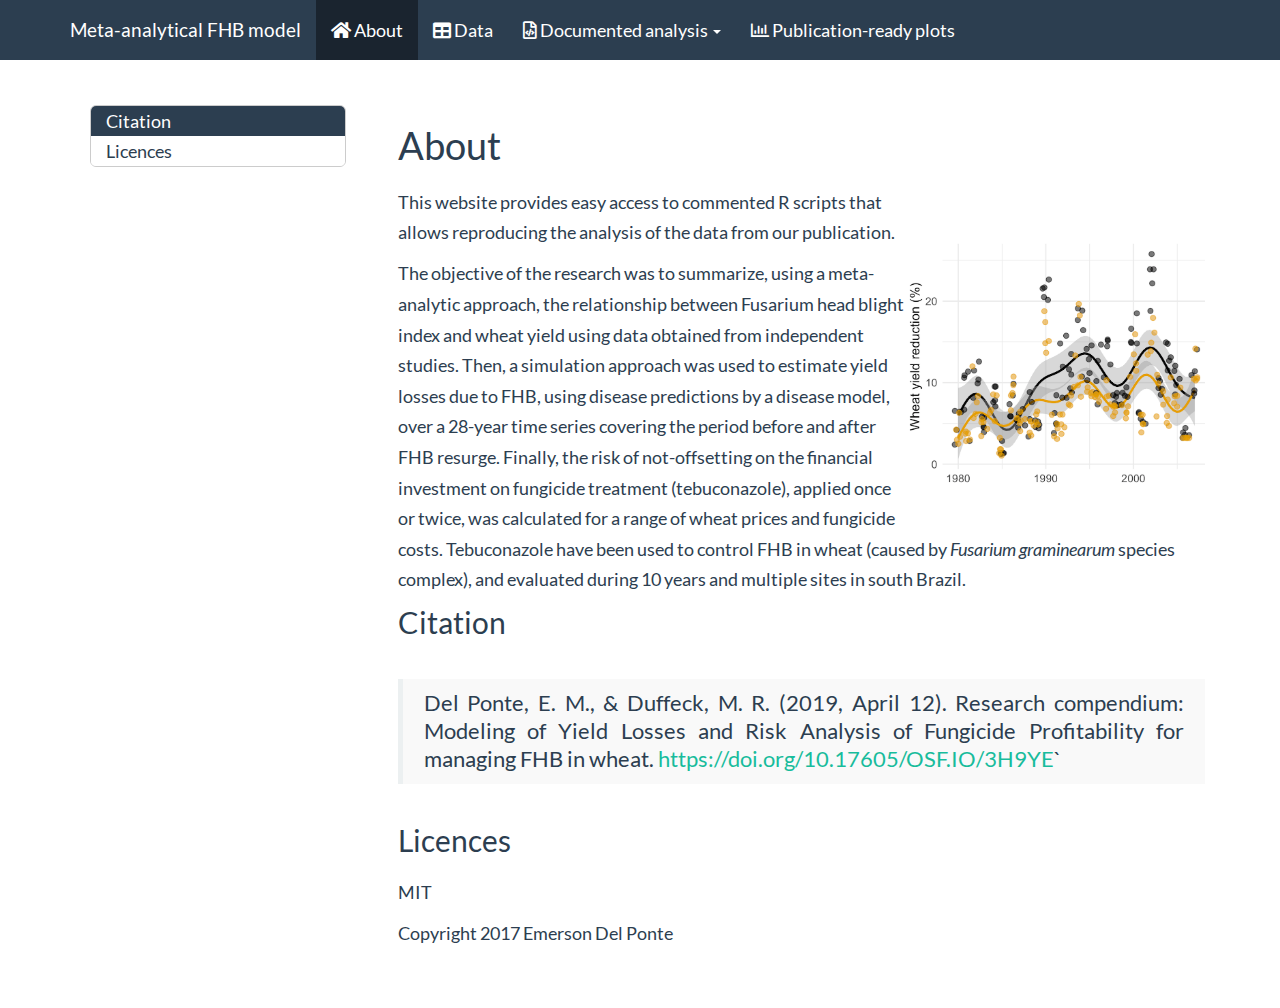
<file: docs/index.html>
<!DOCTYPE html>

<html xmlns="http://www.w3.org/1999/xhtml">

<head>

<meta charset="utf-8" />
<meta http-equiv="Content-Type" content="text/html; charset=utf-8" />
<meta name="generator" content="pandoc" />




<title>About</title>

<script src="site_libs/jquery-1.11.3/jquery.min.js"></script>
<meta name="viewport" content="width=device-width, initial-scale=1" />
<link href="site_libs/bootstrap-3.3.5/css/flatly.min.css" rel="stylesheet" />
<script src="site_libs/bootstrap-3.3.5/js/bootstrap.min.js"></script>
<script src="site_libs/bootstrap-3.3.5/shim/html5shiv.min.js"></script>
<script src="site_libs/bootstrap-3.3.5/shim/respond.min.js"></script>
<script src="site_libs/jqueryui-1.11.4/jquery-ui.min.js"></script>
<link href="site_libs/tocify-1.9.1/jquery.tocify.css" rel="stylesheet" />
<script src="site_libs/tocify-1.9.1/jquery.tocify.js"></script>
<script src="site_libs/navigation-1.1/tabsets.js"></script>
<link href="site_libs/highlightjs-9.12.0/default.css" rel="stylesheet" />
<script src="site_libs/highlightjs-9.12.0/highlight.js"></script>
<link href="site_libs/pagedtable-1.1/css/pagedtable.css" rel="stylesheet" />
<script src="site_libs/pagedtable-1.1/js/pagedtable.js"></script>
<link href="site_libs/font-awesome-5.1.0/css/all.css" rel="stylesheet" />
<link href="site_libs/font-awesome-5.1.0/css/v4-shims.css" rel="stylesheet" />

<style type="text/css">code{white-space: pre;}</style>
<style type="text/css">
  pre:not([class]) {
    background-color: white;
  }
</style>
<script type="text/javascript">
if (window.hljs) {
  hljs.configure({languages: []});
  hljs.initHighlightingOnLoad();
  if (document.readyState && document.readyState === "complete") {
    window.setTimeout(function() { hljs.initHighlighting(); }, 0);
  }
}
</script>



<style type="text/css">
h1 {
  font-size: 34px;
}
h1.title {
  font-size: 38px;
}
h2 {
  font-size: 30px;
}
h3 {
  font-size: 24px;
}
h4 {
  font-size: 18px;
}
h5 {
  font-size: 16px;
}
h6 {
  font-size: 12px;
}
.table th:not([align]) {
  text-align: left;
}
</style>

<link rel="stylesheet" href="style.css" type="text/css" />



<style type = "text/css">
.main-container {
  max-width: 940px;
  margin-left: auto;
  margin-right: auto;
}
code {
  color: inherit;
  background-color: rgba(0, 0, 0, 0.04);
}
img {
  max-width:100%;
  height: auto;
}
.tabbed-pane {
  padding-top: 12px;
}
.html-widget {
  margin-bottom: 20px;
}
button.code-folding-btn:focus {
  outline: none;
}
summary {
  display: list-item;
}
</style>


<style type="text/css">
/* padding for bootstrap navbar */
body {
  padding-top: 60px;
  padding-bottom: 40px;
}
/* offset scroll position for anchor links (for fixed navbar)  */
.section h1 {
  padding-top: 65px;
  margin-top: -65px;
}
.section h2 {
  padding-top: 65px;
  margin-top: -65px;
}
.section h3 {
  padding-top: 65px;
  margin-top: -65px;
}
.section h4 {
  padding-top: 65px;
  margin-top: -65px;
}
.section h5 {
  padding-top: 65px;
  margin-top: -65px;
}
.section h6 {
  padding-top: 65px;
  margin-top: -65px;
}
.dropdown-submenu {
  position: relative;
}
.dropdown-submenu>.dropdown-menu {
  top: 0;
  left: 100%;
  margin-top: -6px;
  margin-left: -1px;
  border-radius: 0 6px 6px 6px;
}
.dropdown-submenu:hover>.dropdown-menu {
  display: block;
}
.dropdown-submenu>a:after {
  display: block;
  content: " ";
  float: right;
  width: 0;
  height: 0;
  border-color: transparent;
  border-style: solid;
  border-width: 5px 0 5px 5px;
  border-left-color: #cccccc;
  margin-top: 5px;
  margin-right: -10px;
}
.dropdown-submenu:hover>a:after {
  border-left-color: #ffffff;
}
.dropdown-submenu.pull-left {
  float: none;
}
.dropdown-submenu.pull-left>.dropdown-menu {
  left: -100%;
  margin-left: 10px;
  border-radius: 6px 0 6px 6px;
}
</style>

<script>
// manage active state of menu based on current page
$(document).ready(function () {
  // active menu anchor
  href = window.location.pathname
  href = href.substr(href.lastIndexOf('/') + 1)
  if (href === "")
    href = "index.html";
  var menuAnchor = $('a[href="' + href + '"]');

  // mark it active
  menuAnchor.parent().addClass('active');

  // if it's got a parent navbar menu mark it active as well
  menuAnchor.closest('li.dropdown').addClass('active');
});
</script>

<!-- tabsets -->

<style type="text/css">
.tabset-dropdown > .nav-tabs {
  display: inline-table;
  max-height: 500px;
  min-height: 44px;
  overflow-y: auto;
  background: white;
  border: 1px solid #ddd;
  border-radius: 4px;
}

.tabset-dropdown > .nav-tabs > li.active:before {
  content: "";
  font-family: 'Glyphicons Halflings';
  display: inline-block;
  padding: 10px;
  border-right: 1px solid #ddd;
}

.tabset-dropdown > .nav-tabs.nav-tabs-open > li.active:before {
  content: "&#xe258;";
  border: none;
}

.tabset-dropdown > .nav-tabs.nav-tabs-open:before {
  content: "";
  font-family: 'Glyphicons Halflings';
  display: inline-block;
  padding: 10px;
  border-right: 1px solid #ddd;
}

.tabset-dropdown > .nav-tabs > li.active {
  display: block;
}

.tabset-dropdown > .nav-tabs > li > a,
.tabset-dropdown > .nav-tabs > li > a:focus,
.tabset-dropdown > .nav-tabs > li > a:hover {
  border: none;
  display: inline-block;
  border-radius: 4px;
}

.tabset-dropdown > .nav-tabs.nav-tabs-open > li {
  display: block;
  float: none;
}

.tabset-dropdown > .nav-tabs > li {
  display: none;
}
</style>

<script>
$(document).ready(function () {
  window.buildTabsets("TOC");
});

$(document).ready(function () {
  $('.tabset-dropdown > .nav-tabs > li').click(function () {
    $(this).parent().toggleClass('nav-tabs-open')
  });
});
</script>

<!-- code folding -->



<script>
$(document).ready(function ()  {

    // move toc-ignore selectors from section div to header
    $('div.section.toc-ignore')
        .removeClass('toc-ignore')
        .children('h1,h2,h3,h4,h5').addClass('toc-ignore');

    // establish options
    var options = {
      selectors: "h1,h2,h3",
      theme: "bootstrap3",
      context: '.toc-content',
      hashGenerator: function (text) {
        return text.replace(/[.\\/?&!#<>]/g, '').replace(/\s/g, '_').toLowerCase();
      },
      ignoreSelector: ".toc-ignore",
      scrollTo: 0
    };
    options.showAndHide = false;
    options.smoothScroll = false;

    // tocify
    var toc = $("#TOC").tocify(options).data("toc-tocify");
});
</script>

<style type="text/css">

#TOC {
  margin: 25px 0px 20px 0px;
}
@media (max-width: 768px) {
#TOC {
  position: relative;
  width: 100%;
}
}


.toc-content {
  padding-left: 30px;
  padding-right: 40px;
}

div.main-container {
  max-width: 1200px;
}

div.tocify {
  width: 20%;
  max-width: 260px;
  max-height: 85%;
}

@media (min-width: 768px) and (max-width: 991px) {
  div.tocify {
    width: 25%;
  }
}

@media (max-width: 767px) {
  div.tocify {
    width: 100%;
    max-width: none;
  }
}

.tocify ul, .tocify li {
  line-height: 20px;
}

.tocify-subheader .tocify-item {
  font-size: 0.90em;
  padding-left: 25px;
  text-indent: 0;
}

.tocify .list-group-item {
  border-radius: 0px;
}

.tocify-subheader {
  display: inline;
}
.tocify-subheader .tocify-item {
  font-size: 0.95em;
}

</style>



</head>

<body>


<div class="container-fluid main-container">


<!-- setup 3col/9col grid for toc_float and main content  -->
<div class="row-fluid">
<div class="col-xs-12 col-sm-4 col-md-3">
<div id="TOC" class="tocify">
</div>
</div>

<div class="toc-content col-xs-12 col-sm-8 col-md-9">




<div class="navbar navbar-default  navbar-fixed-top" role="navigation">
  <div class="container">
    <div class="navbar-header">
      <button type="button" class="navbar-toggle collapsed" data-toggle="collapse" data-target="#navbar">
        <span class="icon-bar"></span>
        <span class="icon-bar"></span>
        <span class="icon-bar"></span>
      </button>
      <a class="navbar-brand" href="index.html">Meta-analytical FHB model</a>
    </div>
    <div id="navbar" class="navbar-collapse collapse">
      <ul class="nav navbar-nav">
        <li>
  <a href="index.html">
    <span class="fa fa fa fa-home"></span>
     
    About
  </a>
</li>
<li>
  <a href="data.html">
    <span class="fa fa fa fa-table"></span>
     
    Data
  </a>
</li>
<li class="dropdown">
  <a href="#" class="dropdown-toggle" data-toggle="dropdown" role="button" aria-expanded="false">
    <span class="fa fa fa fa-file-code-o"></span>
     
    Documented analysis
     
    <span class="caret"></span>
  </a>
  <ul class="dropdown-menu" role="menu">
    <li>
      <a href="code_meta_analysis.html">Meta-analysis approach</a>
    </li>
    <li>
      <a href="code_yield_loss.html">Yield loss modeling</a>
    </li>
    <li>
      <a href="code_fungicide_simulation.html">Fungicide costs</a>
    </li>
  </ul>
</li>
<li>
  <a href="plots.html">
    <span class="fa fa-bar-chart"></span>
     
    Publication-ready plots
  </a>
</li>
      </ul>
      <ul class="nav navbar-nav navbar-right">
        
      </ul>
    </div><!--/.nav-collapse -->
  </div><!--/.container -->
</div><!--/.navbar -->

<div class="fluid-row" id="header">



<h1 class="title toc-ignore">About</h1>

</div>


<p><img src = "figs/coverfig.png" width=300 align = right> This website provides easy access to commented R scripts that allows reproducing the analysis of the data from our publication.</p>
<p>The objective of the research was to summarize, using a meta-analytic approach, the relationship between Fusarium head blight index and wheat yield using data obtained from independent studies. Then, a simulation approach was used to estimate yield losses due to FHB, using disease predictions by a disease model, over a 28-year time series covering the period before and after FHB resurge. Finally, the risk of not-offsetting on the financial investment on fungicide treatment (tebuconazole), applied once or twice, was calculated for a range of wheat prices and fungicide costs. Tebuconazole have been used to control FHB in wheat (caused by <em>Fusarium graminearum</em> species complex), and evaluated during 10 years and multiple sites in south Brazil.</p>
<div id="citation" class="section level2">
<h2>Citation</h2>
<blockquote>
<p>Del Ponte, E. M., &amp; Duffeck, M. R. (2019, April 12). Research compendium: Modeling of Yield Losses and Risk Analysis of Fungicide Profitability for managing FHB in wheat. <a href="https://doi.org/10.17605/OSF.IO/3H9YE" class="uri">https://doi.org/10.17605/OSF.IO/3H9YE</a>`</p>
</blockquote>
</div>
<div id="licences" class="section level2">
<h2>Licences</h2>
<p>MIT</p>
</div>



Copyright 2017 Emerson Del Ponte


</div>
</div>

</div>

<script>

// add bootstrap table styles to pandoc tables
function bootstrapStylePandocTables() {
  $('tr.header').parent('thead').parent('table').addClass('table table-condensed');
}
$(document).ready(function () {
  bootstrapStylePandocTables();
});


</script>

<!-- dynamically load mathjax for compatibility with self-contained -->
<script>
  (function () {
    var script = document.createElement("script");
    script.type = "text/javascript";
    script.src  = "https://mathjax.rstudio.com/latest/MathJax.js?config=TeX-AMS-MML_HTMLorMML";
    document.getElementsByTagName("head")[0].appendChild(script);
  })();
</script>

</body>
</html>
</file>
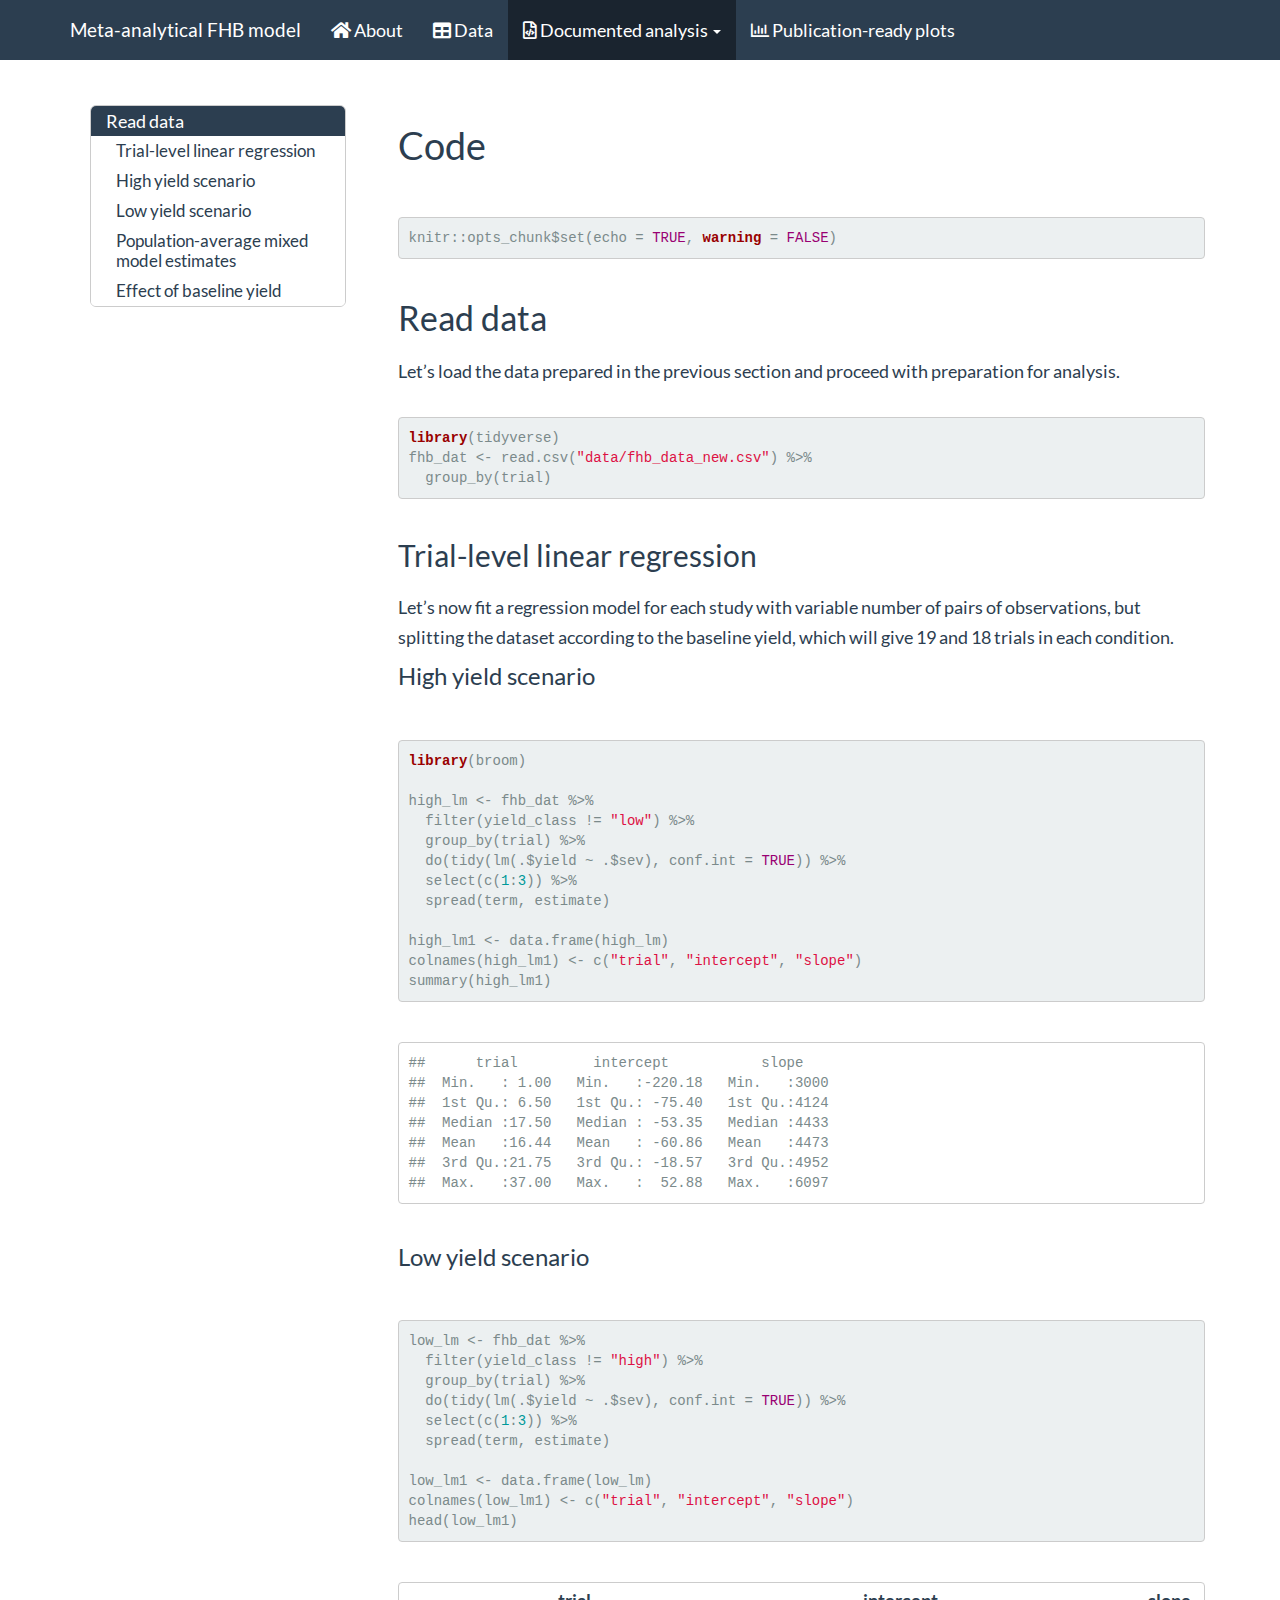
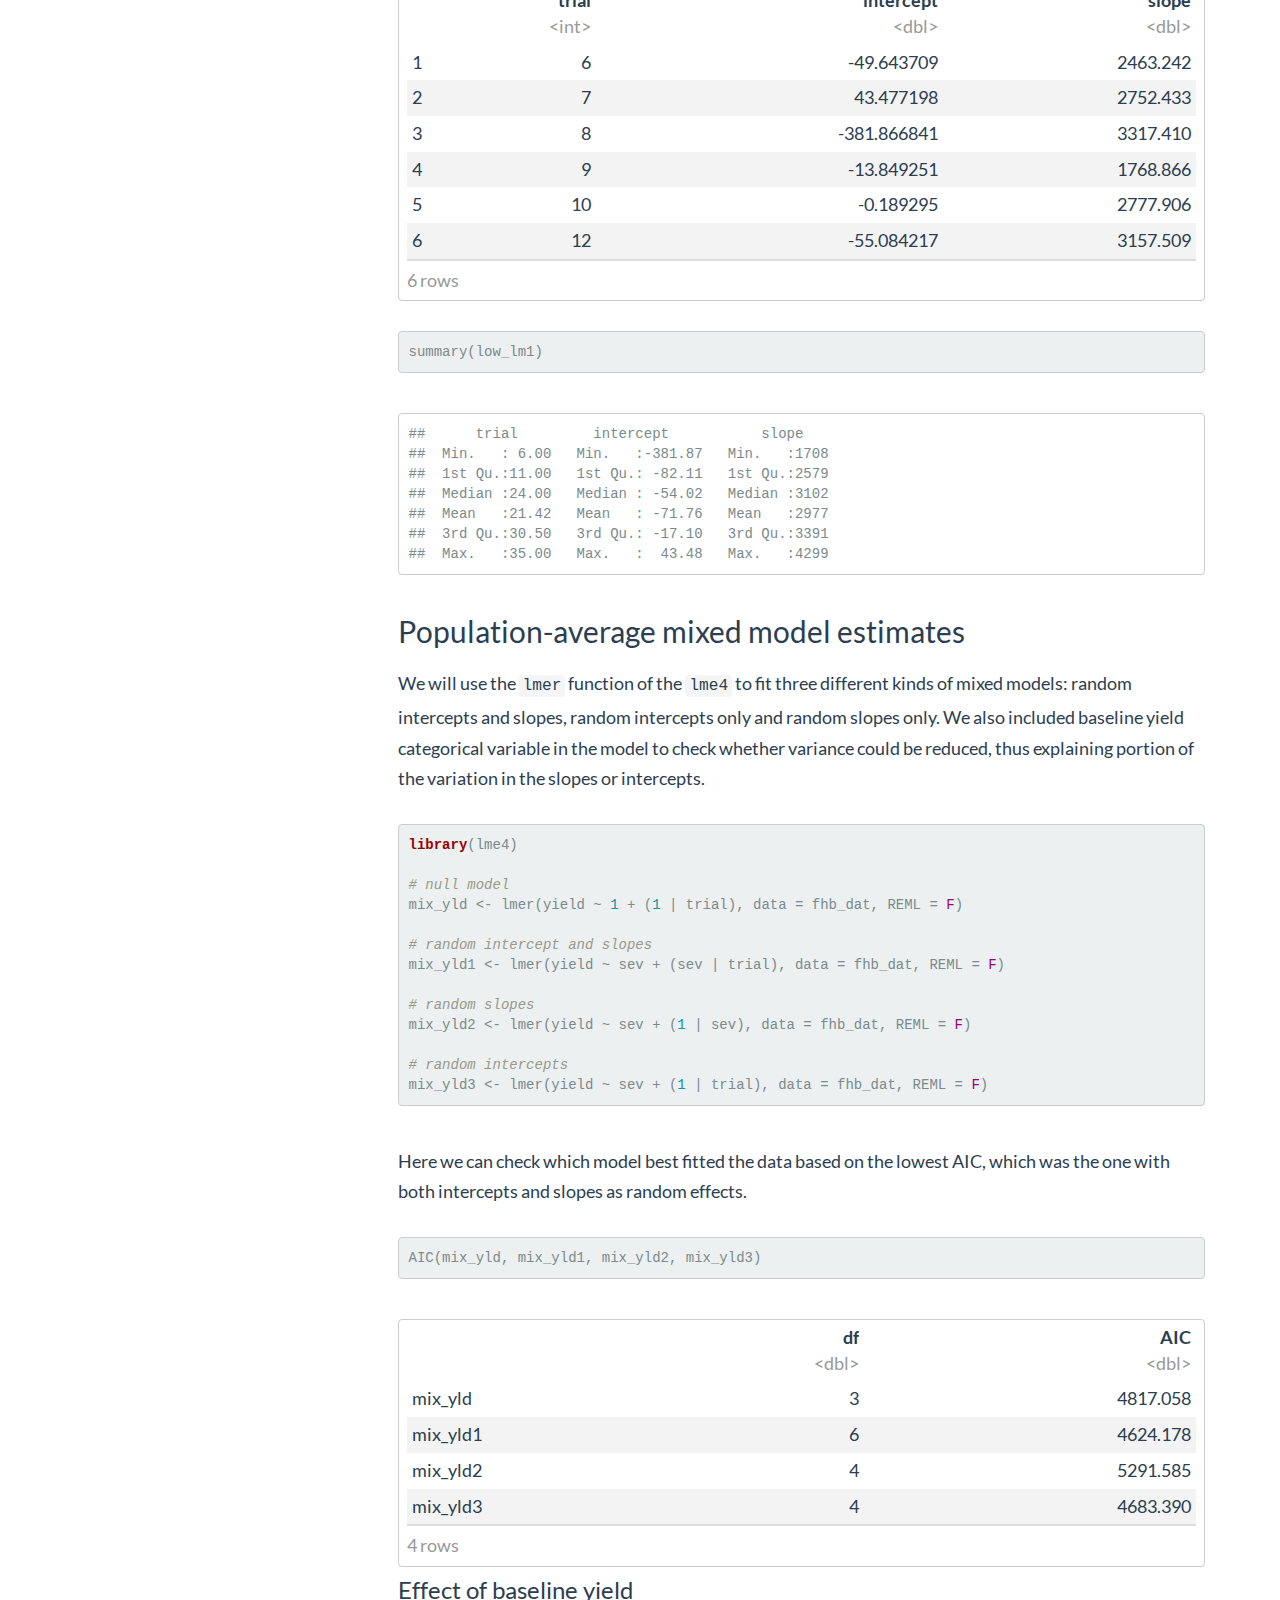
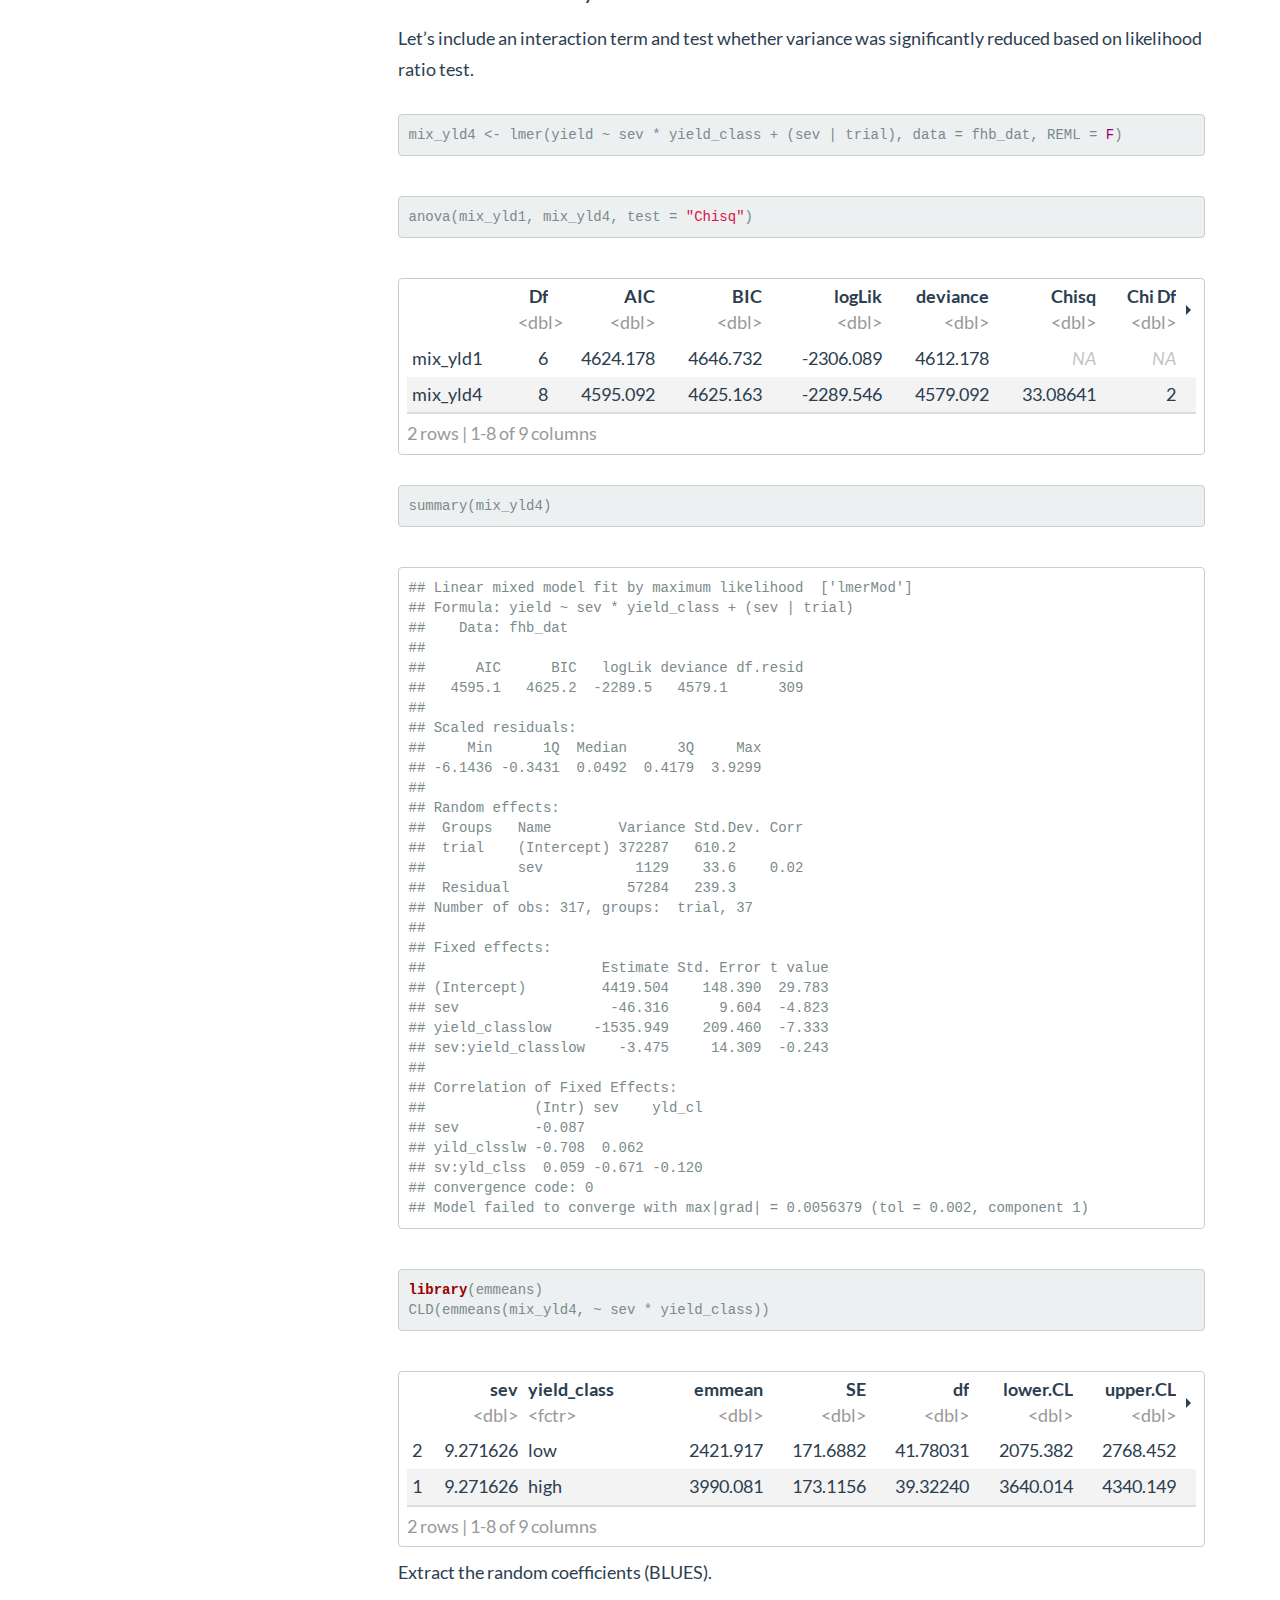
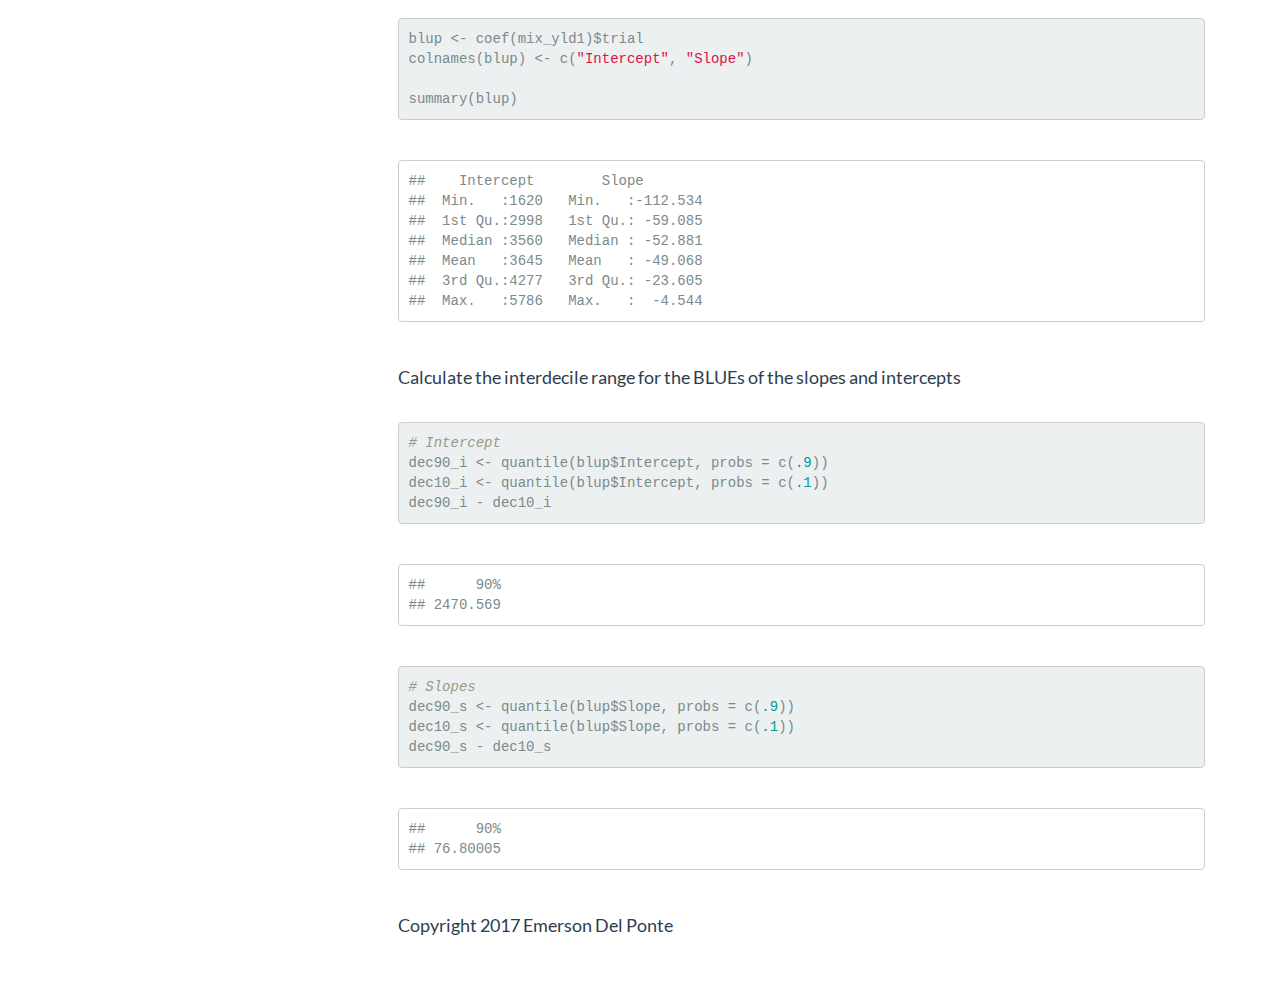
<file: docs/code_meta_analysis.html>
<!DOCTYPE html>

<html xmlns="http://www.w3.org/1999/xhtml">

<head>

<meta charset="utf-8" />
<meta http-equiv="Content-Type" content="text/html; charset=utf-8" />
<meta name="generator" content="pandoc" />




<title>Code</title>

<script src="site_libs/jquery-1.11.3/jquery.min.js"></script>
<meta name="viewport" content="width=device-width, initial-scale=1" />
<link href="site_libs/bootstrap-3.3.5/css/flatly.min.css" rel="stylesheet" />
<script src="site_libs/bootstrap-3.3.5/js/bootstrap.min.js"></script>
<script src="site_libs/bootstrap-3.3.5/shim/html5shiv.min.js"></script>
<script src="site_libs/bootstrap-3.3.5/shim/respond.min.js"></script>
<script src="site_libs/jqueryui-1.11.4/jquery-ui.min.js"></script>
<link href="site_libs/tocify-1.9.1/jquery.tocify.css" rel="stylesheet" />
<script src="site_libs/tocify-1.9.1/jquery.tocify.js"></script>
<script src="site_libs/navigation-1.1/tabsets.js"></script>
<link href="site_libs/highlightjs-9.12.0/default.css" rel="stylesheet" />
<script src="site_libs/highlightjs-9.12.0/highlight.js"></script>
<link href="site_libs/pagedtable-1.1/css/pagedtable.css" rel="stylesheet" />
<script src="site_libs/pagedtable-1.1/js/pagedtable.js"></script>
<link href="site_libs/font-awesome-5.1.0/css/all.css" rel="stylesheet" />
<link href="site_libs/font-awesome-5.1.0/css/v4-shims.css" rel="stylesheet" />

<style type="text/css">code{white-space: pre;}</style>
<style type="text/css">
  pre:not([class]) {
    background-color: white;
  }
</style>
<script type="text/javascript">
if (window.hljs) {
  hljs.configure({languages: []});
  hljs.initHighlightingOnLoad();
  if (document.readyState && document.readyState === "complete") {
    window.setTimeout(function() { hljs.initHighlighting(); }, 0);
  }
}
</script>



<style type="text/css">
h1 {
  font-size: 34px;
}
h1.title {
  font-size: 38px;
}
h2 {
  font-size: 30px;
}
h3 {
  font-size: 24px;
}
h4 {
  font-size: 18px;
}
h5 {
  font-size: 16px;
}
h6 {
  font-size: 12px;
}
.table th:not([align]) {
  text-align: left;
}
</style>

<link rel="stylesheet" href="style.css" type="text/css" />



<style type = "text/css">
.main-container {
  max-width: 940px;
  margin-left: auto;
  margin-right: auto;
}
code {
  color: inherit;
  background-color: rgba(0, 0, 0, 0.04);
}
img {
  max-width:100%;
  height: auto;
}
.tabbed-pane {
  padding-top: 12px;
}
.html-widget {
  margin-bottom: 20px;
}
button.code-folding-btn:focus {
  outline: none;
}
summary {
  display: list-item;
}
</style>


<style type="text/css">
/* padding for bootstrap navbar */
body {
  padding-top: 60px;
  padding-bottom: 40px;
}
/* offset scroll position for anchor links (for fixed navbar)  */
.section h1 {
  padding-top: 65px;
  margin-top: -65px;
}
.section h2 {
  padding-top: 65px;
  margin-top: -65px;
}
.section h3 {
  padding-top: 65px;
  margin-top: -65px;
}
.section h4 {
  padding-top: 65px;
  margin-top: -65px;
}
.section h5 {
  padding-top: 65px;
  margin-top: -65px;
}
.section h6 {
  padding-top: 65px;
  margin-top: -65px;
}
.dropdown-submenu {
  position: relative;
}
.dropdown-submenu>.dropdown-menu {
  top: 0;
  left: 100%;
  margin-top: -6px;
  margin-left: -1px;
  border-radius: 0 6px 6px 6px;
}
.dropdown-submenu:hover>.dropdown-menu {
  display: block;
}
.dropdown-submenu>a:after {
  display: block;
  content: " ";
  float: right;
  width: 0;
  height: 0;
  border-color: transparent;
  border-style: solid;
  border-width: 5px 0 5px 5px;
  border-left-color: #cccccc;
  margin-top: 5px;
  margin-right: -10px;
}
.dropdown-submenu:hover>a:after {
  border-left-color: #ffffff;
}
.dropdown-submenu.pull-left {
  float: none;
}
.dropdown-submenu.pull-left>.dropdown-menu {
  left: -100%;
  margin-left: 10px;
  border-radius: 6px 0 6px 6px;
}
</style>

<script>
// manage active state of menu based on current page
$(document).ready(function () {
  // active menu anchor
  href = window.location.pathname
  href = href.substr(href.lastIndexOf('/') + 1)
  if (href === "")
    href = "index.html";
  var menuAnchor = $('a[href="' + href + '"]');

  // mark it active
  menuAnchor.parent().addClass('active');

  // if it's got a parent navbar menu mark it active as well
  menuAnchor.closest('li.dropdown').addClass('active');
});
</script>

<!-- tabsets -->

<style type="text/css">
.tabset-dropdown > .nav-tabs {
  display: inline-table;
  max-height: 500px;
  min-height: 44px;
  overflow-y: auto;
  background: white;
  border: 1px solid #ddd;
  border-radius: 4px;
}

.tabset-dropdown > .nav-tabs > li.active:before {
  content: "";
  font-family: 'Glyphicons Halflings';
  display: inline-block;
  padding: 10px;
  border-right: 1px solid #ddd;
}

.tabset-dropdown > .nav-tabs.nav-tabs-open > li.active:before {
  content: "&#xe258;";
  border: none;
}

.tabset-dropdown > .nav-tabs.nav-tabs-open:before {
  content: "";
  font-family: 'Glyphicons Halflings';
  display: inline-block;
  padding: 10px;
  border-right: 1px solid #ddd;
}

.tabset-dropdown > .nav-tabs > li.active {
  display: block;
}

.tabset-dropdown > .nav-tabs > li > a,
.tabset-dropdown > .nav-tabs > li > a:focus,
.tabset-dropdown > .nav-tabs > li > a:hover {
  border: none;
  display: inline-block;
  border-radius: 4px;
}

.tabset-dropdown > .nav-tabs.nav-tabs-open > li {
  display: block;
  float: none;
}

.tabset-dropdown > .nav-tabs > li {
  display: none;
}
</style>

<script>
$(document).ready(function () {
  window.buildTabsets("TOC");
});

$(document).ready(function () {
  $('.tabset-dropdown > .nav-tabs > li').click(function () {
    $(this).parent().toggleClass('nav-tabs-open')
  });
});
</script>

<!-- code folding -->



<script>
$(document).ready(function ()  {

    // move toc-ignore selectors from section div to header
    $('div.section.toc-ignore')
        .removeClass('toc-ignore')
        .children('h1,h2,h3,h4,h5').addClass('toc-ignore');

    // establish options
    var options = {
      selectors: "h1,h2,h3",
      theme: "bootstrap3",
      context: '.toc-content',
      hashGenerator: function (text) {
        return text.replace(/[.\\/?&!#<>]/g, '').replace(/\s/g, '_').toLowerCase();
      },
      ignoreSelector: ".toc-ignore",
      scrollTo: 0
    };
    options.showAndHide = false;
    options.smoothScroll = false;

    // tocify
    var toc = $("#TOC").tocify(options).data("toc-tocify");
});
</script>

<style type="text/css">

#TOC {
  margin: 25px 0px 20px 0px;
}
@media (max-width: 768px) {
#TOC {
  position: relative;
  width: 100%;
}
}


.toc-content {
  padding-left: 30px;
  padding-right: 40px;
}

div.main-container {
  max-width: 1200px;
}

div.tocify {
  width: 20%;
  max-width: 260px;
  max-height: 85%;
}

@media (min-width: 768px) and (max-width: 991px) {
  div.tocify {
    width: 25%;
  }
}

@media (max-width: 767px) {
  div.tocify {
    width: 100%;
    max-width: none;
  }
}

.tocify ul, .tocify li {
  line-height: 20px;
}

.tocify-subheader .tocify-item {
  font-size: 0.90em;
  padding-left: 25px;
  text-indent: 0;
}

.tocify .list-group-item {
  border-radius: 0px;
}

.tocify-subheader {
  display: inline;
}
.tocify-subheader .tocify-item {
  font-size: 0.95em;
}

</style>



</head>

<body>


<div class="container-fluid main-container">


<!-- setup 3col/9col grid for toc_float and main content  -->
<div class="row-fluid">
<div class="col-xs-12 col-sm-4 col-md-3">
<div id="TOC" class="tocify">
</div>
</div>

<div class="toc-content col-xs-12 col-sm-8 col-md-9">




<div class="navbar navbar-default  navbar-fixed-top" role="navigation">
  <div class="container">
    <div class="navbar-header">
      <button type="button" class="navbar-toggle collapsed" data-toggle="collapse" data-target="#navbar">
        <span class="icon-bar"></span>
        <span class="icon-bar"></span>
        <span class="icon-bar"></span>
      </button>
      <a class="navbar-brand" href="index.html">Meta-analytical FHB model</a>
    </div>
    <div id="navbar" class="navbar-collapse collapse">
      <ul class="nav navbar-nav">
        <li>
  <a href="index.html">
    <span class="fa fa fa fa-home"></span>
     
    About
  </a>
</li>
<li>
  <a href="data.html">
    <span class="fa fa fa fa-table"></span>
     
    Data
  </a>
</li>
<li class="dropdown">
  <a href="#" class="dropdown-toggle" data-toggle="dropdown" role="button" aria-expanded="false">
    <span class="fa fa fa fa-file-code-o"></span>
     
    Documented analysis
     
    <span class="caret"></span>
  </a>
  <ul class="dropdown-menu" role="menu">
    <li>
      <a href="code_meta_analysis.html">Meta-analysis approach</a>
    </li>
    <li>
      <a href="code_yield_loss.html">Yield loss modeling</a>
    </li>
    <li>
      <a href="code_fungicide_simulation.html">Fungicide costs</a>
    </li>
  </ul>
</li>
<li>
  <a href="plots.html">
    <span class="fa fa-bar-chart"></span>
     
    Publication-ready plots
  </a>
</li>
      </ul>
      <ul class="nav navbar-nav navbar-right">
        
      </ul>
    </div><!--/.nav-collapse -->
  </div><!--/.container -->
</div><!--/.navbar -->

<div class="fluid-row" id="header">



<h1 class="title toc-ignore">Code</h1>

</div>


<pre class="r"><code>knitr::opts_chunk$set(echo = TRUE, warning = FALSE)</code></pre>
<div id="read-data" class="section level1">
<h1>Read data</h1>
<p>Let’s load the data prepared in the previous section and proceed with preparation for analysis.</p>
<pre class="r"><code>library(tidyverse)
fhb_dat &lt;- read.csv(&quot;data/fhb_data_new.csv&quot;) %&gt;%
  group_by(trial)</code></pre>
<div id="trial-level-linear-regression" class="section level2">
<h2>Trial-level linear regression</h2>
<p>Let’s now fit a regression model for each study with variable number of pairs of observations, but splitting the dataset according to the baseline yield, which will give 19 and 18 trials in each condition.</p>
<div id="high-yield-scenario" class="section level3">
<h3>High yield scenario</h3>
<pre class="r"><code>library(broom)

high_lm &lt;- fhb_dat %&gt;%
  filter(yield_class != &quot;low&quot;) %&gt;%
  group_by(trial) %&gt;%
  do(tidy(lm(.$yield ~ .$sev), conf.int = TRUE)) %&gt;%
  select(c(1:3)) %&gt;%
  spread(term, estimate)

high_lm1 &lt;- data.frame(high_lm)
colnames(high_lm1) &lt;- c(&quot;trial&quot;, &quot;intercept&quot;, &quot;slope&quot;)
summary(high_lm1)</code></pre>
<pre><code>##      trial         intercept           slope     
##  Min.   : 1.00   Min.   :-220.18   Min.   :3000  
##  1st Qu.: 6.50   1st Qu.: -75.40   1st Qu.:4124  
##  Median :17.50   Median : -53.35   Median :4433  
##  Mean   :16.44   Mean   : -60.86   Mean   :4473  
##  3rd Qu.:21.75   3rd Qu.: -18.57   3rd Qu.:4952  
##  Max.   :37.00   Max.   :  52.88   Max.   :6097</code></pre>
</div>
<div id="low-yield-scenario" class="section level3">
<h3>Low yield scenario</h3>
<pre class="r"><code>low_lm &lt;- fhb_dat %&gt;%
  filter(yield_class != &quot;high&quot;) %&gt;%
  group_by(trial) %&gt;%
  do(tidy(lm(.$yield ~ .$sev), conf.int = TRUE)) %&gt;%
  select(c(1:3)) %&gt;%
  spread(term, estimate)

low_lm1 &lt;- data.frame(low_lm)
colnames(low_lm1) &lt;- c(&quot;trial&quot;, &quot;intercept&quot;, &quot;slope&quot;)
head(low_lm1)</code></pre>
<div data-pagedtable="false">
<script data-pagedtable-source type="application/json">
{"columns":[{"label":[""],"name":["_rn_"],"type":[""],"align":["left"]},{"label":["trial"],"name":[1],"type":["int"],"align":["right"]},{"label":["intercept"],"name":[2],"type":["dbl"],"align":["right"]},{"label":["slope"],"name":[3],"type":["dbl"],"align":["right"]}],"data":[{"1":"6","2":"-49.643709","3":"2463.242","_rn_":"1"},{"1":"7","2":"43.477198","3":"2752.433","_rn_":"2"},{"1":"8","2":"-381.866841","3":"3317.410","_rn_":"3"},{"1":"9","2":"-13.849251","3":"1768.866","_rn_":"4"},{"1":"10","2":"-0.189295","3":"2777.906","_rn_":"5"},{"1":"12","2":"-55.084217","3":"3157.509","_rn_":"6"}],"options":{"columns":{"min":{},"max":[10]},"rows":{"min":[10],"max":[10]},"pages":{}}}
  </script>
</div>
<pre class="r"><code>summary(low_lm1)</code></pre>
<pre><code>##      trial         intercept           slope     
##  Min.   : 6.00   Min.   :-381.87   Min.   :1708  
##  1st Qu.:11.00   1st Qu.: -82.11   1st Qu.:2579  
##  Median :24.00   Median : -54.02   Median :3102  
##  Mean   :21.42   Mean   : -71.76   Mean   :2977  
##  3rd Qu.:30.50   3rd Qu.: -17.10   3rd Qu.:3391  
##  Max.   :35.00   Max.   :  43.48   Max.   :4299</code></pre>
</div>
</div>
<div id="population-average-mixed-model-estimates" class="section level2">
<h2>Population-average mixed model estimates</h2>
<p>We will use the <code>lmer</code> function of the <code>lme4</code> to fit three different kinds of mixed models: random intercepts and slopes, random intercepts only and random slopes only. We also included baseline yield categorical variable in the model to check whether variance could be reduced, thus explaining portion of the variation in the slopes or intercepts.</p>
<pre class="r"><code>library(lme4)

# null model
mix_yld &lt;- lmer(yield ~ 1 + (1 | trial), data = fhb_dat, REML = F)

# random intercept and slopes
mix_yld1 &lt;- lmer(yield ~ sev + (sev | trial), data = fhb_dat, REML = F)

# random slopes
mix_yld2 &lt;- lmer(yield ~ sev + (1 | sev), data = fhb_dat, REML = F)

# random intercepts
mix_yld3 &lt;- lmer(yield ~ sev + (1 | trial), data = fhb_dat, REML = F)</code></pre>
<p>Here we can check which model best fitted the data based on the lowest AIC, which was the one with both intercepts and slopes as random effects.</p>
<pre class="r"><code>AIC(mix_yld, mix_yld1, mix_yld2, mix_yld3)</code></pre>
<div data-pagedtable="false">
<script data-pagedtable-source type="application/json">
{"columns":[{"label":[""],"name":["_rn_"],"type":[""],"align":["left"]},{"label":["df"],"name":[1],"type":["dbl"],"align":["right"]},{"label":["AIC"],"name":[2],"type":["dbl"],"align":["right"]}],"data":[{"1":"3","2":"4817.058","_rn_":"mix_yld"},{"1":"6","2":"4624.178","_rn_":"mix_yld1"},{"1":"4","2":"5291.585","_rn_":"mix_yld2"},{"1":"4","2":"4683.390","_rn_":"mix_yld3"}],"options":{"columns":{"min":{},"max":[10]},"rows":{"min":[10],"max":[10]},"pages":{}}}
  </script>
</div>
<div id="effect-of-baseline-yield" class="section level3">
<h3>Effect of baseline yield</h3>
<p>Let’s include an interaction term and test whether variance was significantly reduced based on likelihood ratio test.</p>
<pre class="r"><code>mix_yld4 &lt;- lmer(yield ~ sev * yield_class + (sev | trial), data = fhb_dat, REML = F)</code></pre>
<pre class="r"><code>anova(mix_yld1, mix_yld4, test = &quot;Chisq&quot;)</code></pre>
<div data-pagedtable="false">
<script data-pagedtable-source type="application/json">
{"columns":[{"label":[""],"name":["_rn_"],"type":[""],"align":["left"]},{"label":["Df"],"name":[1],"type":["dbl"],"align":["right"]},{"label":["AIC"],"name":[2],"type":["dbl"],"align":["right"]},{"label":["BIC"],"name":[3],"type":["dbl"],"align":["right"]},{"label":["logLik"],"name":[4],"type":["dbl"],"align":["right"]},{"label":["deviance"],"name":[5],"type":["dbl"],"align":["right"]},{"label":["Chisq"],"name":[6],"type":["dbl"],"align":["right"]},{"label":["Chi Df"],"name":[7],"type":["dbl"],"align":["right"]},{"label":["Pr(>Chisq)"],"name":[8],"type":["dbl"],"align":["right"]}],"data":[{"1":"6","2":"4624.178","3":"4646.732","4":"-2306.089","5":"4612.178","6":"NA","7":"NA","8":"NA","_rn_":"mix_yld1"},{"1":"8","2":"4595.092","3":"4625.163","4":"-2289.546","5":"4579.092","6":"33.08641","7":"2","8":"6.536987e-08","_rn_":"mix_yld4"}],"options":{"columns":{"min":{},"max":[10]},"rows":{"min":[10],"max":[10]},"pages":{}}}
  </script>
</div>
<pre class="r"><code>summary(mix_yld4)</code></pre>
<pre><code>## Linear mixed model fit by maximum likelihood  [&#39;lmerMod&#39;]
## Formula: yield ~ sev * yield_class + (sev | trial)
##    Data: fhb_dat
## 
##      AIC      BIC   logLik deviance df.resid 
##   4595.1   4625.2  -2289.5   4579.1      309 
## 
## Scaled residuals: 
##     Min      1Q  Median      3Q     Max 
## -6.1436 -0.3431  0.0492  0.4179  3.9299 
## 
## Random effects:
##  Groups   Name        Variance Std.Dev. Corr
##  trial    (Intercept) 372287   610.2        
##           sev           1129    33.6    0.02
##  Residual              57284   239.3        
## Number of obs: 317, groups:  trial, 37
## 
## Fixed effects:
##                     Estimate Std. Error t value
## (Intercept)         4419.504    148.390  29.783
## sev                  -46.316      9.604  -4.823
## yield_classlow     -1535.949    209.460  -7.333
## sev:yield_classlow    -3.475     14.309  -0.243
## 
## Correlation of Fixed Effects:
##             (Intr) sev    yld_cl
## sev         -0.087              
## yild_clsslw -0.708  0.062       
## sv:yld_clss  0.059 -0.671 -0.120
## convergence code: 0
## Model failed to converge with max|grad| = 0.0056379 (tol = 0.002, component 1)</code></pre>
<pre class="r"><code>library(emmeans)
CLD(emmeans(mix_yld4, ~ sev * yield_class))</code></pre>
<div data-pagedtable="false">
<script data-pagedtable-source type="application/json">
{"columns":[{"label":[""],"name":["_rn_"],"type":[""],"align":["left"]},{"label":["sev"],"name":[1],"type":["dbl"],"align":["right"]},{"label":["yield_class"],"name":[2],"type":["fctr"],"align":["left"]},{"label":["emmean"],"name":[3],"type":["dbl"],"align":["right"]},{"label":["SE"],"name":[4],"type":["dbl"],"align":["right"]},{"label":["df"],"name":[5],"type":["dbl"],"align":["right"]},{"label":["lower.CL"],"name":[6],"type":["dbl"],"align":["right"]},{"label":["upper.CL"],"name":[7],"type":["dbl"],"align":["right"]},{"label":[".group"],"name":[8],"type":["chr"],"align":["left"]}],"data":[{"1":"9.271626","2":"low","3":"2421.917","4":"171.6882","5":"41.78031","6":"2075.382","7":"2768.452","8":"1","_rn_":"2"},{"1":"9.271626","2":"high","3":"3990.081","4":"173.1156","5":"39.32240","6":"3640.014","7":"4340.149","8":"2","_rn_":"1"}],"options":{"columns":{"min":{},"max":[10]},"rows":{"min":[10],"max":[10]},"pages":{}}}
  </script>
</div>
<p>Extract the random coefficients (BLUES).</p>
<pre class="r"><code>blup &lt;- coef(mix_yld1)$trial
colnames(blup) &lt;- c(&quot;Intercept&quot;, &quot;Slope&quot;)

summary(blup)</code></pre>
<pre><code>##    Intercept        Slope         
##  Min.   :1620   Min.   :-112.534  
##  1st Qu.:2998   1st Qu.: -59.085  
##  Median :3560   Median : -52.881  
##  Mean   :3645   Mean   : -49.068  
##  3rd Qu.:4277   3rd Qu.: -23.605  
##  Max.   :5786   Max.   :  -4.544</code></pre>
<p>Calculate the interdecile range for the BLUEs of the slopes and intercepts</p>
<pre class="r"><code># Intercept
dec90_i &lt;- quantile(blup$Intercept, probs = c(.9))
dec10_i &lt;- quantile(blup$Intercept, probs = c(.1))
dec90_i - dec10_i</code></pre>
<pre><code>##      90% 
## 2470.569</code></pre>
<pre class="r"><code># Slopes
dec90_s &lt;- quantile(blup$Slope, probs = c(.9))
dec10_s &lt;- quantile(blup$Slope, probs = c(.1))
dec90_s - dec10_s</code></pre>
<pre><code>##      90% 
## 76.80005</code></pre>
</div>
</div>
</div>



Copyright 2017 Emerson Del Ponte


</div>
</div>

</div>

<script>

// add bootstrap table styles to pandoc tables
function bootstrapStylePandocTables() {
  $('tr.header').parent('thead').parent('table').addClass('table table-condensed');
}
$(document).ready(function () {
  bootstrapStylePandocTables();
});


</script>

<!-- dynamically load mathjax for compatibility with self-contained -->
<script>
  (function () {
    var script = document.createElement("script");
    script.type = "text/javascript";
    script.src  = "https://mathjax.rstudio.com/latest/MathJax.js?config=TeX-AMS-MML_HTMLorMML";
    document.getElementsByTagName("head")[0].appendChild(script);
  })();
</script>

</body>
</html>
</file>
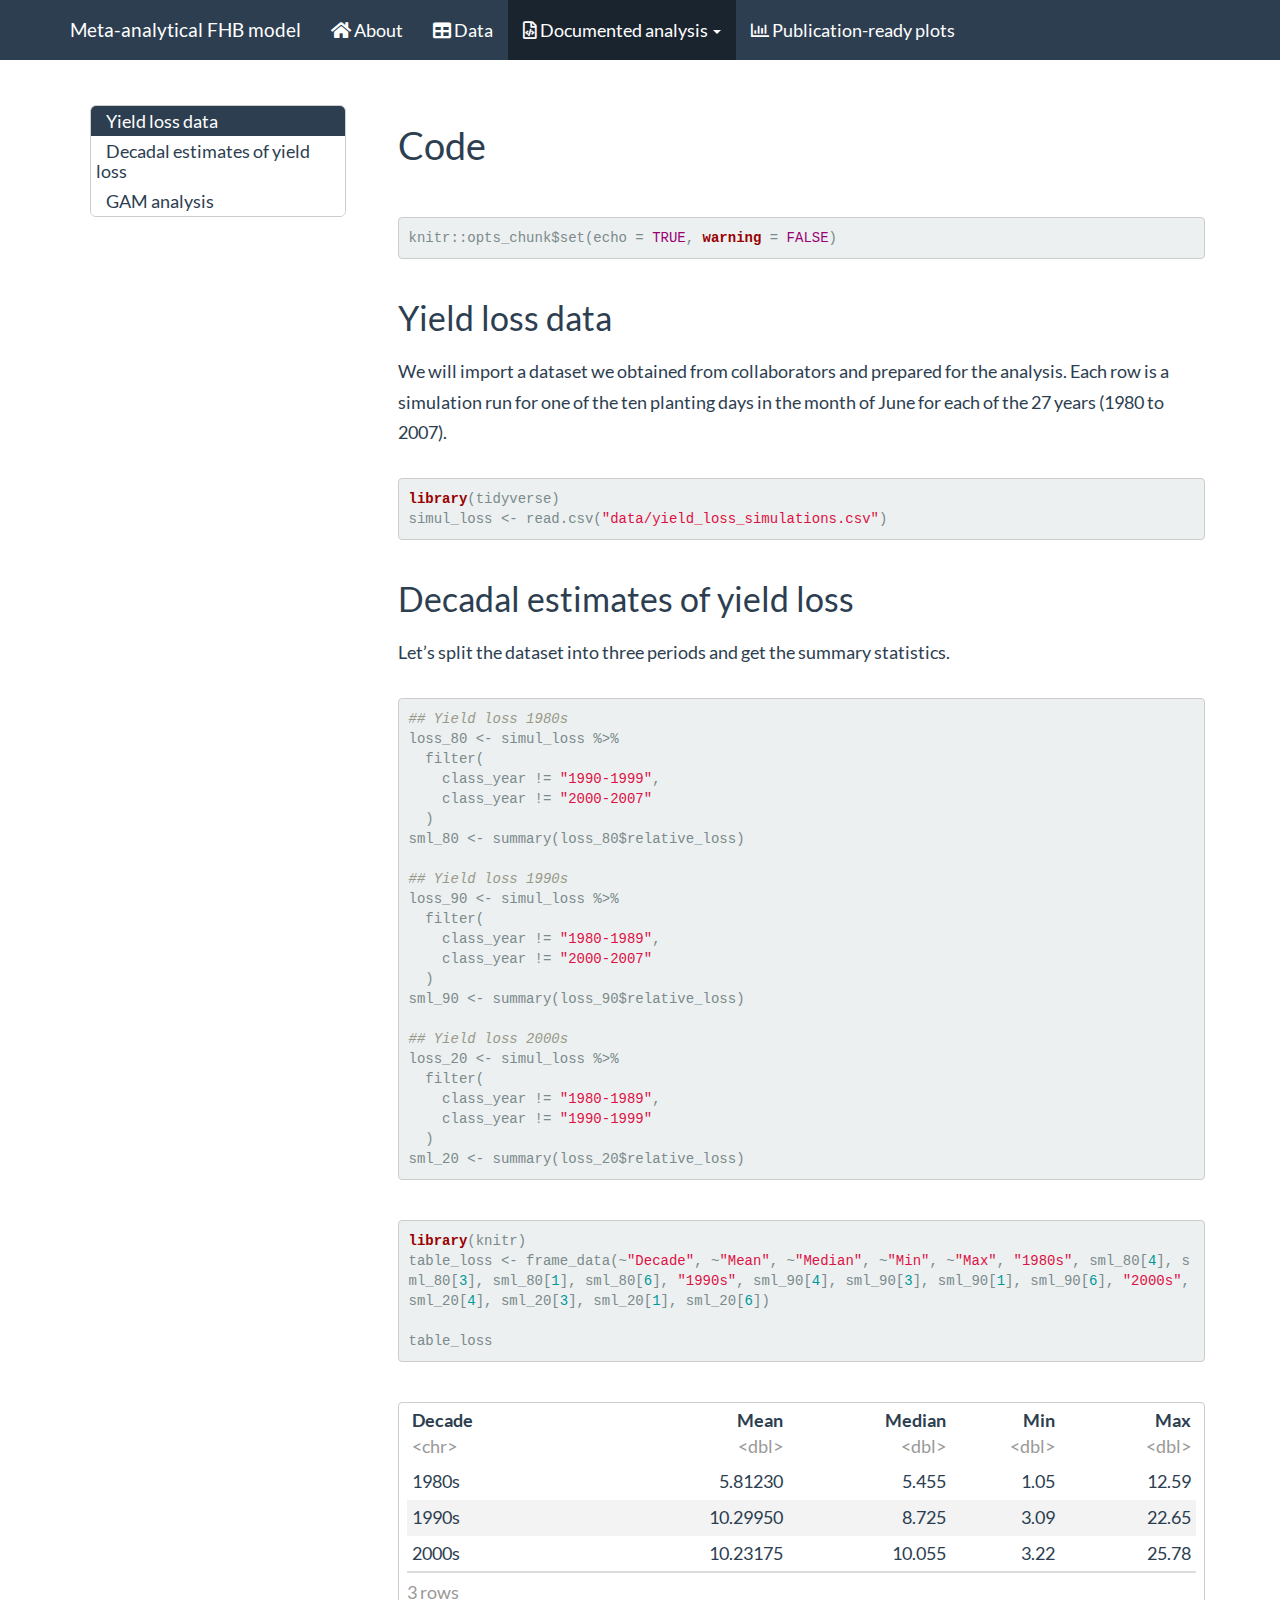
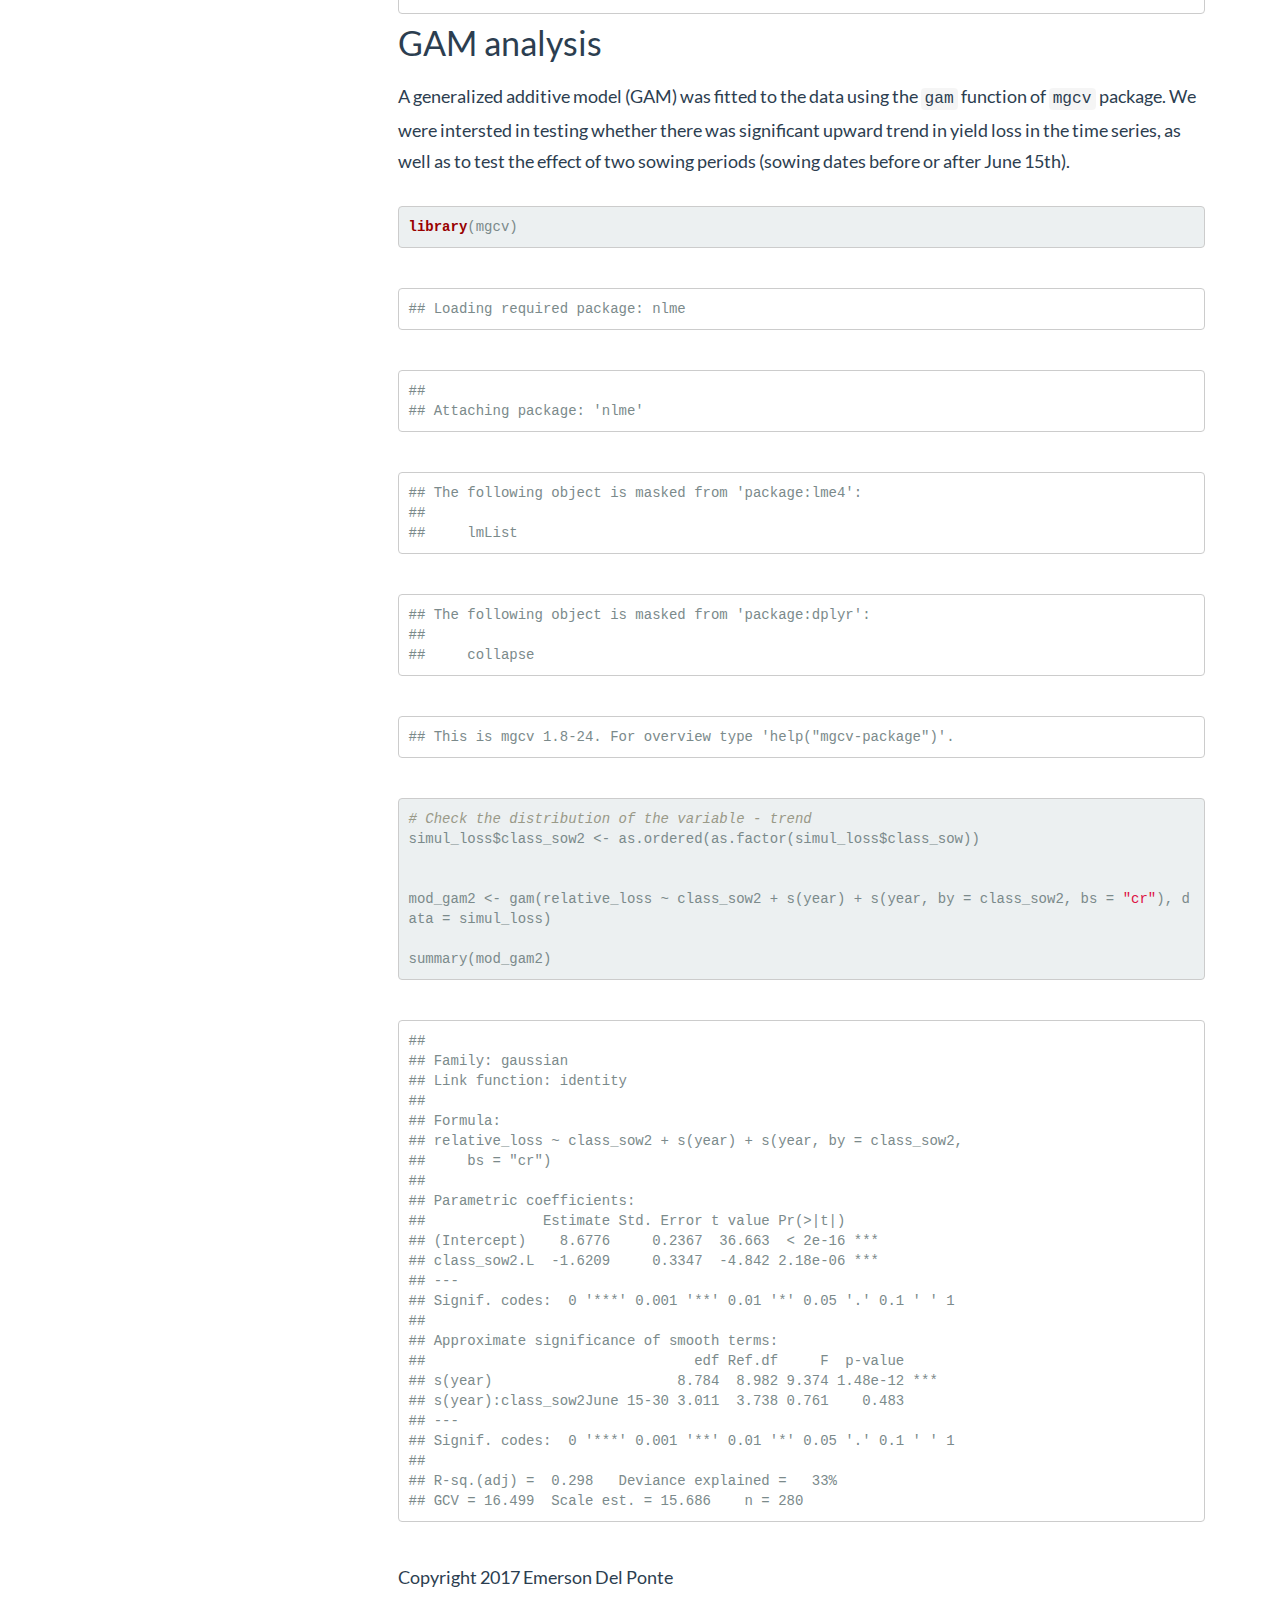
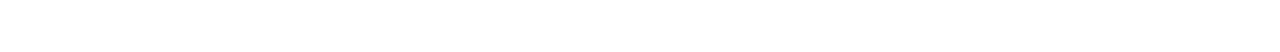
<file: docs/code_yield_loss.html>
<!DOCTYPE html>

<html xmlns="http://www.w3.org/1999/xhtml">

<head>

<meta charset="utf-8" />
<meta http-equiv="Content-Type" content="text/html; charset=utf-8" />
<meta name="generator" content="pandoc" />




<title>Code</title>

<script src="site_libs/jquery-1.11.3/jquery.min.js"></script>
<meta name="viewport" content="width=device-width, initial-scale=1" />
<link href="site_libs/bootstrap-3.3.5/css/flatly.min.css" rel="stylesheet" />
<script src="site_libs/bootstrap-3.3.5/js/bootstrap.min.js"></script>
<script src="site_libs/bootstrap-3.3.5/shim/html5shiv.min.js"></script>
<script src="site_libs/bootstrap-3.3.5/shim/respond.min.js"></script>
<script src="site_libs/jqueryui-1.11.4/jquery-ui.min.js"></script>
<link href="site_libs/tocify-1.9.1/jquery.tocify.css" rel="stylesheet" />
<script src="site_libs/tocify-1.9.1/jquery.tocify.js"></script>
<script src="site_libs/navigation-1.1/tabsets.js"></script>
<link href="site_libs/highlightjs-9.12.0/default.css" rel="stylesheet" />
<script src="site_libs/highlightjs-9.12.0/highlight.js"></script>
<link href="site_libs/pagedtable-1.1/css/pagedtable.css" rel="stylesheet" />
<script src="site_libs/pagedtable-1.1/js/pagedtable.js"></script>
<link href="site_libs/font-awesome-5.1.0/css/all.css" rel="stylesheet" />
<link href="site_libs/font-awesome-5.1.0/css/v4-shims.css" rel="stylesheet" />

<style type="text/css">code{white-space: pre;}</style>
<style type="text/css">
  pre:not([class]) {
    background-color: white;
  }
</style>
<script type="text/javascript">
if (window.hljs) {
  hljs.configure({languages: []});
  hljs.initHighlightingOnLoad();
  if (document.readyState && document.readyState === "complete") {
    window.setTimeout(function() { hljs.initHighlighting(); }, 0);
  }
}
</script>



<style type="text/css">
h1 {
  font-size: 34px;
}
h1.title {
  font-size: 38px;
}
h2 {
  font-size: 30px;
}
h3 {
  font-size: 24px;
}
h4 {
  font-size: 18px;
}
h5 {
  font-size: 16px;
}
h6 {
  font-size: 12px;
}
.table th:not([align]) {
  text-align: left;
}
</style>

<link rel="stylesheet" href="style.css" type="text/css" />



<style type = "text/css">
.main-container {
  max-width: 940px;
  margin-left: auto;
  margin-right: auto;
}
code {
  color: inherit;
  background-color: rgba(0, 0, 0, 0.04);
}
img {
  max-width:100%;
  height: auto;
}
.tabbed-pane {
  padding-top: 12px;
}
.html-widget {
  margin-bottom: 20px;
}
button.code-folding-btn:focus {
  outline: none;
}
summary {
  display: list-item;
}
</style>


<style type="text/css">
/* padding for bootstrap navbar */
body {
  padding-top: 60px;
  padding-bottom: 40px;
}
/* offset scroll position for anchor links (for fixed navbar)  */
.section h1 {
  padding-top: 65px;
  margin-top: -65px;
}
.section h2 {
  padding-top: 65px;
  margin-top: -65px;
}
.section h3 {
  padding-top: 65px;
  margin-top: -65px;
}
.section h4 {
  padding-top: 65px;
  margin-top: -65px;
}
.section h5 {
  padding-top: 65px;
  margin-top: -65px;
}
.section h6 {
  padding-top: 65px;
  margin-top: -65px;
}
.dropdown-submenu {
  position: relative;
}
.dropdown-submenu>.dropdown-menu {
  top: 0;
  left: 100%;
  margin-top: -6px;
  margin-left: -1px;
  border-radius: 0 6px 6px 6px;
}
.dropdown-submenu:hover>.dropdown-menu {
  display: block;
}
.dropdown-submenu>a:after {
  display: block;
  content: " ";
  float: right;
  width: 0;
  height: 0;
  border-color: transparent;
  border-style: solid;
  border-width: 5px 0 5px 5px;
  border-left-color: #cccccc;
  margin-top: 5px;
  margin-right: -10px;
}
.dropdown-submenu:hover>a:after {
  border-left-color: #ffffff;
}
.dropdown-submenu.pull-left {
  float: none;
}
.dropdown-submenu.pull-left>.dropdown-menu {
  left: -100%;
  margin-left: 10px;
  border-radius: 6px 0 6px 6px;
}
</style>

<script>
// manage active state of menu based on current page
$(document).ready(function () {
  // active menu anchor
  href = window.location.pathname
  href = href.substr(href.lastIndexOf('/') + 1)
  if (href === "")
    href = "index.html";
  var menuAnchor = $('a[href="' + href + '"]');

  // mark it active
  menuAnchor.parent().addClass('active');

  // if it's got a parent navbar menu mark it active as well
  menuAnchor.closest('li.dropdown').addClass('active');
});
</script>

<!-- tabsets -->

<style type="text/css">
.tabset-dropdown > .nav-tabs {
  display: inline-table;
  max-height: 500px;
  min-height: 44px;
  overflow-y: auto;
  background: white;
  border: 1px solid #ddd;
  border-radius: 4px;
}

.tabset-dropdown > .nav-tabs > li.active:before {
  content: "";
  font-family: 'Glyphicons Halflings';
  display: inline-block;
  padding: 10px;
  border-right: 1px solid #ddd;
}

.tabset-dropdown > .nav-tabs.nav-tabs-open > li.active:before {
  content: "&#xe258;";
  border: none;
}

.tabset-dropdown > .nav-tabs.nav-tabs-open:before {
  content: "";
  font-family: 'Glyphicons Halflings';
  display: inline-block;
  padding: 10px;
  border-right: 1px solid #ddd;
}

.tabset-dropdown > .nav-tabs > li.active {
  display: block;
}

.tabset-dropdown > .nav-tabs > li > a,
.tabset-dropdown > .nav-tabs > li > a:focus,
.tabset-dropdown > .nav-tabs > li > a:hover {
  border: none;
  display: inline-block;
  border-radius: 4px;
}

.tabset-dropdown > .nav-tabs.nav-tabs-open > li {
  display: block;
  float: none;
}

.tabset-dropdown > .nav-tabs > li {
  display: none;
}
</style>

<script>
$(document).ready(function () {
  window.buildTabsets("TOC");
});

$(document).ready(function () {
  $('.tabset-dropdown > .nav-tabs > li').click(function () {
    $(this).parent().toggleClass('nav-tabs-open')
  });
});
</script>

<!-- code folding -->



<script>
$(document).ready(function ()  {

    // move toc-ignore selectors from section div to header
    $('div.section.toc-ignore')
        .removeClass('toc-ignore')
        .children('h1,h2,h3,h4,h5').addClass('toc-ignore');

    // establish options
    var options = {
      selectors: "h1,h2,h3",
      theme: "bootstrap3",
      context: '.toc-content',
      hashGenerator: function (text) {
        return text.replace(/[.\\/?&!#<>]/g, '').replace(/\s/g, '_').toLowerCase();
      },
      ignoreSelector: ".toc-ignore",
      scrollTo: 0
    };
    options.showAndHide = false;
    options.smoothScroll = false;

    // tocify
    var toc = $("#TOC").tocify(options).data("toc-tocify");
});
</script>

<style type="text/css">

#TOC {
  margin: 25px 0px 20px 0px;
}
@media (max-width: 768px) {
#TOC {
  position: relative;
  width: 100%;
}
}


.toc-content {
  padding-left: 30px;
  padding-right: 40px;
}

div.main-container {
  max-width: 1200px;
}

div.tocify {
  width: 20%;
  max-width: 260px;
  max-height: 85%;
}

@media (min-width: 768px) and (max-width: 991px) {
  div.tocify {
    width: 25%;
  }
}

@media (max-width: 767px) {
  div.tocify {
    width: 100%;
    max-width: none;
  }
}

.tocify ul, .tocify li {
  line-height: 20px;
}

.tocify-subheader .tocify-item {
  font-size: 0.90em;
  padding-left: 25px;
  text-indent: 0;
}

.tocify .list-group-item {
  border-radius: 0px;
}

.tocify-subheader {
  display: inline;
}
.tocify-subheader .tocify-item {
  font-size: 0.95em;
}

</style>



</head>

<body>


<div class="container-fluid main-container">


<!-- setup 3col/9col grid for toc_float and main content  -->
<div class="row-fluid">
<div class="col-xs-12 col-sm-4 col-md-3">
<div id="TOC" class="tocify">
</div>
</div>

<div class="toc-content col-xs-12 col-sm-8 col-md-9">




<div class="navbar navbar-default  navbar-fixed-top" role="navigation">
  <div class="container">
    <div class="navbar-header">
      <button type="button" class="navbar-toggle collapsed" data-toggle="collapse" data-target="#navbar">
        <span class="icon-bar"></span>
        <span class="icon-bar"></span>
        <span class="icon-bar"></span>
      </button>
      <a class="navbar-brand" href="index.html">Meta-analytical FHB model</a>
    </div>
    <div id="navbar" class="navbar-collapse collapse">
      <ul class="nav navbar-nav">
        <li>
  <a href="index.html">
    <span class="fa fa fa fa-home"></span>
     
    About
  </a>
</li>
<li>
  <a href="data.html">
    <span class="fa fa fa fa-table"></span>
     
    Data
  </a>
</li>
<li class="dropdown">
  <a href="#" class="dropdown-toggle" data-toggle="dropdown" role="button" aria-expanded="false">
    <span class="fa fa fa fa-file-code-o"></span>
     
    Documented analysis
     
    <span class="caret"></span>
  </a>
  <ul class="dropdown-menu" role="menu">
    <li>
      <a href="code_meta_analysis.html">Meta-analysis approach</a>
    </li>
    <li>
      <a href="code_yield_loss.html">Yield loss modeling</a>
    </li>
    <li>
      <a href="code_fungicide_simulation.html">Fungicide costs</a>
    </li>
  </ul>
</li>
<li>
  <a href="plots.html">
    <span class="fa fa-bar-chart"></span>
     
    Publication-ready plots
  </a>
</li>
      </ul>
      <ul class="nav navbar-nav navbar-right">
        
      </ul>
    </div><!--/.nav-collapse -->
  </div><!--/.container -->
</div><!--/.navbar -->

<div class="fluid-row" id="header">



<h1 class="title toc-ignore">Code</h1>

</div>


<pre class="r"><code>knitr::opts_chunk$set(echo = TRUE, warning = FALSE)</code></pre>
<div id="yield-loss-data" class="section level1">
<h1>Yield loss data</h1>
<p>We will import a dataset we obtained from collaborators and prepared for the analysis. Each row is a simulation run for one of the ten planting days in the month of June for each of the 27 years (1980 to 2007).</p>
<pre class="r"><code>library(tidyverse)
simul_loss &lt;- read.csv(&quot;data/yield_loss_simulations.csv&quot;)</code></pre>
</div>
<div id="decadal-estimates-of-yield-loss" class="section level1">
<h1>Decadal estimates of yield loss</h1>
<p>Let’s split the dataset into three periods and get the summary statistics.</p>
<pre class="r"><code>## Yield loss 1980s
loss_80 &lt;- simul_loss %&gt;%
  filter(
    class_year != &quot;1990-1999&quot;,
    class_year != &quot;2000-2007&quot;
  )
sml_80 &lt;- summary(loss_80$relative_loss)

## Yield loss 1990s
loss_90 &lt;- simul_loss %&gt;%
  filter(
    class_year != &quot;1980-1989&quot;,
    class_year != &quot;2000-2007&quot;
  )
sml_90 &lt;- summary(loss_90$relative_loss)

## Yield loss 2000s
loss_20 &lt;- simul_loss %&gt;%
  filter(
    class_year != &quot;1980-1989&quot;,
    class_year != &quot;1990-1999&quot;
  )
sml_20 &lt;- summary(loss_20$relative_loss)</code></pre>
<pre class="r"><code>library(knitr)
table_loss &lt;- frame_data(~&quot;Decade&quot;, ~&quot;Mean&quot;, ~&quot;Median&quot;, ~&quot;Min&quot;, ~&quot;Max&quot;, &quot;1980s&quot;, sml_80[4], sml_80[3], sml_80[1], sml_80[6], &quot;1990s&quot;, sml_90[4], sml_90[3], sml_90[1], sml_90[6], &quot;2000s&quot;, sml_20[4], sml_20[3], sml_20[1], sml_20[6])

table_loss</code></pre>
<div data-pagedtable="false">
<script data-pagedtable-source type="application/json">
{"columns":[{"label":["Decade"],"name":[1],"type":["chr"],"align":["left"]},{"label":["Mean"],"name":[2],"type":["dbl"],"align":["right"]},{"label":["Median"],"name":[3],"type":["dbl"],"align":["right"]},{"label":["Min"],"name":[4],"type":["dbl"],"align":["right"]},{"label":["Max"],"name":[5],"type":["dbl"],"align":["right"]}],"data":[{"1":"1980s","2":"5.81230","3":"5.455","4":"1.05","5":"12.59"},{"1":"1990s","2":"10.29950","3":"8.725","4":"3.09","5":"22.65"},{"1":"2000s","2":"10.23175","3":"10.055","4":"3.22","5":"25.78"}],"options":{"columns":{"min":{},"max":[10]},"rows":{"min":[10],"max":[10]},"pages":{}}}
  </script>
</div>
</div>
<div id="gam-analysis" class="section level1">
<h1>GAM analysis</h1>
<p>A generalized additive model (GAM) was fitted to the data using the <code>gam</code> function of <code>mgcv</code> package. We were intersted in testing whether there was significant upward trend in yield loss in the time series, as well as to test the effect of two sowing periods (sowing dates before or after June 15th).</p>
<pre class="r"><code>library(mgcv)</code></pre>
<pre><code>## Loading required package: nlme</code></pre>
<pre><code>## 
## Attaching package: &#39;nlme&#39;</code></pre>
<pre><code>## The following object is masked from &#39;package:lme4&#39;:
## 
##     lmList</code></pre>
<pre><code>## The following object is masked from &#39;package:dplyr&#39;:
## 
##     collapse</code></pre>
<pre><code>## This is mgcv 1.8-24. For overview type &#39;help(&quot;mgcv-package&quot;)&#39;.</code></pre>
<pre class="r"><code># Check the distribution of the variable - trend
simul_loss$class_sow2 &lt;- as.ordered(as.factor(simul_loss$class_sow))


mod_gam2 &lt;- gam(relative_loss ~ class_sow2 + s(year) + s(year, by = class_sow2, bs = &quot;cr&quot;), data = simul_loss)

summary(mod_gam2)</code></pre>
<pre><code>## 
## Family: gaussian 
## Link function: identity 
## 
## Formula:
## relative_loss ~ class_sow2 + s(year) + s(year, by = class_sow2, 
##     bs = &quot;cr&quot;)
## 
## Parametric coefficients:
##              Estimate Std. Error t value Pr(&gt;|t|)    
## (Intercept)    8.6776     0.2367  36.663  &lt; 2e-16 ***
## class_sow2.L  -1.6209     0.3347  -4.842 2.18e-06 ***
## ---
## Signif. codes:  0 &#39;***&#39; 0.001 &#39;**&#39; 0.01 &#39;*&#39; 0.05 &#39;.&#39; 0.1 &#39; &#39; 1
## 
## Approximate significance of smooth terms:
##                                edf Ref.df     F  p-value    
## s(year)                      8.784  8.982 9.374 1.48e-12 ***
## s(year):class_sow2June 15-30 3.011  3.738 0.761    0.483    
## ---
## Signif. codes:  0 &#39;***&#39; 0.001 &#39;**&#39; 0.01 &#39;*&#39; 0.05 &#39;.&#39; 0.1 &#39; &#39; 1
## 
## R-sq.(adj) =  0.298   Deviance explained =   33%
## GCV = 16.499  Scale est. = 15.686    n = 280</code></pre>
</div>



Copyright 2017 Emerson Del Ponte


</div>
</div>

</div>

<script>

// add bootstrap table styles to pandoc tables
function bootstrapStylePandocTables() {
  $('tr.header').parent('thead').parent('table').addClass('table table-condensed');
}
$(document).ready(function () {
  bootstrapStylePandocTables();
});


</script>

<!-- dynamically load mathjax for compatibility with self-contained -->
<script>
  (function () {
    var script = document.createElement("script");
    script.type = "text/javascript";
    script.src  = "https://mathjax.rstudio.com/latest/MathJax.js?config=TeX-AMS-MML_HTMLorMML";
    document.getElementsByTagName("head")[0].appendChild(script);
  })();
</script>

</body>
</html>
</file>
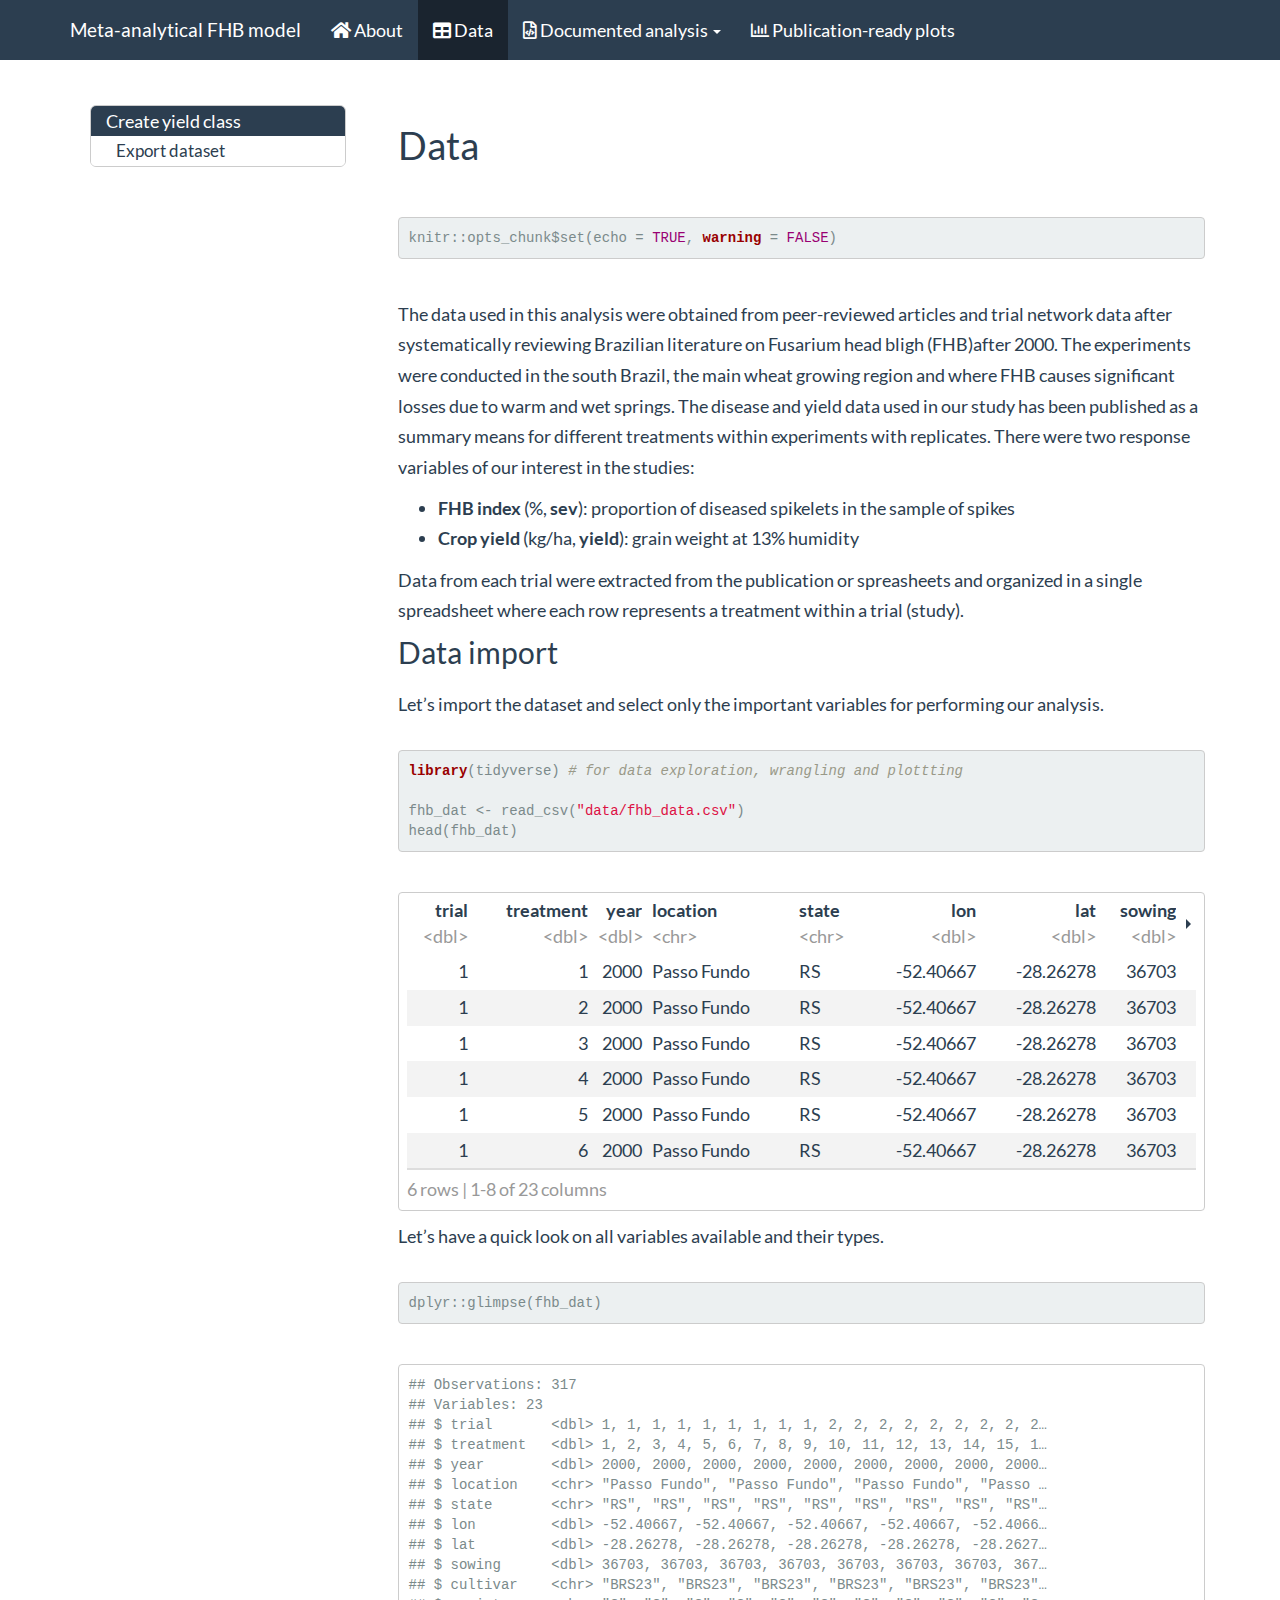
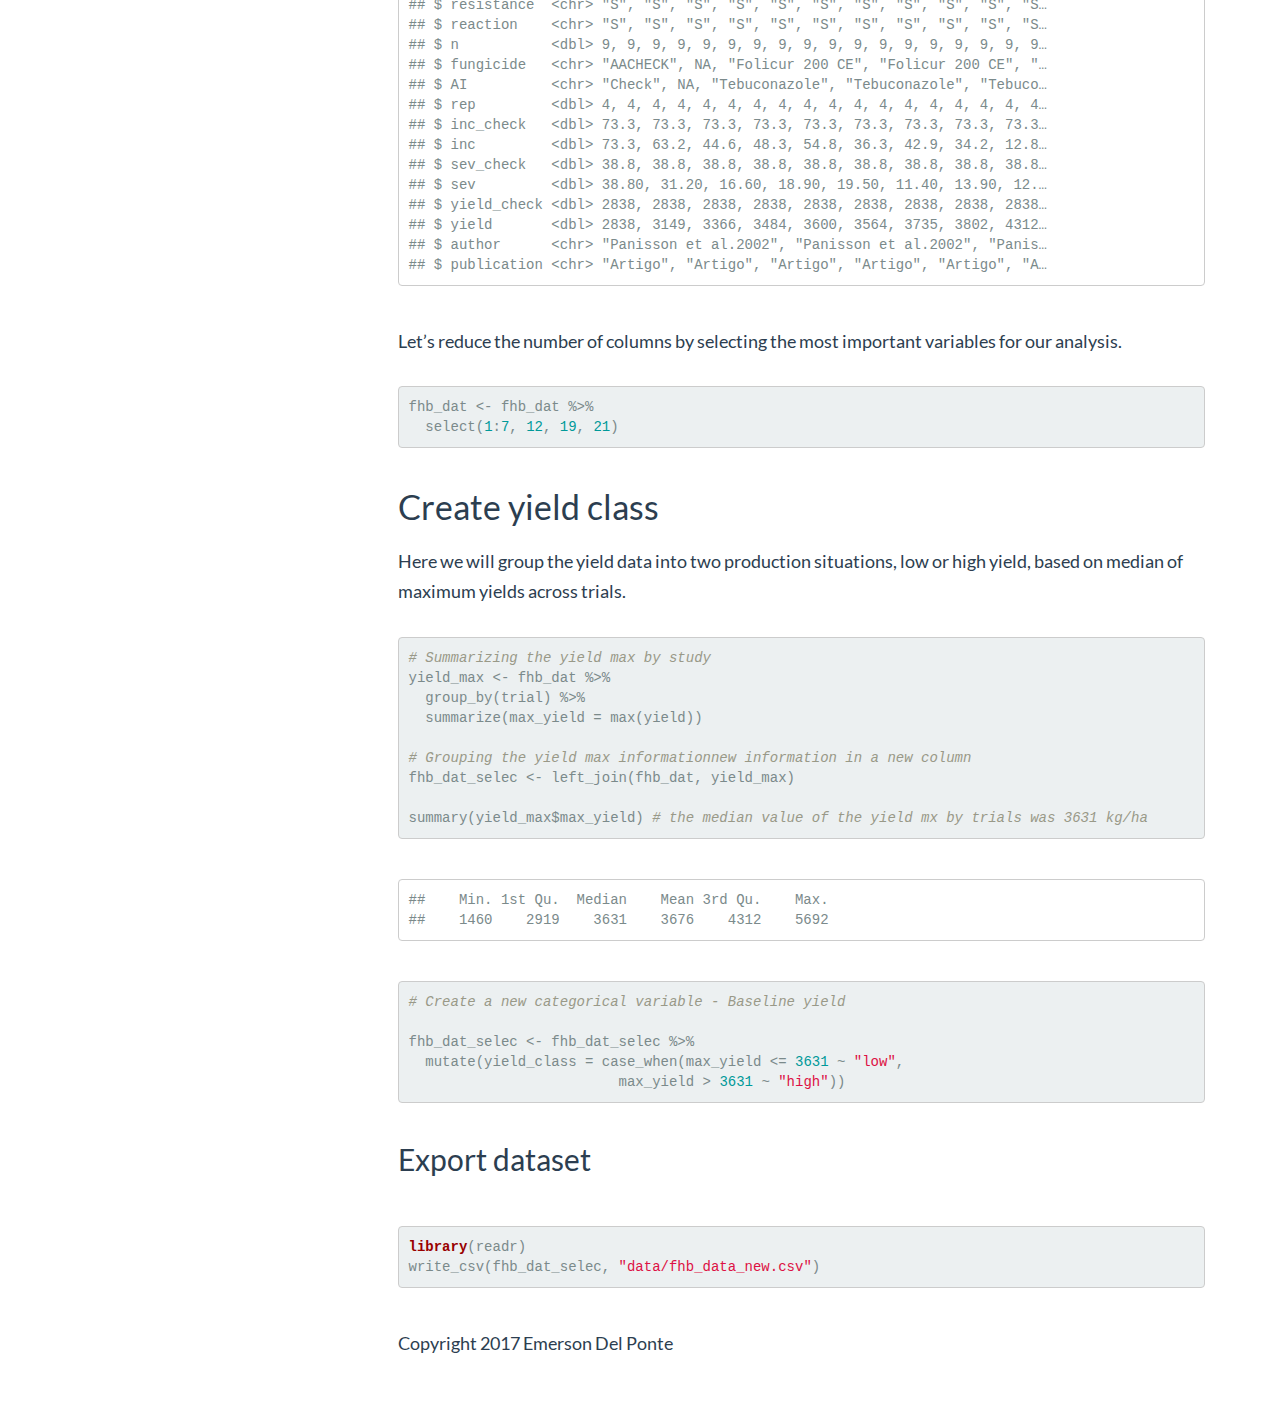
<file: docs/data.html>
<!DOCTYPE html>

<html xmlns="http://www.w3.org/1999/xhtml">

<head>

<meta charset="utf-8" />
<meta http-equiv="Content-Type" content="text/html; charset=utf-8" />
<meta name="generator" content="pandoc" />




<title>Data</title>

<script src="site_libs/jquery-1.11.3/jquery.min.js"></script>
<meta name="viewport" content="width=device-width, initial-scale=1" />
<link href="site_libs/bootstrap-3.3.5/css/flatly.min.css" rel="stylesheet" />
<script src="site_libs/bootstrap-3.3.5/js/bootstrap.min.js"></script>
<script src="site_libs/bootstrap-3.3.5/shim/html5shiv.min.js"></script>
<script src="site_libs/bootstrap-3.3.5/shim/respond.min.js"></script>
<script src="site_libs/jqueryui-1.11.4/jquery-ui.min.js"></script>
<link href="site_libs/tocify-1.9.1/jquery.tocify.css" rel="stylesheet" />
<script src="site_libs/tocify-1.9.1/jquery.tocify.js"></script>
<script src="site_libs/navigation-1.1/tabsets.js"></script>
<link href="site_libs/highlightjs-9.12.0/default.css" rel="stylesheet" />
<script src="site_libs/highlightjs-9.12.0/highlight.js"></script>
<link href="site_libs/pagedtable-1.1/css/pagedtable.css" rel="stylesheet" />
<script src="site_libs/pagedtable-1.1/js/pagedtable.js"></script>
<link href="site_libs/font-awesome-5.1.0/css/all.css" rel="stylesheet" />
<link href="site_libs/font-awesome-5.1.0/css/v4-shims.css" rel="stylesheet" />

<style type="text/css">code{white-space: pre;}</style>
<style type="text/css">
  pre:not([class]) {
    background-color: white;
  }
</style>
<script type="text/javascript">
if (window.hljs) {
  hljs.configure({languages: []});
  hljs.initHighlightingOnLoad();
  if (document.readyState && document.readyState === "complete") {
    window.setTimeout(function() { hljs.initHighlighting(); }, 0);
  }
}
</script>



<style type="text/css">
h1 {
  font-size: 34px;
}
h1.title {
  font-size: 38px;
}
h2 {
  font-size: 30px;
}
h3 {
  font-size: 24px;
}
h4 {
  font-size: 18px;
}
h5 {
  font-size: 16px;
}
h6 {
  font-size: 12px;
}
.table th:not([align]) {
  text-align: left;
}
</style>

<link rel="stylesheet" href="style.css" type="text/css" />



<style type = "text/css">
.main-container {
  max-width: 940px;
  margin-left: auto;
  margin-right: auto;
}
code {
  color: inherit;
  background-color: rgba(0, 0, 0, 0.04);
}
img {
  max-width:100%;
  height: auto;
}
.tabbed-pane {
  padding-top: 12px;
}
.html-widget {
  margin-bottom: 20px;
}
button.code-folding-btn:focus {
  outline: none;
}
summary {
  display: list-item;
}
</style>


<style type="text/css">
/* padding for bootstrap navbar */
body {
  padding-top: 60px;
  padding-bottom: 40px;
}
/* offset scroll position for anchor links (for fixed navbar)  */
.section h1 {
  padding-top: 65px;
  margin-top: -65px;
}
.section h2 {
  padding-top: 65px;
  margin-top: -65px;
}
.section h3 {
  padding-top: 65px;
  margin-top: -65px;
}
.section h4 {
  padding-top: 65px;
  margin-top: -65px;
}
.section h5 {
  padding-top: 65px;
  margin-top: -65px;
}
.section h6 {
  padding-top: 65px;
  margin-top: -65px;
}
.dropdown-submenu {
  position: relative;
}
.dropdown-submenu>.dropdown-menu {
  top: 0;
  left: 100%;
  margin-top: -6px;
  margin-left: -1px;
  border-radius: 0 6px 6px 6px;
}
.dropdown-submenu:hover>.dropdown-menu {
  display: block;
}
.dropdown-submenu>a:after {
  display: block;
  content: " ";
  float: right;
  width: 0;
  height: 0;
  border-color: transparent;
  border-style: solid;
  border-width: 5px 0 5px 5px;
  border-left-color: #cccccc;
  margin-top: 5px;
  margin-right: -10px;
}
.dropdown-submenu:hover>a:after {
  border-left-color: #ffffff;
}
.dropdown-submenu.pull-left {
  float: none;
}
.dropdown-submenu.pull-left>.dropdown-menu {
  left: -100%;
  margin-left: 10px;
  border-radius: 6px 0 6px 6px;
}
</style>

<script>
// manage active state of menu based on current page
$(document).ready(function () {
  // active menu anchor
  href = window.location.pathname
  href = href.substr(href.lastIndexOf('/') + 1)
  if (href === "")
    href = "index.html";
  var menuAnchor = $('a[href="' + href + '"]');

  // mark it active
  menuAnchor.parent().addClass('active');

  // if it's got a parent navbar menu mark it active as well
  menuAnchor.closest('li.dropdown').addClass('active');
});
</script>

<!-- tabsets -->

<style type="text/css">
.tabset-dropdown > .nav-tabs {
  display: inline-table;
  max-height: 500px;
  min-height: 44px;
  overflow-y: auto;
  background: white;
  border: 1px solid #ddd;
  border-radius: 4px;
}

.tabset-dropdown > .nav-tabs > li.active:before {
  content: "";
  font-family: 'Glyphicons Halflings';
  display: inline-block;
  padding: 10px;
  border-right: 1px solid #ddd;
}

.tabset-dropdown > .nav-tabs.nav-tabs-open > li.active:before {
  content: "&#xe258;";
  border: none;
}

.tabset-dropdown > .nav-tabs.nav-tabs-open:before {
  content: "";
  font-family: 'Glyphicons Halflings';
  display: inline-block;
  padding: 10px;
  border-right: 1px solid #ddd;
}

.tabset-dropdown > .nav-tabs > li.active {
  display: block;
}

.tabset-dropdown > .nav-tabs > li > a,
.tabset-dropdown > .nav-tabs > li > a:focus,
.tabset-dropdown > .nav-tabs > li > a:hover {
  border: none;
  display: inline-block;
  border-radius: 4px;
}

.tabset-dropdown > .nav-tabs.nav-tabs-open > li {
  display: block;
  float: none;
}

.tabset-dropdown > .nav-tabs > li {
  display: none;
}
</style>

<script>
$(document).ready(function () {
  window.buildTabsets("TOC");
});

$(document).ready(function () {
  $('.tabset-dropdown > .nav-tabs > li').click(function () {
    $(this).parent().toggleClass('nav-tabs-open')
  });
});
</script>

<!-- code folding -->



<script>
$(document).ready(function ()  {

    // move toc-ignore selectors from section div to header
    $('div.section.toc-ignore')
        .removeClass('toc-ignore')
        .children('h1,h2,h3,h4,h5').addClass('toc-ignore');

    // establish options
    var options = {
      selectors: "h1,h2,h3",
      theme: "bootstrap3",
      context: '.toc-content',
      hashGenerator: function (text) {
        return text.replace(/[.\\/?&!#<>]/g, '').replace(/\s/g, '_').toLowerCase();
      },
      ignoreSelector: ".toc-ignore",
      scrollTo: 0
    };
    options.showAndHide = false;
    options.smoothScroll = false;

    // tocify
    var toc = $("#TOC").tocify(options).data("toc-tocify");
});
</script>

<style type="text/css">

#TOC {
  margin: 25px 0px 20px 0px;
}
@media (max-width: 768px) {
#TOC {
  position: relative;
  width: 100%;
}
}


.toc-content {
  padding-left: 30px;
  padding-right: 40px;
}

div.main-container {
  max-width: 1200px;
}

div.tocify {
  width: 20%;
  max-width: 260px;
  max-height: 85%;
}

@media (min-width: 768px) and (max-width: 991px) {
  div.tocify {
    width: 25%;
  }
}

@media (max-width: 767px) {
  div.tocify {
    width: 100%;
    max-width: none;
  }
}

.tocify ul, .tocify li {
  line-height: 20px;
}

.tocify-subheader .tocify-item {
  font-size: 0.90em;
  padding-left: 25px;
  text-indent: 0;
}

.tocify .list-group-item {
  border-radius: 0px;
}

.tocify-subheader {
  display: inline;
}
.tocify-subheader .tocify-item {
  font-size: 0.95em;
}

</style>



</head>

<body>


<div class="container-fluid main-container">


<!-- setup 3col/9col grid for toc_float and main content  -->
<div class="row-fluid">
<div class="col-xs-12 col-sm-4 col-md-3">
<div id="TOC" class="tocify">
</div>
</div>

<div class="toc-content col-xs-12 col-sm-8 col-md-9">




<div class="navbar navbar-default  navbar-fixed-top" role="navigation">
  <div class="container">
    <div class="navbar-header">
      <button type="button" class="navbar-toggle collapsed" data-toggle="collapse" data-target="#navbar">
        <span class="icon-bar"></span>
        <span class="icon-bar"></span>
        <span class="icon-bar"></span>
      </button>
      <a class="navbar-brand" href="index.html">Meta-analytical FHB model</a>
    </div>
    <div id="navbar" class="navbar-collapse collapse">
      <ul class="nav navbar-nav">
        <li>
  <a href="index.html">
    <span class="fa fa fa fa-home"></span>
     
    About
  </a>
</li>
<li>
  <a href="data.html">
    <span class="fa fa fa fa-table"></span>
     
    Data
  </a>
</li>
<li class="dropdown">
  <a href="#" class="dropdown-toggle" data-toggle="dropdown" role="button" aria-expanded="false">
    <span class="fa fa fa fa-file-code-o"></span>
     
    Documented analysis
     
    <span class="caret"></span>
  </a>
  <ul class="dropdown-menu" role="menu">
    <li>
      <a href="code_meta_analysis.html">Meta-analysis approach</a>
    </li>
    <li>
      <a href="code_yield_loss.html">Yield loss modeling</a>
    </li>
    <li>
      <a href="code_fungicide_simulation.html">Fungicide costs</a>
    </li>
  </ul>
</li>
<li>
  <a href="plots.html">
    <span class="fa fa-bar-chart"></span>
     
    Publication-ready plots
  </a>
</li>
      </ul>
      <ul class="nav navbar-nav navbar-right">
        
      </ul>
    </div><!--/.nav-collapse -->
  </div><!--/.container -->
</div><!--/.navbar -->

<div class="fluid-row" id="header">



<h1 class="title toc-ignore">Data</h1>

</div>


<pre class="r"><code>knitr::opts_chunk$set(echo = TRUE, warning = FALSE)</code></pre>
<p>The data used in this analysis were obtained from peer-reviewed articles and trial network data after systematically reviewing Brazilian literature on Fusarium head bligh (FHB)after 2000. The experiments were conducted in the south Brazil, the main wheat growing region and where FHB causes significant losses due to warm and wet springs. The disease and yield data used in our study has been published as a summary means for different treatments within experiments with replicates. There were two response variables of our interest in the studies:</p>
<ul>
<li><strong>FHB index</strong> (%, <strong>sev</strong>): proportion of diseased spikelets in the sample of spikes</li>
<li><strong>Crop yield</strong> (kg/ha, <strong>yield</strong>): grain weight at 13% humidity</li>
</ul>
<p>Data from each trial were extracted from the publication or spreasheets and organized in a single spreadsheet where each row represents a treatment within a trial (study).</p>
<div id="data-import" class="section level2">
<h2>Data import</h2>
<p>Let’s import the dataset and select only the important variables for performing our analysis.</p>
<pre class="r"><code>library(tidyverse) # for data exploration, wrangling and plottting

fhb_dat &lt;- read_csv(&quot;data/fhb_data.csv&quot;)
head(fhb_dat)</code></pre>
<div data-pagedtable="false">
<script data-pagedtable-source type="application/json">
{"columns":[{"label":["trial"],"name":[1],"type":["dbl"],"align":["right"]},{"label":["treatment"],"name":[2],"type":["dbl"],"align":["right"]},{"label":["year"],"name":[3],"type":["dbl"],"align":["right"]},{"label":["location"],"name":[4],"type":["chr"],"align":["left"]},{"label":["state"],"name":[5],"type":["chr"],"align":["left"]},{"label":["lon"],"name":[6],"type":["dbl"],"align":["right"]},{"label":["lat"],"name":[7],"type":["dbl"],"align":["right"]},{"label":["sowing"],"name":[8],"type":["dbl"],"align":["right"]},{"label":["cultivar"],"name":[9],"type":["chr"],"align":["left"]},{"label":["resistance"],"name":[10],"type":["chr"],"align":["left"]},{"label":["reaction"],"name":[11],"type":["chr"],"align":["left"]},{"label":["n"],"name":[12],"type":["dbl"],"align":["right"]},{"label":["fungicide"],"name":[13],"type":["chr"],"align":["left"]},{"label":["AI"],"name":[14],"type":["chr"],"align":["left"]},{"label":["rep"],"name":[15],"type":["dbl"],"align":["right"]},{"label":["inc_check"],"name":[16],"type":["dbl"],"align":["right"]},{"label":["inc"],"name":[17],"type":["dbl"],"align":["right"]},{"label":["sev_check"],"name":[18],"type":["dbl"],"align":["right"]},{"label":["sev"],"name":[19],"type":["dbl"],"align":["right"]},{"label":["yield_check"],"name":[20],"type":["dbl"],"align":["right"]},{"label":["yield"],"name":[21],"type":["dbl"],"align":["right"]},{"label":["author"],"name":[22],"type":["chr"],"align":["left"]},{"label":["publication"],"name":[23],"type":["chr"],"align":["left"]}],"data":[{"1":"1","2":"1","3":"2000","4":"Passo Fundo","5":"RS","6":"-52.40667","7":"-28.26278","8":"36703","9":"BRS23","10":"S","11":"S","12":"9","13":"AACHECK","14":"Check","15":"4","16":"73.3","17":"73.3","18":"38.8","19":"38.8","20":"2838","21":"2838","22":"Panisson et al.2002","23":"Artigo"},{"1":"1","2":"2","3":"2000","4":"Passo Fundo","5":"RS","6":"-52.40667","7":"-28.26278","8":"36703","9":"BRS23","10":"S","11":"S","12":"9","13":"NA","14":"NA","15":"4","16":"73.3","17":"63.2","18":"38.8","19":"31.2","20":"2838","21":"3149","22":"Panisson et al.2002","23":"Artigo"},{"1":"1","2":"3","3":"2000","4":"Passo Fundo","5":"RS","6":"-52.40667","7":"-28.26278","8":"36703","9":"BRS23","10":"S","11":"S","12":"9","13":"Folicur 200 CE","14":"Tebuconazole","15":"4","16":"73.3","17":"44.6","18":"38.8","19":"16.6","20":"2838","21":"3366","22":"Panisson et al.2002","23":"Artigo"},{"1":"1","2":"4","3":"2000","4":"Passo Fundo","5":"RS","6":"-52.40667","7":"-28.26278","8":"36703","9":"BRS23","10":"S","11":"S","12":"9","13":"Folicur 200 CE","14":"Tebuconazole","15":"4","16":"73.3","17":"48.3","18":"38.8","19":"18.9","20":"2838","21":"3484","22":"Panisson et al.2002","23":"Artigo"},{"1":"1","2":"5","3":"2000","4":"Passo Fundo","5":"RS","6":"-52.40667","7":"-28.26278","8":"36703","9":"BRS23","10":"S","11":"S","12":"9","13":"Folicur 200 CE","14":"Tebuconazole","15":"4","16":"73.3","17":"54.8","18":"38.8","19":"19.5","20":"2838","21":"3600","22":"Panisson et al.2002","23":"Artigo"},{"1":"1","2":"6","3":"2000","4":"Passo Fundo","5":"RS","6":"-52.40667","7":"-28.26278","8":"36703","9":"BRS23","10":"S","11":"S","12":"9","13":"Folicur 200 CE","14":"Tebuconazole","15":"4","16":"73.3","17":"36.3","18":"38.8","19":"11.4","20":"2838","21":"3564","22":"Panisson et al.2002","23":"Artigo"}],"options":{"columns":{"min":{},"max":[10]},"rows":{"min":[10],"max":[10]},"pages":{}}}
  </script>
</div>
<p>Let’s have a quick look on all variables available and their types.</p>
<pre class="r"><code>dplyr::glimpse(fhb_dat)</code></pre>
<pre><code>## Observations: 317
## Variables: 23
## $ trial       &lt;dbl&gt; 1, 1, 1, 1, 1, 1, 1, 1, 1, 2, 2, 2, 2, 2, 2, 2, 2, 2…
## $ treatment   &lt;dbl&gt; 1, 2, 3, 4, 5, 6, 7, 8, 9, 10, 11, 12, 13, 14, 15, 1…
## $ year        &lt;dbl&gt; 2000, 2000, 2000, 2000, 2000, 2000, 2000, 2000, 2000…
## $ location    &lt;chr&gt; &quot;Passo Fundo&quot;, &quot;Passo Fundo&quot;, &quot;Passo Fundo&quot;, &quot;Passo …
## $ state       &lt;chr&gt; &quot;RS&quot;, &quot;RS&quot;, &quot;RS&quot;, &quot;RS&quot;, &quot;RS&quot;, &quot;RS&quot;, &quot;RS&quot;, &quot;RS&quot;, &quot;RS&quot;…
## $ lon         &lt;dbl&gt; -52.40667, -52.40667, -52.40667, -52.40667, -52.4066…
## $ lat         &lt;dbl&gt; -28.26278, -28.26278, -28.26278, -28.26278, -28.2627…
## $ sowing      &lt;dbl&gt; 36703, 36703, 36703, 36703, 36703, 36703, 36703, 367…
## $ cultivar    &lt;chr&gt; &quot;BRS23&quot;, &quot;BRS23&quot;, &quot;BRS23&quot;, &quot;BRS23&quot;, &quot;BRS23&quot;, &quot;BRS23&quot;…
## $ resistance  &lt;chr&gt; &quot;S&quot;, &quot;S&quot;, &quot;S&quot;, &quot;S&quot;, &quot;S&quot;, &quot;S&quot;, &quot;S&quot;, &quot;S&quot;, &quot;S&quot;, &quot;S&quot;, &quot;S…
## $ reaction    &lt;chr&gt; &quot;S&quot;, &quot;S&quot;, &quot;S&quot;, &quot;S&quot;, &quot;S&quot;, &quot;S&quot;, &quot;S&quot;, &quot;S&quot;, &quot;S&quot;, &quot;S&quot;, &quot;S…
## $ n           &lt;dbl&gt; 9, 9, 9, 9, 9, 9, 9, 9, 9, 9, 9, 9, 9, 9, 9, 9, 9, 9…
## $ fungicide   &lt;chr&gt; &quot;AACHECK&quot;, NA, &quot;Folicur 200 CE&quot;, &quot;Folicur 200 CE&quot;, &quot;…
## $ AI          &lt;chr&gt; &quot;Check&quot;, NA, &quot;Tebuconazole&quot;, &quot;Tebuconazole&quot;, &quot;Tebuco…
## $ rep         &lt;dbl&gt; 4, 4, 4, 4, 4, 4, 4, 4, 4, 4, 4, 4, 4, 4, 4, 4, 4, 4…
## $ inc_check   &lt;dbl&gt; 73.3, 73.3, 73.3, 73.3, 73.3, 73.3, 73.3, 73.3, 73.3…
## $ inc         &lt;dbl&gt; 73.3, 63.2, 44.6, 48.3, 54.8, 36.3, 42.9, 34.2, 12.8…
## $ sev_check   &lt;dbl&gt; 38.8, 38.8, 38.8, 38.8, 38.8, 38.8, 38.8, 38.8, 38.8…
## $ sev         &lt;dbl&gt; 38.80, 31.20, 16.60, 18.90, 19.50, 11.40, 13.90, 12.…
## $ yield_check &lt;dbl&gt; 2838, 2838, 2838, 2838, 2838, 2838, 2838, 2838, 2838…
## $ yield       &lt;dbl&gt; 2838, 3149, 3366, 3484, 3600, 3564, 3735, 3802, 4312…
## $ author      &lt;chr&gt; &quot;Panisson et al.2002&quot;, &quot;Panisson et al.2002&quot;, &quot;Panis…
## $ publication &lt;chr&gt; &quot;Artigo&quot;, &quot;Artigo&quot;, &quot;Artigo&quot;, &quot;Artigo&quot;, &quot;Artigo&quot;, &quot;A…</code></pre>
<p>Let’s reduce the number of columns by selecting the most important variables for our analysis.</p>
<pre class="r"><code>fhb_dat &lt;- fhb_dat %&gt;%
  select(1:7, 12, 19, 21)</code></pre>
</div>
<div id="create-yield-class" class="section level1">
<h1>Create yield class</h1>
<p>Here we will group the yield data into two production situations, low or high yield, based on median of maximum yields across trials.</p>
<pre class="r"><code># Summarizing the yield max by study
yield_max &lt;- fhb_dat %&gt;%
  group_by(trial) %&gt;% 
  summarize(max_yield = max(yield))

# Grouping the yield max informationnew information in a new column
fhb_dat_selec &lt;- left_join(fhb_dat, yield_max)

summary(yield_max$max_yield) # the median value of the yield mx by trials was 3631 kg/ha</code></pre>
<pre><code>##    Min. 1st Qu.  Median    Mean 3rd Qu.    Max. 
##    1460    2919    3631    3676    4312    5692</code></pre>
<pre class="r"><code># Create a new categorical variable - Baseline yield

fhb_dat_selec &lt;- fhb_dat_selec %&gt;%
  mutate(yield_class = case_when(max_yield &lt;= 3631 ~ &quot;low&quot;,
                         max_yield &gt; 3631 ~ &quot;high&quot;))</code></pre>
<div id="export-dataset" class="section level2">
<h2>Export dataset</h2>
<pre class="r"><code>library(readr)
write_csv(fhb_dat_selec, &quot;data/fhb_data_new.csv&quot;)</code></pre>
</div>
</div>



Copyright 2017 Emerson Del Ponte


</div>
</div>

</div>

<script>

// add bootstrap table styles to pandoc tables
function bootstrapStylePandocTables() {
  $('tr.header').parent('thead').parent('table').addClass('table table-condensed');
}
$(document).ready(function () {
  bootstrapStylePandocTables();
});


</script>

<!-- dynamically load mathjax for compatibility with self-contained -->
<script>
  (function () {
    var script = document.createElement("script");
    script.type = "text/javascript";
    script.src  = "https://mathjax.rstudio.com/latest/MathJax.js?config=TeX-AMS-MML_HTMLorMML";
    document.getElementsByTagName("head")[0].appendChild(script);
  })();
</script>

</body>
</html>
</file>
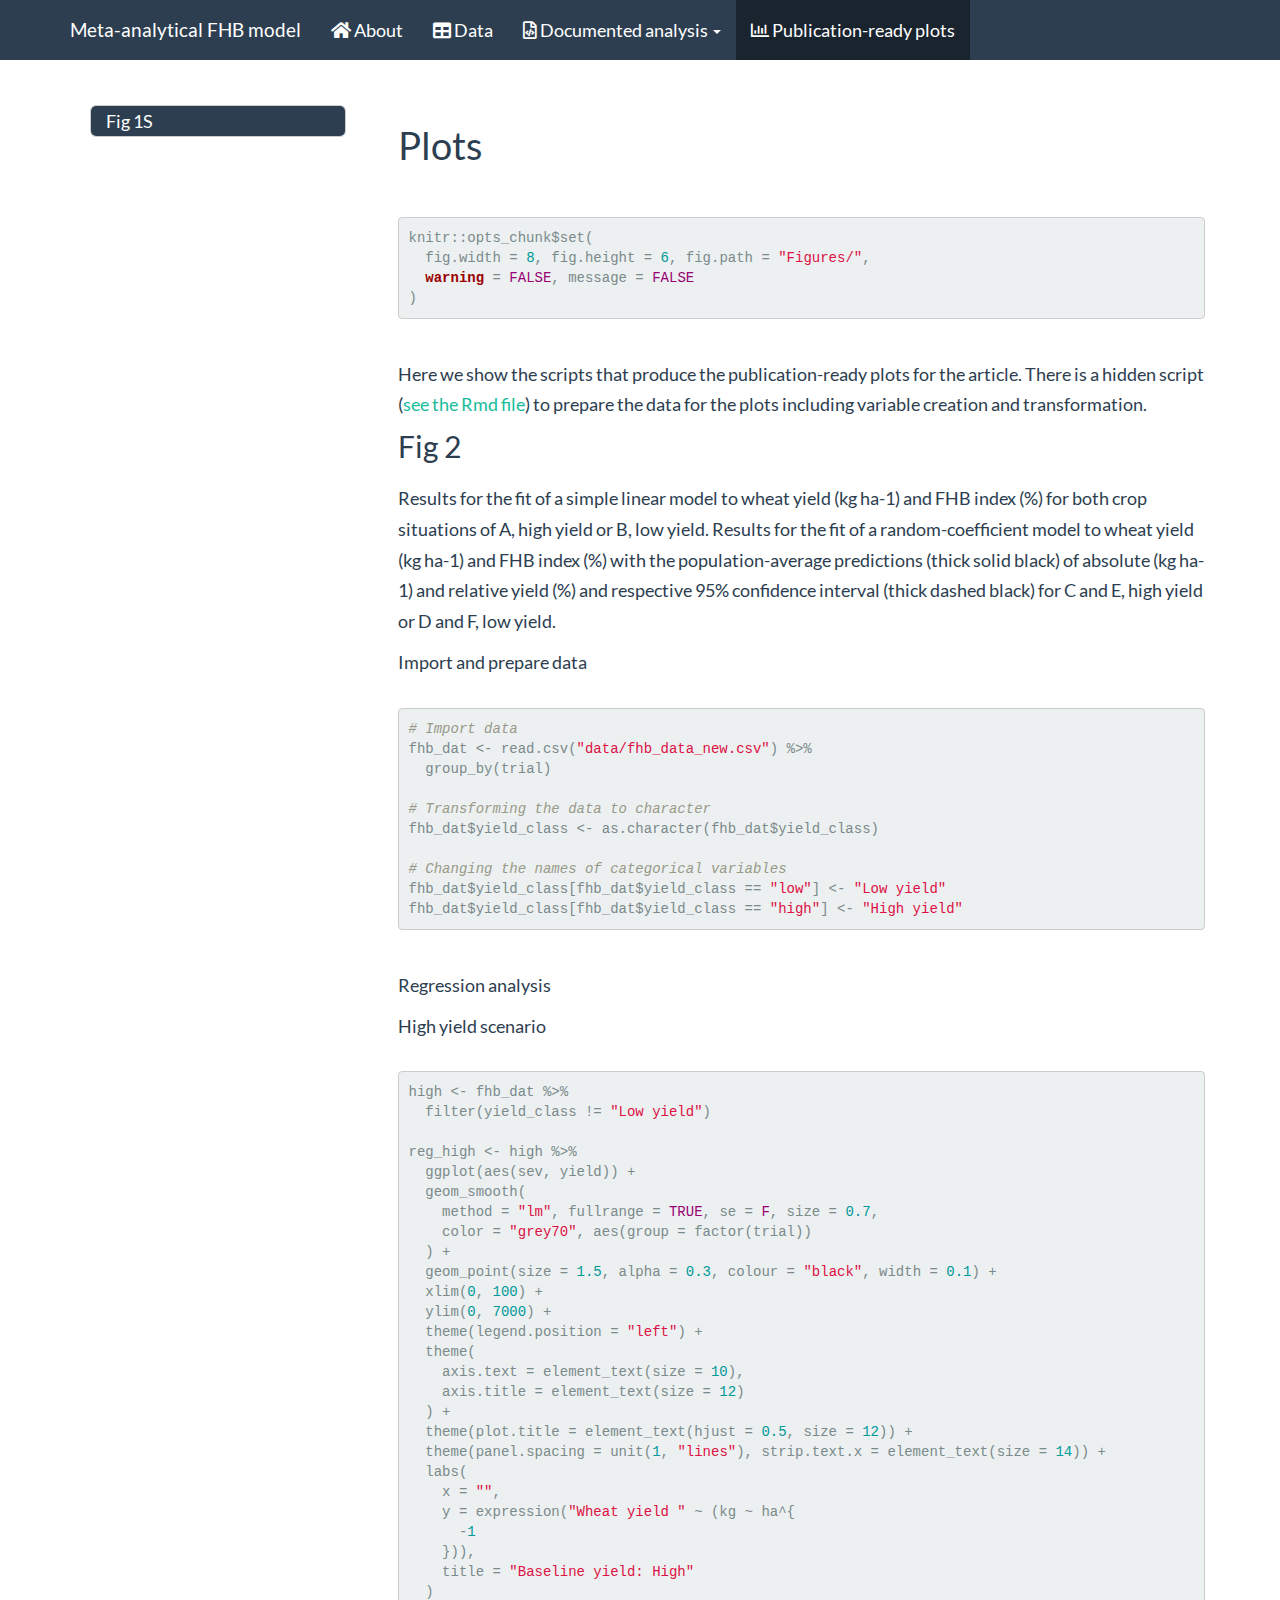
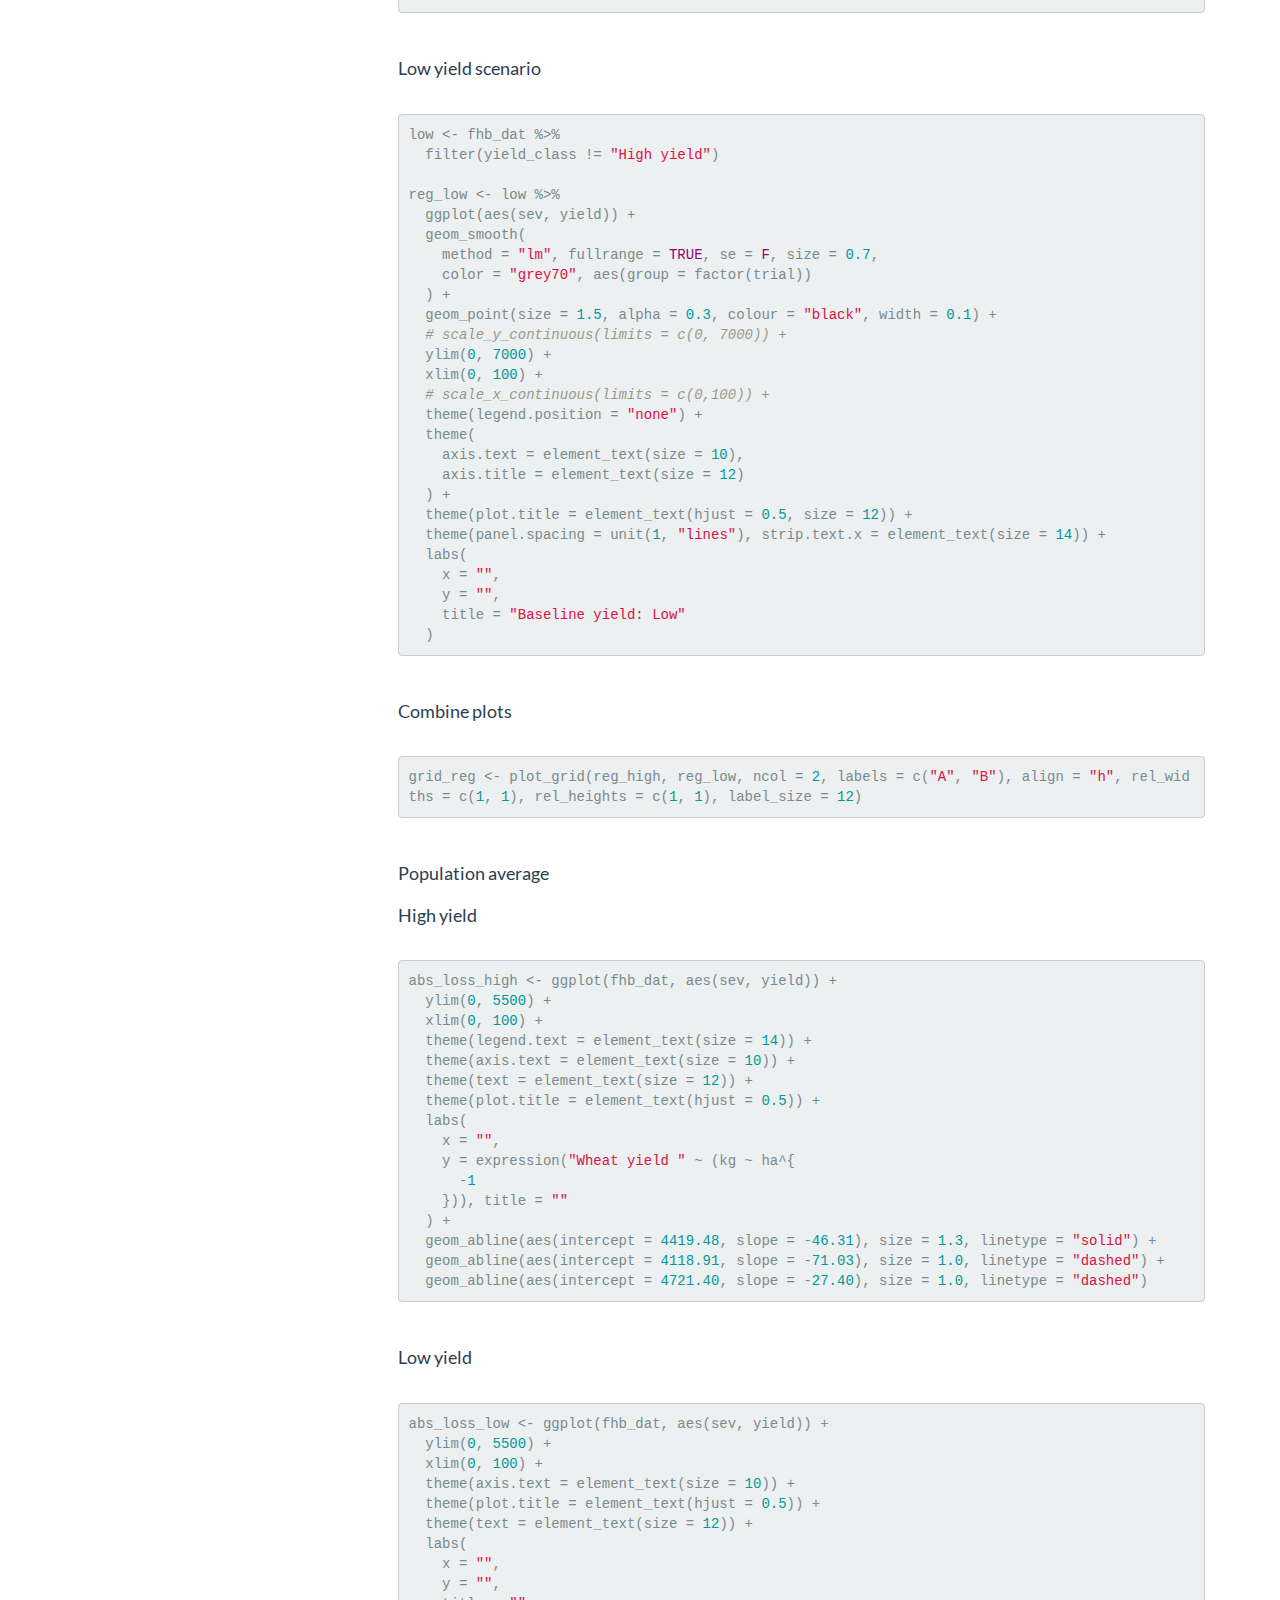
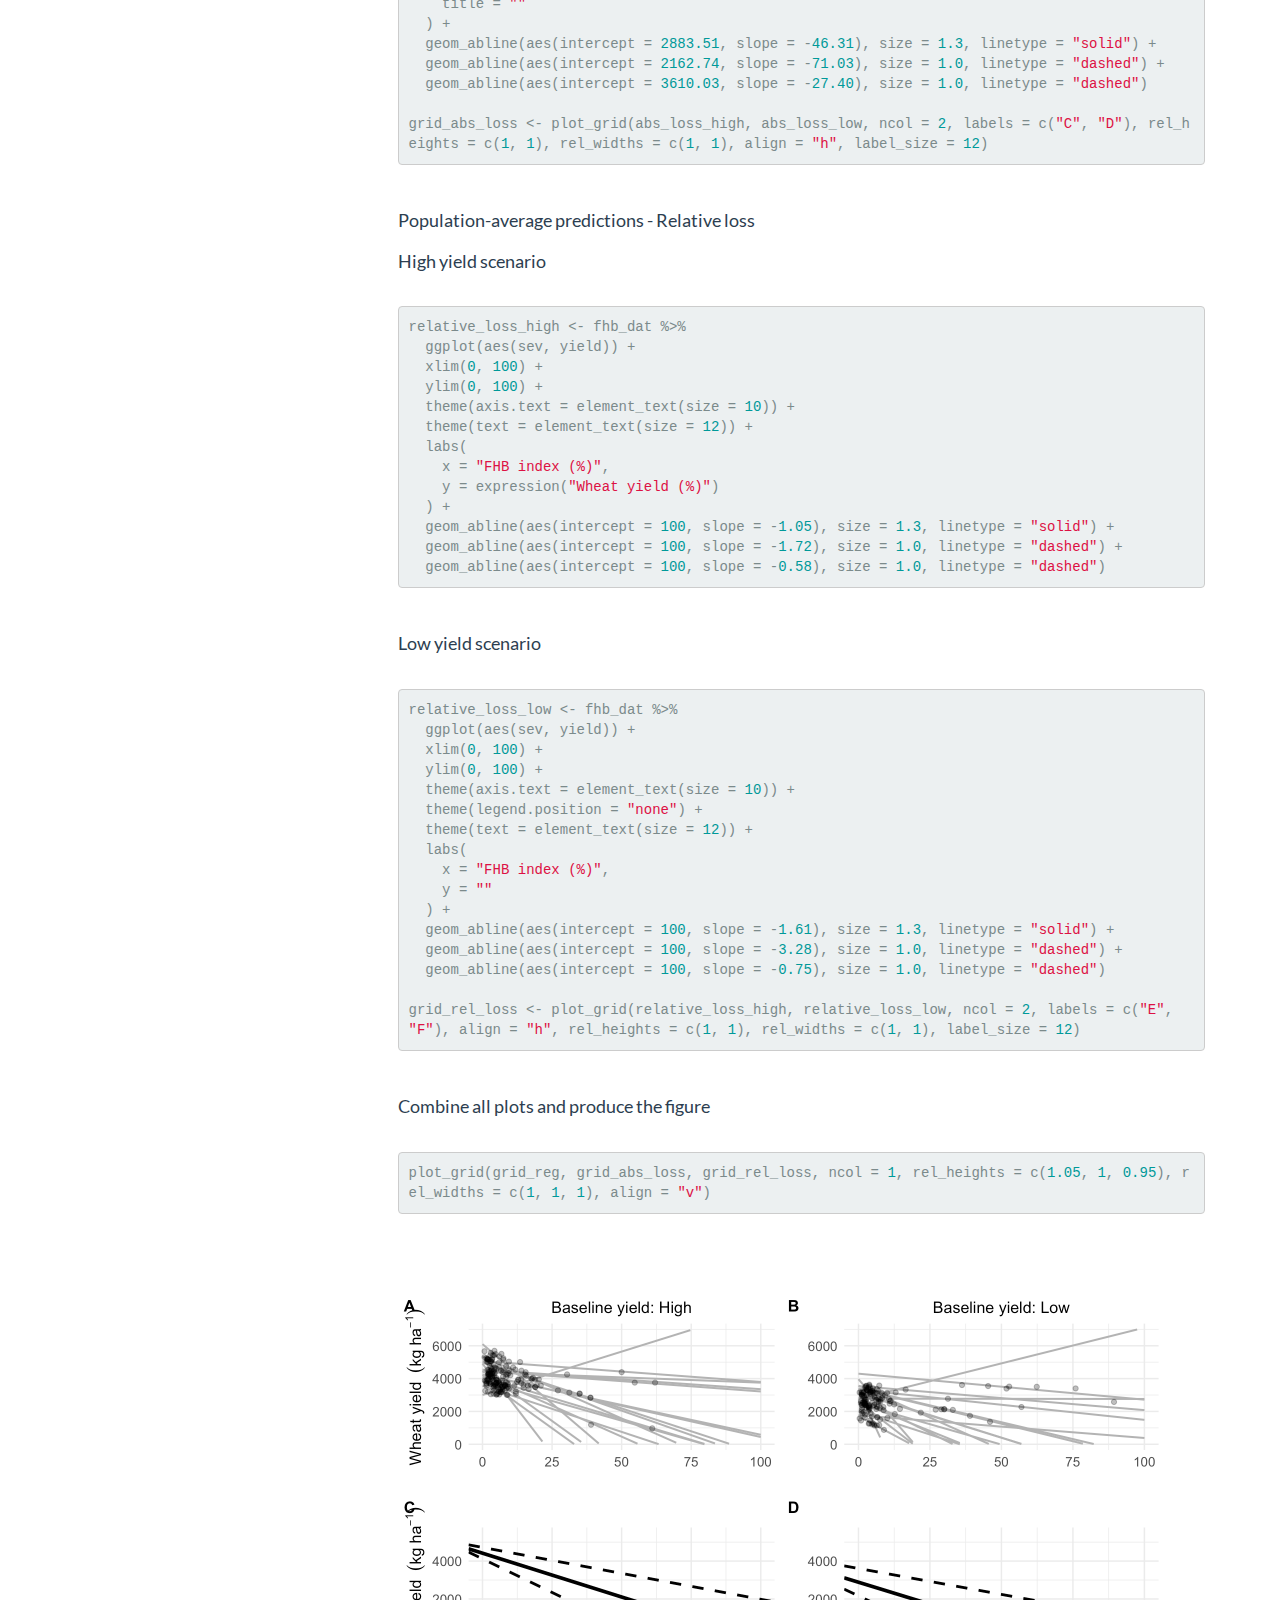
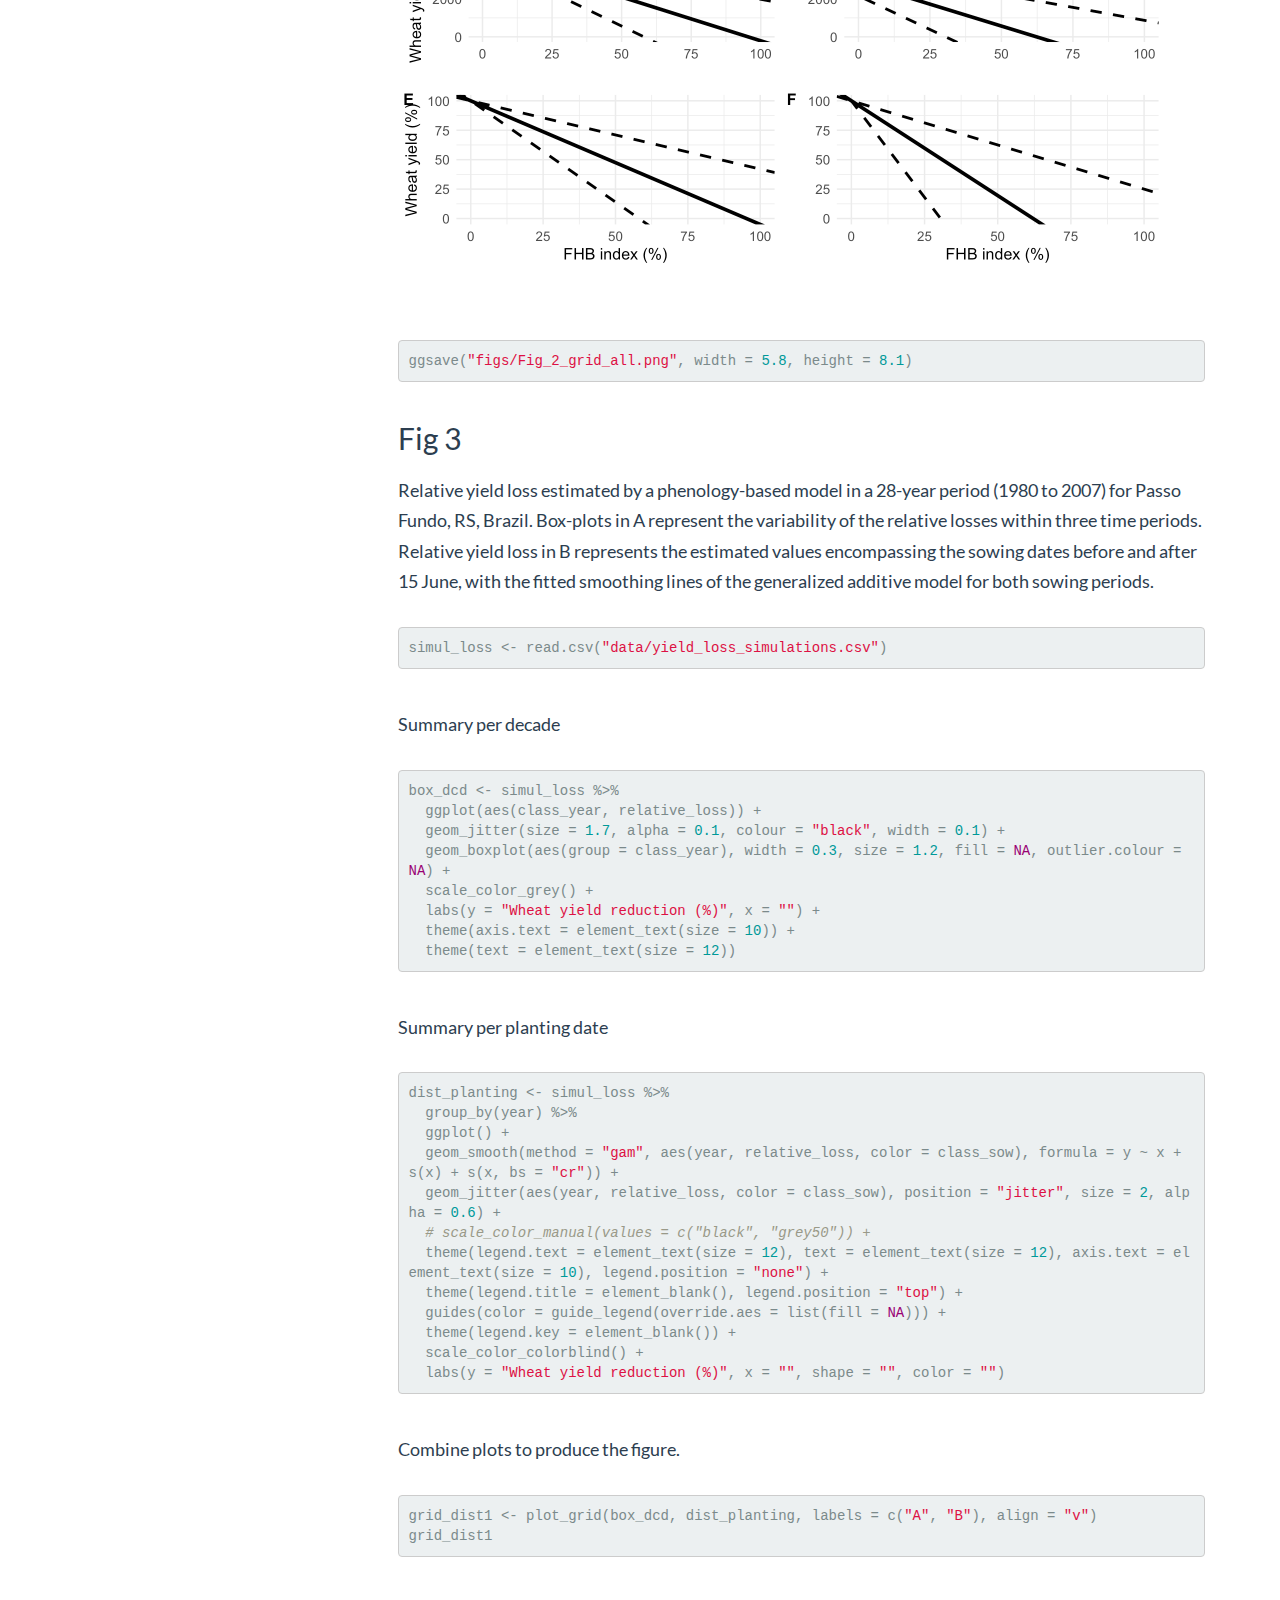
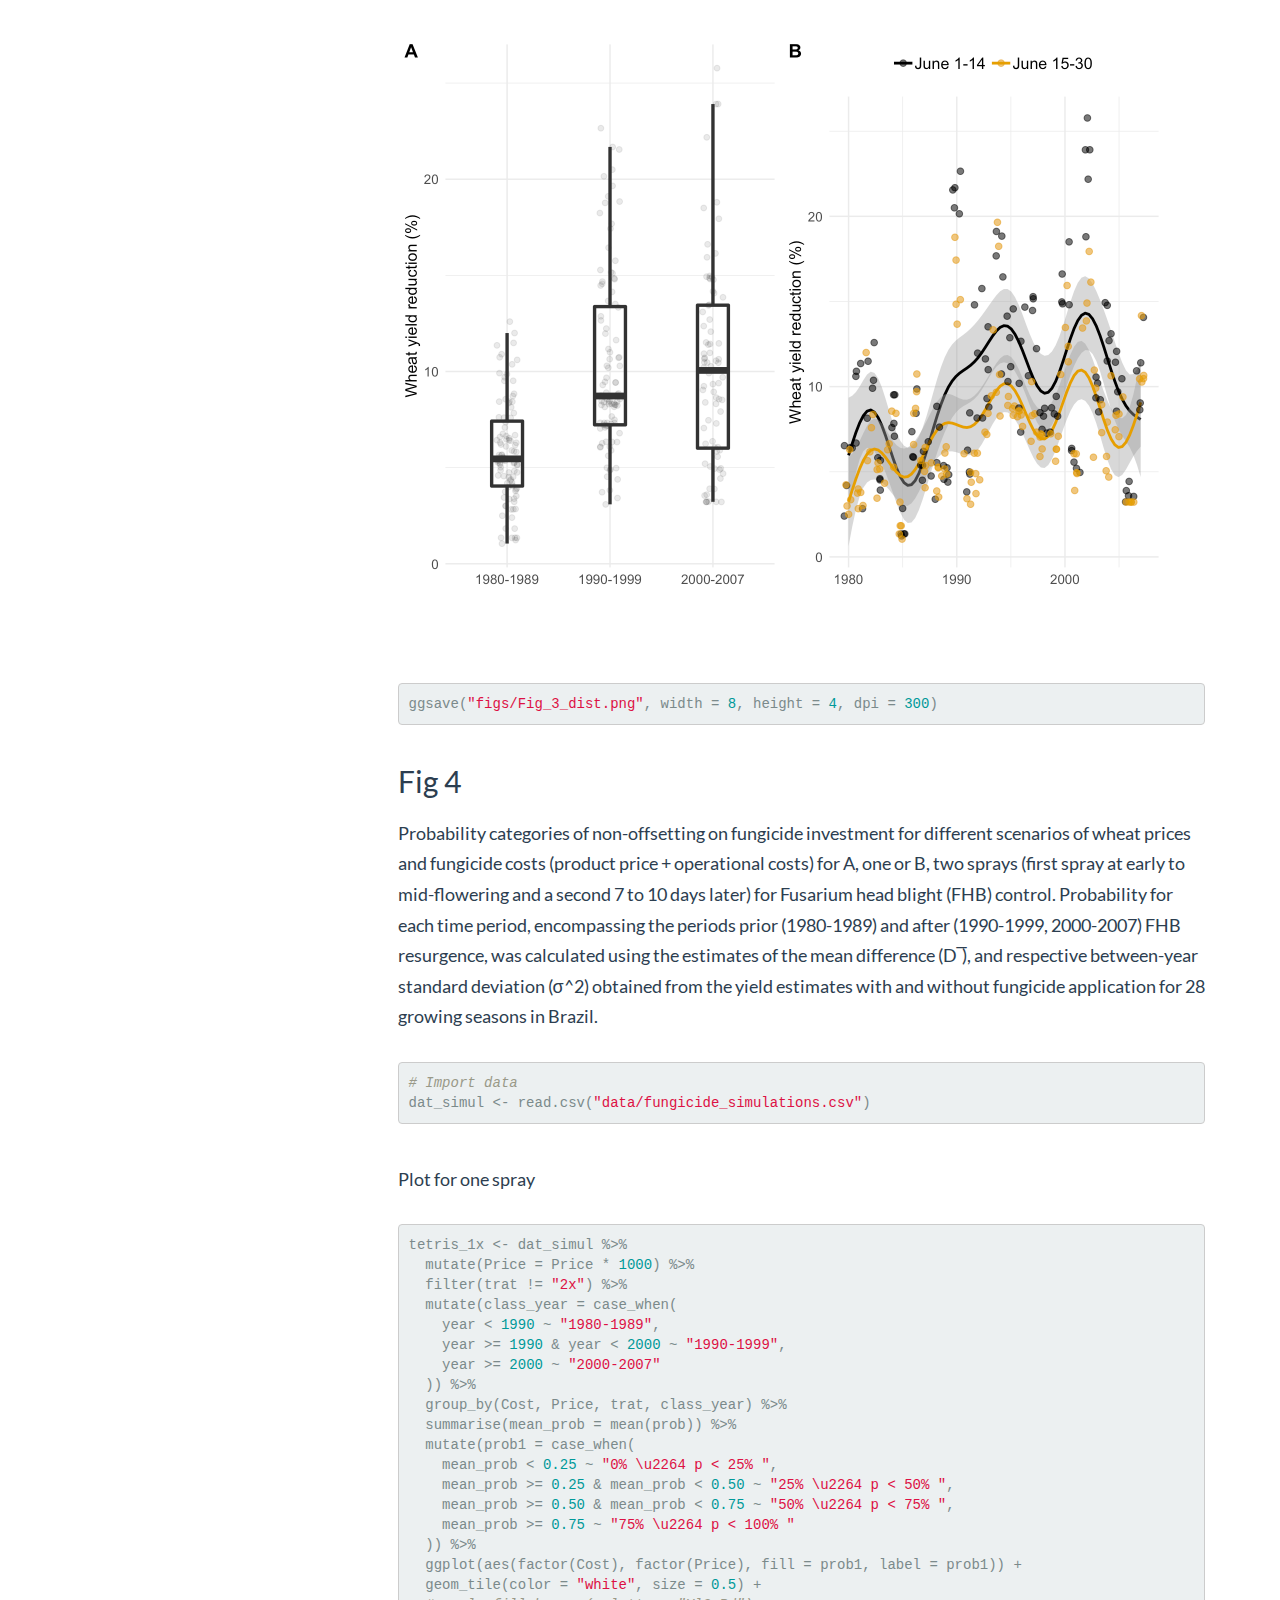
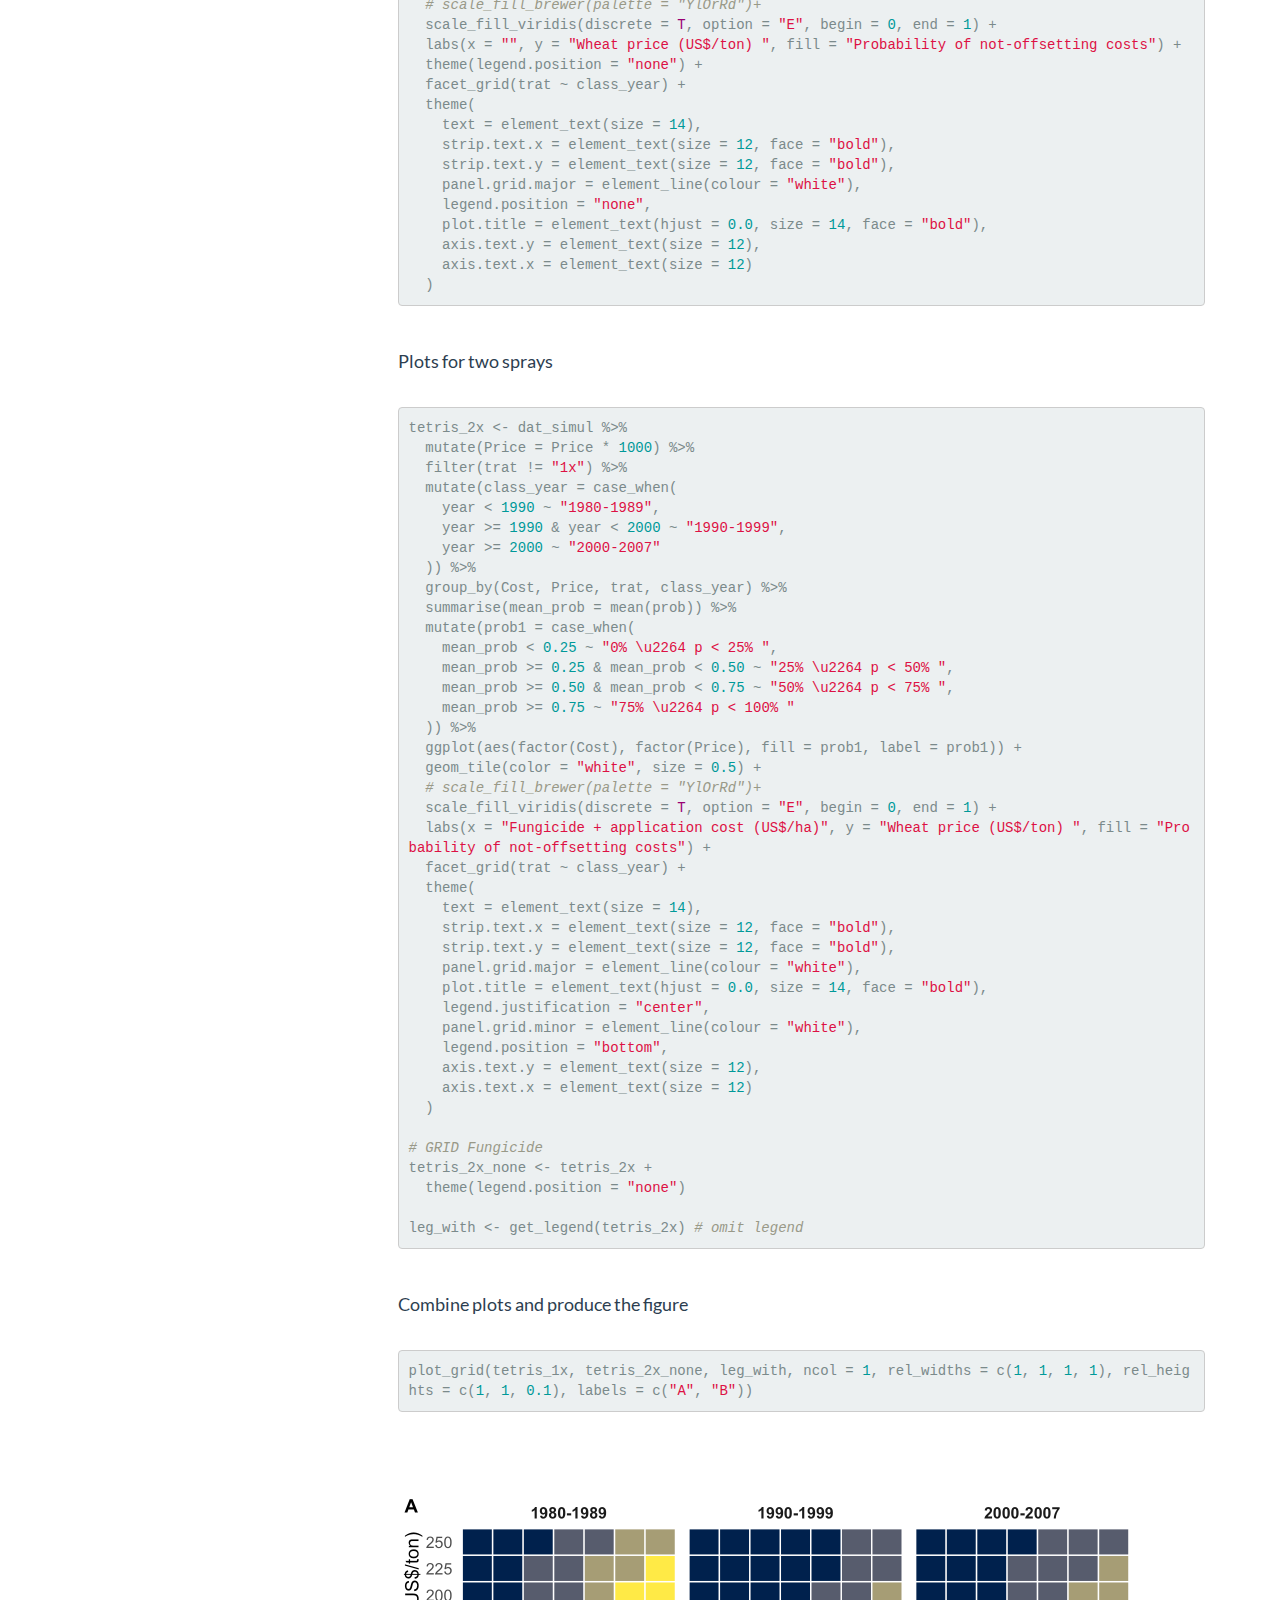
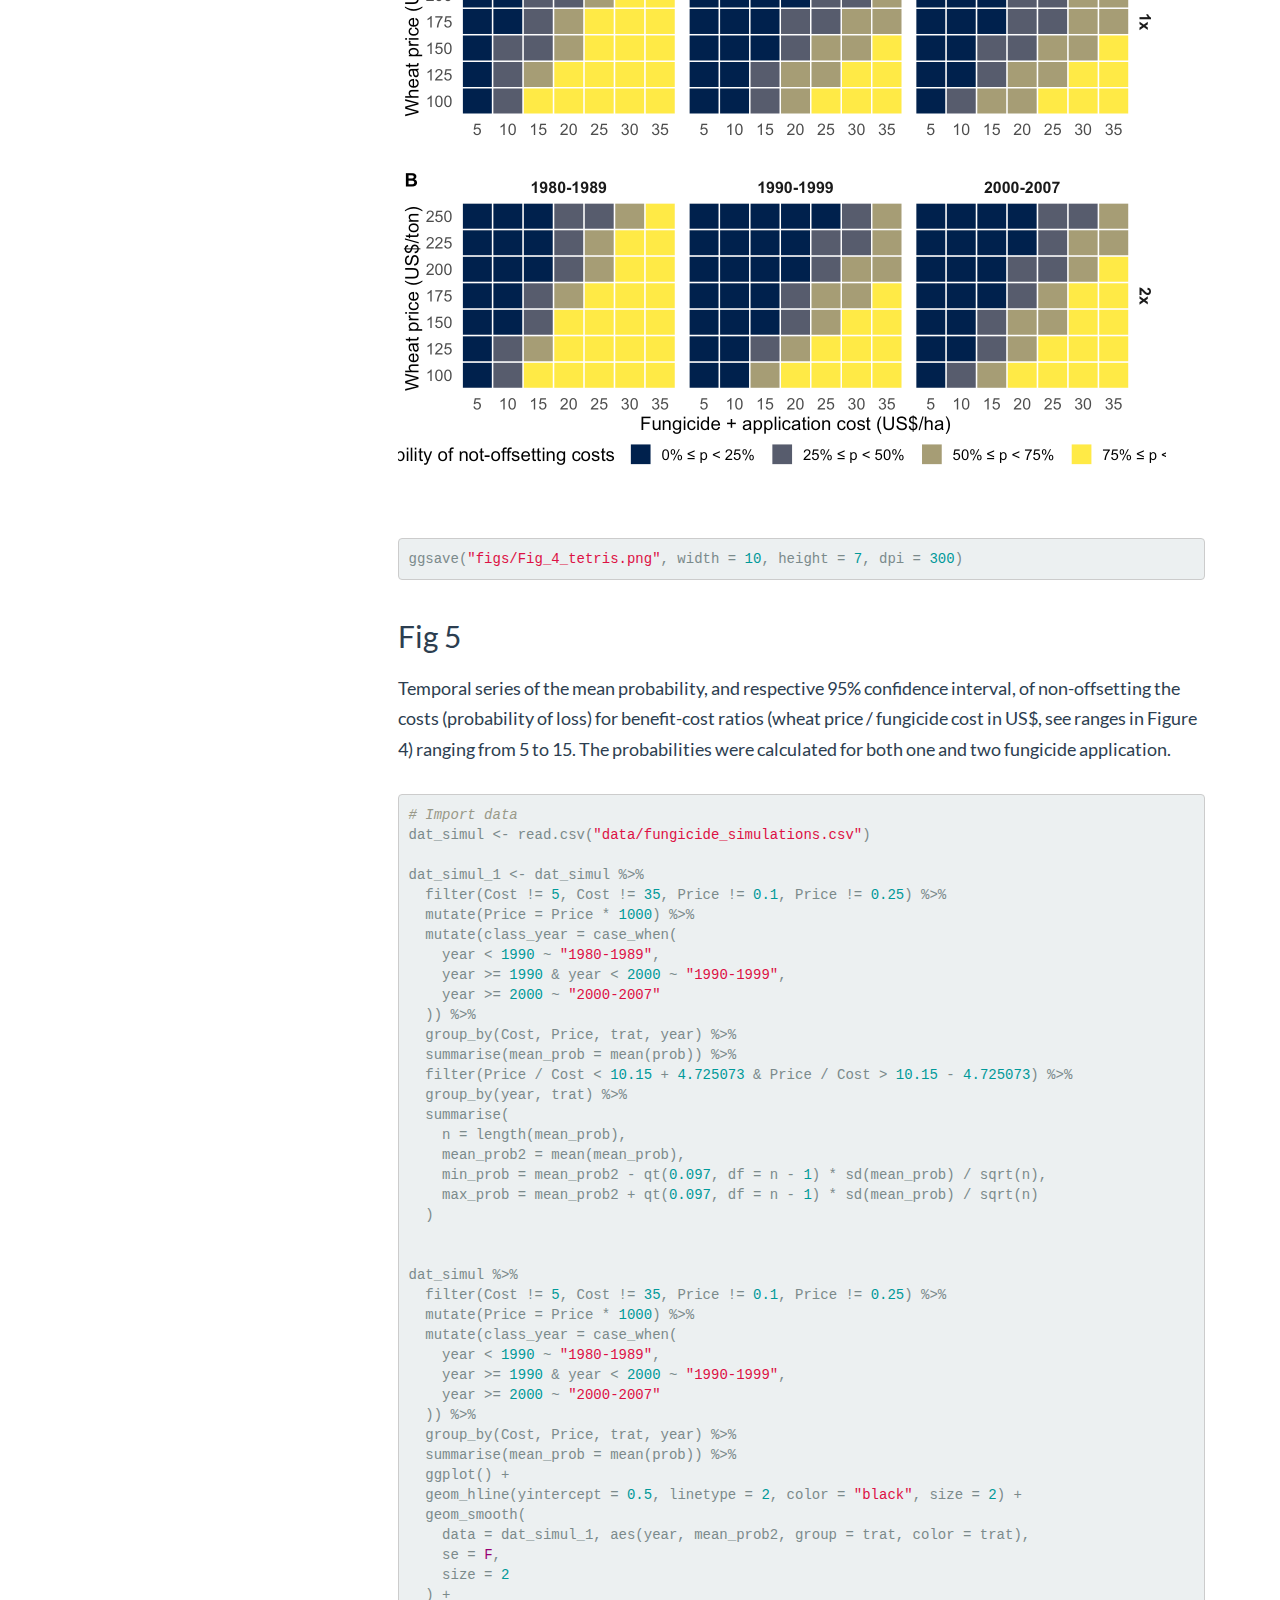
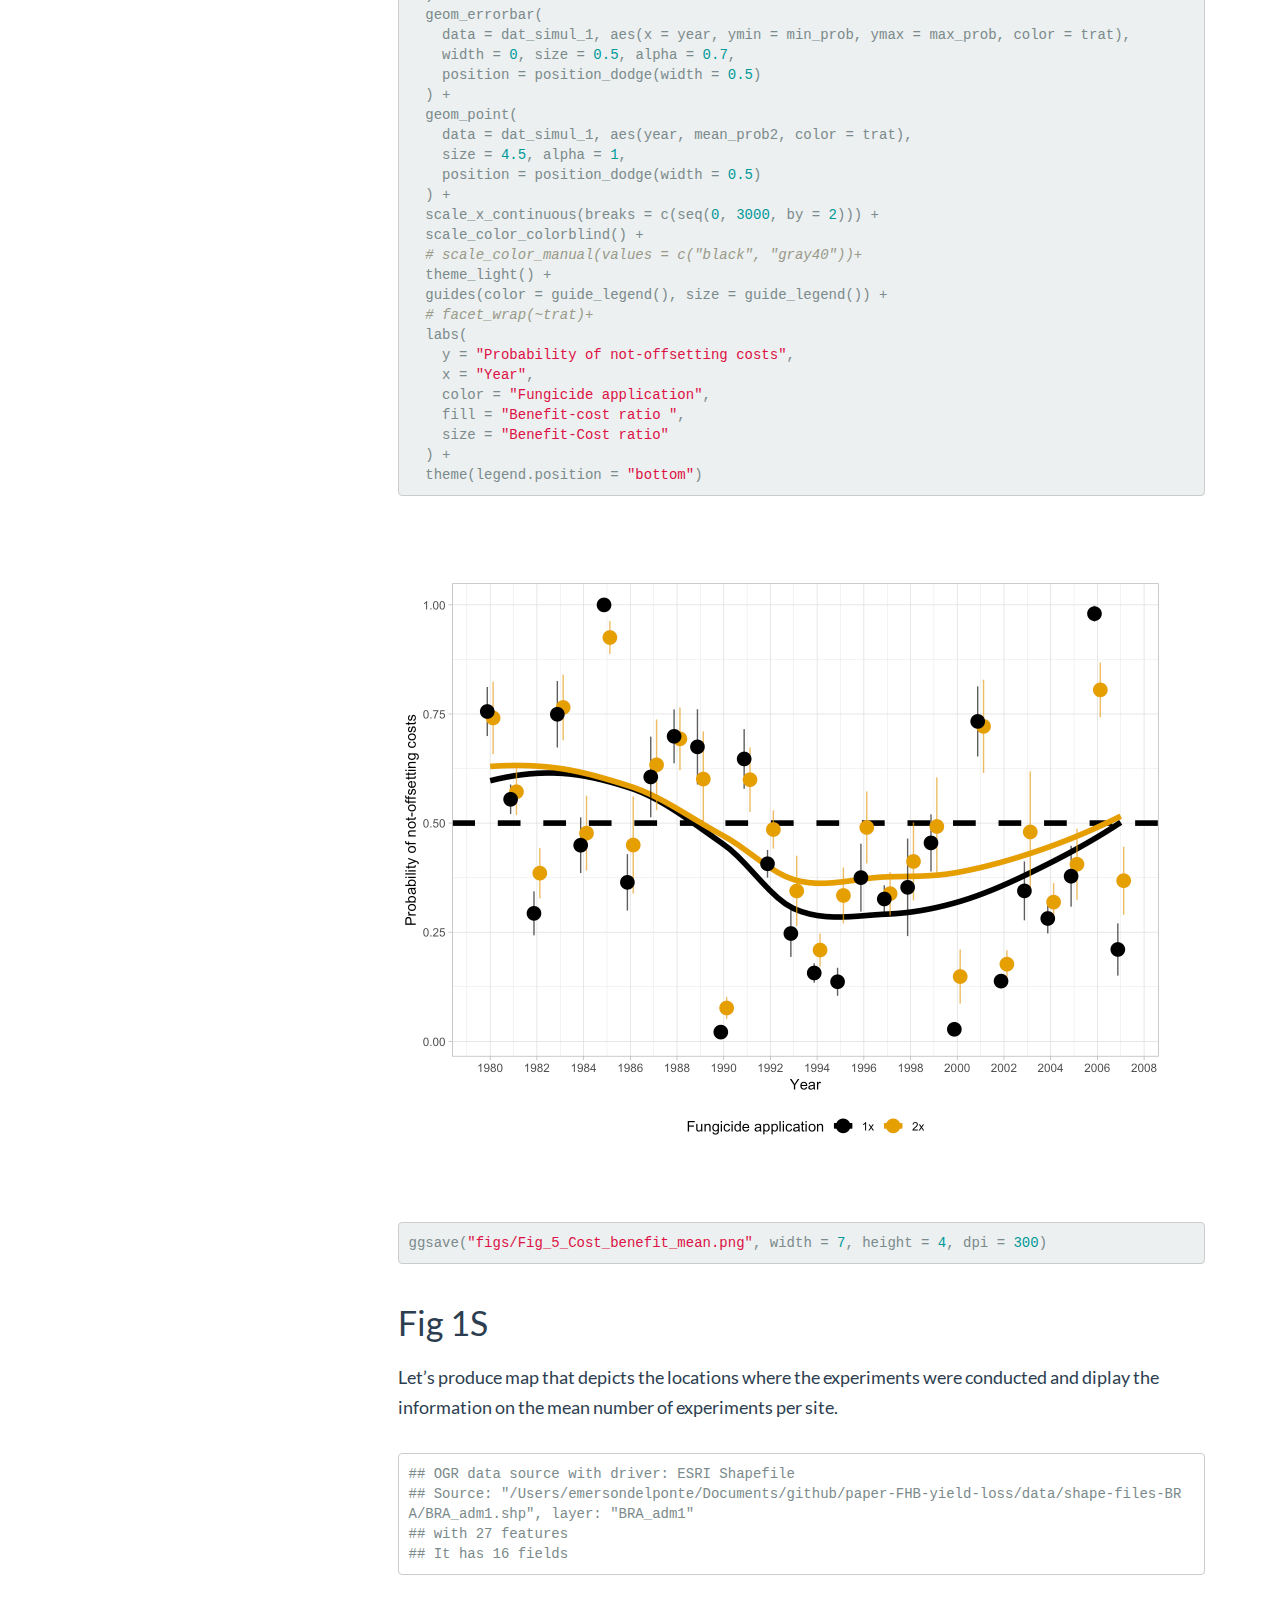
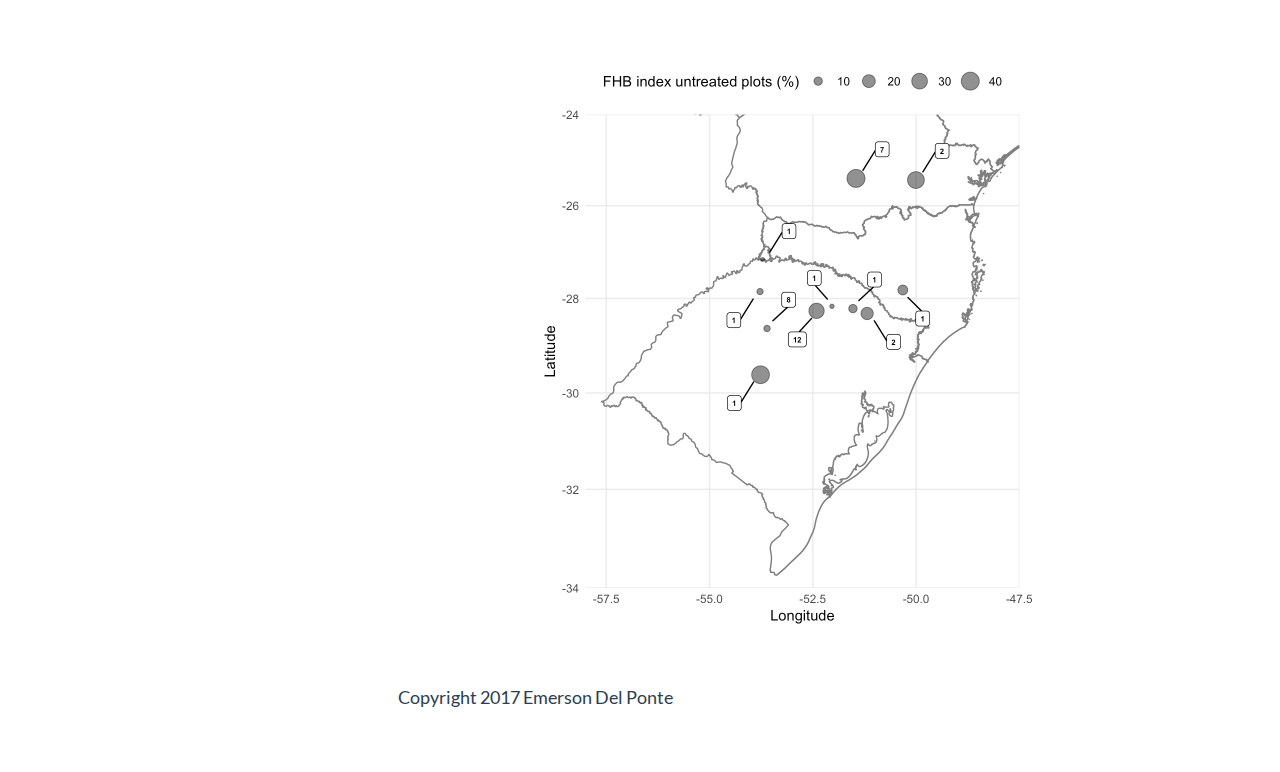
<file: docs/plots.html>
<!DOCTYPE html>

<html xmlns="http://www.w3.org/1999/xhtml">

<head>

<meta charset="utf-8" />
<meta http-equiv="Content-Type" content="text/html; charset=utf-8" />
<meta name="generator" content="pandoc" />




<title>Plots</title>

<script src="site_libs/jquery-1.11.3/jquery.min.js"></script>
<meta name="viewport" content="width=device-width, initial-scale=1" />
<link href="site_libs/bootstrap-3.3.5/css/flatly.min.css" rel="stylesheet" />
<script src="site_libs/bootstrap-3.3.5/js/bootstrap.min.js"></script>
<script src="site_libs/bootstrap-3.3.5/shim/html5shiv.min.js"></script>
<script src="site_libs/bootstrap-3.3.5/shim/respond.min.js"></script>
<script src="site_libs/jqueryui-1.11.4/jquery-ui.min.js"></script>
<link href="site_libs/tocify-1.9.1/jquery.tocify.css" rel="stylesheet" />
<script src="site_libs/tocify-1.9.1/jquery.tocify.js"></script>
<script src="site_libs/navigation-1.1/tabsets.js"></script>
<link href="site_libs/highlightjs-9.12.0/default.css" rel="stylesheet" />
<script src="site_libs/highlightjs-9.12.0/highlight.js"></script>
<link href="site_libs/pagedtable-1.1/css/pagedtable.css" rel="stylesheet" />
<script src="site_libs/pagedtable-1.1/js/pagedtable.js"></script>
<link href="site_libs/font-awesome-5.1.0/css/all.css" rel="stylesheet" />
<link href="site_libs/font-awesome-5.1.0/css/v4-shims.css" rel="stylesheet" />

<style type="text/css">code{white-space: pre;}</style>
<style type="text/css">
  pre:not([class]) {
    background-color: white;
  }
</style>
<script type="text/javascript">
if (window.hljs) {
  hljs.configure({languages: []});
  hljs.initHighlightingOnLoad();
  if (document.readyState && document.readyState === "complete") {
    window.setTimeout(function() { hljs.initHighlighting(); }, 0);
  }
}
</script>



<style type="text/css">
h1 {
  font-size: 34px;
}
h1.title {
  font-size: 38px;
}
h2 {
  font-size: 30px;
}
h3 {
  font-size: 24px;
}
h4 {
  font-size: 18px;
}
h5 {
  font-size: 16px;
}
h6 {
  font-size: 12px;
}
.table th:not([align]) {
  text-align: left;
}
</style>

<link rel="stylesheet" href="style.css" type="text/css" />



<style type = "text/css">
.main-container {
  max-width: 940px;
  margin-left: auto;
  margin-right: auto;
}
code {
  color: inherit;
  background-color: rgba(0, 0, 0, 0.04);
}
img {
  max-width:100%;
  height: auto;
}
.tabbed-pane {
  padding-top: 12px;
}
.html-widget {
  margin-bottom: 20px;
}
button.code-folding-btn:focus {
  outline: none;
}
summary {
  display: list-item;
}
</style>


<style type="text/css">
/* padding for bootstrap navbar */
body {
  padding-top: 60px;
  padding-bottom: 40px;
}
/* offset scroll position for anchor links (for fixed navbar)  */
.section h1 {
  padding-top: 65px;
  margin-top: -65px;
}
.section h2 {
  padding-top: 65px;
  margin-top: -65px;
}
.section h3 {
  padding-top: 65px;
  margin-top: -65px;
}
.section h4 {
  padding-top: 65px;
  margin-top: -65px;
}
.section h5 {
  padding-top: 65px;
  margin-top: -65px;
}
.section h6 {
  padding-top: 65px;
  margin-top: -65px;
}
.dropdown-submenu {
  position: relative;
}
.dropdown-submenu>.dropdown-menu {
  top: 0;
  left: 100%;
  margin-top: -6px;
  margin-left: -1px;
  border-radius: 0 6px 6px 6px;
}
.dropdown-submenu:hover>.dropdown-menu {
  display: block;
}
.dropdown-submenu>a:after {
  display: block;
  content: " ";
  float: right;
  width: 0;
  height: 0;
  border-color: transparent;
  border-style: solid;
  border-width: 5px 0 5px 5px;
  border-left-color: #cccccc;
  margin-top: 5px;
  margin-right: -10px;
}
.dropdown-submenu:hover>a:after {
  border-left-color: #ffffff;
}
.dropdown-submenu.pull-left {
  float: none;
}
.dropdown-submenu.pull-left>.dropdown-menu {
  left: -100%;
  margin-left: 10px;
  border-radius: 6px 0 6px 6px;
}
</style>

<script>
// manage active state of menu based on current page
$(document).ready(function () {
  // active menu anchor
  href = window.location.pathname
  href = href.substr(href.lastIndexOf('/') + 1)
  if (href === "")
    href = "index.html";
  var menuAnchor = $('a[href="' + href + '"]');

  // mark it active
  menuAnchor.parent().addClass('active');

  // if it's got a parent navbar menu mark it active as well
  menuAnchor.closest('li.dropdown').addClass('active');
});
</script>

<!-- tabsets -->

<style type="text/css">
.tabset-dropdown > .nav-tabs {
  display: inline-table;
  max-height: 500px;
  min-height: 44px;
  overflow-y: auto;
  background: white;
  border: 1px solid #ddd;
  border-radius: 4px;
}

.tabset-dropdown > .nav-tabs > li.active:before {
  content: "";
  font-family: 'Glyphicons Halflings';
  display: inline-block;
  padding: 10px;
  border-right: 1px solid #ddd;
}

.tabset-dropdown > .nav-tabs.nav-tabs-open > li.active:before {
  content: "&#xe258;";
  border: none;
}

.tabset-dropdown > .nav-tabs.nav-tabs-open:before {
  content: "";
  font-family: 'Glyphicons Halflings';
  display: inline-block;
  padding: 10px;
  border-right: 1px solid #ddd;
}

.tabset-dropdown > .nav-tabs > li.active {
  display: block;
}

.tabset-dropdown > .nav-tabs > li > a,
.tabset-dropdown > .nav-tabs > li > a:focus,
.tabset-dropdown > .nav-tabs > li > a:hover {
  border: none;
  display: inline-block;
  border-radius: 4px;
}

.tabset-dropdown > .nav-tabs.nav-tabs-open > li {
  display: block;
  float: none;
}

.tabset-dropdown > .nav-tabs > li {
  display: none;
}
</style>

<script>
$(document).ready(function () {
  window.buildTabsets("TOC");
});

$(document).ready(function () {
  $('.tabset-dropdown > .nav-tabs > li').click(function () {
    $(this).parent().toggleClass('nav-tabs-open')
  });
});
</script>

<!-- code folding -->



<script>
$(document).ready(function ()  {

    // move toc-ignore selectors from section div to header
    $('div.section.toc-ignore')
        .removeClass('toc-ignore')
        .children('h1,h2,h3,h4,h5').addClass('toc-ignore');

    // establish options
    var options = {
      selectors: "h1,h2,h3",
      theme: "bootstrap3",
      context: '.toc-content',
      hashGenerator: function (text) {
        return text.replace(/[.\\/?&!#<>]/g, '').replace(/\s/g, '_').toLowerCase();
      },
      ignoreSelector: ".toc-ignore",
      scrollTo: 0
    };
    options.showAndHide = false;
    options.smoothScroll = false;

    // tocify
    var toc = $("#TOC").tocify(options).data("toc-tocify");
});
</script>

<style type="text/css">

#TOC {
  margin: 25px 0px 20px 0px;
}
@media (max-width: 768px) {
#TOC {
  position: relative;
  width: 100%;
}
}


.toc-content {
  padding-left: 30px;
  padding-right: 40px;
}

div.main-container {
  max-width: 1200px;
}

div.tocify {
  width: 20%;
  max-width: 260px;
  max-height: 85%;
}

@media (min-width: 768px) and (max-width: 991px) {
  div.tocify {
    width: 25%;
  }
}

@media (max-width: 767px) {
  div.tocify {
    width: 100%;
    max-width: none;
  }
}

.tocify ul, .tocify li {
  line-height: 20px;
}

.tocify-subheader .tocify-item {
  font-size: 0.90em;
  padding-left: 25px;
  text-indent: 0;
}

.tocify .list-group-item {
  border-radius: 0px;
}

.tocify-subheader {
  display: inline;
}
.tocify-subheader .tocify-item {
  font-size: 0.95em;
}

</style>



</head>

<body>


<div class="container-fluid main-container">


<!-- setup 3col/9col grid for toc_float and main content  -->
<div class="row-fluid">
<div class="col-xs-12 col-sm-4 col-md-3">
<div id="TOC" class="tocify">
</div>
</div>

<div class="toc-content col-xs-12 col-sm-8 col-md-9">




<div class="navbar navbar-default  navbar-fixed-top" role="navigation">
  <div class="container">
    <div class="navbar-header">
      <button type="button" class="navbar-toggle collapsed" data-toggle="collapse" data-target="#navbar">
        <span class="icon-bar"></span>
        <span class="icon-bar"></span>
        <span class="icon-bar"></span>
      </button>
      <a class="navbar-brand" href="index.html">Meta-analytical FHB model</a>
    </div>
    <div id="navbar" class="navbar-collapse collapse">
      <ul class="nav navbar-nav">
        <li>
  <a href="index.html">
    <span class="fa fa fa fa-home"></span>
     
    About
  </a>
</li>
<li>
  <a href="data.html">
    <span class="fa fa fa fa-table"></span>
     
    Data
  </a>
</li>
<li class="dropdown">
  <a href="#" class="dropdown-toggle" data-toggle="dropdown" role="button" aria-expanded="false">
    <span class="fa fa fa fa-file-code-o"></span>
     
    Documented analysis
     
    <span class="caret"></span>
  </a>
  <ul class="dropdown-menu" role="menu">
    <li>
      <a href="code_meta_analysis.html">Meta-analysis approach</a>
    </li>
    <li>
      <a href="code_yield_loss.html">Yield loss modeling</a>
    </li>
    <li>
      <a href="code_fungicide_simulation.html">Fungicide costs</a>
    </li>
  </ul>
</li>
<li>
  <a href="plots.html">
    <span class="fa fa-bar-chart"></span>
     
    Publication-ready plots
  </a>
</li>
      </ul>
      <ul class="nav navbar-nav navbar-right">
        
      </ul>
    </div><!--/.nav-collapse -->
  </div><!--/.container -->
</div><!--/.navbar -->

<div class="fluid-row" id="header">



<h1 class="title toc-ignore">Plots</h1>

</div>


<pre class="r"><code>knitr::opts_chunk$set(
  fig.width = 8, fig.height = 6, fig.path = &quot;Figures/&quot;,
  warning = FALSE, message = FALSE
)</code></pre>
<p>Here we show the scripts that produce the publication-ready plots for the article. There is a hidden script (<a href="....https://github.com/emdelponte/paper-fungicides-whitemold/blob/master/plots.Rmd...">see the Rmd file</a>) to prepare the data for the plots including variable creation and transformation.</p>
<div id="fig-2" class="section level2">
<h2>Fig 2</h2>
<p>Results for the fit of a simple linear model to wheat yield (kg ha-1) and FHB index (%) for both crop situations of A, high yield or B, low yield. Results for the fit of a random-coefficient model to wheat yield (kg ha-1) and FHB index (%) with the population-average predictions (thick solid black) of absolute (kg ha-1) and relative yield (%) and respective 95% confidence interval (thick dashed black) for C and E, high yield or D and F, low yield.</p>
<p>Import and prepare data</p>
<pre class="r"><code># Import data
fhb_dat &lt;- read.csv(&quot;data/fhb_data_new.csv&quot;) %&gt;%
  group_by(trial)

# Transforming the data to character
fhb_dat$yield_class &lt;- as.character(fhb_dat$yield_class)

# Changing the names of categorical variables
fhb_dat$yield_class[fhb_dat$yield_class == &quot;low&quot;] &lt;- &quot;Low yield&quot;
fhb_dat$yield_class[fhb_dat$yield_class == &quot;high&quot;] &lt;- &quot;High yield&quot;</code></pre>
<p>Regression analysis</p>
<p>High yield scenario</p>
<pre class="r"><code>high &lt;- fhb_dat %&gt;%
  filter(yield_class != &quot;Low yield&quot;)

reg_high &lt;- high %&gt;%
  ggplot(aes(sev, yield)) +
  geom_smooth(
    method = &quot;lm&quot;, fullrange = TRUE, se = F, size = 0.7,
    color = &quot;grey70&quot;, aes(group = factor(trial))
  ) +
  geom_point(size = 1.5, alpha = 0.3, colour = &quot;black&quot;, width = 0.1) +
  xlim(0, 100) +
  ylim(0, 7000) +
  theme(legend.position = &quot;left&quot;) +
  theme(
    axis.text = element_text(size = 10),
    axis.title = element_text(size = 12)
  ) +
  theme(plot.title = element_text(hjust = 0.5, size = 12)) +
  theme(panel.spacing = unit(1, &quot;lines&quot;), strip.text.x = element_text(size = 14)) +
  labs(
    x = &quot;&quot;,
    y = expression(&quot;Wheat yield &quot; ~ (kg ~ ha^{
      -1
    })),
    title = &quot;Baseline yield: High&quot;
  )</code></pre>
<p>Low yield scenario</p>
<pre class="r"><code>low &lt;- fhb_dat %&gt;%
  filter(yield_class != &quot;High yield&quot;)

reg_low &lt;- low %&gt;%
  ggplot(aes(sev, yield)) +
  geom_smooth(
    method = &quot;lm&quot;, fullrange = TRUE, se = F, size = 0.7,
    color = &quot;grey70&quot;, aes(group = factor(trial))
  ) +
  geom_point(size = 1.5, alpha = 0.3, colour = &quot;black&quot;, width = 0.1) +
  # scale_y_continuous(limits = c(0, 7000)) +
  ylim(0, 7000) +
  xlim(0, 100) +
  # scale_x_continuous(limits = c(0,100)) +
  theme(legend.position = &quot;none&quot;) +
  theme(
    axis.text = element_text(size = 10),
    axis.title = element_text(size = 12)
  ) +
  theme(plot.title = element_text(hjust = 0.5, size = 12)) +
  theme(panel.spacing = unit(1, &quot;lines&quot;), strip.text.x = element_text(size = 14)) +
  labs(
    x = &quot;&quot;,
    y = &quot;&quot;,
    title = &quot;Baseline yield: Low&quot;
  )</code></pre>
<p>Combine plots</p>
<pre class="r"><code>grid_reg &lt;- plot_grid(reg_high, reg_low, ncol = 2, labels = c(&quot;A&quot;, &quot;B&quot;), align = &quot;h&quot;, rel_widths = c(1, 1), rel_heights = c(1, 1), label_size = 12)</code></pre>
<p>Population average</p>
<p>High yield</p>
<pre class="r"><code>abs_loss_high &lt;- ggplot(fhb_dat, aes(sev, yield)) +
  ylim(0, 5500) +
  xlim(0, 100) +
  theme(legend.text = element_text(size = 14)) +
  theme(axis.text = element_text(size = 10)) +
  theme(text = element_text(size = 12)) +
  theme(plot.title = element_text(hjust = 0.5)) +
  labs(
    x = &quot;&quot;,
    y = expression(&quot;Wheat yield &quot; ~ (kg ~ ha^{
      -1
    })), title = &quot;&quot;
  ) +
  geom_abline(aes(intercept = 4419.48, slope = -46.31), size = 1.3, linetype = &quot;solid&quot;) +
  geom_abline(aes(intercept = 4118.91, slope = -71.03), size = 1.0, linetype = &quot;dashed&quot;) +
  geom_abline(aes(intercept = 4721.40, slope = -27.40), size = 1.0, linetype = &quot;dashed&quot;)</code></pre>
<p>Low yield</p>
<pre class="r"><code>abs_loss_low &lt;- ggplot(fhb_dat, aes(sev, yield)) +
  ylim(0, 5500) +
  xlim(0, 100) +
  theme(axis.text = element_text(size = 10)) +
  theme(plot.title = element_text(hjust = 0.5)) +
  theme(text = element_text(size = 12)) +
  labs(
    x = &quot;&quot;,
    y = &quot;&quot;,
    title = &quot;&quot;
  ) +
  geom_abline(aes(intercept = 2883.51, slope = -46.31), size = 1.3, linetype = &quot;solid&quot;) +
  geom_abline(aes(intercept = 2162.74, slope = -71.03), size = 1.0, linetype = &quot;dashed&quot;) +
  geom_abline(aes(intercept = 3610.03, slope = -27.40), size = 1.0, linetype = &quot;dashed&quot;)

grid_abs_loss &lt;- plot_grid(abs_loss_high, abs_loss_low, ncol = 2, labels = c(&quot;C&quot;, &quot;D&quot;), rel_heights = c(1, 1), rel_widths = c(1, 1), align = &quot;h&quot;, label_size = 12)</code></pre>
<p>Population-average predictions - Relative loss</p>
<p>High yield scenario</p>
<pre class="r"><code>relative_loss_high &lt;- fhb_dat %&gt;%
  ggplot(aes(sev, yield)) +
  xlim(0, 100) +
  ylim(0, 100) +
  theme(axis.text = element_text(size = 10)) +
  theme(text = element_text(size = 12)) +
  labs(
    x = &quot;FHB index (%)&quot;,
    y = expression(&quot;Wheat yield (%)&quot;)
  ) +
  geom_abline(aes(intercept = 100, slope = -1.05), size = 1.3, linetype = &quot;solid&quot;) +
  geom_abline(aes(intercept = 100, slope = -1.72), size = 1.0, linetype = &quot;dashed&quot;) +
  geom_abline(aes(intercept = 100, slope = -0.58), size = 1.0, linetype = &quot;dashed&quot;)</code></pre>
<p>Low yield scenario</p>
<pre class="r"><code>relative_loss_low &lt;- fhb_dat %&gt;%
  ggplot(aes(sev, yield)) +
  xlim(0, 100) +
  ylim(0, 100) +
  theme(axis.text = element_text(size = 10)) +
  theme(legend.position = &quot;none&quot;) +
  theme(text = element_text(size = 12)) +
  labs(
    x = &quot;FHB index (%)&quot;,
    y = &quot;&quot;
  ) +
  geom_abline(aes(intercept = 100, slope = -1.61), size = 1.3, linetype = &quot;solid&quot;) +
  geom_abline(aes(intercept = 100, slope = -3.28), size = 1.0, linetype = &quot;dashed&quot;) +
  geom_abline(aes(intercept = 100, slope = -0.75), size = 1.0, linetype = &quot;dashed&quot;)

grid_rel_loss &lt;- plot_grid(relative_loss_high, relative_loss_low, ncol = 2, labels = c(&quot;E&quot;, &quot;F&quot;), align = &quot;h&quot;, rel_heights = c(1, 1), rel_widths = c(1, 1), label_size = 12)</code></pre>
<p>Combine all plots and produce the figure</p>
<pre class="r"><code>plot_grid(grid_reg, grid_abs_loss, grid_rel_loss, ncol = 1, rel_heights = c(1.05, 1, 0.95), rel_widths = c(1, 1, 1), align = &quot;v&quot;)</code></pre>
<p><img src="Figures/unnamed-chunk-11-1.png" width="768" /></p>
<pre class="r"><code>ggsave(&quot;figs/Fig_2_grid_all.png&quot;, width = 5.8, height = 8.1)</code></pre>
</div>
<div id="fig-3" class="section level2">
<h2>Fig 3</h2>
<p>Relative yield loss estimated by a phenology-based model in a 28-year period (1980 to 2007) for Passo Fundo, RS, Brazil. Box-plots in A represent the variability of the relative losses within three time periods. Relative yield loss in B represents the estimated values encompassing the sowing dates before and after 15 June, with the fitted smoothing lines of the generalized additive model for both sowing periods.</p>
<pre class="r"><code>simul_loss &lt;- read.csv(&quot;data/yield_loss_simulations.csv&quot;)</code></pre>
<p>Summary per decade</p>
<pre class="r"><code>box_dcd &lt;- simul_loss %&gt;%
  ggplot(aes(class_year, relative_loss)) +
  geom_jitter(size = 1.7, alpha = 0.1, colour = &quot;black&quot;, width = 0.1) +
  geom_boxplot(aes(group = class_year), width = 0.3, size = 1.2, fill = NA, outlier.colour = NA) +
  scale_color_grey() +
  labs(y = &quot;Wheat yield reduction (%)&quot;, x = &quot;&quot;) +
  theme(axis.text = element_text(size = 10)) +
  theme(text = element_text(size = 12))</code></pre>
<p>Summary per planting date</p>
<pre class="r"><code>dist_planting &lt;- simul_loss %&gt;%
  group_by(year) %&gt;%
  ggplot() +
  geom_smooth(method = &quot;gam&quot;, aes(year, relative_loss, color = class_sow), formula = y ~ x + s(x) + s(x, bs = &quot;cr&quot;)) +
  geom_jitter(aes(year, relative_loss, color = class_sow), position = &quot;jitter&quot;, size = 2, alpha = 0.6) +
  # scale_color_manual(values = c(&quot;black&quot;, &quot;grey50&quot;)) +
  theme(legend.text = element_text(size = 12), text = element_text(size = 12), axis.text = element_text(size = 10), legend.position = &quot;none&quot;) +
  theme(legend.title = element_blank(), legend.position = &quot;top&quot;) +
  guides(color = guide_legend(override.aes = list(fill = NA))) +
  theme(legend.key = element_blank()) +
  scale_color_colorblind() +
  labs(y = &quot;Wheat yield reduction (%)&quot;, x = &quot;&quot;, shape = &quot;&quot;, color = &quot;&quot;)</code></pre>
<p>Combine plots to produce the figure.</p>
<pre class="r"><code>grid_dist1 &lt;- plot_grid(box_dcd, dist_planting, labels = c(&quot;A&quot;, &quot;B&quot;), align = &quot;v&quot;)
grid_dist1</code></pre>
<p><img src="Figures/unnamed-chunk-15-1.png" width="768" /></p>
<pre class="r"><code>ggsave(&quot;figs/Fig_3_dist.png&quot;, width = 8, height = 4, dpi = 300)</code></pre>
</div>
<div id="fig-4" class="section level2">
<h2>Fig 4</h2>
<p>Probability categories of non-offsetting on fungicide investment for different scenarios of wheat prices and fungicide costs (product price + operational costs) for A, one or B, two sprays (first spray at early to mid-flowering and a second 7 to 10 days later) for Fusarium head blight (FHB) control. Probability for each time period, encompassing the periods prior (1980-1989) and after (1990-1999, 2000-2007) FHB resurgence, was calculated using the estimates of the mean difference (D ̅), and respective between-year standard deviation (σ^2) obtained from the yield estimates with and without fungicide application for 28 growing seasons in Brazil.</p>
<pre class="r"><code># Import data
dat_simul &lt;- read.csv(&quot;data/fungicide_simulations.csv&quot;)</code></pre>
<p>Plot for one spray</p>
<pre class="r"><code>tetris_1x &lt;- dat_simul %&gt;%
  mutate(Price = Price * 1000) %&gt;%
  filter(trat != &quot;2x&quot;) %&gt;%
  mutate(class_year = case_when(
    year &lt; 1990 ~ &quot;1980-1989&quot;,
    year &gt;= 1990 &amp; year &lt; 2000 ~ &quot;1990-1999&quot;,
    year &gt;= 2000 ~ &quot;2000-2007&quot;
  )) %&gt;%
  group_by(Cost, Price, trat, class_year) %&gt;%
  summarise(mean_prob = mean(prob)) %&gt;%
  mutate(prob1 = case_when(
    mean_prob &lt; 0.25 ~ &quot;0% \u2264 p &lt; 25% &quot;,
    mean_prob &gt;= 0.25 &amp; mean_prob &lt; 0.50 ~ &quot;25% \u2264 p &lt; 50% &quot;,
    mean_prob &gt;= 0.50 &amp; mean_prob &lt; 0.75 ~ &quot;50% \u2264 p &lt; 75% &quot;,
    mean_prob &gt;= 0.75 ~ &quot;75% \u2264 p &lt; 100% &quot;
  )) %&gt;%
  ggplot(aes(factor(Cost), factor(Price), fill = prob1, label = prob1)) +
  geom_tile(color = &quot;white&quot;, size = 0.5) +
  # scale_fill_brewer(palette = &quot;YlOrRd&quot;)+
  scale_fill_viridis(discrete = T, option = &quot;E&quot;, begin = 0, end = 1) +
  labs(x = &quot;&quot;, y = &quot;Wheat price (US$/ton) &quot;, fill = &quot;Probability of not-offsetting costs&quot;) +
  theme(legend.position = &quot;none&quot;) +
  facet_grid(trat ~ class_year) +
  theme(
    text = element_text(size = 14),
    strip.text.x = element_text(size = 12, face = &quot;bold&quot;),
    strip.text.y = element_text(size = 12, face = &quot;bold&quot;),
    panel.grid.major = element_line(colour = &quot;white&quot;),
    legend.position = &quot;none&quot;,
    plot.title = element_text(hjust = 0.0, size = 14, face = &quot;bold&quot;),
    axis.text.y = element_text(size = 12),
    axis.text.x = element_text(size = 12)
  )</code></pre>
<p>Plots for two sprays</p>
<pre class="r"><code>tetris_2x &lt;- dat_simul %&gt;%
  mutate(Price = Price * 1000) %&gt;%
  filter(trat != &quot;1x&quot;) %&gt;%
  mutate(class_year = case_when(
    year &lt; 1990 ~ &quot;1980-1989&quot;,
    year &gt;= 1990 &amp; year &lt; 2000 ~ &quot;1990-1999&quot;,
    year &gt;= 2000 ~ &quot;2000-2007&quot;
  )) %&gt;%
  group_by(Cost, Price, trat, class_year) %&gt;%
  summarise(mean_prob = mean(prob)) %&gt;%
  mutate(prob1 = case_when(
    mean_prob &lt; 0.25 ~ &quot;0% \u2264 p &lt; 25% &quot;,
    mean_prob &gt;= 0.25 &amp; mean_prob &lt; 0.50 ~ &quot;25% \u2264 p &lt; 50% &quot;,
    mean_prob &gt;= 0.50 &amp; mean_prob &lt; 0.75 ~ &quot;50% \u2264 p &lt; 75% &quot;,
    mean_prob &gt;= 0.75 ~ &quot;75% \u2264 p &lt; 100% &quot;
  )) %&gt;%
  ggplot(aes(factor(Cost), factor(Price), fill = prob1, label = prob1)) +
  geom_tile(color = &quot;white&quot;, size = 0.5) +
  # scale_fill_brewer(palette = &quot;YlOrRd&quot;)+
  scale_fill_viridis(discrete = T, option = &quot;E&quot;, begin = 0, end = 1) +
  labs(x = &quot;Fungicide + application cost (US$/ha)&quot;, y = &quot;Wheat price (US$/ton) &quot;, fill = &quot;Probability of not-offsetting costs&quot;) +
  facet_grid(trat ~ class_year) +
  theme(
    text = element_text(size = 14),
    strip.text.x = element_text(size = 12, face = &quot;bold&quot;),
    strip.text.y = element_text(size = 12, face = &quot;bold&quot;),
    panel.grid.major = element_line(colour = &quot;white&quot;),
    plot.title = element_text(hjust = 0.0, size = 14, face = &quot;bold&quot;),
    legend.justification = &quot;center&quot;,
    panel.grid.minor = element_line(colour = &quot;white&quot;),
    legend.position = &quot;bottom&quot;,
    axis.text.y = element_text(size = 12),
    axis.text.x = element_text(size = 12)
  )

# GRID Fungicide
tetris_2x_none &lt;- tetris_2x +
  theme(legend.position = &quot;none&quot;)

leg_with &lt;- get_legend(tetris_2x) # omit legend</code></pre>
<p>Combine plots and produce the figure</p>
<pre class="r"><code>plot_grid(tetris_1x, tetris_2x_none, leg_with, ncol = 1, rel_widths = c(1, 1, 1, 1), rel_heights = c(1, 1, 0.1), labels = c(&quot;A&quot;, &quot;B&quot;))</code></pre>
<p><img src="Figures/unnamed-chunk-19-1.png" width="768" /></p>
<pre class="r"><code>ggsave(&quot;figs/Fig_4_tetris.png&quot;, width = 10, height = 7, dpi = 300)</code></pre>
</div>
<div id="fig-5" class="section level2">
<h2>Fig 5</h2>
<p>Temporal series of the mean probability, and respective 95% confidence interval, of non-offsetting the costs (probability of loss) for benefit-cost ratios (wheat price / fungicide cost in US$, see ranges in Figure 4) ranging from 5 to 15. The probabilities were calculated for both one and two fungicide application.</p>
<pre class="r"><code># Import data
dat_simul &lt;- read.csv(&quot;data/fungicide_simulations.csv&quot;)

dat_simul_1 &lt;- dat_simul %&gt;%
  filter(Cost != 5, Cost != 35, Price != 0.1, Price != 0.25) %&gt;%
  mutate(Price = Price * 1000) %&gt;%
  mutate(class_year = case_when(
    year &lt; 1990 ~ &quot;1980-1989&quot;,
    year &gt;= 1990 &amp; year &lt; 2000 ~ &quot;1990-1999&quot;,
    year &gt;= 2000 ~ &quot;2000-2007&quot;
  )) %&gt;%
  group_by(Cost, Price, trat, year) %&gt;%
  summarise(mean_prob = mean(prob)) %&gt;%
  filter(Price / Cost &lt; 10.15 + 4.725073 &amp; Price / Cost &gt; 10.15 - 4.725073) %&gt;%
  group_by(year, trat) %&gt;%
  summarise(
    n = length(mean_prob),
    mean_prob2 = mean(mean_prob),
    min_prob = mean_prob2 - qt(0.097, df = n - 1) * sd(mean_prob) / sqrt(n),
    max_prob = mean_prob2 + qt(0.097, df = n - 1) * sd(mean_prob) / sqrt(n)
  )


dat_simul %&gt;%
  filter(Cost != 5, Cost != 35, Price != 0.1, Price != 0.25) %&gt;%
  mutate(Price = Price * 1000) %&gt;%
  mutate(class_year = case_when(
    year &lt; 1990 ~ &quot;1980-1989&quot;,
    year &gt;= 1990 &amp; year &lt; 2000 ~ &quot;1990-1999&quot;,
    year &gt;= 2000 ~ &quot;2000-2007&quot;
  )) %&gt;%
  group_by(Cost, Price, trat, year) %&gt;%
  summarise(mean_prob = mean(prob)) %&gt;%
  ggplot() +
  geom_hline(yintercept = 0.5, linetype = 2, color = &quot;black&quot;, size = 2) +
  geom_smooth(
    data = dat_simul_1, aes(year, mean_prob2, group = trat, color = trat),
    se = F,
    size = 2
  ) +
  geom_errorbar(
    data = dat_simul_1, aes(x = year, ymin = min_prob, ymax = max_prob, color = trat),
    width = 0, size = 0.5, alpha = 0.7,
    position = position_dodge(width = 0.5)
  ) +
  geom_point(
    data = dat_simul_1, aes(year, mean_prob2, color = trat),
    size = 4.5, alpha = 1,
    position = position_dodge(width = 0.5)
  ) +
  scale_x_continuous(breaks = c(seq(0, 3000, by = 2))) +
  scale_color_colorblind() +
  # scale_color_manual(values = c(&quot;black&quot;, &quot;gray40&quot;))+
  theme_light() +
  guides(color = guide_legend(), size = guide_legend()) +
  # facet_wrap(~trat)+
  labs(
    y = &quot;Probability of not-offsetting costs&quot;,
    x = &quot;Year&quot;,
    color = &quot;Fungicide application&quot;,
    fill = &quot;Benefit-cost ratio &quot;,
    size = &quot;Benefit-Cost ratio&quot;
  ) +
  theme(legend.position = &quot;bottom&quot;)</code></pre>
<p><img src="Figures/unnamed-chunk-20-1.png" width="768" /></p>
<pre class="r"><code>ggsave(&quot;figs/Fig_5_Cost_benefit_mean.png&quot;, width = 7, height = 4, dpi = 300)</code></pre>
</div>
<div id="fig-1s" class="section level1">
<h1>Fig 1S</h1>
<p>Let’s produce map that depicts the locations where the experiments were conducted and diplay the information on the mean number of experiments per site.</p>
<pre><code>## OGR data source with driver: ESRI Shapefile 
## Source: &quot;/Users/emersondelponte/Documents/github/paper-FHB-yield-loss/data/shape-files-BRA/BRA_adm1.shp&quot;, layer: &quot;BRA_adm1&quot;
## with 27 features
## It has 16 fields</code></pre>
<p><img src="Figures/pressure-1.png" width="768" /></p>
</div>



Copyright 2017 Emerson Del Ponte


</div>
</div>

</div>

<script>

// add bootstrap table styles to pandoc tables
function bootstrapStylePandocTables() {
  $('tr.header').parent('thead').parent('table').addClass('table table-condensed');
}
$(document).ready(function () {
  bootstrapStylePandocTables();
});


</script>

<!-- dynamically load mathjax for compatibility with self-contained -->
<script>
  (function () {
    var script = document.createElement("script");
    script.type = "text/javascript";
    script.src  = "https://mathjax.rstudio.com/latest/MathJax.js?config=TeX-AMS-MML_HTMLorMML";
    document.getElementsByTagName("head")[0].appendChild(script);
  })();
</script>

</body>
</html>
</file>
<file: docs/site_libs/highlightjs-9.12.0/default.css>
.hljs-literal {
  color: #990073;
}

.hljs-number {
  color: #099;
}

.hljs-comment {
  color: #998;
  font-style: italic;
}

.hljs-keyword {
  color: #900;
  font-weight: bold;
}

.hljs-string {
  color: #d14;
}
</file>
<file: docs/site_libs/pagedtable-1.1/css/pagedtable.css>
.pagedtable {
  overflow: auto;
  padding-left: 8px;
  padding-right: 8px;
}

.pagedtable-wrapper {
  border: 1px solid #ccc;
  border-radius: 4px;
  margin-bottom: 10px;
}

.pagedtable table {
  width: 100%;
  max-width: 100%;
  margin: 0;
}

.pagedtable th {
  padding: 0 5px 0 5px;
  border: none;
  border-bottom: 2px solid #dddddd;

  min-width: 45px;
}

.pagedtable-empty th {
  display: none;
}

.pagedtable td {
  padding: 0 4px 0 4px;
}

.pagedtable .even {
  background-color: rgba(140, 140, 140, 0.1);
}

.pagedtable-padding-col {
  display: none;
}

.pagedtable a {
  -webkit-touch-callout: none;
  -webkit-user-select: none;
  -khtml-user-select: none;
  -moz-user-select: none;
  -ms-user-select: none;
  user-select: none;
}

.pagedtable-index-nav {
  cursor: pointer;
  padding: 0 5px 0 5px;
  float: right;
  border: 0;
}

.pagedtable-index-nav-disabled {
  cursor: default;
  text-decoration: none;
  color: #999;
}

a.pagedtable-index-nav-disabled:hover {
  text-decoration: none;
  color: #999;
}

.pagedtable-indexes {
  cursor: pointer;
  float: right;
  border: 0;
}

.pagedtable-index-current {
  cursor: default;
  text-decoration: none;
  font-weight: bold;
  color: #333;
  border: 0;
}

a.pagedtable-index-current:hover {
  text-decoration: none;
  font-weight: bold;
  color: #333;
}

.pagedtable-index {
  width: 30px;
  display: inline-block;
  text-align: center;
  border: 0;
}

.pagedtable-index-separator-left {
  display: inline-block;
  color: #333;
  font-size: 9px;
  padding: 0 0 0 0;
  cursor: default;
}

.pagedtable-index-separator-right {
  display: inline-block;
  color: #333;
  font-size: 9px;
  padding: 0 4px 0 0;
  cursor: default;
}

.pagedtable-footer {
  padding-top: 4px;
  padding-bottom: 5px;
}

.pagedtable-not-empty .pagedtable-footer {
  border-top: 2px solid #dddddd;
}

.pagedtable-info {
  overflow: hidden;
  color: #999;
  white-space: nowrap;
  text-overflow: ellipsis;
}

.pagedtable-header-name {
  overflow: hidden;
  text-overflow: ellipsis;
}

.pagedtable-header-type {
  color: #999;
  font-weight: 400;
}

.pagedtable-na-cell {
  font-style: italic;
  opacity: 0.3;
}
</file>
<file: docs/style.css>
@import url('https://fonts.googleapis.com/css?family=Roboto+Condensed:400');
@import url('https://fonts.googleapis.com/css?family=Oswald');
@import url('https://fonts.googleapis.com/css?family=Crimson+Text');
@import url('https://fonts.googleapis.com/css?family=Noto+Serif+TC');

body {
margin:20px;
padding:0px;
width:100%;
font-size: 1.8em;
line-height: 170%
}

img {
 margin-top: 40px;
 margin-bottom: 40px
}



h1,h2,h3,h4 {
margin-bottom: 20px;
margin-top: 30px;
padding-top: 15px;
display: inline-block;
width:100%
}
}
h1.title {
font-family: 'Oswald', sans-serif;
font-size: 28px;
line-height: 100%
}

pre code, pre, code {
 margin-top: 30px;
 margin-bottom: 40px
 
}


blockquote {
text-align: justify;
margin-top: 20px;
margin-bottom: 30px;
font-size: 1.2em;
line-height:130%;
background-color: #d2b48c;
}



.list-group-item.active {
    z-index: 3;
    color: #ffffff;
    background-color: 'steelblue';
    border-color: #006699
}

.list-group-item.active:hover {
    z-index: 2;
    color: #ffffff;
    background-color: #00b359;
    border-color: #006699
}
blockquote { background-color: #f9f9f9; margin-bottom: 40px;}


/*  SECTIONS  */
.section {
	clear: both;
	padding: 0px;
	margin: 0px;
}

/*  COLUMN SETUP  */
.col {
	display: block;
	float:left;
	text-align: center;
	margin: 1% 0 1% 1.6%;
}
.col:first-child { margin-left: 0; }

/*  GROUPING  */
.group:before,
.group:after { content:""; display:table; }
.group:after { clear:both;}
.group { zoom:1; /* For IE 6/7 */ }

/*  GRID OF TWO  */
.span_2_of_2 {
	width: 100%;
}
.span_1_of_2 {
	width: 49.2%;
}

/*  GO FULL WIDTH AT LESS THAN 480 PIXELS */

@media only screen and (max-width: 480px) {
	.col { 
		margin: 1% 0 1% 0%;
	}
}

@media only screen and (max-width: 480px) {
	.span_2_of_2, .span_1_of_2 { width: 100%; }
}
</file>
<file: docs/site_libs/bootstrap-3.3.5/css/flatly.min.css>
@font-face {
  font-family: 'Lato';
  font-style: normal;
  font-weight: 400;
  src: url(fonts/Lato.ttf) format('truetype');
}
@font-face {
  font-family: 'Lato';
  font-style: normal;
  font-weight: 700;
  src: url(fonts/LatoBold.ttf) format('truetype');
}
@font-face {
  font-family: 'Lato';
  font-style: italic;
  font-weight: 400;
  src: url(fonts/LatoItalic.ttf) format('truetype');
}

/*!
 * bootswatch v3.3.6
 * Homepage: http://bootswatch.com
 * Copyright 2012-2015 Thomas Park
 * Licensed under MIT
 * Based on Bootstrap
*//*!
 * Bootstrap v3.3.6 (http://getbootstrap.com)
 * Copyright 2011-2015 Twitter, Inc.
 * Licensed under MIT (https://github.com/twbs/bootstrap/blob/master/LICENSE)
 *//*! normalize.css v3.0.3 | MIT License | github.com/necolas/normalize.css */html{font-family:sans-serif;-ms-text-size-adjust:100%;-webkit-text-size-adjust:100%}body{margin:0}article,aside,details,figcaption,figure,footer,header,hgroup,main,menu,nav,section,summary{display:block}audio,canvas,progress,video{display:inline-block;vertical-align:baseline}audio:not([controls]){display:none;height:0}[hidden],template{display:none}a{background-color:transparent}a:active,a:hover{outline:0}abbr[title]{border-bottom:1px dotted}b,strong{font-weight:bold}dfn{font-style:italic}h1{font-size:2em;margin:0.67em 0}mark{background:#ff0;color:#000}small{font-size:80%}sub,sup{font-size:75%;line-height:0;position:relative;vertical-align:baseline}sup{top:-0.5em}sub{bottom:-0.25em}img{border:0}svg:not(:root){overflow:hidden}figure{margin:1em 40px}hr{-webkit-box-sizing:content-box;-moz-box-sizing:content-box;box-sizing:content-box;height:0}pre{overflow:auto}code,kbd,pre,samp{font-family:monospace, monospace;font-size:1em}button,input,optgroup,select,textarea{color:inherit;font:inherit;margin:0}button{overflow:visible}button,select{text-transform:none}button,html input[type="button"],input[type="reset"],input[type="submit"]{-webkit-appearance:button;cursor:pointer}button[disabled],html input[disabled]{cursor:default}button::-moz-focus-inner,input::-moz-focus-inner{border:0;padding:0}input{line-height:normal}input[type="checkbox"],input[type="radio"]{-webkit-box-sizing:border-box;-moz-box-sizing:border-box;box-sizing:border-box;padding:0}input[type="number"]::-webkit-inner-spin-button,input[type="number"]::-webkit-outer-spin-button{height:auto}input[type="search"]{-webkit-appearance:textfield;-webkit-box-sizing:content-box;-moz-box-sizing:content-box;box-sizing:content-box}input[type="search"]::-webkit-search-cancel-button,input[type="search"]::-webkit-search-decoration{-webkit-appearance:none}fieldset{border:1px solid #c0c0c0;margin:0 2px;padding:0.35em 0.625em 0.75em}legend{border:0;padding:0}textarea{overflow:auto}optgroup{font-weight:bold}table{border-collapse:collapse;border-spacing:0}td,th{padding:0}/*! Source: https://github.com/h5bp/html5-boilerplate/blob/master/src/css/main.css */@media print{*,*:before,*:after{background:transparent !important;color:#000 !important;-webkit-box-shadow:none !important;box-shadow:none !important;text-shadow:none !important}a,a:visited{text-decoration:underline}a[href]:after{content:" (" attr(href) ")"}abbr[title]:after{content:" (" attr(title) ")"}a[href^="#"]:after,a[href^="javascript:"]:after{content:""}pre,blockquote{border:1px solid #999;page-break-inside:avoid}thead{display:table-header-group}tr,img{page-break-inside:avoid}img{max-width:100% !important}p,h2,h3{orphans:3;widows:3}h2,h3{page-break-after:avoid}.navbar{display:none}.btn>.caret,.dropup>.btn>.caret{border-top-color:#000 !important}.label{border:1px solid #000}.table{border-collapse:collapse !important}.table td,.table th{background-color:#fff !important}.table-bordered th,.table-bordered td{border:1px solid #ddd !important}}@font-face{font-family:'Glyphicons Halflings';src:url('../fonts/glyphicons-halflings-regular.eot');src:url('../fonts/glyphicons-halflings-regular.eot?#iefix') format('embedded-opentype'),url('../fonts/glyphicons-halflings-regular.woff') format('woff'),url('../fonts/glyphicons-halflings-regular.ttf') format('truetype'),url('../fonts/glyphicons-halflings-regular.svg#glyphicons_halflingsregular') format('svg')}.glyphicon{position:relative;top:1px;display:inline-block;font-family:'Glyphicons Halflings';font-style:normal;font-weight:normal;line-height:1;-webkit-font-smoothing:antialiased;-moz-osx-font-smoothing:grayscale}.glyphicon-asterisk:before{content:"\002a"}.glyphicon-plus:before{content:"\002b"}.glyphicon-euro:before,.glyphicon-eur:before{content:"\20ac"}.glyphicon-minus:before{content:"\2212"}.glyphicon-cloud:before{content:"\2601"}.glyphicon-envelope:before{content:"\2709"}.glyphicon-pencil:before{content:"\270f"}.glyphicon-glass:before{content:"\e001"}.glyphicon-music:before{content:"\e002"}.glyphicon-search:before{content:"\e003"}.glyphicon-heart:before{content:"\e005"}.glyphicon-star:before{content:"\e006"}.glyphicon-star-empty:before{content:"\e007"}.glyphicon-user:before{content:"\e008"}.glyphicon-film:before{content:"\e009"}.glyphicon-th-large:before{content:"\e010"}.glyphicon-th:before{content:"\e011"}.glyphicon-th-list:before{content:"\e012"}.glyphicon-ok:before{content:"\e013"}.glyphicon-remove:before{content:"\e014"}.glyphicon-zoom-in:before{content:"\e015"}.glyphicon-zoom-out:before{content:"\e016"}.glyphicon-off:before{content:"\e017"}.glyphicon-signal:before{content:"\e018"}.glyphicon-cog:before{content:"\e019"}.glyphicon-trash:before{content:"\e020"}.glyphicon-home:before{content:"\e021"}.glyphicon-file:before{content:"\e022"}.glyphicon-time:before{content:"\e023"}.glyphicon-road:before{content:"\e024"}.glyphicon-download-alt:before{content:"\e025"}.glyphicon-download:before{content:"\e026"}.glyphicon-upload:before{content:"\e027"}.glyphicon-inbox:before{content:"\e028"}.glyphicon-play-circle:before{content:"\e029"}.glyphicon-repeat:before{content:"\e030"}.glyphicon-refresh:before{content:"\e031"}.glyphicon-list-alt:before{content:"\e032"}.glyphicon-lock:before{content:"\e033"}.glyphicon-flag:before{content:"\e034"}.glyphicon-headphones:before{content:"\e035"}.glyphicon-volume-off:before{content:"\e036"}.glyphicon-volume-down:before{content:"\e037"}.glyphicon-volume-up:before{content:"\e038"}.glyphicon-qrcode:before{content:"\e039"}.glyphicon-barcode:before{content:"\e040"}.glyphicon-tag:before{content:"\e041"}.glyphicon-tags:before{content:"\e042"}.glyphicon-book:before{content:"\e043"}.glyphicon-bookmark:before{content:"\e044"}.glyphicon-print:before{content:"\e045"}.glyphicon-camera:before{content:"\e046"}.glyphicon-font:before{content:"\e047"}.glyphicon-bold:before{content:"\e048"}.glyphicon-italic:before{content:"\e049"}.glyphicon-text-height:before{content:"\e050"}.glyphicon-text-width:before{content:"\e051"}.glyphicon-align-left:before{content:"\e052"}.glyphicon-align-center:before{content:"\e053"}.glyphicon-align-right:before{content:"\e054"}.glyphicon-align-justify:before{content:"\e055"}.glyphicon-list:before{content:"\e056"}.glyphicon-indent-left:before{content:"\e057"}.glyphicon-indent-right:before{content:"\e058"}.glyphicon-facetime-video:before{content:"\e059"}.glyphicon-picture:before{content:"\e060"}.glyphicon-map-marker:before{content:"\e062"}.glyphicon-adjust:before{content:"\e063"}.glyphicon-tint:before{content:"\e064"}.glyphicon-edit:before{content:"\e065"}.glyphicon-share:before{content:"\e066"}.glyphicon-check:before{content:"\e067"}.glyphicon-move:before{content:"\e068"}.glyphicon-step-backward:before{content:"\e069"}.glyphicon-fast-backward:before{content:"\e070"}.glyphicon-backward:before{content:"\e071"}.glyphicon-play:before{content:"\e072"}.glyphicon-pause:before{content:"\e073"}.glyphicon-stop:before{content:"\e074"}.glyphicon-forward:before{content:"\e075"}.glyphicon-fast-forward:before{content:"\e076"}.glyphicon-step-forward:before{content:"\e077"}.glyphicon-eject:before{content:"\e078"}.glyphicon-chevron-left:before{content:"\e079"}.glyphicon-chevron-right:before{content:"\e080"}.glyphicon-plus-sign:before{content:"\e081"}.glyphicon-minus-sign:before{content:"\e082"}.glyphicon-remove-sign:before{content:"\e083"}.glyphicon-ok-sign:before{content:"\e084"}.glyphicon-question-sign:before{content:"\e085"}.glyphicon-info-sign:before{content:"\e086"}.glyphicon-screenshot:before{content:"\e087"}.glyphicon-remove-circle:before{content:"\e088"}.glyphicon-ok-circle:before{content:"\e089"}.glyphicon-ban-circle:before{content:"\e090"}.glyphicon-arrow-left:before{content:"\e091"}.glyphicon-arrow-right:before{content:"\e092"}.glyphicon-arrow-up:before{content:"\e093"}.glyphicon-arrow-down:before{content:"\e094"}.glyphicon-share-alt:before{content:"\e095"}.glyphicon-resize-full:before{content:"\e096"}.glyphicon-resize-small:before{content:"\e097"}.glyphicon-exclamation-sign:before{content:"\e101"}.glyphicon-gift:before{content:"\e102"}.glyphicon-leaf:before{content:"\e103"}.glyphicon-fire:before{content:"\e104"}.glyphicon-eye-open:before{content:"\e105"}.glyphicon-eye-close:before{content:"\e106"}.glyphicon-warning-sign:before{content:"\e107"}.glyphicon-plane:before{content:"\e108"}.glyphicon-calendar:before{content:"\e109"}.glyphicon-random:before{content:"\e110"}.glyphicon-comment:before{content:"\e111"}.glyphicon-magnet:before{content:"\e112"}.glyphicon-chevron-up:before{content:"\e113"}.glyphicon-chevron-down:before{content:"\e114"}.glyphicon-retweet:before{content:"\e115"}.glyphicon-shopping-cart:before{content:"\e116"}.glyphicon-folder-close:before{content:"\e117"}.glyphicon-folder-open:before{content:"\e118"}.glyphicon-resize-vertical:before{content:"\e119"}.glyphicon-resize-horizontal:before{content:"\e120"}.glyphicon-hdd:before{content:"\e121"}.glyphicon-bullhorn:before{content:"\e122"}.glyphicon-bell:before{content:"\e123"}.glyphicon-certificate:before{content:"\e124"}.glyphicon-thumbs-up:before{content:"\e125"}.glyphicon-thumbs-down:before{content:"\e126"}.glyphicon-hand-right:before{content:"\e127"}.glyphicon-hand-left:before{content:"\e128"}.glyphicon-hand-up:before{content:"\e129"}.glyphicon-hand-down:before{content:"\e130"}.glyphicon-circle-arrow-right:before{content:"\e131"}.glyphicon-circle-arrow-left:before{content:"\e132"}.glyphicon-circle-arrow-up:before{content:"\e133"}.glyphicon-circle-arrow-down:before{content:"\e134"}.glyphicon-globe:before{content:"\e135"}.glyphicon-wrench:before{content:"\e136"}.glyphicon-tasks:before{content:"\e137"}.glyphicon-filter:before{content:"\e138"}.glyphicon-briefcase:before{content:"\e139"}.glyphicon-fullscreen:before{content:"\e140"}.glyphicon-dashboard:before{content:"\e141"}.glyphicon-paperclip:before{content:"\e142"}.glyphicon-heart-empty:before{content:"\e143"}.glyphicon-link:before{content:"\e144"}.glyphicon-phone:before{content:"\e145"}.glyphicon-pushpin:before{content:"\e146"}.glyphicon-usd:before{content:"\e148"}.glyphicon-gbp:before{content:"\e149"}.glyphicon-sort:before{content:"\e150"}.glyphicon-sort-by-alphabet:before{content:"\e151"}.glyphicon-sort-by-alphabet-alt:before{content:"\e152"}.glyphicon-sort-by-order:before{content:"\e153"}.glyphicon-sort-by-order-alt:before{content:"\e154"}.glyphicon-sort-by-attributes:before{content:"\e155"}.glyphicon-sort-by-attributes-alt:before{content:"\e156"}.glyphicon-unchecked:before{content:"\e157"}.glyphicon-expand:before{content:"\e158"}.glyphicon-collapse-down:before{content:"\e159"}.glyphicon-collapse-up:before{content:"\e160"}.glyphicon-log-in:before{content:"\e161"}.glyphicon-flash:before{content:"\e162"}.glyphicon-log-out:before{content:"\e163"}.glyphicon-new-window:before{content:"\e164"}.glyphicon-record:before{content:"\e165"}.glyphicon-save:before{content:"\e166"}.glyphicon-open:before{content:"\e167"}.glyphicon-saved:before{content:"\e168"}.glyphicon-import:before{content:"\e169"}.glyphicon-export:before{content:"\e170"}.glyphicon-send:before{content:"\e171"}.glyphicon-floppy-disk:before{content:"\e172"}.glyphicon-floppy-saved:before{content:"\e173"}.glyphicon-floppy-remove:before{content:"\e174"}.glyphicon-floppy-save:before{content:"\e175"}.glyphicon-floppy-open:before{content:"\e176"}.glyphicon-credit-card:before{content:"\e177"}.glyphicon-transfer:before{content:"\e178"}.glyphicon-cutlery:before{content:"\e179"}.glyphicon-header:before{content:"\e180"}.glyphicon-compressed:before{content:"\e181"}.glyphicon-earphone:before{content:"\e182"}.glyphicon-phone-alt:before{content:"\e183"}.glyphicon-tower:before{content:"\e184"}.glyphicon-stats:before{content:"\e185"}.glyphicon-sd-video:before{content:"\e186"}.glyphicon-hd-video:before{content:"\e187"}.glyphicon-subtitles:before{content:"\e188"}.glyphicon-sound-stereo:before{content:"\e189"}.glyphicon-sound-dolby:before{content:"\e190"}.glyphicon-sound-5-1:before{content:"\e191"}.glyphicon-sound-6-1:before{content:"\e192"}.glyphicon-sound-7-1:before{content:"\e193"}.glyphicon-copyright-mark:before{content:"\e194"}.glyphicon-registration-mark:before{content:"\e195"}.glyphicon-cloud-download:before{content:"\e197"}.glyphicon-cloud-upload:before{content:"\e198"}.glyphicon-tree-conifer:before{content:"\e199"}.glyphicon-tree-deciduous:before{content:"\e200"}.glyphicon-cd:before{content:"\e201"}.glyphicon-save-file:before{content:"\e202"}.glyphicon-open-file:before{content:"\e203"}.glyphicon-level-up:before{content:"\e204"}.glyphicon-copy:before{content:"\e205"}.glyphicon-paste:before{content:"\e206"}.glyphicon-alert:before{content:"\e209"}.glyphicon-equalizer:before{content:"\e210"}.glyphicon-king:before{content:"\e211"}.glyphicon-queen:before{content:"\e212"}.glyphicon-pawn:before{content:"\e213"}.glyphicon-bishop:before{content:"\e214"}.glyphicon-knight:before{content:"\e215"}.glyphicon-baby-formula:before{content:"\e216"}.glyphicon-tent:before{content:"\26fa"}.glyphicon-blackboard:before{content:"\e218"}.glyphicon-bed:before{content:"\e219"}.glyphicon-apple:before{content:"\f8ff"}.glyphicon-erase:before{content:"\e221"}.glyphicon-hourglass:before{content:"\231b"}.glyphicon-lamp:before{content:"\e223"}.glyphicon-duplicate:before{content:"\e224"}.glyphicon-piggy-bank:before{content:"\e225"}.glyphicon-scissors:before{content:"\e226"}.glyphicon-bitcoin:before{content:"\e227"}.glyphicon-btc:before{content:"\e227"}.glyphicon-xbt:before{content:"\e227"}.glyphicon-yen:before{content:"\00a5"}.glyphicon-jpy:before{content:"\00a5"}.glyphicon-ruble:before{content:"\20bd"}.glyphicon-rub:before{content:"\20bd"}.glyphicon-scale:before{content:"\e230"}.glyphicon-ice-lolly:before{content:"\e231"}.glyphicon-ice-lolly-tasted:before{content:"\e232"}.glyphicon-education:before{content:"\e233"}.glyphicon-option-horizontal:before{content:"\e234"}.glyphicon-option-vertical:before{content:"\e235"}.glyphicon-menu-hamburger:before{content:"\e236"}.glyphicon-modal-window:before{content:"\e237"}.glyphicon-oil:before{content:"\e238"}.glyphicon-grain:before{content:"\e239"}.glyphicon-sunglasses:before{content:"\e240"}.glyphicon-text-size:before{content:"\e241"}.glyphicon-text-color:before{content:"\e242"}.glyphicon-text-background:before{content:"\e243"}.glyphicon-object-align-top:before{content:"\e244"}.glyphicon-object-align-bottom:before{content:"\e245"}.glyphicon-object-align-horizontal:before{content:"\e246"}.glyphicon-object-align-left:before{content:"\e247"}.glyphicon-object-align-vertical:before{content:"\e248"}.glyphicon-object-align-right:before{content:"\e249"}.glyphicon-triangle-right:before{content:"\e250"}.glyphicon-triangle-left:before{content:"\e251"}.glyphicon-triangle-bottom:before{content:"\e252"}.glyphicon-triangle-top:before{content:"\e253"}.glyphicon-console:before{content:"\e254"}.glyphicon-superscript:before{content:"\e255"}.glyphicon-subscript:before{content:"\e256"}.glyphicon-menu-left:before{content:"\e257"}.glyphicon-menu-right:before{content:"\e258"}.glyphicon-menu-down:before{content:"\e259"}.glyphicon-menu-up:before{content:"\e260"}*{-webkit-box-sizing:border-box;-moz-box-sizing:border-box;box-sizing:border-box}*:before,*:after{-webkit-box-sizing:border-box;-moz-box-sizing:border-box;box-sizing:border-box}html{font-size:10px;-webkit-tap-highlight-color:rgba(0,0,0,0)}body{font-family:"Lato","Helvetica Neue",Helvetica,Arial,sans-serif;font-size:15px;line-height:1.42857143;color:#2c3e50;background-color:#ffffff}input,button,select,textarea{font-family:inherit;font-size:inherit;line-height:inherit}a{color:#18bc9c;text-decoration:none}a:hover,a:focus{color:#18bc9c;text-decoration:underline}a:focus{outline:thin dotted;outline:5px auto -webkit-focus-ring-color;outline-offset:-2px}figure{margin:0}img{vertical-align:middle}.img-responsive,.thumbnail>img,.thumbnail a>img,.carousel-inner>.item>img,.carousel-inner>.item>a>img{display:block;max-width:100%;height:auto}.img-rounded{border-radius:6px}.img-thumbnail{padding:4px;line-height:1.42857143;background-color:#ffffff;border:1px solid #ecf0f1;border-radius:4px;-webkit-transition:all .2s ease-in-out;-o-transition:all .2s ease-in-out;transition:all .2s ease-in-out;display:inline-block;max-width:100%;height:auto}.img-circle{border-radius:50%}hr{margin-top:21px;margin-bottom:21px;border:0;border-top:1px solid #ecf0f1}.sr-only{position:absolute;width:1px;height:1px;margin:-1px;padding:0;overflow:hidden;clip:rect(0, 0, 0, 0);border:0}.sr-only-focusable:active,.sr-only-focusable:focus{position:static;width:auto;height:auto;margin:0;overflow:visible;clip:auto}[role="button"]{cursor:pointer}h1,h2,h3,h4,h5,h6,.h1,.h2,.h3,.h4,.h5,.h6{font-family:"Lato","Helvetica Neue",Helvetica,Arial,sans-serif;font-weight:400;line-height:1.1;color:inherit}h1 small,h2 small,h3 small,h4 small,h5 small,h6 small,.h1 small,.h2 small,.h3 small,.h4 small,.h5 small,.h6 small,h1 .small,h2 .small,h3 .small,h4 .small,h5 .small,h6 .small,.h1 .small,.h2 .small,.h3 .small,.h4 .small,.h5 .small,.h6 .small{font-weight:normal;line-height:1;color:#b4bcc2}h1,.h1,h2,.h2,h3,.h3{margin-top:21px;margin-bottom:10.5px}h1 small,.h1 small,h2 small,.h2 small,h3 small,.h3 small,h1 .small,.h1 .small,h2 .small,.h2 .small,h3 .small,.h3 .small{font-size:65%}h4,.h4,h5,.h5,h6,.h6{margin-top:10.5px;margin-bottom:10.5px}h4 small,.h4 small,h5 small,.h5 small,h6 small,.h6 small,h4 .small,.h4 .small,h5 .small,.h5 .small,h6 .small,.h6 .small{font-size:75%}h1,.h1{font-size:39px}h2,.h2{font-size:32px}h3,.h3{font-size:26px}h4,.h4{font-size:19px}h5,.h5{font-size:15px}h6,.h6{font-size:13px}p{margin:0 0 10.5px}.lead{margin-bottom:21px;font-size:17px;font-weight:300;line-height:1.4}@media (min-width:768px){.lead{font-size:22.5px}}small,.small{font-size:86%}mark,.mark{background-color:#f39c12;padding:.2em}.text-left{text-align:left}.text-right{text-align:right}.text-center{text-align:center}.text-justify{text-align:justify}.text-nowrap{white-space:nowrap}.text-lowercase{text-transform:lowercase}.text-uppercase{text-transform:uppercase}.text-capitalize{text-transform:capitalize}.text-muted{color:#b4bcc2}.text-primary{color:#2c3e50}a.text-primary:hover,a.text-primary:focus{color:#1a242f}.text-success{color:#ffffff}a.text-success:hover,a.text-success:focus{color:#e6e6e6}.text-info{color:#ffffff}a.text-info:hover,a.text-info:focus{color:#e6e6e6}.text-warning{color:#ffffff}a.text-warning:hover,a.text-warning:focus{color:#e6e6e6}.text-danger{color:#ffffff}a.text-danger:hover,a.text-danger:focus{color:#e6e6e6}.bg-primary{color:#fff;background-color:#2c3e50}a.bg-primary:hover,a.bg-primary:focus{background-color:#1a242f}.bg-success{background-color:#18bc9c}a.bg-success:hover,a.bg-success:focus{background-color:#128f76}.bg-info{background-color:#3498db}a.bg-info:hover,a.bg-info:focus{background-color:#217dbb}.bg-warning{background-color:#f39c12}a.bg-warning:hover,a.bg-warning:focus{background-color:#c87f0a}.bg-danger{background-color:#e74c3c}a.bg-danger:hover,a.bg-danger:focus{background-color:#d62c1a}.page-header{padding-bottom:9.5px;margin:42px 0 21px;border-bottom:1px solid transparent}ul,ol{margin-top:0;margin-bottom:10.5px}ul ul,ol ul,ul ol,ol ol{margin-bottom:0}.list-unstyled{padding-left:0;list-style:none}.list-inline{padding-left:0;list-style:none;margin-left:-5px}.list-inline>li{display:inline-block;padding-left:5px;padding-right:5px}dl{margin-top:0;margin-bottom:21px}dt,dd{line-height:1.42857143}dt{font-weight:bold}dd{margin-left:0}@media (min-width:768px){.dl-horizontal dt{float:left;width:160px;clear:left;text-align:right;overflow:hidden;text-overflow:ellipsis;white-space:nowrap}.dl-horizontal dd{margin-left:180px}}abbr[title],abbr[data-original-title]{cursor:help;border-bottom:1px dotted #b4bcc2}.initialism{font-size:90%;text-transform:uppercase}blockquote{padding:10.5px 21px;margin:0 0 21px;font-size:18.75px;border-left:5px solid #ecf0f1}blockquote p:last-child,blockquote ul:last-child,blockquote ol:last-child{margin-bottom:0}blockquote footer,blockquote small,blockquote .small{display:block;font-size:80%;line-height:1.42857143;color:#b4bcc2}blockquote footer:before,blockquote small:before,blockquote .small:before{content:'\2014 \00A0'}.blockquote-reverse,blockquote.pull-right{padding-right:15px;padding-left:0;border-right:5px solid #ecf0f1;border-left:0;text-align:right}.blockquote-reverse footer:before,blockquote.pull-right footer:before,.blockquote-reverse small:before,blockquote.pull-right small:before,.blockquote-reverse .small:before,blockquote.pull-right .small:before{content:''}.blockquote-reverse footer:after,blockquote.pull-right footer:after,.blockquote-reverse small:after,blockquote.pull-right small:after,.blockquote-reverse .small:after,blockquote.pull-right .small:after{content:'\00A0 \2014'}address{margin-bottom:21px;font-style:normal;line-height:1.42857143}code,kbd,pre,samp{font-family:monospace}code{padding:2px 4px;font-size:90%;color:#c7254e;background-color:#f9f2f4;border-radius:4px}kbd{padding:2px 4px;font-size:90%;color:#ffffff;background-color:#333333;border-radius:3px;-webkit-box-shadow:inset 0 -1px 0 rgba(0,0,0,0.25);box-shadow:inset 0 -1px 0 rgba(0,0,0,0.25)}kbd kbd{padding:0;font-size:100%;font-weight:bold;-webkit-box-shadow:none;box-shadow:none}pre{display:block;padding:10px;margin:0 0 10.5px;font-size:14px;line-height:1.42857143;word-break:break-all;word-wrap:break-word;color:#7b8a8b;background-color:#ecf0f1;border:1px solid #cccccc;border-radius:4px}pre code{padding:0;font-size:inherit;color:inherit;white-space:pre-wrap;background-color:transparent;border-radius:0}.pre-scrollable{max-height:340px;overflow-y:scroll}.container{margin-right:auto;margin-left:auto;padding-left:15px;padding-right:15px}@media (min-width:768px){.container{width:750px}}@media (min-width:992px){.container{width:970px}}@media (min-width:1200px){.container{width:1170px}}.container-fluid{margin-right:auto;margin-left:auto;padding-left:15px;padding-right:15px}.row{margin-left:-15px;margin-right:-15px}.col-xs-1,.col-sm-1,.col-md-1,.col-lg-1,.col-xs-2,.col-sm-2,.col-md-2,.col-lg-2,.col-xs-3,.col-sm-3,.col-md-3,.col-lg-3,.col-xs-4,.col-sm-4,.col-md-4,.col-lg-4,.col-xs-5,.col-sm-5,.col-md-5,.col-lg-5,.col-xs-6,.col-sm-6,.col-md-6,.col-lg-6,.col-xs-7,.col-sm-7,.col-md-7,.col-lg-7,.col-xs-8,.col-sm-8,.col-md-8,.col-lg-8,.col-xs-9,.col-sm-9,.col-md-9,.col-lg-9,.col-xs-10,.col-sm-10,.col-md-10,.col-lg-10,.col-xs-11,.col-sm-11,.col-md-11,.col-lg-11,.col-xs-12,.col-sm-12,.col-md-12,.col-lg-12{position:relative;min-height:1px;padding-left:15px;padding-right:15px}.col-xs-1,.col-xs-2,.col-xs-3,.col-xs-4,.col-xs-5,.col-xs-6,.col-xs-7,.col-xs-8,.col-xs-9,.col-xs-10,.col-xs-11,.col-xs-12{float:left}.col-xs-12{width:100%}.col-xs-11{width:91.66666667%}.col-xs-10{width:83.33333333%}.col-xs-9{width:75%}.col-xs-8{width:66.66666667%}.col-xs-7{width:58.33333333%}.col-xs-6{width:50%}.col-xs-5{width:41.66666667%}.col-xs-4{width:33.33333333%}.col-xs-3{width:25%}.col-xs-2{width:16.66666667%}.col-xs-1{width:8.33333333%}.col-xs-pull-12{right:100%}.col-xs-pull-11{right:91.66666667%}.col-xs-pull-10{right:83.33333333%}.col-xs-pull-9{right:75%}.col-xs-pull-8{right:66.66666667%}.col-xs-pull-7{right:58.33333333%}.col-xs-pull-6{right:50%}.col-xs-pull-5{right:41.66666667%}.col-xs-pull-4{right:33.33333333%}.col-xs-pull-3{right:25%}.col-xs-pull-2{right:16.66666667%}.col-xs-pull-1{right:8.33333333%}.col-xs-pull-0{right:auto}.col-xs-push-12{left:100%}.col-xs-push-11{left:91.66666667%}.col-xs-push-10{left:83.33333333%}.col-xs-push-9{left:75%}.col-xs-push-8{left:66.66666667%}.col-xs-push-7{left:58.33333333%}.col-xs-push-6{left:50%}.col-xs-push-5{left:41.66666667%}.col-xs-push-4{left:33.33333333%}.col-xs-push-3{left:25%}.col-xs-push-2{left:16.66666667%}.col-xs-push-1{left:8.33333333%}.col-xs-push-0{left:auto}.col-xs-offset-12{margin-left:100%}.col-xs-offset-11{margin-left:91.66666667%}.col-xs-offset-10{margin-left:83.33333333%}.col-xs-offset-9{margin-left:75%}.col-xs-offset-8{margin-left:66.66666667%}.col-xs-offset-7{margin-left:58.33333333%}.col-xs-offset-6{margin-left:50%}.col-xs-offset-5{margin-left:41.66666667%}.col-xs-offset-4{margin-left:33.33333333%}.col-xs-offset-3{margin-left:25%}.col-xs-offset-2{margin-left:16.66666667%}.col-xs-offset-1{margin-left:8.33333333%}.col-xs-offset-0{margin-left:0%}@media (min-width:768px){.col-sm-1,.col-sm-2,.col-sm-3,.col-sm-4,.col-sm-5,.col-sm-6,.col-sm-7,.col-sm-8,.col-sm-9,.col-sm-10,.col-sm-11,.col-sm-12{float:left}.col-sm-12{width:100%}.col-sm-11{width:91.66666667%}.col-sm-10{width:83.33333333%}.col-sm-9{width:75%}.col-sm-8{width:66.66666667%}.col-sm-7{width:58.33333333%}.col-sm-6{width:50%}.col-sm-5{width:41.66666667%}.col-sm-4{width:33.33333333%}.col-sm-3{width:25%}.col-sm-2{width:16.66666667%}.col-sm-1{width:8.33333333%}.col-sm-pull-12{right:100%}.col-sm-pull-11{right:91.66666667%}.col-sm-pull-10{right:83.33333333%}.col-sm-pull-9{right:75%}.col-sm-pull-8{right:66.66666667%}.col-sm-pull-7{right:58.33333333%}.col-sm-pull-6{right:50%}.col-sm-pull-5{right:41.66666667%}.col-sm-pull-4{right:33.33333333%}.col-sm-pull-3{right:25%}.col-sm-pull-2{right:16.66666667%}.col-sm-pull-1{right:8.33333333%}.col-sm-pull-0{right:auto}.col-sm-push-12{left:100%}.col-sm-push-11{left:91.66666667%}.col-sm-push-10{left:83.33333333%}.col-sm-push-9{left:75%}.col-sm-push-8{left:66.66666667%}.col-sm-push-7{left:58.33333333%}.col-sm-push-6{left:50%}.col-sm-push-5{left:41.66666667%}.col-sm-push-4{left:33.33333333%}.col-sm-push-3{left:25%}.col-sm-push-2{left:16.66666667%}.col-sm-push-1{left:8.33333333%}.col-sm-push-0{left:auto}.col-sm-offset-12{margin-left:100%}.col-sm-offset-11{margin-left:91.66666667%}.col-sm-offset-10{margin-left:83.33333333%}.col-sm-offset-9{margin-left:75%}.col-sm-offset-8{margin-left:66.66666667%}.col-sm-offset-7{margin-left:58.33333333%}.col-sm-offset-6{margin-left:50%}.col-sm-offset-5{margin-left:41.66666667%}.col-sm-offset-4{margin-left:33.33333333%}.col-sm-offset-3{margin-left:25%}.col-sm-offset-2{margin-left:16.66666667%}.col-sm-offset-1{margin-left:8.33333333%}.col-sm-offset-0{margin-left:0%}}@media (min-width:992px){.col-md-1,.col-md-2,.col-md-3,.col-md-4,.col-md-5,.col-md-6,.col-md-7,.col-md-8,.col-md-9,.col-md-10,.col-md-11,.col-md-12{float:left}.col-md-12{width:100%}.col-md-11{width:91.66666667%}.col-md-10{width:83.33333333%}.col-md-9{width:75%}.col-md-8{width:66.66666667%}.col-md-7{width:58.33333333%}.col-md-6{width:50%}.col-md-5{width:41.66666667%}.col-md-4{width:33.33333333%}.col-md-3{width:25%}.col-md-2{width:16.66666667%}.col-md-1{width:8.33333333%}.col-md-pull-12{right:100%}.col-md-pull-11{right:91.66666667%}.col-md-pull-10{right:83.33333333%}.col-md-pull-9{right:75%}.col-md-pull-8{right:66.66666667%}.col-md-pull-7{right:58.33333333%}.col-md-pull-6{right:50%}.col-md-pull-5{right:41.66666667%}.col-md-pull-4{right:33.33333333%}.col-md-pull-3{right:25%}.col-md-pull-2{right:16.66666667%}.col-md-pull-1{right:8.33333333%}.col-md-pull-0{right:auto}.col-md-push-12{left:100%}.col-md-push-11{left:91.66666667%}.col-md-push-10{left:83.33333333%}.col-md-push-9{left:75%}.col-md-push-8{left:66.66666667%}.col-md-push-7{left:58.33333333%}.col-md-push-6{left:50%}.col-md-push-5{left:41.66666667%}.col-md-push-4{left:33.33333333%}.col-md-push-3{left:25%}.col-md-push-2{left:16.66666667%}.col-md-push-1{left:8.33333333%}.col-md-push-0{left:auto}.col-md-offset-12{margin-left:100%}.col-md-offset-11{margin-left:91.66666667%}.col-md-offset-10{margin-left:83.33333333%}.col-md-offset-9{margin-left:75%}.col-md-offset-8{margin-left:66.66666667%}.col-md-offset-7{margin-left:58.33333333%}.col-md-offset-6{margin-left:50%}.col-md-offset-5{margin-left:41.66666667%}.col-md-offset-4{margin-left:33.33333333%}.col-md-offset-3{margin-left:25%}.col-md-offset-2{margin-left:16.66666667%}.col-md-offset-1{margin-left:8.33333333%}.col-md-offset-0{margin-left:0%}}@media (min-width:1200px){.col-lg-1,.col-lg-2,.col-lg-3,.col-lg-4,.col-lg-5,.col-lg-6,.col-lg-7,.col-lg-8,.col-lg-9,.col-lg-10,.col-lg-11,.col-lg-12{float:left}.col-lg-12{width:100%}.col-lg-11{width:91.66666667%}.col-lg-10{width:83.33333333%}.col-lg-9{width:75%}.col-lg-8{width:66.66666667%}.col-lg-7{width:58.33333333%}.col-lg-6{width:50%}.col-lg-5{width:41.66666667%}.col-lg-4{width:33.33333333%}.col-lg-3{width:25%}.col-lg-2{width:16.66666667%}.col-lg-1{width:8.33333333%}.col-lg-pull-12{right:100%}.col-lg-pull-11{right:91.66666667%}.col-lg-pull-10{right:83.33333333%}.col-lg-pull-9{right:75%}.col-lg-pull-8{right:66.66666667%}.col-lg-pull-7{right:58.33333333%}.col-lg-pull-6{right:50%}.col-lg-pull-5{right:41.66666667%}.col-lg-pull-4{right:33.33333333%}.col-lg-pull-3{right:25%}.col-lg-pull-2{right:16.66666667%}.col-lg-pull-1{right:8.33333333%}.col-lg-pull-0{right:auto}.col-lg-push-12{left:100%}.col-lg-push-11{left:91.66666667%}.col-lg-push-10{left:83.33333333%}.col-lg-push-9{left:75%}.col-lg-push-8{left:66.66666667%}.col-lg-push-7{left:58.33333333%}.col-lg-push-6{left:50%}.col-lg-push-5{left:41.66666667%}.col-lg-push-4{left:33.33333333%}.col-lg-push-3{left:25%}.col-lg-push-2{left:16.66666667%}.col-lg-push-1{left:8.33333333%}.col-lg-push-0{left:auto}.col-lg-offset-12{margin-left:100%}.col-lg-offset-11{margin-left:91.66666667%}.col-lg-offset-10{margin-left:83.33333333%}.col-lg-offset-9{margin-left:75%}.col-lg-offset-8{margin-left:66.66666667%}.col-lg-offset-7{margin-left:58.33333333%}.col-lg-offset-6{margin-left:50%}.col-lg-offset-5{margin-left:41.66666667%}.col-lg-offset-4{margin-left:33.33333333%}.col-lg-offset-3{margin-left:25%}.col-lg-offset-2{margin-left:16.66666667%}.col-lg-offset-1{margin-left:8.33333333%}.col-lg-offset-0{margin-left:0%}}table{background-color:transparent}caption{padding-top:8px;padding-bottom:8px;color:#b4bcc2;text-align:left}th{}.table{width:100%;max-width:100%;margin-bottom:21px}.table>thead>tr>th,.table>tbody>tr>th,.table>tfoot>tr>th,.table>thead>tr>td,.table>tbody>tr>td,.table>tfoot>tr>td{padding:8px;line-height:1.42857143;vertical-align:top;border-top:1px solid #ecf0f1}.table>thead>tr>th{vertical-align:bottom;border-bottom:2px solid #ecf0f1}.table>caption+thead>tr:first-child>th,.table>colgroup+thead>tr:first-child>th,.table>thead:first-child>tr:first-child>th,.table>caption+thead>tr:first-child>td,.table>colgroup+thead>tr:first-child>td,.table>thead:first-child>tr:first-child>td{border-top:0}.table>tbody+tbody{border-top:2px solid #ecf0f1}.table .table{background-color:#ffffff}.table-condensed>thead>tr>th,.table-condensed>tbody>tr>th,.table-condensed>tfoot>tr>th,.table-condensed>thead>tr>td,.table-condensed>tbody>tr>td,.table-condensed>tfoot>tr>td{padding:5px}.table-bordered{border:1px solid #ecf0f1}.table-bordered>thead>tr>th,.table-bordered>tbody>tr>th,.table-bordered>tfoot>tr>th,.table-bordered>thead>tr>td,.table-bordered>tbody>tr>td,.table-bordered>tfoot>tr>td{border:1px solid #ecf0f1}.table-bordered>thead>tr>th,.table-bordered>thead>tr>td{border-bottom-width:2px}.table-striped>tbody>tr:nth-of-type(odd){background-color:#f9f9f9}.table-hover>tbody>tr:hover{background-color:#ecf0f1}table col[class*="col-"]{position:static;float:none;display:table-column}table td[class*="col-"],table th[class*="col-"]{position:static;float:none;display:table-cell}.table>thead>tr>td.active,.table>tbody>tr>td.active,.table>tfoot>tr>td.active,.table>thead>tr>th.active,.table>tbody>tr>th.active,.table>tfoot>tr>th.active,.table>thead>tr.active>td,.table>tbody>tr.active>td,.table>tfoot>tr.active>td,.table>thead>tr.active>th,.table>tbody>tr.active>th,.table>tfoot>tr.active>th{background-color:#ecf0f1}.table-hover>tbody>tr>td.active:hover,.table-hover>tbody>tr>th.active:hover,.table-hover>tbody>tr.active:hover>td,.table-hover>tbody>tr:hover>.active,.table-hover>tbody>tr.active:hover>th{background-color:#dde4e6}.table>thead>tr>td.success,.table>tbody>tr>td.success,.table>tfoot>tr>td.success,.table>thead>tr>th.success,.table>tbody>tr>th.success,.table>tfoot>tr>th.success,.table>thead>tr.success>td,.table>tbody>tr.success>td,.table>tfoot>tr.success>td,.table>thead>tr.success>th,.table>tbody>tr.success>th,.table>tfoot>tr.success>th{background-color:#18bc9c}.table-hover>tbody>tr>td.success:hover,.table-hover>tbody>tr>th.success:hover,.table-hover>tbody>tr.success:hover>td,.table-hover>tbody>tr:hover>.success,.table-hover>tbody>tr.success:hover>th{background-color:#15a589}.table>thead>tr>td.info,.table>tbody>tr>td.info,.table>tfoot>tr>td.info,.table>thead>tr>th.info,.table>tbody>tr>th.info,.table>tfoot>tr>th.info,.table>thead>tr.info>td,.table>tbody>tr.info>td,.table>tfoot>tr.info>td,.table>thead>tr.info>th,.table>tbody>tr.info>th,.table>tfoot>tr.info>th{background-color:#3498db}.table-hover>tbody>tr>td.info:hover,.table-hover>tbody>tr>th.info:hover,.table-hover>tbody>tr.info:hover>td,.table-hover>tbody>tr:hover>.info,.table-hover>tbody>tr.info:hover>th{background-color:#258cd1}.table>thead>tr>td.warning,.table>tbody>tr>td.warning,.table>tfoot>tr>td.warning,.table>thead>tr>th.warning,.table>tbody>tr>th.warning,.table>tfoot>tr>th.warning,.table>thead>tr.warning>td,.table>tbody>tr.warning>td,.table>tfoot>tr.warning>td,.table>thead>tr.warning>th,.table>tbody>tr.warning>th,.table>tfoot>tr.warning>th{background-color:#f39c12}.table-hover>tbody>tr>td.warning:hover,.table-hover>tbody>tr>th.warning:hover,.table-hover>tbody>tr.warning:hover>td,.table-hover>tbody>tr:hover>.warning,.table-hover>tbody>tr.warning:hover>th{background-color:#e08e0b}.table>thead>tr>td.danger,.table>tbody>tr>td.danger,.table>tfoot>tr>td.danger,.table>thead>tr>th.danger,.table>tbody>tr>th.danger,.table>tfoot>tr>th.danger,.table>thead>tr.danger>td,.table>tbody>tr.danger>td,.table>tfoot>tr.danger>td,.table>thead>tr.danger>th,.table>tbody>tr.danger>th,.table>tfoot>tr.danger>th{background-color:#e74c3c}.table-hover>tbody>tr>td.danger:hover,.table-hover>tbody>tr>th.danger:hover,.table-hover>tbody>tr.danger:hover>td,.table-hover>tbody>tr:hover>.danger,.table-hover>tbody>tr.danger:hover>th{background-color:#e43725}.table-responsive{overflow-x:auto;min-height:0.01%}@media screen and (max-width:767px){.table-responsive{width:100%;margin-bottom:15.75px;overflow-y:hidden;-ms-overflow-style:-ms-autohiding-scrollbar;border:1px solid #ecf0f1}.table-responsive>.table{margin-bottom:0}.table-responsive>.table>thead>tr>th,.table-responsive>.table>tbody>tr>th,.table-responsive>.table>tfoot>tr>th,.table-responsive>.table>thead>tr>td,.table-responsive>.table>tbody>tr>td,.table-responsive>.table>tfoot>tr>td{white-space:nowrap}.table-responsive>.table-bordered{border:0}.table-responsive>.table-bordered>thead>tr>th:first-child,.table-responsive>.table-bordered>tbody>tr>th:first-child,.table-responsive>.table-bordered>tfoot>tr>th:first-child,.table-responsive>.table-bordered>thead>tr>td:first-child,.table-responsive>.table-bordered>tbody>tr>td:first-child,.table-responsive>.table-bordered>tfoot>tr>td:first-child{border-left:0}.table-responsive>.table-bordered>thead>tr>th:last-child,.table-responsive>.table-bordered>tbody>tr>th:last-child,.table-responsive>.table-bordered>tfoot>tr>th:last-child,.table-responsive>.table-bordered>thead>tr>td:last-child,.table-responsive>.table-bordered>tbody>tr>td:last-child,.table-responsive>.table-bordered>tfoot>tr>td:last-child{border-right:0}.table-responsive>.table-bordered>tbody>tr:last-child>th,.table-responsive>.table-bordered>tfoot>tr:last-child>th,.table-responsive>.table-bordered>tbody>tr:last-child>td,.table-responsive>.table-bordered>tfoot>tr:last-child>td{border-bottom:0}}fieldset{padding:0;margin:0;border:0;min-width:0}legend{display:block;width:100%;padding:0;margin-bottom:21px;font-size:22.5px;line-height:inherit;color:#2c3e50;border:0;border-bottom:1px solid transparent}label{display:inline-block;max-width:100%;margin-bottom:5px;font-weight:bold}input[type="search"]{-webkit-box-sizing:border-box;-moz-box-sizing:border-box;box-sizing:border-box}input[type="radio"],input[type="checkbox"]{margin:4px 0 0;margin-top:1px \9;line-height:normal}input[type="file"]{display:block}input[type="range"]{display:block;width:100%}select[multiple],select[size]{height:auto}input[type="file"]:focus,input[type="radio"]:focus,input[type="checkbox"]:focus{outline:thin dotted;outline:5px auto -webkit-focus-ring-color;outline-offset:-2px}output{display:block;padding-top:11px;font-size:15px;line-height:1.42857143;color:#2c3e50}.form-control{display:block;width:100%;height:45px;padding:10px 15px;font-size:15px;line-height:1.42857143;color:#2c3e50;background-color:#ffffff;background-image:none;border:1px solid #dce4ec;border-radius:4px;-webkit-box-shadow:inset 0 1px 1px rgba(0,0,0,0.075);box-shadow:inset 0 1px 1px rgba(0,0,0,0.075);-webkit-transition:border-color ease-in-out .15s,-webkit-box-shadow ease-in-out .15s;-o-transition:border-color ease-in-out .15s,box-shadow ease-in-out .15s;transition:border-color ease-in-out .15s,box-shadow ease-in-out .15s}.form-control:focus{border-color:#2c3e50;outline:0;-webkit-box-shadow:inset 0 1px 1px rgba(0,0,0,0.075),0 0 8px rgba(44,62,80,0.6);box-shadow:inset 0 1px 1px rgba(0,0,0,0.075),0 0 8px rgba(44,62,80,0.6)}.form-control::-moz-placeholder{color:#acb6c0;opacity:1}.form-control:-ms-input-placeholder{color:#acb6c0}.form-control::-webkit-input-placeholder{color:#acb6c0}.form-control::-ms-expand{border:0;background-color:transparent}.form-control[disabled],.form-control[readonly],fieldset[disabled] .form-control{background-color:#ecf0f1;opacity:1}.form-control[disabled],fieldset[disabled] .form-control{cursor:not-allowed}textarea.form-control{height:auto}input[type="search"]{-webkit-appearance:none}@media screen and (-webkit-min-device-pixel-ratio:0){input[type="date"].form-control,input[type="time"].form-control,input[type="datetime-local"].form-control,input[type="month"].form-control{line-height:45px}input[type="date"].input-sm,input[type="time"].input-sm,input[type="datetime-local"].input-sm,input[type="month"].input-sm,.input-group-sm input[type="date"],.input-group-sm input[type="time"],.input-group-sm input[type="datetime-local"],.input-group-sm input[type="month"]{line-height:35px}input[type="date"].input-lg,input[type="time"].input-lg,input[type="datetime-local"].input-lg,input[type="month"].input-lg,.input-group-lg input[type="date"],.input-group-lg input[type="time"],.input-group-lg input[type="datetime-local"],.input-group-lg input[type="month"]{line-height:66px}}.form-group{margin-bottom:15px}.radio,.checkbox{position:relative;display:block;margin-top:10px;margin-bottom:10px}.radio label,.checkbox label{min-height:21px;padding-left:20px;margin-bottom:0;font-weight:normal;cursor:pointer}.radio input[type="radio"],.radio-inline input[type="radio"],.checkbox input[type="checkbox"],.checkbox-inline input[type="checkbox"]{position:absolute;margin-left:-20px;margin-top:4px \9}.radio+.radio,.checkbox+.checkbox{margin-top:-5px}.radio-inline,.checkbox-inline{position:relative;display:inline-block;padding-left:20px;margin-bottom:0;vertical-align:middle;font-weight:normal;cursor:pointer}.radio-inline+.radio-inline,.checkbox-inline+.checkbox-inline{margin-top:0;margin-left:10px}input[type="radio"][disabled],input[type="checkbox"][disabled],input[type="radio"].disabled,input[type="checkbox"].disabled,fieldset[disabled] input[type="radio"],fieldset[disabled] input[type="checkbox"]{cursor:not-allowed}.radio-inline.disabled,.checkbox-inline.disabled,fieldset[disabled] .radio-inline,fieldset[disabled] .checkbox-inline{cursor:not-allowed}.radio.disabled label,.checkbox.disabled label,fieldset[disabled] .radio label,fieldset[disabled] .checkbox label{cursor:not-allowed}.form-control-static{padding-top:11px;padding-bottom:11px;margin-bottom:0;min-height:36px}.form-control-static.input-lg,.form-control-static.input-sm{padding-left:0;padding-right:0}.input-sm{height:35px;padding:6px 9px;font-size:13px;line-height:1.5;border-radius:3px}select.input-sm{height:35px;line-height:35px}textarea.input-sm,select[multiple].input-sm{height:auto}.form-group-sm .form-control{height:35px;padding:6px 9px;font-size:13px;line-height:1.5;border-radius:3px}.form-group-sm select.form-control{height:35px;line-height:35px}.form-group-sm textarea.form-control,.form-group-sm select[multiple].form-control{height:auto}.form-group-sm .form-control-static{height:35px;min-height:34px;padding:7px 9px;font-size:13px;line-height:1.5}.input-lg{height:66px;padding:18px 27px;font-size:19px;line-height:1.3333333;border-radius:6px}select.input-lg{height:66px;line-height:66px}textarea.input-lg,select[multiple].input-lg{height:auto}.form-group-lg .form-control{height:66px;padding:18px 27px;font-size:19px;line-height:1.3333333;border-radius:6px}.form-group-lg select.form-control{height:66px;line-height:66px}.form-group-lg textarea.form-control,.form-group-lg select[multiple].form-control{height:auto}.form-group-lg .form-control-static{height:66px;min-height:40px;padding:19px 27px;font-size:19px;line-height:1.3333333}.has-feedback{position:relative}.has-feedback .form-control{padding-right:56.25px}.form-control-feedback{position:absolute;top:0;right:0;z-index:2;display:block;width:45px;height:45px;line-height:45px;text-align:center;pointer-events:none}.input-lg+.form-control-feedback,.input-group-lg+.form-control-feedback,.form-group-lg .form-control+.form-control-feedback{width:66px;height:66px;line-height:66px}.input-sm+.form-control-feedback,.input-group-sm+.form-control-feedback,.form-group-sm .form-control+.form-control-feedback{width:35px;height:35px;line-height:35px}.has-success .help-block,.has-success .control-label,.has-success .radio,.has-success .checkbox,.has-success .radio-inline,.has-success .checkbox-inline,.has-success.radio label,.has-success.checkbox label,.has-success.radio-inline label,.has-success.checkbox-inline label{color:#ffffff}.has-success .form-control{border-color:#ffffff;-webkit-box-shadow:inset 0 1px 1px rgba(0,0,0,0.075);box-shadow:inset 0 1px 1px rgba(0,0,0,0.075)}.has-success .form-control:focus{border-color:#e6e6e6;-webkit-box-shadow:inset 0 1px 1px rgba(0,0,0,0.075),0 0 6px #fff;box-shadow:inset 0 1px 1px rgba(0,0,0,0.075),0 0 6px #fff}.has-success .input-group-addon{color:#ffffff;border-color:#ffffff;background-color:#18bc9c}.has-success .form-control-feedback{color:#ffffff}.has-warning .help-block,.has-warning .control-label,.has-warning .radio,.has-warning .checkbox,.has-warning .radio-inline,.has-warning .checkbox-inline,.has-warning.radio label,.has-warning.checkbox label,.has-warning.radio-inline label,.has-warning.checkbox-inline label{color:#ffffff}.has-warning .form-control{border-color:#ffffff;-webkit-box-shadow:inset 0 1px 1px rgba(0,0,0,0.075);box-shadow:inset 0 1px 1px rgba(0,0,0,0.075)}.has-warning .form-control:focus{border-color:#e6e6e6;-webkit-box-shadow:inset 0 1px 1px rgba(0,0,0,0.075),0 0 6px #fff;box-shadow:inset 0 1px 1px rgba(0,0,0,0.075),0 0 6px #fff}.has-warning .input-group-addon{color:#ffffff;border-color:#ffffff;background-color:#f39c12}.has-warning .form-control-feedback{color:#ffffff}.has-error .help-block,.has-error .control-label,.has-error .radio,.has-error .checkbox,.has-error .radio-inline,.has-error .checkbox-inline,.has-error.radio label,.has-error.checkbox label,.has-error.radio-inline label,.has-error.checkbox-inline label{color:#ffffff}.has-error .form-control{border-color:#ffffff;-webkit-box-shadow:inset 0 1px 1px rgba(0,0,0,0.075);box-shadow:inset 0 1px 1px rgba(0,0,0,0.075)}.has-error .form-control:focus{border-color:#e6e6e6;-webkit-box-shadow:inset 0 1px 1px rgba(0,0,0,0.075),0 0 6px #fff;box-shadow:inset 0 1px 1px rgba(0,0,0,0.075),0 0 6px #fff}.has-error .input-group-addon{color:#ffffff;border-color:#ffffff;background-color:#e74c3c}.has-error .form-control-feedback{color:#ffffff}.has-feedback label~.form-control-feedback{top:26px}.has-feedback label.sr-only~.form-control-feedback{top:0}.help-block{display:block;margin-top:5px;margin-bottom:10px;color:#597ea2}@media (min-width:768px){.form-inline .form-group{display:inline-block;margin-bottom:0;vertical-align:middle}.form-inline .form-control{display:inline-block;width:auto;vertical-align:middle}.form-inline .form-control-static{display:inline-block}.form-inline .input-group{display:inline-table;vertical-align:middle}.form-inline .input-group .input-group-addon,.form-inline .input-group .input-group-btn,.form-inline .input-group .form-control{width:auto}.form-inline .input-group>.form-control{width:100%}.form-inline .control-label{margin-bottom:0;vertical-align:middle}.form-inline .radio,.form-inline .checkbox{display:inline-block;margin-top:0;margin-bottom:0;vertical-align:middle}.form-inline .radio label,.form-inline .checkbox label{padding-left:0}.form-inline .radio input[type="radio"],.form-inline .checkbox input[type="checkbox"]{position:relative;margin-left:0}.form-inline .has-feedback .form-control-feedback{top:0}}.form-horizontal .radio,.form-horizontal .checkbox,.form-horizontal .radio-inline,.form-horizontal .checkbox-inline{margin-top:0;margin-bottom:0;padding-top:11px}.form-horizontal .radio,.form-horizontal .checkbox{min-height:32px}.form-horizontal .form-group{margin-left:-15px;margin-right:-15px}@media (min-width:768px){.form-horizontal .control-label{text-align:right;margin-bottom:0;padding-top:11px}}.form-horizontal .has-feedback .form-control-feedback{right:15px}@media (min-width:768px){.form-horizontal .form-group-lg .control-label{padding-top:19px;font-size:19px}}@media (min-width:768px){.form-horizontal .form-group-sm .control-label{padding-top:7px;font-size:13px}}.btn{display:inline-block;margin-bottom:0;font-weight:normal;text-align:center;vertical-align:middle;-ms-touch-action:manipulation;touch-action:manipulation;cursor:pointer;background-image:none;border:1px solid transparent;white-space:nowrap;padding:10px 15px;font-size:15px;line-height:1.42857143;border-radius:4px;-webkit-user-select:none;-moz-user-select:none;-ms-user-select:none;user-select:none}.btn:focus,.btn:active:focus,.btn.active:focus,.btn.focus,.btn:active.focus,.btn.active.focus{outline:thin dotted;outline:5px auto -webkit-focus-ring-color;outline-offset:-2px}.btn:hover,.btn:focus,.btn.focus{color:#ffffff;text-decoration:none}.btn:active,.btn.active{outline:0;background-image:none;-webkit-box-shadow:inset 0 3px 5px rgba(0,0,0,0.125);box-shadow:inset 0 3px 5px rgba(0,0,0,0.125)}.btn.disabled,.btn[disabled],fieldset[disabled] .btn{cursor:not-allowed;opacity:0.65;filter:alpha(opacity=65);-webkit-box-shadow:none;box-shadow:none}a.btn.disabled,fieldset[disabled] a.btn{pointer-events:none}.btn-default{color:#ffffff;background-color:#95a5a6;border-color:#95a5a6}.btn-default:focus,.btn-default.focus{color:#ffffff;background-color:#798d8f;border-color:#566566}.btn-default:hover{color:#ffffff;background-color:#798d8f;border-color:#74898a}.btn-default:active,.btn-default.active,.open>.dropdown-toggle.btn-default{color:#ffffff;background-color:#798d8f;border-color:#74898a}.btn-default:active:hover,.btn-default.active:hover,.open>.dropdown-toggle.btn-default:hover,.btn-default:active:focus,.btn-default.active:focus,.open>.dropdown-toggle.btn-default:focus,.btn-default:active.focus,.btn-default.active.focus,.open>.dropdown-toggle.btn-default.focus{color:#ffffff;background-color:#687b7c;border-color:#566566}.btn-default:active,.btn-default.active,.open>.dropdown-toggle.btn-default{background-image:none}.btn-default.disabled:hover,.btn-default[disabled]:hover,fieldset[disabled] .btn-default:hover,.btn-default.disabled:focus,.btn-default[disabled]:focus,fieldset[disabled] .btn-default:focus,.btn-default.disabled.focus,.btn-default[disabled].focus,fieldset[disabled] .btn-default.focus{background-color:#95a5a6;border-color:#95a5a6}.btn-default .badge{color:#95a5a6;background-color:#ffffff}.btn-primary{color:#ffffff;background-color:#2c3e50;border-color:#2c3e50}.btn-primary:focus,.btn-primary.focus{color:#ffffff;background-color:#1a242f;border-color:#000000}.btn-primary:hover{color:#ffffff;background-color:#1a242f;border-color:#161f29}.btn-primary:active,.btn-primary.active,.open>.dropdown-toggle.btn-primary{color:#ffffff;background-color:#1a242f;border-color:#161f29}.btn-primary:active:hover,.btn-primary.active:hover,.open>.dropdown-toggle.btn-primary:hover,.btn-primary:active:focus,.btn-primary.active:focus,.open>.dropdown-toggle.btn-primary:focus,.btn-primary:active.focus,.btn-primary.active.focus,.open>.dropdown-toggle.btn-primary.focus{color:#ffffff;background-color:#0d1318;border-color:#000000}.btn-primary:active,.btn-primary.active,.open>.dropdown-toggle.btn-primary{background-image:none}.btn-primary.disabled:hover,.btn-primary[disabled]:hover,fieldset[disabled] .btn-primary:hover,.btn-primary.disabled:focus,.btn-primary[disabled]:focus,fieldset[disabled] .btn-primary:focus,.btn-primary.disabled.focus,.btn-primary[disabled].focus,fieldset[disabled] .btn-primary.focus{background-color:#2c3e50;border-color:#2c3e50}.btn-primary .badge{color:#2c3e50;background-color:#ffffff}.btn-success{color:#ffffff;background-color:#18bc9c;border-color:#18bc9c}.btn-success:focus,.btn-success.focus{color:#ffffff;background-color:#128f76;border-color:#0a4b3e}.btn-success:hover{color:#ffffff;background-color:#128f76;border-color:#11866f}.btn-success:active,.btn-success.active,.open>.dropdown-toggle.btn-success{color:#ffffff;background-color:#128f76;border-color:#11866f}.btn-success:active:hover,.btn-success.active:hover,.open>.dropdown-toggle.btn-success:hover,.btn-success:active:focus,.btn-success.active:focus,.open>.dropdown-toggle.btn-success:focus,.btn-success:active.focus,.btn-success.active.focus,.open>.dropdown-toggle.btn-success.focus{color:#ffffff;background-color:#0e6f5c;border-color:#0a4b3e}.btn-success:active,.btn-success.active,.open>.dropdown-toggle.btn-success{background-image:none}.btn-success.disabled:hover,.btn-success[disabled]:hover,fieldset[disabled] .btn-success:hover,.btn-success.disabled:focus,.btn-success[disabled]:focus,fieldset[disabled] .btn-success:focus,.btn-success.disabled.focus,.btn-success[disabled].focus,fieldset[disabled] .btn-success.focus{background-color:#18bc9c;border-color:#18bc9c}.btn-success .badge{color:#18bc9c;background-color:#ffffff}.btn-info{color:#ffffff;background-color:#3498db;border-color:#3498db}.btn-info:focus,.btn-info.focus{color:#ffffff;background-color:#217dbb;border-color:#16527a}.btn-info:hover{color:#ffffff;background-color:#217dbb;border-color:#2077b2}.btn-info:active,.btn-info.active,.open>.dropdown-toggle.btn-info{color:#ffffff;background-color:#217dbb;border-color:#2077b2}.btn-info:active:hover,.btn-info.active:hover,.open>.dropdown-toggle.btn-info:hover,.btn-info:active:focus,.btn-info.active:focus,.open>.dropdown-toggle.btn-info:focus,.btn-info:active.focus,.btn-info.active.focus,.open>.dropdown-toggle.btn-info.focus{color:#ffffff;background-color:#1c699d;border-color:#16527a}.btn-info:active,.btn-info.active,.open>.dropdown-toggle.btn-info{background-image:none}.btn-info.disabled:hover,.btn-info[disabled]:hover,fieldset[disabled] .btn-info:hover,.btn-info.disabled:focus,.btn-info[disabled]:focus,fieldset[disabled] .btn-info:focus,.btn-info.disabled.focus,.btn-info[disabled].focus,fieldset[disabled] .btn-info.focus{background-color:#3498db;border-color:#3498db}.btn-info .badge{color:#3498db;background-color:#ffffff}.btn-warning{color:#ffffff;background-color:#f39c12;border-color:#f39c12}.btn-warning:focus,.btn-warning.focus{color:#ffffff;background-color:#c87f0a;border-color:#7f5006}.btn-warning:hover{color:#ffffff;background-color:#c87f0a;border-color:#be780a}.btn-warning:active,.btn-warning.active,.open>.dropdown-toggle.btn-warning{color:#ffffff;background-color:#c87f0a;border-color:#be780a}.btn-warning:active:hover,.btn-warning.active:hover,.open>.dropdown-toggle.btn-warning:hover,.btn-warning:active:focus,.btn-warning.active:focus,.open>.dropdown-toggle.btn-warning:focus,.btn-warning:active.focus,.btn-warning.active.focus,.open>.dropdown-toggle.btn-warning.focus{color:#ffffff;background-color:#a66908;border-color:#7f5006}.btn-warning:active,.btn-warning.active,.open>.dropdown-toggle.btn-warning{background-image:none}.btn-warning.disabled:hover,.btn-warning[disabled]:hover,fieldset[disabled] .btn-warning:hover,.btn-warning.disabled:focus,.btn-warning[disabled]:focus,fieldset[disabled] .btn-warning:focus,.btn-warning.disabled.focus,.btn-warning[disabled].focus,fieldset[disabled] .btn-warning.focus{background-color:#f39c12;border-color:#f39c12}.btn-warning .badge{color:#f39c12;background-color:#ffffff}.btn-danger{color:#ffffff;background-color:#e74c3c;border-color:#e74c3c}.btn-danger:focus,.btn-danger.focus{color:#ffffff;background-color:#d62c1a;border-color:#921e12}.btn-danger:hover{color:#ffffff;background-color:#d62c1a;border-color:#cd2a19}.btn-danger:active,.btn-danger.active,.open>.dropdown-toggle.btn-danger{color:#ffffff;background-color:#d62c1a;border-color:#cd2a19}.btn-danger:active:hover,.btn-danger.active:hover,.open>.dropdown-toggle.btn-danger:hover,.btn-danger:active:focus,.btn-danger.active:focus,.open>.dropdown-toggle.btn-danger:focus,.btn-danger:active.focus,.btn-danger.active.focus,.open>.dropdown-toggle.btn-danger.focus{color:#ffffff;background-color:#b62516;border-color:#921e12}.btn-danger:active,.btn-danger.active,.open>.dropdown-toggle.btn-danger{background-image:none}.btn-danger.disabled:hover,.btn-danger[disabled]:hover,fieldset[disabled] .btn-danger:hover,.btn-danger.disabled:focus,.btn-danger[disabled]:focus,fieldset[disabled] .btn-danger:focus,.btn-danger.disabled.focus,.btn-danger[disabled].focus,fieldset[disabled] .btn-danger.focus{background-color:#e74c3c;border-color:#e74c3c}.btn-danger .badge{color:#e74c3c;background-color:#ffffff}.btn-link{color:#18bc9c;font-weight:normal;border-radius:0}.btn-link,.btn-link:active,.btn-link.active,.btn-link[disabled],fieldset[disabled] .btn-link{background-color:transparent;-webkit-box-shadow:none;box-shadow:none}.btn-link,.btn-link:hover,.btn-link:focus,.btn-link:active{border-color:transparent}.btn-link:hover,.btn-link:focus{color:#18bc9c;text-decoration:underline;background-color:transparent}.btn-link[disabled]:hover,fieldset[disabled] .btn-link:hover,.btn-link[disabled]:focus,fieldset[disabled] .btn-link:focus{color:#b4bcc2;text-decoration:none}.btn-lg,.btn-group-lg>.btn{padding:18px 27px;font-size:19px;line-height:1.3333333;border-radius:6px}.btn-sm,.btn-group-sm>.btn{padding:6px 9px;font-size:13px;line-height:1.5;border-radius:3px}.btn-xs,.btn-group-xs>.btn{padding:1px 5px;font-size:13px;line-height:1.5;border-radius:3px}.btn-block{display:block;width:100%}.btn-block+.btn-block{margin-top:5px}input[type="submit"].btn-block,input[type="reset"].btn-block,input[type="button"].btn-block{width:100%}.fade{opacity:0;-webkit-transition:opacity 0.15s linear;-o-transition:opacity 0.15s linear;transition:opacity 0.15s linear}.fade.in{opacity:1}.collapse{display:none}.collapse.in{display:block}tr.collapse.in{display:table-row}tbody.collapse.in{display:table-row-group}.collapsing{position:relative;height:0;overflow:hidden;-webkit-transition-property:height, visibility;-o-transition-property:height, visibility;transition-property:height, visibility;-webkit-transition-duration:0.35s;-o-transition-duration:0.35s;transition-duration:0.35s;-webkit-transition-timing-function:ease;-o-transition-timing-function:ease;transition-timing-function:ease}.caret{display:inline-block;width:0;height:0;margin-left:2px;vertical-align:middle;border-top:4px dashed;border-top:4px solid \9;border-right:4px solid transparent;border-left:4px solid transparent}.dropup,.dropdown{position:relative}.dropdown-toggle:focus{outline:0}.dropdown-menu{position:absolute;top:100%;left:0;z-index:1000;display:none;float:left;min-width:160px;padding:5px 0;margin:2px 0 0;list-style:none;font-size:15px;text-align:left;background-color:#ffffff;border:1px solid #cccccc;border:1px solid rgba(0,0,0,0.15);border-radius:4px;-webkit-box-shadow:0 6px 12px rgba(0,0,0,0.175);box-shadow:0 6px 12px rgba(0,0,0,0.175);-webkit-background-clip:padding-box;background-clip:padding-box}.dropdown-menu.pull-right{right:0;left:auto}.dropdown-menu .divider{height:1px;margin:9.5px 0;overflow:hidden;background-color:#e5e5e5}.dropdown-menu>li>a{display:block;padding:3px 20px;clear:both;font-weight:normal;line-height:1.42857143;color:#7b8a8b;white-space:nowrap}.dropdown-menu>li>a:hover,.dropdown-menu>li>a:focus{text-decoration:none;color:#ffffff;background-color:#2c3e50}.dropdown-menu>.active>a,.dropdown-menu>.active>a:hover,.dropdown-menu>.active>a:focus{color:#ffffff;text-decoration:none;outline:0;background-color:#2c3e50}.dropdown-menu>.disabled>a,.dropdown-menu>.disabled>a:hover,.dropdown-menu>.disabled>a:focus{color:#b4bcc2}.dropdown-menu>.disabled>a:hover,.dropdown-menu>.disabled>a:focus{text-decoration:none;background-color:transparent;background-image:none;filter:progid:DXImageTransform.Microsoft.gradient(enabled=false);cursor:not-allowed}.open>.dropdown-menu{display:block}.open>a{outline:0}.dropdown-menu-right{left:auto;right:0}.dropdown-menu-left{left:0;right:auto}.dropdown-header{display:block;padding:3px 20px;font-size:13px;line-height:1.42857143;color:#b4bcc2;white-space:nowrap}.dropdown-backdrop{position:fixed;left:0;right:0;bottom:0;top:0;z-index:990}.pull-right>.dropdown-menu{right:0;left:auto}.dropup .caret,.navbar-fixed-bottom .dropdown .caret{border-top:0;border-bottom:4px dashed;border-bottom:4px solid \9;content:""}.dropup .dropdown-menu,.navbar-fixed-bottom .dropdown .dropdown-menu{top:auto;bottom:100%;margin-bottom:2px}@media (min-width:768px){.navbar-right .dropdown-menu{left:auto;right:0}.navbar-right .dropdown-menu-left{left:0;right:auto}}.btn-group,.btn-group-vertical{position:relative;display:inline-block;vertical-align:middle}.btn-group>.btn,.btn-group-vertical>.btn{position:relative;float:left}.btn-group>.btn:hover,.btn-group-vertical>.btn:hover,.btn-group>.btn:focus,.btn-group-vertical>.btn:focus,.btn-group>.btn:active,.btn-group-vertical>.btn:active,.btn-group>.btn.active,.btn-group-vertical>.btn.active{z-index:2}.btn-group .btn+.btn,.btn-group .btn+.btn-group,.btn-group .btn-group+.btn,.btn-group .btn-group+.btn-group{margin-left:-1px}.btn-toolbar{margin-left:-5px}.btn-toolbar .btn,.btn-toolbar .btn-group,.btn-toolbar .input-group{float:left}.btn-toolbar>.btn,.btn-toolbar>.btn-group,.btn-toolbar>.input-group{margin-left:5px}.btn-group>.btn:not(:first-child):not(:last-child):not(.dropdown-toggle){border-radius:0}.btn-group>.btn:first-child{margin-left:0}.btn-group>.btn:first-child:not(:last-child):not(.dropdown-toggle){border-bottom-right-radius:0;border-top-right-radius:0}.btn-group>.btn:last-child:not(:first-child),.btn-group>.dropdown-toggle:not(:first-child){border-bottom-left-radius:0;border-top-left-radius:0}.btn-group>.btn-group{float:left}.btn-group>.btn-group:not(:first-child):not(:last-child)>.btn{border-radius:0}.btn-group>.btn-group:first-child:not(:last-child)>.btn:last-child,.btn-group>.btn-group:first-child:not(:last-child)>.dropdown-toggle{border-bottom-right-radius:0;border-top-right-radius:0}.btn-group>.btn-group:last-child:not(:first-child)>.btn:first-child{border-bottom-left-radius:0;border-top-left-radius:0}.btn-group .dropdown-toggle:active,.btn-group.open .dropdown-toggle{outline:0}.btn-group>.btn+.dropdown-toggle{padding-left:8px;padding-right:8px}.btn-group>.btn-lg+.dropdown-toggle{padding-left:12px;padding-right:12px}.btn-group.open .dropdown-toggle{-webkit-box-shadow:inset 0 3px 5px rgba(0,0,0,0.125);box-shadow:inset 0 3px 5px rgba(0,0,0,0.125)}.btn-group.open .dropdown-toggle.btn-link{-webkit-box-shadow:none;box-shadow:none}.btn .caret{margin-left:0}.btn-lg .caret{border-width:5px 5px 0;border-bottom-width:0}.dropup .btn-lg .caret{border-width:0 5px 5px}.btn-group-vertical>.btn,.btn-group-vertical>.btn-group,.btn-group-vertical>.btn-group>.btn{display:block;float:none;width:100%;max-width:100%}.btn-group-vertical>.btn-group>.btn{float:none}.btn-group-vertical>.btn+.btn,.btn-group-vertical>.btn+.btn-group,.btn-group-vertical>.btn-group+.btn,.btn-group-vertical>.btn-group+.btn-group{margin-top:-1px;margin-left:0}.btn-group-vertical>.btn:not(:first-child):not(:last-child){border-radius:0}.btn-group-vertical>.btn:first-child:not(:last-child){border-top-right-radius:4px;border-top-left-radius:4px;border-bottom-right-radius:0;border-bottom-left-radius:0}.btn-group-vertical>.btn:last-child:not(:first-child){border-top-right-radius:0;border-top-left-radius:0;border-bottom-right-radius:4px;border-bottom-left-radius:4px}.btn-group-vertical>.btn-group:not(:first-child):not(:last-child)>.btn{border-radius:0}.btn-group-vertical>.btn-group:first-child:not(:last-child)>.btn:last-child,.btn-group-vertical>.btn-group:first-child:not(:last-child)>.dropdown-toggle{border-bottom-right-radius:0;border-bottom-left-radius:0}.btn-group-vertical>.btn-group:last-child:not(:first-child)>.btn:first-child{border-top-right-radius:0;border-top-left-radius:0}.btn-group-justified{display:table;width:100%;table-layout:fixed;border-collapse:separate}.btn-group-justified>.btn,.btn-group-justified>.btn-group{float:none;display:table-cell;width:1%}.btn-group-justified>.btn-group .btn{width:100%}.btn-group-justified>.btn-group .dropdown-menu{left:auto}[data-toggle="buttons"]>.btn input[type="radio"],[data-toggle="buttons"]>.btn-group>.btn input[type="radio"],[data-toggle="buttons"]>.btn input[type="checkbox"],[data-toggle="buttons"]>.btn-group>.btn input[type="checkbox"]{position:absolute;clip:rect(0, 0, 0, 0);pointer-events:none}.input-group{position:relative;display:table;border-collapse:separate}.input-group[class*="col-"]{float:none;padding-left:0;padding-right:0}.input-group .form-control{position:relative;z-index:2;float:left;width:100%;margin-bottom:0}.input-group .form-control:focus{z-index:3}.input-group-lg>.form-control,.input-group-lg>.input-group-addon,.input-group-lg>.input-group-btn>.btn{height:66px;padding:18px 27px;font-size:19px;line-height:1.3333333;border-radius:6px}select.input-group-lg>.form-control,select.input-group-lg>.input-group-addon,select.input-group-lg>.input-group-btn>.btn{height:66px;line-height:66px}textarea.input-group-lg>.form-control,textarea.input-group-lg>.input-group-addon,textarea.input-group-lg>.input-group-btn>.btn,select[multiple].input-group-lg>.form-control,select[multiple].input-group-lg>.input-group-addon,select[multiple].input-group-lg>.input-group-btn>.btn{height:auto}.input-group-sm>.form-control,.input-group-sm>.input-group-addon,.input-group-sm>.input-group-btn>.btn{height:35px;padding:6px 9px;font-size:13px;line-height:1.5;border-radius:3px}select.input-group-sm>.form-control,select.input-group-sm>.input-group-addon,select.input-group-sm>.input-group-btn>.btn{height:35px;line-height:35px}textarea.input-group-sm>.form-control,textarea.input-group-sm>.input-group-addon,textarea.input-group-sm>.input-group-btn>.btn,select[multiple].input-group-sm>.form-control,select[multiple].input-group-sm>.input-group-addon,select[multiple].input-group-sm>.input-group-btn>.btn{height:auto}.input-group-addon,.input-group-btn,.input-group .form-control{display:table-cell}.input-group-addon:not(:first-child):not(:last-child),.input-group-btn:not(:first-child):not(:last-child),.input-group .form-control:not(:first-child):not(:last-child){border-radius:0}.input-group-addon,.input-group-btn{width:1%;white-space:nowrap;vertical-align:middle}.input-group-addon{padding:10px 15px;font-size:15px;font-weight:normal;line-height:1;color:#2c3e50;text-align:center;background-color:#ecf0f1;border:1px solid #dce4ec;border-radius:4px}.input-group-addon.input-sm{padding:6px 9px;font-size:13px;border-radius:3px}.input-group-addon.input-lg{padding:18px 27px;font-size:19px;border-radius:6px}.input-group-addon input[type="radio"],.input-group-addon input[type="checkbox"]{margin-top:0}.input-group .form-control:first-child,.input-group-addon:first-child,.input-group-btn:first-child>.btn,.input-group-btn:first-child>.btn-group>.btn,.input-group-btn:first-child>.dropdown-toggle,.input-group-btn:last-child>.btn:not(:last-child):not(.dropdown-toggle),.input-group-btn:last-child>.btn-group:not(:last-child)>.btn{border-bottom-right-radius:0;border-top-right-radius:0}.input-group-addon:first-child{border-right:0}.input-group .form-control:last-child,.input-group-addon:last-child,.input-group-btn:last-child>.btn,.input-group-btn:last-child>.btn-group>.btn,.input-group-btn:last-child>.dropdown-toggle,.input-group-btn:first-child>.btn:not(:first-child),.input-group-btn:first-child>.btn-group:not(:first-child)>.btn{border-bottom-left-radius:0;border-top-left-radius:0}.input-group-addon:last-child{border-left:0}.input-group-btn{position:relative;font-size:0;white-space:nowrap}.input-group-btn>.btn{position:relative}.input-group-btn>.btn+.btn{margin-left:-1px}.input-group-btn>.btn:hover,.input-group-btn>.btn:focus,.input-group-btn>.btn:active{z-index:2}.input-group-btn:first-child>.btn,.input-group-btn:first-child>.btn-group{margin-right:-1px}.input-group-btn:last-child>.btn,.input-group-btn:last-child>.btn-group{z-index:2;margin-left:-1px}.nav{margin-bottom:0;padding-left:0;list-style:none}.nav>li{position:relative;display:block}.nav>li>a{position:relative;display:block;padding:10px 15px}.nav>li>a:hover,.nav>li>a:focus{text-decoration:none;background-color:#ecf0f1}.nav>li.disabled>a{color:#b4bcc2}.nav>li.disabled>a:hover,.nav>li.disabled>a:focus{color:#b4bcc2;text-decoration:none;background-color:transparent;cursor:not-allowed}.nav .open>a,.nav .open>a:hover,.nav .open>a:focus{background-color:#ecf0f1;border-color:#18bc9c}.nav .nav-divider{height:1px;margin:9.5px 0;overflow:hidden;background-color:#e5e5e5}.nav>li>a>img{max-width:none}.nav-tabs{border-bottom:1px solid #ecf0f1}.nav-tabs>li{float:left;margin-bottom:-1px}.nav-tabs>li>a{margin-right:2px;line-height:1.42857143;border:1px solid transparent;border-radius:4px 4px 0 0}.nav-tabs>li>a:hover{border-color:#ecf0f1 #ecf0f1 #ecf0f1}.nav-tabs>li.active>a,.nav-tabs>li.active>a:hover,.nav-tabs>li.active>a:focus{color:#2c3e50;background-color:#ffffff;border:1px solid #ecf0f1;border-bottom-color:transparent;cursor:default}.nav-tabs.nav-justified{width:100%;border-bottom:0}.nav-tabs.nav-justified>li{float:none}.nav-tabs.nav-justified>li>a{text-align:center;margin-bottom:5px}.nav-tabs.nav-justified>.dropdown .dropdown-menu{top:auto;left:auto}@media (min-width:768px){.nav-tabs.nav-justified>li{display:table-cell;width:1%}.nav-tabs.nav-justified>li>a{margin-bottom:0}}.nav-tabs.nav-justified>li>a{margin-right:0;border-radius:4px}.nav-tabs.nav-justified>.active>a,.nav-tabs.nav-justified>.active>a:hover,.nav-tabs.nav-justified>.active>a:focus{border:1px solid #ecf0f1}@media (min-width:768px){.nav-tabs.nav-justified>li>a{border-bottom:1px solid #ecf0f1;border-radius:4px 4px 0 0}.nav-tabs.nav-justified>.active>a,.nav-tabs.nav-justified>.active>a:hover,.nav-tabs.nav-justified>.active>a:focus{border-bottom-color:#ffffff}}.nav-pills>li{float:left}.nav-pills>li>a{border-radius:4px}.nav-pills>li+li{margin-left:2px}.nav-pills>li.active>a,.nav-pills>li.active>a:hover,.nav-pills>li.active>a:focus{color:#ffffff;background-color:#2c3e50}.nav-stacked>li{float:none}.nav-stacked>li+li{margin-top:2px;margin-left:0}.nav-justified{width:100%}.nav-justified>li{float:none}.nav-justified>li>a{text-align:center;margin-bottom:5px}.nav-justified>.dropdown .dropdown-menu{top:auto;left:auto}@media (min-width:768px){.nav-justified>li{display:table-cell;width:1%}.nav-justified>li>a{margin-bottom:0}}.nav-tabs-justified{border-bottom:0}.nav-tabs-justified>li>a{margin-right:0;border-radius:4px}.nav-tabs-justified>.active>a,.nav-tabs-justified>.active>a:hover,.nav-tabs-justified>.active>a:focus{border:1px solid #ecf0f1}@media (min-width:768px){.nav-tabs-justified>li>a{border-bottom:1px solid #ecf0f1;border-radius:4px 4px 0 0}.nav-tabs-justified>.active>a,.nav-tabs-justified>.active>a:hover,.nav-tabs-justified>.active>a:focus{border-bottom-color:#ffffff}}.tab-content>.tab-pane{display:none}.tab-content>.active{display:block}.nav-tabs .dropdown-menu{margin-top:-1px;border-top-right-radius:0;border-top-left-radius:0}.navbar{position:relative;min-height:60px;margin-bottom:21px;border:1px solid transparent}@media (min-width:768px){.navbar{border-radius:4px}}@media (min-width:768px){.navbar-header{float:left}}.navbar-collapse{overflow-x:visible;padding-right:15px;padding-left:15px;border-top:1px solid transparent;-webkit-box-shadow:inset 0 1px 0 rgba(255,255,255,0.1);box-shadow:inset 0 1px 0 rgba(255,255,255,0.1);-webkit-overflow-scrolling:touch}.navbar-collapse.in{overflow-y:auto}@media (min-width:768px){.navbar-collapse{width:auto;border-top:0;-webkit-box-shadow:none;box-shadow:none}.navbar-collapse.collapse{display:block !important;height:auto !important;padding-bottom:0;overflow:visible !important}.navbar-collapse.in{overflow-y:visible}.navbar-fixed-top .navbar-collapse,.navbar-static-top .navbar-collapse,.navbar-fixed-bottom .navbar-collapse{padding-left:0;padding-right:0}}.navbar-fixed-top .navbar-collapse,.navbar-fixed-bottom .navbar-collapse{max-height:340px}@media (max-device-width:480px) and (orientation:landscape){.navbar-fixed-top .navbar-collapse,.navbar-fixed-bottom .navbar-collapse{max-height:200px}}.container>.navbar-header,.container-fluid>.navbar-header,.container>.navbar-collapse,.container-fluid>.navbar-collapse{margin-right:-15px;margin-left:-15px}@media (min-width:768px){.container>.navbar-header,.container-fluid>.navbar-header,.container>.navbar-collapse,.container-fluid>.navbar-collapse{margin-right:0;margin-left:0}}.navbar-static-top{z-index:1000;border-width:0 0 1px}@media (min-width:768px){.navbar-static-top{border-radius:0}}.navbar-fixed-top,.navbar-fixed-bottom{position:fixed;right:0;left:0;z-index:1030}@media (min-width:768px){.navbar-fixed-top,.navbar-fixed-bottom{border-radius:0}}.navbar-fixed-top{top:0;border-width:0 0 1px}.navbar-fixed-bottom{bottom:0;margin-bottom:0;border-width:1px 0 0}.navbar-brand{float:left;padding:19.5px 15px;font-size:19px;line-height:21px;height:60px}.navbar-brand:hover,.navbar-brand:focus{text-decoration:none}.navbar-brand>img{display:block}@media (min-width:768px){.navbar>.container .navbar-brand,.navbar>.container-fluid .navbar-brand{margin-left:-15px}}.navbar-toggle{position:relative;float:right;margin-right:15px;padding:9px 10px;margin-top:13px;margin-bottom:13px;background-color:transparent;background-image:none;border:1px solid transparent;border-radius:4px}.navbar-toggle:focus{outline:0}.navbar-toggle .icon-bar{display:block;width:22px;height:2px;border-radius:1px}.navbar-toggle .icon-bar+.icon-bar{margin-top:4px}@media (min-width:768px){.navbar-toggle{display:none}}.navbar-nav{margin:9.75px -15px}.navbar-nav>li>a{padding-top:10px;padding-bottom:10px;line-height:21px}@media (max-width:767px){.navbar-nav .open .dropdown-menu{position:static;float:none;width:auto;margin-top:0;background-color:transparent;border:0;-webkit-box-shadow:none;box-shadow:none}.navbar-nav .open .dropdown-menu>li>a,.navbar-nav .open .dropdown-menu .dropdown-header{padding:5px 15px 5px 25px}.navbar-nav .open .dropdown-menu>li>a{line-height:21px}.navbar-nav .open .dropdown-menu>li>a:hover,.navbar-nav .open .dropdown-menu>li>a:focus{background-image:none}}@media (min-width:768px){.navbar-nav{float:left;margin:0}.navbar-nav>li{float:left}.navbar-nav>li>a{padding-top:19.5px;padding-bottom:19.5px}}.navbar-form{margin-left:-15px;margin-right:-15px;padding:10px 15px;border-top:1px solid transparent;border-bottom:1px solid transparent;-webkit-box-shadow:inset 0 1px 0 rgba(255,255,255,0.1),0 1px 0 rgba(255,255,255,0.1);box-shadow:inset 0 1px 0 rgba(255,255,255,0.1),0 1px 0 rgba(255,255,255,0.1);margin-top:7.5px;margin-bottom:7.5px}@media (min-width:768px){.navbar-form .form-group{display:inline-block;margin-bottom:0;vertical-align:middle}.navbar-form .form-control{display:inline-block;width:auto;vertical-align:middle}.navbar-form .form-control-static{display:inline-block}.navbar-form .input-group{display:inline-table;vertical-align:middle}.navbar-form .input-group .input-group-addon,.navbar-form .input-group .input-group-btn,.navbar-form .input-group .form-control{width:auto}.navbar-form .input-group>.form-control{width:100%}.navbar-form .control-label{margin-bottom:0;vertical-align:middle}.navbar-form .radio,.navbar-form .checkbox{display:inline-block;margin-top:0;margin-bottom:0;vertical-align:middle}.navbar-form .radio label,.navbar-form .checkbox label{padding-left:0}.navbar-form .radio input[type="radio"],.navbar-form .checkbox input[type="checkbox"]{position:relative;margin-left:0}.navbar-form .has-feedback .form-control-feedback{top:0}}@media (max-width:767px){.navbar-form .form-group{margin-bottom:5px}.navbar-form .form-group:last-child{margin-bottom:0}}@media (min-width:768px){.navbar-form{width:auto;border:0;margin-left:0;margin-right:0;padding-top:0;padding-bottom:0;-webkit-box-shadow:none;box-shadow:none}}.navbar-nav>li>.dropdown-menu{margin-top:0;border-top-right-radius:0;border-top-left-radius:0}.navbar-fixed-bottom .navbar-nav>li>.dropdown-menu{margin-bottom:0;border-top-right-radius:4px;border-top-left-radius:4px;border-bottom-right-radius:0;border-bottom-left-radius:0}.navbar-btn{margin-top:7.5px;margin-bottom:7.5px}.navbar-btn.btn-sm{margin-top:12.5px;margin-bottom:12.5px}.navbar-btn.btn-xs{margin-top:19px;margin-bottom:19px}.navbar-text{margin-top:19.5px;margin-bottom:19.5px}@media (min-width:768px){.navbar-text{float:left;margin-left:15px;margin-right:15px}}@media (min-width:768px){.navbar-left{float:left !important}.navbar-right{float:right !important;margin-right:-15px}.navbar-right~.navbar-right{margin-right:0}}.navbar-default{background-color:#2c3e50;border-color:transparent}.navbar-default .navbar-brand{color:#ffffff}.navbar-default .navbar-brand:hover,.navbar-default .navbar-brand:focus{color:#18bc9c;background-color:transparent}.navbar-default .navbar-text{color:#777777}.navbar-default .navbar-nav>li>a{color:#ffffff}.navbar-default .navbar-nav>li>a:hover,.navbar-default .navbar-nav>li>a:focus{color:#18bc9c;background-color:transparent}.navbar-default .navbar-nav>.active>a,.navbar-default .navbar-nav>.active>a:hover,.navbar-default .navbar-nav>.active>a:focus{color:#ffffff;background-color:#1a242f}.navbar-default .navbar-nav>.disabled>a,.navbar-default .navbar-nav>.disabled>a:hover,.navbar-default .navbar-nav>.disabled>a:focus{color:#cccccc;background-color:transparent}.navbar-default .navbar-toggle{border-color:#1a242f}.navbar-default .navbar-toggle:hover,.navbar-default .navbar-toggle:focus{background-color:#1a242f}.navbar-default .navbar-toggle .icon-bar{background-color:#ffffff}.navbar-default .navbar-collapse,.navbar-default .navbar-form{border-color:transparent}.navbar-default .navbar-nav>.open>a,.navbar-default .navbar-nav>.open>a:hover,.navbar-default .navbar-nav>.open>a:focus{background-color:#1a242f;color:#ffffff}@media (max-width:767px){.navbar-default .navbar-nav .open .dropdown-menu>li>a{color:#ffffff}.navbar-default .navbar-nav .open .dropdown-menu>li>a:hover,.navbar-default .navbar-nav .open .dropdown-menu>li>a:focus{color:#18bc9c;background-color:transparent}.navbar-default .navbar-nav .open .dropdown-menu>.active>a,.navbar-default .navbar-nav .open .dropdown-menu>.active>a:hover,.navbar-default .navbar-nav .open .dropdown-menu>.active>a:focus{color:#ffffff;background-color:#1a242f}.navbar-default .navbar-nav .open .dropdown-menu>.disabled>a,.navbar-default .navbar-nav .open .dropdown-menu>.disabled>a:hover,.navbar-default .navbar-nav .open .dropdown-menu>.disabled>a:focus{color:#cccccc;background-color:transparent}}.navbar-default .navbar-link{color:#ffffff}.navbar-default .navbar-link:hover{color:#18bc9c}.navbar-default .btn-link{color:#ffffff}.navbar-default .btn-link:hover,.navbar-default .btn-link:focus{color:#18bc9c}.navbar-default .btn-link[disabled]:hover,fieldset[disabled] .navbar-default .btn-link:hover,.navbar-default .btn-link[disabled]:focus,fieldset[disabled] .navbar-default .btn-link:focus{color:#cccccc}.navbar-inverse{background-color:#18bc9c;border-color:transparent}.navbar-inverse .navbar-brand{color:#ffffff}.navbar-inverse .navbar-brand:hover,.navbar-inverse .navbar-brand:focus{color:#2c3e50;background-color:transparent}.navbar-inverse .navbar-text{color:#ffffff}.navbar-inverse .navbar-nav>li>a{color:#ffffff}.navbar-inverse .navbar-nav>li>a:hover,.navbar-inverse .navbar-nav>li>a:focus{color:#2c3e50;background-color:transparent}.navbar-inverse .navbar-nav>.active>a,.navbar-inverse .navbar-nav>.active>a:hover,.navbar-inverse .navbar-nav>.active>a:focus{color:#ffffff;background-color:#15a589}.navbar-inverse .navbar-nav>.disabled>a,.navbar-inverse .navbar-nav>.disabled>a:hover,.navbar-inverse .navbar-nav>.disabled>a:focus{color:#cccccc;background-color:transparent}.navbar-inverse .navbar-toggle{border-color:#128f76}.navbar-inverse .navbar-toggle:hover,.navbar-inverse .navbar-toggle:focus{background-color:#128f76}.navbar-inverse .navbar-toggle .icon-bar{background-color:#ffffff}.navbar-inverse .navbar-collapse,.navbar-inverse .navbar-form{border-color:#149c82}.navbar-inverse .navbar-nav>.open>a,.navbar-inverse .navbar-nav>.open>a:hover,.navbar-inverse .navbar-nav>.open>a:focus{background-color:#15a589;color:#ffffff}@media (max-width:767px){.navbar-inverse .navbar-nav .open .dropdown-menu>.dropdown-header{border-color:transparent}.navbar-inverse .navbar-nav .open .dropdown-menu .divider{background-color:transparent}.navbar-inverse .navbar-nav .open .dropdown-menu>li>a{color:#ffffff}.navbar-inverse .navbar-nav .open .dropdown-menu>li>a:hover,.navbar-inverse .navbar-nav .open .dropdown-menu>li>a:focus{color:#2c3e50;background-color:transparent}.navbar-inverse .navbar-nav .open .dropdown-menu>.active>a,.navbar-inverse .navbar-nav .open .dropdown-menu>.active>a:hover,.navbar-inverse .navbar-nav .open .dropdown-menu>.active>a:focus{color:#ffffff;background-color:#15a589}.navbar-inverse .navbar-nav .open .dropdown-menu>.disabled>a,.navbar-inverse .navbar-nav .open .dropdown-menu>.disabled>a:hover,.navbar-inverse .navbar-nav .open .dropdown-menu>.disabled>a:focus{color:#cccccc;background-color:transparent}}.navbar-inverse .navbar-link{color:#ffffff}.navbar-inverse .navbar-link:hover{color:#2c3e50}.navbar-inverse .btn-link{color:#ffffff}.navbar-inverse .btn-link:hover,.navbar-inverse .btn-link:focus{color:#2c3e50}.navbar-inverse .btn-link[disabled]:hover,fieldset[disabled] .navbar-inverse .btn-link:hover,.navbar-inverse .btn-link[disabled]:focus,fieldset[disabled] .navbar-inverse .btn-link:focus{color:#cccccc}.breadcrumb{padding:8px 15px;margin-bottom:21px;list-style:none;background-color:#ecf0f1;border-radius:4px}.breadcrumb>li{display:inline-block}.breadcrumb>li+li:before{content:"/\00a0";padding:0 5px;color:#cccccc}.breadcrumb>.active{color:#95a5a6}.pagination{display:inline-block;padding-left:0;margin:21px 0;border-radius:4px}.pagination>li{display:inline}.pagination>li>a,.pagination>li>span{position:relative;float:left;padding:10px 15px;line-height:1.42857143;text-decoration:none;color:#ffffff;background-color:#18bc9c;border:1px solid transparent;margin-left:-1px}.pagination>li:first-child>a,.pagination>li:first-child>span{margin-left:0;border-bottom-left-radius:4px;border-top-left-radius:4px}.pagination>li:last-child>a,.pagination>li:last-child>span{border-bottom-right-radius:4px;border-top-right-radius:4px}.pagination>li>a:hover,.pagination>li>span:hover,.pagination>li>a:focus,.pagination>li>span:focus{z-index:2;color:#ffffff;background-color:#0f7864;border-color:transparent}.pagination>.active>a,.pagination>.active>span,.pagination>.active>a:hover,.pagination>.active>span:hover,.pagination>.active>a:focus,.pagination>.active>span:focus{z-index:3;color:#ffffff;background-color:#0f7864;border-color:transparent;cursor:default}.pagination>.disabled>span,.pagination>.disabled>span:hover,.pagination>.disabled>span:focus,.pagination>.disabled>a,.pagination>.disabled>a:hover,.pagination>.disabled>a:focus{color:#ecf0f1;background-color:#3be6c4;border-color:transparent;cursor:not-allowed}.pagination-lg>li>a,.pagination-lg>li>span{padding:18px 27px;font-size:19px;line-height:1.3333333}.pagination-lg>li:first-child>a,.pagination-lg>li:first-child>span{border-bottom-left-radius:6px;border-top-left-radius:6px}.pagination-lg>li:last-child>a,.pagination-lg>li:last-child>span{border-bottom-right-radius:6px;border-top-right-radius:6px}.pagination-sm>li>a,.pagination-sm>li>span{padding:6px 9px;font-size:13px;line-height:1.5}.pagination-sm>li:first-child>a,.pagination-sm>li:first-child>span{border-bottom-left-radius:3px;border-top-left-radius:3px}.pagination-sm>li:last-child>a,.pagination-sm>li:last-child>span{border-bottom-right-radius:3px;border-top-right-radius:3px}.pager{padding-left:0;margin:21px 0;list-style:none;text-align:center}.pager li{display:inline}.pager li>a,.pager li>span{display:inline-block;padding:5px 14px;background-color:#18bc9c;border:1px solid transparent;border-radius:15px}.pager li>a:hover,.pager li>a:focus{text-decoration:none;background-color:#0f7864}.pager .next>a,.pager .next>span{float:right}.pager .previous>a,.pager .previous>span{float:left}.pager .disabled>a,.pager .disabled>a:hover,.pager .disabled>a:focus,.pager .disabled>span{color:#ffffff;background-color:#18bc9c;cursor:not-allowed}.label{display:inline;padding:.2em .6em .3em;font-size:75%;font-weight:bold;line-height:1;color:#ffffff;text-align:center;white-space:nowrap;vertical-align:baseline;border-radius:.25em}a.label:hover,a.label:focus{color:#ffffff;text-decoration:none;cursor:pointer}.label:empty{display:none}.btn .label{position:relative;top:-1px}.label-default{background-color:#95a5a6}.label-default[href]:hover,.label-default[href]:focus{background-color:#798d8f}.label-primary{background-color:#2c3e50}.label-primary[href]:hover,.label-primary[href]:focus{background-color:#1a242f}.label-success{background-color:#18bc9c}.label-success[href]:hover,.label-success[href]:focus{background-color:#128f76}.label-info{background-color:#3498db}.label-info[href]:hover,.label-info[href]:focus{background-color:#217dbb}.label-warning{background-color:#f39c12}.label-warning[href]:hover,.label-warning[href]:focus{background-color:#c87f0a}.label-danger{background-color:#e74c3c}.label-danger[href]:hover,.label-danger[href]:focus{background-color:#d62c1a}.badge{display:inline-block;min-width:10px;padding:3px 7px;font-size:13px;font-weight:bold;color:#ffffff;line-height:1;vertical-align:middle;white-space:nowrap;text-align:center;background-color:#2c3e50;border-radius:10px}.badge:empty{display:none}.btn .badge{position:relative;top:-1px}.btn-xs .badge,.btn-group-xs>.btn .badge{top:0;padding:1px 5px}a.badge:hover,a.badge:focus{color:#ffffff;text-decoration:none;cursor:pointer}.list-group-item.active>.badge,.nav-pills>.active>a>.badge{color:#2c3e50;background-color:#ffffff}.list-group-item>.badge{float:right}.list-group-item>.badge+.badge{margin-right:5px}.nav-pills>li>a>.badge{margin-left:3px}.jumbotron{padding-top:30px;padding-bottom:30px;margin-bottom:30px;color:inherit;background-color:#ecf0f1}.jumbotron h1,.jumbotron .h1{color:inherit}.jumbotron p{margin-bottom:15px;font-size:23px;font-weight:200}.jumbotron>hr{border-top-color:#cfd9db}.container .jumbotron,.container-fluid .jumbotron{border-radius:6px;padding-left:15px;padding-right:15px}.jumbotron .container{max-width:100%}@media screen and (min-width:768px){.jumbotron{padding-top:48px;padding-bottom:48px}.container .jumbotron,.container-fluid .jumbotron{padding-left:60px;padding-right:60px}.jumbotron h1,.jumbotron .h1{font-size:68px}}.thumbnail{display:block;padding:4px;margin-bottom:21px;line-height:1.42857143;background-color:#ffffff;border:1px solid #ecf0f1;border-radius:4px;-webkit-transition:border .2s ease-in-out;-o-transition:border .2s ease-in-out;transition:border .2s ease-in-out}.thumbnail>img,.thumbnail a>img{margin-left:auto;margin-right:auto}a.thumbnail:hover,a.thumbnail:focus,a.thumbnail.active{border-color:#18bc9c}.thumbnail .caption{padding:9px;color:#2c3e50}.alert{padding:15px;margin-bottom:21px;border:1px solid transparent;border-radius:4px}.alert h4{margin-top:0;color:inherit}.alert .alert-link{font-weight:bold}.alert>p,.alert>ul{margin-bottom:0}.alert>p+p{margin-top:5px}.alert-dismissable,.alert-dismissible{padding-right:35px}.alert-dismissable .close,.alert-dismissible .close{position:relative;top:-2px;right:-21px;color:inherit}.alert-success{background-color:#18bc9c;border-color:#18bc9c;color:#ffffff}.alert-success hr{border-top-color:#15a589}.alert-success .alert-link{color:#e6e6e6}.alert-info{background-color:#3498db;border-color:#3498db;color:#ffffff}.alert-info hr{border-top-color:#258cd1}.alert-info .alert-link{color:#e6e6e6}.alert-warning{background-color:#f39c12;border-color:#f39c12;color:#ffffff}.alert-warning hr{border-top-color:#e08e0b}.alert-warning .alert-link{color:#e6e6e6}.alert-danger{background-color:#e74c3c;border-color:#e74c3c;color:#ffffff}.alert-danger hr{border-top-color:#e43725}.alert-danger .alert-link{color:#e6e6e6}@-webkit-keyframes progress-bar-stripes{from{background-position:40px 0}to{background-position:0 0}}@-o-keyframes progress-bar-stripes{from{background-position:40px 0}to{background-position:0 0}}@keyframes progress-bar-stripes{from{background-position:40px 0}to{background-position:0 0}}.progress{overflow:hidden;height:21px;margin-bottom:21px;background-color:#ecf0f1;border-radius:4px;-webkit-box-shadow:inset 0 1px 2px rgba(0,0,0,0.1);box-shadow:inset 0 1px 2px rgba(0,0,0,0.1)}.progress-bar{float:left;width:0%;height:100%;font-size:13px;line-height:21px;color:#ffffff;text-align:center;background-color:#2c3e50;-webkit-box-shadow:inset 0 -1px 0 rgba(0,0,0,0.15);box-shadow:inset 0 -1px 0 rgba(0,0,0,0.15);-webkit-transition:width 0.6s ease;-o-transition:width 0.6s ease;transition:width 0.6s ease}.progress-striped .progress-bar,.progress-bar-striped{background-image:-webkit-linear-gradient(45deg, rgba(255,255,255,0.15) 25%, transparent 25%, transparent 50%, rgba(255,255,255,0.15) 50%, rgba(255,255,255,0.15) 75%, transparent 75%, transparent);background-image:-o-linear-gradient(45deg, rgba(255,255,255,0.15) 25%, transparent 25%, transparent 50%, rgba(255,255,255,0.15) 50%, rgba(255,255,255,0.15) 75%, transparent 75%, transparent);background-image:linear-gradient(45deg, rgba(255,255,255,0.15) 25%, transparent 25%, transparent 50%, rgba(255,255,255,0.15) 50%, rgba(255,255,255,0.15) 75%, transparent 75%, transparent);-webkit-background-size:40px 40px;background-size:40px 40px}.progress.active .progress-bar,.progress-bar.active{-webkit-animation:progress-bar-stripes 2s linear infinite;-o-animation:progress-bar-stripes 2s linear infinite;animation:progress-bar-stripes 2s linear infinite}.progress-bar-success{background-color:#18bc9c}.progress-striped .progress-bar-success{background-image:-webkit-linear-gradient(45deg, rgba(255,255,255,0.15) 25%, transparent 25%, transparent 50%, rgba(255,255,255,0.15) 50%, rgba(255,255,255,0.15) 75%, transparent 75%, transparent);background-image:-o-linear-gradient(45deg, rgba(255,255,255,0.15) 25%, transparent 25%, transparent 50%, rgba(255,255,255,0.15) 50%, rgba(255,255,255,0.15) 75%, transparent 75%, transparent);background-image:linear-gradient(45deg, rgba(255,255,255,0.15) 25%, transparent 25%, transparent 50%, rgba(255,255,255,0.15) 50%, rgba(255,255,255,0.15) 75%, transparent 75%, transparent)}.progress-bar-info{background-color:#3498db}.progress-striped .progress-bar-info{background-image:-webkit-linear-gradient(45deg, rgba(255,255,255,0.15) 25%, transparent 25%, transparent 50%, rgba(255,255,255,0.15) 50%, rgba(255,255,255,0.15) 75%, transparent 75%, transparent);background-image:-o-linear-gradient(45deg, rgba(255,255,255,0.15) 25%, transparent 25%, transparent 50%, rgba(255,255,255,0.15) 50%, rgba(255,255,255,0.15) 75%, transparent 75%, transparent);background-image:linear-gradient(45deg, rgba(255,255,255,0.15) 25%, transparent 25%, transparent 50%, rgba(255,255,255,0.15) 50%, rgba(255,255,255,0.15) 75%, transparent 75%, transparent)}.progress-bar-warning{background-color:#f39c12}.progress-striped .progress-bar-warning{background-image:-webkit-linear-gradient(45deg, rgba(255,255,255,0.15) 25%, transparent 25%, transparent 50%, rgba(255,255,255,0.15) 50%, rgba(255,255,255,0.15) 75%, transparent 75%, transparent);background-image:-o-linear-gradient(45deg, rgba(255,255,255,0.15) 25%, transparent 25%, transparent 50%, rgba(255,255,255,0.15) 50%, rgba(255,255,255,0.15) 75%, transparent 75%, transparent);background-image:linear-gradient(45deg, rgba(255,255,255,0.15) 25%, transparent 25%, transparent 50%, rgba(255,255,255,0.15) 50%, rgba(255,255,255,0.15) 75%, transparent 75%, transparent)}.progress-bar-danger{background-color:#e74c3c}.progress-striped .progress-bar-danger{background-image:-webkit-linear-gradient(45deg, rgba(255,255,255,0.15) 25%, transparent 25%, transparent 50%, rgba(255,255,255,0.15) 50%, rgba(255,255,255,0.15) 75%, transparent 75%, transparent);background-image:-o-linear-gradient(45deg, rgba(255,255,255,0.15) 25%, transparent 25%, transparent 50%, rgba(255,255,255,0.15) 50%, rgba(255,255,255,0.15) 75%, transparent 75%, transparent);background-image:linear-gradient(45deg, rgba(255,255,255,0.15) 25%, transparent 25%, transparent 50%, rgba(255,255,255,0.15) 50%, rgba(255,255,255,0.15) 75%, transparent 75%, transparent)}.media{margin-top:15px}.media:first-child{margin-top:0}.media,.media-body{zoom:1;overflow:hidden}.media-body{width:10000px}.media-object{display:block}.media-object.img-thumbnail{max-width:none}.media-right,.media>.pull-right{padding-left:10px}.media-left,.media>.pull-left{padding-right:10px}.media-left,.media-right,.media-body{display:table-cell;vertical-align:top}.media-middle{vertical-align:middle}.media-bottom{vertical-align:bottom}.media-heading{margin-top:0;margin-bottom:5px}.media-list{padding-left:0;list-style:none}.list-group{margin-bottom:20px;padding-left:0}.list-group-item{position:relative;display:block;padding:10px 15px;margin-bottom:-1px;background-color:#ffffff;border:1px solid #ecf0f1}.list-group-item:first-child{border-top-right-radius:4px;border-top-left-radius:4px}.list-group-item:last-child{margin-bottom:0;border-bottom-right-radius:4px;border-bottom-left-radius:4px}a.list-group-item,button.list-group-item{color:#555555}a.list-group-item .list-group-item-heading,button.list-group-item .list-group-item-heading{color:#333333}a.list-group-item:hover,button.list-group-item:hover,a.list-group-item:focus,button.list-group-item:focus{text-decoration:none;color:#555555;background-color:#ecf0f1}button.list-group-item{width:100%;text-align:left}.list-group-item.disabled,.list-group-item.disabled:hover,.list-group-item.disabled:focus{background-color:#ecf0f1;color:#b4bcc2;cursor:not-allowed}.list-group-item.disabled .list-group-item-heading,.list-group-item.disabled:hover .list-group-item-heading,.list-group-item.disabled:focus .list-group-item-heading{color:inherit}.list-group-item.disabled .list-group-item-text,.list-group-item.disabled:hover .list-group-item-text,.list-group-item.disabled:focus .list-group-item-text{color:#b4bcc2}.list-group-item.active,.list-group-item.active:hover,.list-group-item.active:focus{z-index:2;color:#ffffff;background-color:#2c3e50;border-color:#2c3e50}.list-group-item.active .list-group-item-heading,.list-group-item.active:hover .list-group-item-heading,.list-group-item.active:focus .list-group-item-heading,.list-group-item.active .list-group-item-heading>small,.list-group-item.active:hover .list-group-item-heading>small,.list-group-item.active:focus .list-group-item-heading>small,.list-group-item.active .list-group-item-heading>.small,.list-group-item.active:hover .list-group-item-heading>.small,.list-group-item.active:focus .list-group-item-heading>.small{color:inherit}.list-group-item.active .list-group-item-text,.list-group-item.active:hover .list-group-item-text,.list-group-item.active:focus .list-group-item-text{color:#8aa4be}.list-group-item-success{color:#ffffff;background-color:#18bc9c}a.list-group-item-success,button.list-group-item-success{color:#ffffff}a.list-group-item-success .list-group-item-heading,button.list-group-item-success .list-group-item-heading{color:inherit}a.list-group-item-success:hover,button.list-group-item-success:hover,a.list-group-item-success:focus,button.list-group-item-success:focus{color:#ffffff;background-color:#15a589}a.list-group-item-success.active,button.list-group-item-success.active,a.list-group-item-success.active:hover,button.list-group-item-success.active:hover,a.list-group-item-success.active:focus,button.list-group-item-success.active:focus{color:#fff;background-color:#ffffff;border-color:#ffffff}.list-group-item-info{color:#ffffff;background-color:#3498db}a.list-group-item-info,button.list-group-item-info{color:#ffffff}a.list-group-item-info .list-group-item-heading,button.list-group-item-info .list-group-item-heading{color:inherit}a.list-group-item-info:hover,button.list-group-item-info:hover,a.list-group-item-info:focus,button.list-group-item-info:focus{color:#ffffff;background-color:#258cd1}a.list-group-item-info.active,button.list-group-item-info.active,a.list-group-item-info.active:hover,button.list-group-item-info.active:hover,a.list-group-item-info.active:focus,button.list-group-item-info.active:focus{color:#fff;background-color:#ffffff;border-color:#ffffff}.list-group-item-warning{color:#ffffff;background-color:#f39c12}a.list-group-item-warning,button.list-group-item-warning{color:#ffffff}a.list-group-item-warning .list-group-item-heading,button.list-group-item-warning .list-group-item-heading{color:inherit}a.list-group-item-warning:hover,button.list-group-item-warning:hover,a.list-group-item-warning:focus,button.list-group-item-warning:focus{color:#ffffff;background-color:#e08e0b}a.list-group-item-warning.active,button.list-group-item-warning.active,a.list-group-item-warning.active:hover,button.list-group-item-warning.active:hover,a.list-group-item-warning.active:focus,button.list-group-item-warning.active:focus{color:#fff;background-color:#ffffff;border-color:#ffffff}.list-group-item-danger{color:#ffffff;background-color:#e74c3c}a.list-group-item-danger,button.list-group-item-danger{color:#ffffff}a.list-group-item-danger .list-group-item-heading,button.list-group-item-danger .list-group-item-heading{color:inherit}a.list-group-item-danger:hover,button.list-group-item-danger:hover,a.list-group-item-danger:focus,button.list-group-item-danger:focus{color:#ffffff;background-color:#e43725}a.list-group-item-danger.active,button.list-group-item-danger.active,a.list-group-item-danger.active:hover,button.list-group-item-danger.active:hover,a.list-group-item-danger.active:focus,button.list-group-item-danger.active:focus{color:#fff;background-color:#ffffff;border-color:#ffffff}.list-group-item-heading{margin-top:0;margin-bottom:5px}.list-group-item-text{margin-bottom:0;line-height:1.3}.panel{margin-bottom:21px;background-color:#ffffff;border:1px solid transparent;border-radius:4px;-webkit-box-shadow:0 1px 1px rgba(0,0,0,0.05);box-shadow:0 1px 1px rgba(0,0,0,0.05)}.panel-body{padding:15px}.panel-heading{padding:10px 15px;border-bottom:1px solid transparent;border-top-right-radius:3px;border-top-left-radius:3px}.panel-heading>.dropdown .dropdown-toggle{color:inherit}.panel-title{margin-top:0;margin-bottom:0;font-size:17px;color:inherit}.panel-title>a,.panel-title>small,.panel-title>.small,.panel-title>small>a,.panel-title>.small>a{color:inherit}.panel-footer{padding:10px 15px;background-color:#ecf0f1;border-top:1px solid #ecf0f1;border-bottom-right-radius:3px;border-bottom-left-radius:3px}.panel>.list-group,.panel>.panel-collapse>.list-group{margin-bottom:0}.panel>.list-group .list-group-item,.panel>.panel-collapse>.list-group .list-group-item{border-width:1px 0;border-radius:0}.panel>.list-group:first-child .list-group-item:first-child,.panel>.panel-collapse>.list-group:first-child .list-group-item:first-child{border-top:0;border-top-right-radius:3px;border-top-left-radius:3px}.panel>.list-group:last-child .list-group-item:last-child,.panel>.panel-collapse>.list-group:last-child .list-group-item:last-child{border-bottom:0;border-bottom-right-radius:3px;border-bottom-left-radius:3px}.panel>.panel-heading+.panel-collapse>.list-group .list-group-item:first-child{border-top-right-radius:0;border-top-left-radius:0}.panel-heading+.list-group .list-group-item:first-child{border-top-width:0}.list-group+.panel-footer{border-top-width:0}.panel>.table,.panel>.table-responsive>.table,.panel>.panel-collapse>.table{margin-bottom:0}.panel>.table caption,.panel>.table-responsive>.table caption,.panel>.panel-collapse>.table caption{padding-left:15px;padding-right:15px}.panel>.table:first-child,.panel>.table-responsive:first-child>.table:first-child{border-top-right-radius:3px;border-top-left-radius:3px}.panel>.table:first-child>thead:first-child>tr:first-child,.panel>.table-responsive:first-child>.table:first-child>thead:first-child>tr:first-child,.panel>.table:first-child>tbody:first-child>tr:first-child,.panel>.table-responsive:first-child>.table:first-child>tbody:first-child>tr:first-child{border-top-left-radius:3px;border-top-right-radius:3px}.panel>.table:first-child>thead:first-child>tr:first-child td:first-child,.panel>.table-responsive:first-child>.table:first-child>thead:first-child>tr:first-child td:first-child,.panel>.table:first-child>tbody:first-child>tr:first-child td:first-child,.panel>.table-responsive:first-child>.table:first-child>tbody:first-child>tr:first-child td:first-child,.panel>.table:first-child>thead:first-child>tr:first-child th:first-child,.panel>.table-responsive:first-child>.table:first-child>thead:first-child>tr:first-child th:first-child,.panel>.table:first-child>tbody:first-child>tr:first-child th:first-child,.panel>.table-responsive:first-child>.table:first-child>tbody:first-child>tr:first-child th:first-child{border-top-left-radius:3px}.panel>.table:first-child>thead:first-child>tr:first-child td:last-child,.panel>.table-responsive:first-child>.table:first-child>thead:first-child>tr:first-child td:last-child,.panel>.table:first-child>tbody:first-child>tr:first-child td:last-child,.panel>.table-responsive:first-child>.table:first-child>tbody:first-child>tr:first-child td:last-child,.panel>.table:first-child>thead:first-child>tr:first-child th:last-child,.panel>.table-responsive:first-child>.table:first-child>thead:first-child>tr:first-child th:last-child,.panel>.table:first-child>tbody:first-child>tr:first-child th:last-child,.panel>.table-responsive:first-child>.table:first-child>tbody:first-child>tr:first-child th:last-child{border-top-right-radius:3px}.panel>.table:last-child,.panel>.table-responsive:last-child>.table:last-child{border-bottom-right-radius:3px;border-bottom-left-radius:3px}.panel>.table:last-child>tbody:last-child>tr:last-child,.panel>.table-responsive:last-child>.table:last-child>tbody:last-child>tr:last-child,.panel>.table:last-child>tfoot:last-child>tr:last-child,.panel>.table-responsive:last-child>.table:last-child>tfoot:last-child>tr:last-child{border-bottom-left-radius:3px;border-bottom-right-radius:3px}.panel>.table:last-child>tbody:last-child>tr:last-child td:first-child,.panel>.table-responsive:last-child>.table:last-child>tbody:last-child>tr:last-child td:first-child,.panel>.table:last-child>tfoot:last-child>tr:last-child td:first-child,.panel>.table-responsive:last-child>.table:last-child>tfoot:last-child>tr:last-child td:first-child,.panel>.table:last-child>tbody:last-child>tr:last-child th:first-child,.panel>.table-responsive:last-child>.table:last-child>tbody:last-child>tr:last-child th:first-child,.panel>.table:last-child>tfoot:last-child>tr:last-child th:first-child,.panel>.table-responsive:last-child>.table:last-child>tfoot:last-child>tr:last-child th:first-child{border-bottom-left-radius:3px}.panel>.table:last-child>tbody:last-child>tr:last-child td:last-child,.panel>.table-responsive:last-child>.table:last-child>tbody:last-child>tr:last-child td:last-child,.panel>.table:last-child>tfoot:last-child>tr:last-child td:last-child,.panel>.table-responsive:last-child>.table:last-child>tfoot:last-child>tr:last-child td:last-child,.panel>.table:last-child>tbody:last-child>tr:last-child th:last-child,.panel>.table-responsive:last-child>.table:last-child>tbody:last-child>tr:last-child th:last-child,.panel>.table:last-child>tfoot:last-child>tr:last-child th:last-child,.panel>.table-responsive:last-child>.table:last-child>tfoot:last-child>tr:last-child th:last-child{border-bottom-right-radius:3px}.panel>.panel-body+.table,.panel>.panel-body+.table-responsive,.panel>.table+.panel-body,.panel>.table-responsive+.panel-body{border-top:1px solid #ecf0f1}.panel>.table>tbody:first-child>tr:first-child th,.panel>.table>tbody:first-child>tr:first-child td{border-top:0}.panel>.table-bordered,.panel>.table-responsive>.table-bordered{border:0}.panel>.table-bordered>thead>tr>th:first-child,.panel>.table-responsive>.table-bordered>thead>tr>th:first-child,.panel>.table-bordered>tbody>tr>th:first-child,.panel>.table-responsive>.table-bordered>tbody>tr>th:first-child,.panel>.table-bordered>tfoot>tr>th:first-child,.panel>.table-responsive>.table-bordered>tfoot>tr>th:first-child,.panel>.table-bordered>thead>tr>td:first-child,.panel>.table-responsive>.table-bordered>thead>tr>td:first-child,.panel>.table-bordered>tbody>tr>td:first-child,.panel>.table-responsive>.table-bordered>tbody>tr>td:first-child,.panel>.table-bordered>tfoot>tr>td:first-child,.panel>.table-responsive>.table-bordered>tfoot>tr>td:first-child{border-left:0}.panel>.table-bordered>thead>tr>th:last-child,.panel>.table-responsive>.table-bordered>thead>tr>th:last-child,.panel>.table-bordered>tbody>tr>th:last-child,.panel>.table-responsive>.table-bordered>tbody>tr>th:last-child,.panel>.table-bordered>tfoot>tr>th:last-child,.panel>.table-responsive>.table-bordered>tfoot>tr>th:last-child,.panel>.table-bordered>thead>tr>td:last-child,.panel>.table-responsive>.table-bordered>thead>tr>td:last-child,.panel>.table-bordered>tbody>tr>td:last-child,.panel>.table-responsive>.table-bordered>tbody>tr>td:last-child,.panel>.table-bordered>tfoot>tr>td:last-child,.panel>.table-responsive>.table-bordered>tfoot>tr>td:last-child{border-right:0}.panel>.table-bordered>thead>tr:first-child>td,.panel>.table-responsive>.table-bordered>thead>tr:first-child>td,.panel>.table-bordered>tbody>tr:first-child>td,.panel>.table-responsive>.table-bordered>tbody>tr:first-child>td,.panel>.table-bordered>thead>tr:first-child>th,.panel>.table-responsive>.table-bordered>thead>tr:first-child>th,.panel>.table-bordered>tbody>tr:first-child>th,.panel>.table-responsive>.table-bordered>tbody>tr:first-child>th{border-bottom:0}.panel>.table-bordered>tbody>tr:last-child>td,.panel>.table-responsive>.table-bordered>tbody>tr:last-child>td,.panel>.table-bordered>tfoot>tr:last-child>td,.panel>.table-responsive>.table-bordered>tfoot>tr:last-child>td,.panel>.table-bordered>tbody>tr:last-child>th,.panel>.table-responsive>.table-bordered>tbody>tr:last-child>th,.panel>.table-bordered>tfoot>tr:last-child>th,.panel>.table-responsive>.table-bordered>tfoot>tr:last-child>th{border-bottom:0}.panel>.table-responsive{border:0;margin-bottom:0}.panel-group{margin-bottom:21px}.panel-group .panel{margin-bottom:0;border-radius:4px}.panel-group .panel+.panel{margin-top:5px}.panel-group .panel-heading{border-bottom:0}.panel-group .panel-heading+.panel-collapse>.panel-body,.panel-group .panel-heading+.panel-collapse>.list-group{border-top:1px solid #ecf0f1}.panel-group .panel-footer{border-top:0}.panel-group .panel-footer+.panel-collapse .panel-body{border-bottom:1px solid #ecf0f1}.panel-default{border-color:#ecf0f1}.panel-default>.panel-heading{color:#2c3e50;background-color:#ecf0f1;border-color:#ecf0f1}.panel-default>.panel-heading+.panel-collapse>.panel-body{border-top-color:#ecf0f1}.panel-default>.panel-heading .badge{color:#ecf0f1;background-color:#2c3e50}.panel-default>.panel-footer+.panel-collapse>.panel-body{border-bottom-color:#ecf0f1}.panel-primary{border-color:#2c3e50}.panel-primary>.panel-heading{color:#ffffff;background-color:#2c3e50;border-color:#2c3e50}.panel-primary>.panel-heading+.panel-collapse>.panel-body{border-top-color:#2c3e50}.panel-primary>.panel-heading .badge{color:#2c3e50;background-color:#ffffff}.panel-primary>.panel-footer+.panel-collapse>.panel-body{border-bottom-color:#2c3e50}.panel-success{border-color:#18bc9c}.panel-success>.panel-heading{color:#ffffff;background-color:#18bc9c;border-color:#18bc9c}.panel-success>.panel-heading+.panel-collapse>.panel-body{border-top-color:#18bc9c}.panel-success>.panel-heading .badge{color:#18bc9c;background-color:#ffffff}.panel-success>.panel-footer+.panel-collapse>.panel-body{border-bottom-color:#18bc9c}.panel-info{border-color:#3498db}.panel-info>.panel-heading{color:#ffffff;background-color:#3498db;border-color:#3498db}.panel-info>.panel-heading+.panel-collapse>.panel-body{border-top-color:#3498db}.panel-info>.panel-heading .badge{color:#3498db;background-color:#ffffff}.panel-info>.panel-footer+.panel-collapse>.panel-body{border-bottom-color:#3498db}.panel-warning{border-color:#f39c12}.panel-warning>.panel-heading{color:#ffffff;background-color:#f39c12;border-color:#f39c12}.panel-warning>.panel-heading+.panel-collapse>.panel-body{border-top-color:#f39c12}.panel-warning>.panel-heading .badge{color:#f39c12;background-color:#ffffff}.panel-warning>.panel-footer+.panel-collapse>.panel-body{border-bottom-color:#f39c12}.panel-danger{border-color:#e74c3c}.panel-danger>.panel-heading{color:#ffffff;background-color:#e74c3c;border-color:#e74c3c}.panel-danger>.panel-heading+.panel-collapse>.panel-body{border-top-color:#e74c3c}.panel-danger>.panel-heading .badge{color:#e74c3c;background-color:#ffffff}.panel-danger>.panel-footer+.panel-collapse>.panel-body{border-bottom-color:#e74c3c}.embed-responsive{position:relative;display:block;height:0;padding:0;overflow:hidden}.embed-responsive .embed-responsive-item,.embed-responsive iframe,.embed-responsive embed,.embed-responsive object,.embed-responsive video{position:absolute;top:0;left:0;bottom:0;height:100%;width:100%;border:0}.embed-responsive-16by9{padding-bottom:56.25%}.embed-responsive-4by3{padding-bottom:75%}.well{min-height:20px;padding:19px;margin-bottom:20px;background-color:#ecf0f1;border:1px solid transparent;border-radius:4px;-webkit-box-shadow:inset 0 1px 1px rgba(0,0,0,0.05);box-shadow:inset 0 1px 1px rgba(0,0,0,0.05)}.well blockquote{border-color:#ddd;border-color:rgba(0,0,0,0.15)}.well-lg{padding:24px;border-radius:6px}.well-sm{padding:9px;border-radius:3px}.close{float:right;font-size:22.5px;font-weight:bold;line-height:1;color:#000000;text-shadow:none;opacity:0.2;filter:alpha(opacity=20)}.close:hover,.close:focus{color:#000000;text-decoration:none;cursor:pointer;opacity:0.5;filter:alpha(opacity=50)}button.close{padding:0;cursor:pointer;background:transparent;border:0;-webkit-appearance:none}.modal-open{overflow:hidden}.modal{display:none;overflow:hidden;position:fixed;top:0;right:0;bottom:0;left:0;z-index:1050;-webkit-overflow-scrolling:touch;outline:0}.modal.fade .modal-dialog{-webkit-transform:translate(0, -25%);-ms-transform:translate(0, -25%);-o-transform:translate(0, -25%);transform:translate(0, -25%);-webkit-transition:-webkit-transform .3s ease-out;-o-transition:-o-transform .3s ease-out;transition:transform .3s ease-out}.modal.in .modal-dialog{-webkit-transform:translate(0, 0);-ms-transform:translate(0, 0);-o-transform:translate(0, 0);transform:translate(0, 0)}.modal-open .modal{overflow-x:hidden;overflow-y:auto}.modal-dialog{position:relative;width:auto;margin:10px}.modal-content{position:relative;background-color:#ffffff;border:1px solid #999999;border:1px solid rgba(0,0,0,0.2);border-radius:6px;-webkit-box-shadow:0 3px 9px rgba(0,0,0,0.5);box-shadow:0 3px 9px rgba(0,0,0,0.5);-webkit-background-clip:padding-box;background-clip:padding-box;outline:0}.modal-backdrop{position:fixed;top:0;right:0;bottom:0;left:0;z-index:1040;background-color:#000000}.modal-backdrop.fade{opacity:0;filter:alpha(opacity=0)}.modal-backdrop.in{opacity:0.5;filter:alpha(opacity=50)}.modal-header{padding:15px;border-bottom:1px solid #e5e5e5}.modal-header .close{margin-top:-2px}.modal-title{margin:0;line-height:1.42857143}.modal-body{position:relative;padding:20px}.modal-footer{padding:20px;text-align:right;border-top:1px solid #e5e5e5}.modal-footer .btn+.btn{margin-left:5px;margin-bottom:0}.modal-footer .btn-group .btn+.btn{margin-left:-1px}.modal-footer .btn-block+.btn-block{margin-left:0}.modal-scrollbar-measure{position:absolute;top:-9999px;width:50px;height:50px;overflow:scroll}@media (min-width:768px){.modal-dialog{width:600px;margin:30px auto}.modal-content{-webkit-box-shadow:0 5px 15px rgba(0,0,0,0.5);box-shadow:0 5px 15px rgba(0,0,0,0.5)}.modal-sm{width:300px}}@media (min-width:992px){.modal-lg{width:900px}}.tooltip{position:absolute;z-index:1070;display:block;font-family:"Lato","Helvetica Neue",Helvetica,Arial,sans-serif;font-style:normal;font-weight:normal;letter-spacing:normal;line-break:auto;line-height:1.42857143;text-align:left;text-align:start;text-decoration:none;text-shadow:none;text-transform:none;white-space:normal;word-break:normal;word-spacing:normal;word-wrap:normal;font-size:13px;opacity:0;filter:alpha(opacity=0)}.tooltip.in{opacity:0.9;filter:alpha(opacity=90)}.tooltip.top{margin-top:-3px;padding:5px 0}.tooltip.right{margin-left:3px;padding:0 5px}.tooltip.bottom{margin-top:3px;padding:5px 0}.tooltip.left{margin-left:-3px;padding:0 5px}.tooltip-inner{max-width:200px;padding:3px 8px;color:#ffffff;text-align:center;background-color:#000000;border-radius:4px}.tooltip-arrow{position:absolute;width:0;height:0;border-color:transparent;border-style:solid}.tooltip.top .tooltip-arrow{bottom:0;left:50%;margin-left:-5px;border-width:5px 5px 0;border-top-color:#000000}.tooltip.top-left .tooltip-arrow{bottom:0;right:5px;margin-bottom:-5px;border-width:5px 5px 0;border-top-color:#000000}.tooltip.top-right .tooltip-arrow{bottom:0;left:5px;margin-bottom:-5px;border-width:5px 5px 0;border-top-color:#000000}.tooltip.right .tooltip-arrow{top:50%;left:0;margin-top:-5px;border-width:5px 5px 5px 0;border-right-color:#000000}.tooltip.left .tooltip-arrow{top:50%;right:0;margin-top:-5px;border-width:5px 0 5px 5px;border-left-color:#000000}.tooltip.bottom .tooltip-arrow{top:0;left:50%;margin-left:-5px;border-width:0 5px 5px;border-bottom-color:#000000}.tooltip.bottom-left .tooltip-arrow{top:0;right:5px;margin-top:-5px;border-width:0 5px 5px;border-bottom-color:#000000}.tooltip.bottom-right .tooltip-arrow{top:0;left:5px;margin-top:-5px;border-width:0 5px 5px;border-bottom-color:#000000}.popover{position:absolute;top:0;left:0;z-index:1060;display:none;max-width:276px;padding:1px;font-family:"Lato","Helvetica Neue",Helvetica,Arial,sans-serif;font-style:normal;font-weight:normal;letter-spacing:normal;line-break:auto;line-height:1.42857143;text-align:left;text-align:start;text-decoration:none;text-shadow:none;text-transform:none;white-space:normal;word-break:normal;word-spacing:normal;word-wrap:normal;font-size:15px;background-color:#ffffff;-webkit-background-clip:padding-box;background-clip:padding-box;border:1px solid #cccccc;border:1px solid rgba(0,0,0,0.2);border-radius:6px;-webkit-box-shadow:0 5px 10px rgba(0,0,0,0.2);box-shadow:0 5px 10px rgba(0,0,0,0.2)}.popover.top{margin-top:-10px}.popover.right{margin-left:10px}.popover.bottom{margin-top:10px}.popover.left{margin-left:-10px}.popover-title{margin:0;padding:8px 14px;font-size:15px;background-color:#f7f7f7;border-bottom:1px solid #ebebeb;border-radius:5px 5px 0 0}.popover-content{padding:9px 14px}.popover>.arrow,.popover>.arrow:after{position:absolute;display:block;width:0;height:0;border-color:transparent;border-style:solid}.popover>.arrow{border-width:11px}.popover>.arrow:after{border-width:10px;content:""}.popover.top>.arrow{left:50%;margin-left:-11px;border-bottom-width:0;border-top-color:#999999;border-top-color:rgba(0,0,0,0.25);bottom:-11px}.popover.top>.arrow:after{content:" ";bottom:1px;margin-left:-10px;border-bottom-width:0;border-top-color:#ffffff}.popover.right>.arrow{top:50%;left:-11px;margin-top:-11px;border-left-width:0;border-right-color:#999999;border-right-color:rgba(0,0,0,0.25)}.popover.right>.arrow:after{content:" ";left:1px;bottom:-10px;border-left-width:0;border-right-color:#ffffff}.popover.bottom>.arrow{left:50%;margin-left:-11px;border-top-width:0;border-bottom-color:#999999;border-bottom-color:rgba(0,0,0,0.25);top:-11px}.popover.bottom>.arrow:after{content:" ";top:1px;margin-left:-10px;border-top-width:0;border-bottom-color:#ffffff}.popover.left>.arrow{top:50%;right:-11px;margin-top:-11px;border-right-width:0;border-left-color:#999999;border-left-color:rgba(0,0,0,0.25)}.popover.left>.arrow:after{content:" ";right:1px;border-right-width:0;border-left-color:#ffffff;bottom:-10px}.carousel{position:relative}.carousel-inner{position:relative;overflow:hidden;width:100%}.carousel-inner>.item{display:none;position:relative;-webkit-transition:.6s ease-in-out left;-o-transition:.6s ease-in-out left;transition:.6s ease-in-out left}.carousel-inner>.item>img,.carousel-inner>.item>a>img{line-height:1}@media all and (transform-3d),(-webkit-transform-3d){.carousel-inner>.item{-webkit-transition:-webkit-transform .6s ease-in-out;-o-transition:-o-transform .6s ease-in-out;transition:transform .6s ease-in-out;-webkit-backface-visibility:hidden;backface-visibility:hidden;-webkit-perspective:1000px;perspective:1000px}.carousel-inner>.item.next,.carousel-inner>.item.active.right{-webkit-transform:translate3d(100%, 0, 0);transform:translate3d(100%, 0, 0);left:0}.carousel-inner>.item.prev,.carousel-inner>.item.active.left{-webkit-transform:translate3d(-100%, 0, 0);transform:translate3d(-100%, 0, 0);left:0}.carousel-inner>.item.next.left,.carousel-inner>.item.prev.right,.carousel-inner>.item.active{-webkit-transform:translate3d(0, 0, 0);transform:translate3d(0, 0, 0);left:0}}.carousel-inner>.active,.carousel-inner>.next,.carousel-inner>.prev{display:block}.carousel-inner>.active{left:0}.carousel-inner>.next,.carousel-inner>.prev{position:absolute;top:0;width:100%}.carousel-inner>.next{left:100%}.carousel-inner>.prev{left:-100%}.carousel-inner>.next.left,.carousel-inner>.prev.right{left:0}.carousel-inner>.active.left{left:-100%}.carousel-inner>.active.right{left:100%}.carousel-control{position:absolute;top:0;left:0;bottom:0;width:15%;opacity:0.5;filter:alpha(opacity=50);font-size:20px;color:#ffffff;text-align:center;text-shadow:0 1px 2px rgba(0,0,0,0.6);background-color:rgba(0,0,0,0)}.carousel-control.left{background-image:-webkit-linear-gradient(left, rgba(0,0,0,0.5) 0, rgba(0,0,0,0.0001) 100%);background-image:-o-linear-gradient(left, rgba(0,0,0,0.5) 0, rgba(0,0,0,0.0001) 100%);background-image:-webkit-gradient(linear, left top, right top, from(rgba(0,0,0,0.5)), to(rgba(0,0,0,0.0001)));background-image:linear-gradient(to right, rgba(0,0,0,0.5) 0, rgba(0,0,0,0.0001) 100%);background-repeat:repeat-x;filter:progid:DXImageTransform.Microsoft.gradient(startColorstr='#80000000', endColorstr='#00000000', GradientType=1)}.carousel-control.right{left:auto;right:0;background-image:-webkit-linear-gradient(left, rgba(0,0,0,0.0001) 0, rgba(0,0,0,0.5) 100%);background-image:-o-linear-gradient(left, rgba(0,0,0,0.0001) 0, rgba(0,0,0,0.5) 100%);background-image:-webkit-gradient(linear, left top, right top, from(rgba(0,0,0,0.0001)), to(rgba(0,0,0,0.5)));background-image:linear-gradient(to right, rgba(0,0,0,0.0001) 0, rgba(0,0,0,0.5) 100%);background-repeat:repeat-x;filter:progid:DXImageTransform.Microsoft.gradient(startColorstr='#00000000', endColorstr='#80000000', GradientType=1)}.carousel-control:hover,.carousel-control:focus{outline:0;color:#ffffff;text-decoration:none;opacity:0.9;filter:alpha(opacity=90)}.carousel-control .icon-prev,.carousel-control .icon-next,.carousel-control .glyphicon-chevron-left,.carousel-control .glyphicon-chevron-right{position:absolute;top:50%;margin-top:-10px;z-index:5;display:inline-block}.carousel-control .icon-prev,.carousel-control .glyphicon-chevron-left{left:50%;margin-left:-10px}.carousel-control .icon-next,.carousel-control .glyphicon-chevron-right{right:50%;margin-right:-10px}.carousel-control .icon-prev,.carousel-control .icon-next{width:20px;height:20px;line-height:1;font-family:serif}.carousel-control .icon-prev:before{content:'\2039'}.carousel-control .icon-next:before{content:'\203a'}.carousel-indicators{position:absolute;bottom:10px;left:50%;z-index:15;width:60%;margin-left:-30%;padding-left:0;list-style:none;text-align:center}.carousel-indicators li{display:inline-block;width:10px;height:10px;margin:1px;text-indent:-999px;border:1px solid #ffffff;border-radius:10px;cursor:pointer;background-color:#000 \9;background-color:rgba(0,0,0,0)}.carousel-indicators .active{margin:0;width:12px;height:12px;background-color:#ffffff}.carousel-caption{position:absolute;left:15%;right:15%;bottom:20px;z-index:10;padding-top:20px;padding-bottom:20px;color:#ffffff;text-align:center;text-shadow:0 1px 2px rgba(0,0,0,0.6)}.carousel-caption .btn{text-shadow:none}@media screen and (min-width:768px){.carousel-control .glyphicon-chevron-left,.carousel-control .glyphicon-chevron-right,.carousel-control .icon-prev,.carousel-control .icon-next{width:30px;height:30px;margin-top:-10px;font-size:30px}.carousel-control .glyphicon-chevron-left,.carousel-control .icon-prev{margin-left:-10px}.carousel-control .glyphicon-chevron-right,.carousel-control .icon-next{margin-right:-10px}.carousel-caption{left:20%;right:20%;padding-bottom:30px}.carousel-indicators{bottom:20px}}.clearfix:before,.clearfix:after,.dl-horizontal dd:before,.dl-horizontal dd:after,.container:before,.container:after,.container-fluid:before,.container-fluid:after,.row:before,.row:after,.form-horizontal .form-group:before,.form-horizontal .form-group:after,.btn-toolbar:before,.btn-toolbar:after,.btn-group-vertical>.btn-group:before,.btn-group-vertical>.btn-group:after,.nav:before,.nav:after,.navbar:before,.navbar:after,.navbar-header:before,.navbar-header:after,.navbar-collapse:before,.navbar-collapse:after,.pager:before,.pager:after,.panel-body:before,.panel-body:after,.modal-header:before,.modal-header:after,.modal-footer:before,.modal-footer:after{content:" ";display:table}.clearfix:after,.dl-horizontal dd:after,.container:after,.container-fluid:after,.row:after,.form-horizontal .form-group:after,.btn-toolbar:after,.btn-group-vertical>.btn-group:after,.nav:after,.navbar:after,.navbar-header:after,.navbar-collapse:after,.pager:after,.panel-body:after,.modal-header:after,.modal-footer:after{clear:both}.center-block{display:block;margin-left:auto;margin-right:auto}.pull-right{float:right !important}.pull-left{float:left !important}.hide{display:none !important}.show{display:block !important}.invisible{visibility:hidden}.text-hide{font:0/0 a;color:transparent;text-shadow:none;background-color:transparent;border:0}.hidden{display:none !important}.affix{position:fixed}@-ms-viewport{width:device-width}.visible-xs,.visible-sm,.visible-md,.visible-lg{display:none !important}.visible-xs-block,.visible-xs-inline,.visible-xs-inline-block,.visible-sm-block,.visible-sm-inline,.visible-sm-inline-block,.visible-md-block,.visible-md-inline,.visible-md-inline-block,.visible-lg-block,.visible-lg-inline,.visible-lg-inline-block{display:none !important}@media (max-width:767px){.visible-xs{display:block !important}table.visible-xs{display:table !important}tr.visible-xs{display:table-row !important}th.visible-xs,td.visible-xs{display:table-cell !important}}@media (max-width:767px){.visible-xs-block{display:block !important}}@media (max-width:767px){.visible-xs-inline{display:inline !important}}@media (max-width:767px){.visible-xs-inline-block{display:inline-block !important}}@media (min-width:768px) and (max-width:991px){.visible-sm{display:block !important}table.visible-sm{display:table !important}tr.visible-sm{display:table-row !important}th.visible-sm,td.visible-sm{display:table-cell !important}}@media (min-width:768px) and (max-width:991px){.visible-sm-block{display:block !important}}@media (min-width:768px) and (max-width:991px){.visible-sm-inline{display:inline !important}}@media (min-width:768px) and (max-width:991px){.visible-sm-inline-block{display:inline-block !important}}@media (min-width:992px) and (max-width:1199px){.visible-md{display:block !important}table.visible-md{display:table !important}tr.visible-md{display:table-row !important}th.visible-md,td.visible-md{display:table-cell !important}}@media (min-width:992px) and (max-width:1199px){.visible-md-block{display:block !important}}@media (min-width:992px) and (max-width:1199px){.visible-md-inline{display:inline !important}}@media (min-width:992px) and (max-width:1199px){.visible-md-inline-block{display:inline-block !important}}@media (min-width:1200px){.visible-lg{display:block !important}table.visible-lg{display:table !important}tr.visible-lg{display:table-row !important}th.visible-lg,td.visible-lg{display:table-cell !important}}@media (min-width:1200px){.visible-lg-block{display:block !important}}@media (min-width:1200px){.visible-lg-inline{display:inline !important}}@media (min-width:1200px){.visible-lg-inline-block{display:inline-block !important}}@media (max-width:767px){.hidden-xs{display:none !important}}@media (min-width:768px) and (max-width:991px){.hidden-sm{display:none !important}}@media (min-width:992px) and (max-width:1199px){.hidden-md{display:none !important}}@media (min-width:1200px){.hidden-lg{display:none !important}}.visible-print{display:none !important}@media print{.visible-print{display:block !important}table.visible-print{display:table !important}tr.visible-print{display:table-row !important}th.visible-print,td.visible-print{display:table-cell !important}}.visible-print-block{display:none !important}@media print{.visible-print-block{display:block !important}}.visible-print-inline{display:none !important}@media print{.visible-print-inline{display:inline !important}}.visible-print-inline-block{display:none !important}@media print{.visible-print-inline-block{display:inline-block !important}}@media print{.hidden-print{display:none !important}}.navbar{border-width:0}.navbar-default .badge{background-color:#fff;color:#2c3e50}.navbar-inverse .badge{background-color:#fff;color:#18bc9c}.navbar-brand{line-height:1}.btn{border-width:2px}.btn:active{-webkit-box-shadow:none;box-shadow:none}.btn-group.open .dropdown-toggle{-webkit-box-shadow:none;box-shadow:none}.text-primary,.text-primary:hover{color:#2c3e50}.text-success,.text-success:hover{color:#18bc9c}.text-danger,.text-danger:hover{color:#e74c3c}.text-warning,.text-warning:hover{color:#f39c12}.text-info,.text-info:hover{color:#3498db}table a:not(.btn),.table a:not(.btn){text-decoration:underline}table .dropdown-menu a,.table .dropdown-menu a{text-decoration:none}table .success,.table .success,table .warning,.table .warning,table .danger,.table .danger,table .info,.table .info{color:#fff}table .success>th>a,.table .success>th>a,table .warning>th>a,.table .warning>th>a,table .danger>th>a,.table .danger>th>a,table .info>th>a,.table .info>th>a,table .success>td>a,.table .success>td>a,table .warning>td>a,.table .warning>td>a,table .danger>td>a,.table .danger>td>a,table .info>td>a,.table .info>td>a,table .success>a,.table .success>a,table .warning>a,.table .warning>a,table .danger>a,.table .danger>a,table .info>a,.table .info>a{color:#fff}table>thead>tr>th,.table>thead>tr>th,table>tbody>tr>th,.table>tbody>tr>th,table>tfoot>tr>th,.table>tfoot>tr>th,table>thead>tr>td,.table>thead>tr>td,table>tbody>tr>td,.table>tbody>tr>td,table>tfoot>tr>td,.table>tfoot>tr>td{border:none}table-bordered>thead>tr>th,.table-bordered>thead>tr>th,table-bordered>tbody>tr>th,.table-bordered>tbody>tr>th,table-bordered>tfoot>tr>th,.table-bordered>tfoot>tr>th,table-bordered>thead>tr>td,.table-bordered>thead>tr>td,table-bordered>tbody>tr>td,.table-bordered>tbody>tr>td,table-bordered>tfoot>tr>td,.table-bordered>tfoot>tr>td{border:1px solid #ecf0f1}.form-control,input{border-width:2px;-webkit-box-shadow:none;box-shadow:none}.form-control:focus,input:focus{-webkit-box-shadow:none;box-shadow:none}.has-warning .help-block,.has-warning .control-label,.has-warning .radio,.has-warning .checkbox,.has-warning .radio-inline,.has-warning .checkbox-inline,.has-warning.radio label,.has-warning.checkbox label,.has-warning.radio-inline label,.has-warning.checkbox-inline label,.has-warning .form-control-feedback{color:#f39c12}.has-warning .form-control,.has-warning .form-control:focus{border:2px solid #f39c12}.has-warning .input-group-addon{border-color:#f39c12}.has-error .help-block,.has-error .control-label,.has-error .radio,.has-error .checkbox,.has-error .radio-inline,.has-error .checkbox-inline,.has-error.radio label,.has-error.checkbox label,.has-error.radio-inline label,.has-error.checkbox-inline label,.has-error .form-control-feedback{color:#e74c3c}.has-error .form-control,.has-error .form-control:focus{border:2px solid #e74c3c}.has-error .input-group-addon{border-color:#e74c3c}.has-success .help-block,.has-success .control-label,.has-success .radio,.has-success .checkbox,.has-success .radio-inline,.has-success .checkbox-inline,.has-success.radio label,.has-success.checkbox label,.has-success.radio-inline label,.has-success.checkbox-inline label,.has-success .form-control-feedback{color:#18bc9c}.has-success .form-control,.has-success .form-control:focus{border:2px solid #18bc9c}.has-success .input-group-addon{border-color:#18bc9c}.nav .open>a,.nav .open>a:hover,.nav .open>a:focus{border-color:transparent}.pager a,.pager a:hover{color:#fff}.pager .disabled>a,.pager .disabled>a:hover,.pager .disabled>a:focus,.pager .disabled>span{background-color:#3be6c4}.close{color:#fff;text-decoration:none;opacity:0.4}.close:hover,.close:focus{color:#fff;opacity:1}.alert .alert-link{color:#fff;text-decoration:underline}.progress{height:10px;-webkit-box-shadow:none;box-shadow:none}.progress .progress-bar{font-size:10px;line-height:10px}.well{-webkit-box-shadow:none;box-shadow:none}a.list-group-item.active,a.list-group-item.active:hover,a.list-group-item.active:focus{border-color:#ecf0f1}a.list-group-item-success.active{background-color:#18bc9c}a.list-group-item-success.active:hover,a.list-group-item-success.active:focus{background-color:#15a589}a.list-group-item-warning.active{background-color:#f39c12}a.list-group-item-warning.active:hover,a.list-group-item-warning.active:focus{background-color:#e08e0b}a.list-group-item-danger.active{background-color:#e74c3c}a.list-group-item-danger.active:hover,a.list-group-item-danger.active:focus{background-color:#e43725}.panel-default .close{color:#2c3e50}.modal .close{color:#2c3e50}.popover{color:#2c3e50}
</file>
<file: docs/site_libs/font-awesome-5.1.0/css/all.css>
/*!
 * Font Awesome Free 5.1.0 by @fontawesome - https://fontawesome.com
 * License - https://fontawesome.com/license (Icons: CC BY 4.0, Fonts: SIL OFL 1.1, Code: MIT License)
 */
.fa,.fab,.fal,.far,.fas{-moz-osx-font-smoothing:grayscale;-webkit-font-smoothing:antialiased;display:inline-block;font-style:normal;font-variant:normal;text-rendering:auto;line-height:1}.fa-lg{font-size:1.33333em;line-height:.75em;vertical-align:-.0667em}.fa-xs{font-size:.75em}.fa-sm{font-size:.875em}.fa-1x{font-size:1em}.fa-2x{font-size:2em}.fa-3x{font-size:3em}.fa-4x{font-size:4em}.fa-5x{font-size:5em}.fa-6x{font-size:6em}.fa-7x{font-size:7em}.fa-8x{font-size:8em}.fa-9x{font-size:9em}.fa-10x{font-size:10em}.fa-fw{text-align:center;width:1.25em}.fa-ul{list-style-type:none;margin-left:2.5em;padding-left:0}.fa-ul>li{position:relative}.fa-li{left:-2em;position:absolute;text-align:center;width:2em;line-height:inherit}.fa-border{border:.08em solid #eee;border-radius:.1em;padding:.2em .25em .15em}.fa-pull-left{float:left}.fa-pull-right{float:right}.fa.fa-pull-left,.fab.fa-pull-left,.fal.fa-pull-left,.far.fa-pull-left,.fas.fa-pull-left{margin-right:.3em}.fa.fa-pull-right,.fab.fa-pull-right,.fal.fa-pull-right,.far.fa-pull-right,.fas.fa-pull-right{margin-left:.3em}.fa-spin{animation:a 2s infinite linear}.fa-pulse{animation:a 1s infinite steps(8)}@keyframes a{0%{transform:rotate(0deg)}to{transform:rotate(1turn)}}.fa-rotate-90{-ms-filter:"progid:DXImageTransform.Microsoft.BasicImage(rotation=1)";transform:rotate(90deg)}.fa-rotate-180{-ms-filter:"progid:DXImageTransform.Microsoft.BasicImage(rotation=2)";transform:rotate(180deg)}.fa-rotate-270{-ms-filter:"progid:DXImageTransform.Microsoft.BasicImage(rotation=3)";transform:rotate(270deg)}.fa-flip-horizontal{-ms-filter:"progid:DXImageTransform.Microsoft.BasicImage(rotation=0, mirror=1)";transform:scaleX(-1)}.fa-flip-vertical{transform:scaleY(-1)}.fa-flip-horizontal.fa-flip-vertical,.fa-flip-vertical{-ms-filter:"progid:DXImageTransform.Microsoft.BasicImage(rotation=2, mirror=1)"}.fa-flip-horizontal.fa-flip-vertical{transform:scale(-1)}:root .fa-flip-horizontal,:root .fa-flip-vertical,:root .fa-rotate-90,:root .fa-rotate-180,:root .fa-rotate-270{-webkit-filter:none;filter:none}.fa-stack{display:inline-block;height:2em;line-height:2em;position:relative;vertical-align:middle;width:2em}.fa-stack-1x,.fa-stack-2x{left:0;position:absolute;text-align:center;width:100%}.fa-stack-1x{line-height:inherit}.fa-stack-2x{font-size:2em}.fa-inverse{color:#fff}.fa-500px:before{content:"\f26e"}.fa-accessible-icon:before{content:"\f368"}.fa-accusoft:before{content:"\f369"}.fa-address-book:before{content:"\f2b9"}.fa-address-card:before{content:"\f2bb"}.fa-adjust:before{content:"\f042"}.fa-adn:before{content:"\f170"}.fa-adversal:before{content:"\f36a"}.fa-affiliatetheme:before{content:"\f36b"}.fa-algolia:before{content:"\f36c"}.fa-align-center:before{content:"\f037"}.fa-align-justify:before{content:"\f039"}.fa-align-left:before{content:"\f036"}.fa-align-right:before{content:"\f038"}.fa-allergies:before{content:"\f461"}.fa-amazon:before{content:"\f270"}.fa-amazon-pay:before{content:"\f42c"}.fa-ambulance:before{content:"\f0f9"}.fa-american-sign-language-interpreting:before{content:"\f2a3"}.fa-amilia:before{content:"\f36d"}.fa-anchor:before{content:"\f13d"}.fa-android:before{content:"\f17b"}.fa-angellist:before{content:"\f209"}.fa-angle-double-down:before{content:"\f103"}.fa-angle-double-left:before{content:"\f100"}.fa-angle-double-right:before{content:"\f101"}.fa-angle-double-up:before{content:"\f102"}.fa-angle-down:before{content:"\f107"}.fa-angle-left:before{content:"\f104"}.fa-angle-right:before{content:"\f105"}.fa-angle-up:before{content:"\f106"}.fa-angry:before{content:"\f556"}.fa-angrycreative:before{content:"\f36e"}.fa-angular:before{content:"\f420"}.fa-app-store:before{content:"\f36f"}.fa-app-store-ios:before{content:"\f370"}.fa-apper:before{content:"\f371"}.fa-apple:before{content:"\f179"}.fa-apple-pay:before{content:"\f415"}.fa-archive:before{content:"\f187"}.fa-archway:before{content:"\f557"}.fa-arrow-alt-circle-down:before{content:"\f358"}.fa-arrow-alt-circle-left:before{content:"\f359"}.fa-arrow-alt-circle-right:before{content:"\f35a"}.fa-arrow-alt-circle-up:before{content:"\f35b"}.fa-arrow-circle-down:before{content:"\f0ab"}.fa-arrow-circle-left:before{content:"\f0a8"}.fa-arrow-circle-right:before{content:"\f0a9"}.fa-arrow-circle-up:before{content:"\f0aa"}.fa-arrow-down:before{content:"\f063"}.fa-arrow-left:before{content:"\f060"}.fa-arrow-right:before{content:"\f061"}.fa-arrow-up:before{content:"\f062"}.fa-arrows-alt:before{content:"\f0b2"}.fa-arrows-alt-h:before{content:"\f337"}.fa-arrows-alt-v:before{content:"\f338"}.fa-assistive-listening-systems:before{content:"\f2a2"}.fa-asterisk:before{content:"\f069"}.fa-asymmetrik:before{content:"\f372"}.fa-at:before{content:"\f1fa"}.fa-atlas:before{content:"\f558"}.fa-audible:before{content:"\f373"}.fa-audio-description:before{content:"\f29e"}.fa-autoprefixer:before{content:"\f41c"}.fa-avianex:before{content:"\f374"}.fa-aviato:before{content:"\f421"}.fa-award:before{content:"\f559"}.fa-aws:before{content:"\f375"}.fa-backspace:before{content:"\f55a"}.fa-backward:before{content:"\f04a"}.fa-balance-scale:before{content:"\f24e"}.fa-ban:before{content:"\f05e"}.fa-band-aid:before{content:"\f462"}.fa-bandcamp:before{content:"\f2d5"}.fa-barcode:before{content:"\f02a"}.fa-bars:before{content:"\f0c9"}.fa-baseball-ball:before{content:"\f433"}.fa-basketball-ball:before{content:"\f434"}.fa-bath:before{content:"\f2cd"}.fa-battery-empty:before{content:"\f244"}.fa-battery-full:before{content:"\f240"}.fa-battery-half:before{content:"\f242"}.fa-battery-quarter:before{content:"\f243"}.fa-battery-three-quarters:before{content:"\f241"}.fa-bed:before{content:"\f236"}.fa-beer:before{content:"\f0fc"}.fa-behance:before{content:"\f1b4"}.fa-behance-square:before{content:"\f1b5"}.fa-bell:before{content:"\f0f3"}.fa-bell-slash:before{content:"\f1f6"}.fa-bezier-curve:before{content:"\f55b"}.fa-bicycle:before{content:"\f206"}.fa-bimobject:before{content:"\f378"}.fa-binoculars:before{content:"\f1e5"}.fa-birthday-cake:before{content:"\f1fd"}.fa-bitbucket:before{content:"\f171"}.fa-bitcoin:before{content:"\f379"}.fa-bity:before{content:"\f37a"}.fa-black-tie:before{content:"\f27e"}.fa-blackberry:before{content:"\f37b"}.fa-blender:before{content:"\f517"}.fa-blind:before{content:"\f29d"}.fa-blogger:before{content:"\f37c"}.fa-blogger-b:before{content:"\f37d"}.fa-bluetooth:before{content:"\f293"}.fa-bluetooth-b:before{content:"\f294"}.fa-bold:before{content:"\f032"}.fa-bolt:before{content:"\f0e7"}.fa-bomb:before{content:"\f1e2"}.fa-bong:before{content:"\f55c"}.fa-book:before{content:"\f02d"}.fa-book-open:before{content:"\f518"}.fa-bookmark:before{content:"\f02e"}.fa-bowling-ball:before{content:"\f436"}.fa-box:before{content:"\f466"}.fa-box-open:before{content:"\f49e"}.fa-boxes:before{content:"\f468"}.fa-braille:before{content:"\f2a1"}.fa-briefcase:before{content:"\f0b1"}.fa-briefcase-medical:before{content:"\f469"}.fa-broadcast-tower:before{content:"\f519"}.fa-broom:before{content:"\f51a"}.fa-brush:before{content:"\f55d"}.fa-btc:before{content:"\f15a"}.fa-bug:before{content:"\f188"}.fa-building:before{content:"\f1ad"}.fa-bullhorn:before{content:"\f0a1"}.fa-bullseye:before{content:"\f140"}.fa-burn:before{content:"\f46a"}.fa-buromobelexperte:before{content:"\f37f"}.fa-bus:before{content:"\f207"}.fa-bus-alt:before{content:"\f55e"}.fa-buysellads:before{content:"\f20d"}.fa-calculator:before{content:"\f1ec"}.fa-calendar:before{content:"\f133"}.fa-calendar-alt:before{content:"\f073"}.fa-calendar-check:before{content:"\f274"}.fa-calendar-minus:before{content:"\f272"}.fa-calendar-plus:before{content:"\f271"}.fa-calendar-times:before{content:"\f273"}.fa-camera:before{content:"\f030"}.fa-camera-retro:before{content:"\f083"}.fa-cannabis:before{content:"\f55f"}.fa-capsules:before{content:"\f46b"}.fa-car:before{content:"\f1b9"}.fa-caret-down:before{content:"\f0d7"}.fa-caret-left:before{content:"\f0d9"}.fa-caret-right:before{content:"\f0da"}.fa-caret-square-down:before{content:"\f150"}.fa-caret-square-left:before{content:"\f191"}.fa-caret-square-right:before{content:"\f152"}.fa-caret-square-up:before{content:"\f151"}.fa-caret-up:before{content:"\f0d8"}.fa-cart-arrow-down:before{content:"\f218"}.fa-cart-plus:before{content:"\f217"}.fa-cc-amazon-pay:before{content:"\f42d"}.fa-cc-amex:before{content:"\f1f3"}.fa-cc-apple-pay:before{content:"\f416"}.fa-cc-diners-club:before{content:"\f24c"}.fa-cc-discover:before{content:"\f1f2"}.fa-cc-jcb:before{content:"\f24b"}.fa-cc-mastercard:before{content:"\f1f1"}.fa-cc-paypal:before{content:"\f1f4"}.fa-cc-stripe:before{content:"\f1f5"}.fa-cc-visa:before{content:"\f1f0"}.fa-centercode:before{content:"\f380"}.fa-certificate:before{content:"\f0a3"}.fa-chalkboard:before{content:"\f51b"}.fa-chalkboard-teacher:before{content:"\f51c"}.fa-chart-area:before{content:"\f1fe"}.fa-chart-bar:before{content:"\f080"}.fa-chart-line:before{content:"\f201"}.fa-chart-pie:before{content:"\f200"}.fa-check:before{content:"\f00c"}.fa-check-circle:before{content:"\f058"}.fa-check-double:before{content:"\f560"}.fa-check-square:before{content:"\f14a"}.fa-chess:before{content:"\f439"}.fa-chess-bishop:before{content:"\f43a"}.fa-chess-board:before{content:"\f43c"}.fa-chess-king:before{content:"\f43f"}.fa-chess-knight:before{content:"\f441"}.fa-chess-pawn:before{content:"\f443"}.fa-chess-queen:before{content:"\f445"}.fa-chess-rook:before{content:"\f447"}.fa-chevron-circle-down:before{content:"\f13a"}.fa-chevron-circle-left:before{content:"\f137"}.fa-chevron-circle-right:before{content:"\f138"}.fa-chevron-circle-up:before{content:"\f139"}.fa-chevron-down:before{content:"\f078"}.fa-chevron-left:before{content:"\f053"}.fa-chevron-right:before{content:"\f054"}.fa-chevron-up:before{content:"\f077"}.fa-child:before{content:"\f1ae"}.fa-chrome:before{content:"\f268"}.fa-church:before{content:"\f51d"}.fa-circle:before{content:"\f111"}.fa-circle-notch:before{content:"\f1ce"}.fa-clipboard:before{content:"\f328"}.fa-clipboard-check:before{content:"\f46c"}.fa-clipboard-list:before{content:"\f46d"}.fa-clock:before{content:"\f017"}.fa-clone:before{content:"\f24d"}.fa-closed-captioning:before{content:"\f20a"}.fa-cloud:before{content:"\f0c2"}.fa-cloud-download-alt:before{content:"\f381"}.fa-cloud-upload-alt:before{content:"\f382"}.fa-cloudscale:before{content:"\f383"}.fa-cloudsmith:before{content:"\f384"}.fa-cloudversify:before{content:"\f385"}.fa-cocktail:before{content:"\f561"}.fa-code:before{content:"\f121"}.fa-code-branch:before{content:"\f126"}.fa-codepen:before{content:"\f1cb"}.fa-codiepie:before{content:"\f284"}.fa-coffee:before{content:"\f0f4"}.fa-cog:before{content:"\f013"}.fa-cogs:before{content:"\f085"}.fa-coins:before{content:"\f51e"}.fa-columns:before{content:"\f0db"}.fa-comment:before{content:"\f075"}.fa-comment-alt:before{content:"\f27a"}.fa-comment-dots:before{content:"\f4ad"}.fa-comment-slash:before{content:"\f4b3"}.fa-comments:before{content:"\f086"}.fa-compact-disc:before{content:"\f51f"}.fa-compass:before{content:"\f14e"}.fa-compress:before{content:"\f066"}.fa-concierge-bell:before{content:"\f562"}.fa-connectdevelop:before{content:"\f20e"}.fa-contao:before{content:"\f26d"}.fa-cookie:before{content:"\f563"}.fa-cookie-bite:before{content:"\f564"}.fa-copy:before{content:"\f0c5"}.fa-copyright:before{content:"\f1f9"}.fa-couch:before{content:"\f4b8"}.fa-cpanel:before{content:"\f388"}.fa-creative-commons:before{content:"\f25e"}.fa-creative-commons-by:before{content:"\f4e7"}.fa-creative-commons-nc:before{content:"\f4e8"}.fa-creative-commons-nc-eu:before{content:"\f4e9"}.fa-creative-commons-nc-jp:before{content:"\f4ea"}.fa-creative-commons-nd:before{content:"\f4eb"}.fa-creative-commons-pd:before{content:"\f4ec"}.fa-creative-commons-pd-alt:before{content:"\f4ed"}.fa-creative-commons-remix:before{content:"\f4ee"}.fa-creative-commons-sa:before{content:"\f4ef"}.fa-creative-commons-sampling:before{content:"\f4f0"}.fa-creative-commons-sampling-plus:before{content:"\f4f1"}.fa-creative-commons-share:before{content:"\f4f2"}.fa-credit-card:before{content:"\f09d"}.fa-crop:before{content:"\f125"}.fa-crop-alt:before{content:"\f565"}.fa-crosshairs:before{content:"\f05b"}.fa-crow:before{content:"\f520"}.fa-crown:before{content:"\f521"}.fa-css3:before{content:"\f13c"}.fa-css3-alt:before{content:"\f38b"}.fa-cube:before{content:"\f1b2"}.fa-cubes:before{content:"\f1b3"}.fa-cut:before{content:"\f0c4"}.fa-cuttlefish:before{content:"\f38c"}.fa-d-and-d:before{content:"\f38d"}.fa-dashcube:before{content:"\f210"}.fa-database:before{content:"\f1c0"}.fa-deaf:before{content:"\f2a4"}.fa-delicious:before{content:"\f1a5"}.fa-deploydog:before{content:"\f38e"}.fa-deskpro:before{content:"\f38f"}.fa-desktop:before{content:"\f108"}.fa-deviantart:before{content:"\f1bd"}.fa-diagnoses:before{content:"\f470"}.fa-dice:before{content:"\f522"}.fa-dice-five:before{content:"\f523"}.fa-dice-four:before{content:"\f524"}.fa-dice-one:before{content:"\f525"}.fa-dice-six:before{content:"\f526"}.fa-dice-three:before{content:"\f527"}.fa-dice-two:before{content:"\f528"}.fa-digg:before{content:"\f1a6"}.fa-digital-ocean:before{content:"\f391"}.fa-digital-tachograph:before{content:"\f566"}.fa-discord:before{content:"\f392"}.fa-discourse:before{content:"\f393"}.fa-divide:before{content:"\f529"}.fa-dizzy:before{content:"\f567"}.fa-dna:before{content:"\f471"}.fa-dochub:before{content:"\f394"}.fa-docker:before{content:"\f395"}.fa-dollar-sign:before{content:"\f155"}.fa-dolly:before{content:"\f472"}.fa-dolly-flatbed:before{content:"\f474"}.fa-donate:before{content:"\f4b9"}.fa-door-closed:before{content:"\f52a"}.fa-door-open:before{content:"\f52b"}.fa-dot-circle:before{content:"\f192"}.fa-dove:before{content:"\f4ba"}.fa-download:before{content:"\f019"}.fa-draft2digital:before{content:"\f396"}.fa-drafting-compass:before{content:"\f568"}.fa-dribbble:before{content:"\f17d"}.fa-dribbble-square:before{content:"\f397"}.fa-dropbox:before{content:"\f16b"}.fa-drum:before{content:"\f569"}.fa-drum-steelpan:before{content:"\f56a"}.fa-drupal:before{content:"\f1a9"}.fa-dumbbell:before{content:"\f44b"}.fa-dyalog:before{content:"\f399"}.fa-earlybirds:before{content:"\f39a"}.fa-ebay:before{content:"\f4f4"}.fa-edge:before{content:"\f282"}.fa-edit:before{content:"\f044"}.fa-eject:before{content:"\f052"}.fa-elementor:before{content:"\f430"}.fa-ellipsis-h:before{content:"\f141"}.fa-ellipsis-v:before{content:"\f142"}.fa-ember:before{content:"\f423"}.fa-empire:before{content:"\f1d1"}.fa-envelope:before{content:"\f0e0"}.fa-envelope-open:before{content:"\f2b6"}.fa-envelope-square:before{content:"\f199"}.fa-envira:before{content:"\f299"}.fa-equals:before{content:"\f52c"}.fa-eraser:before{content:"\f12d"}.fa-erlang:before{content:"\f39d"}.fa-ethereum:before{content:"\f42e"}.fa-etsy:before{content:"\f2d7"}.fa-euro-sign:before{content:"\f153"}.fa-exchange-alt:before{content:"\f362"}.fa-exclamation:before{content:"\f12a"}.fa-exclamation-circle:before{content:"\f06a"}.fa-exclamation-triangle:before{content:"\f071"}.fa-expand:before{content:"\f065"}.fa-expand-arrows-alt:before{content:"\f31e"}.fa-expeditedssl:before{content:"\f23e"}.fa-external-link-alt:before{content:"\f35d"}.fa-external-link-square-alt:before{content:"\f360"}.fa-eye:before{content:"\f06e"}.fa-eye-dropper:before{content:"\f1fb"}.fa-eye-slash:before{content:"\f070"}.fa-facebook:before{content:"\f09a"}.fa-facebook-f:before{content:"\f39e"}.fa-facebook-messenger:before{content:"\f39f"}.fa-facebook-square:before{content:"\f082"}.fa-fast-backward:before{content:"\f049"}.fa-fast-forward:before{content:"\f050"}.fa-fax:before{content:"\f1ac"}.fa-feather:before{content:"\f52d"}.fa-feather-alt:before{content:"\f56b"}.fa-female:before{content:"\f182"}.fa-fighter-jet:before{content:"\f0fb"}.fa-file:before{content:"\f15b"}.fa-file-alt:before{content:"\f15c"}.fa-file-archive:before{content:"\f1c6"}.fa-file-audio:before{content:"\f1c7"}.fa-file-code:before{content:"\f1c9"}.fa-file-contract:before{content:"\f56c"}.fa-file-download:before{content:"\f56d"}.fa-file-excel:before{content:"\f1c3"}.fa-file-export:before{content:"\f56e"}.fa-file-image:before{content:"\f1c5"}.fa-file-import:before{content:"\f56f"}.fa-file-invoice:before{content:"\f570"}.fa-file-invoice-dollar:before{content:"\f571"}.fa-file-medical:before{content:"\f477"}.fa-file-medical-alt:before{content:"\f478"}.fa-file-pdf:before{content:"\f1c1"}.fa-file-powerpoint:before{content:"\f1c4"}.fa-file-prescription:before{content:"\f572"}.fa-file-signature:before{content:"\f573"}.fa-file-upload:before{content:"\f574"}.fa-file-video:before{content:"\f1c8"}.fa-file-word:before{content:"\f1c2"}.fa-fill:before{content:"\f575"}.fa-fill-drip:before{content:"\f576"}.fa-film:before{content:"\f008"}.fa-filter:before{content:"\f0b0"}.fa-fingerprint:before{content:"\f577"}.fa-fire:before{content:"\f06d"}.fa-fire-extinguisher:before{content:"\f134"}.fa-firefox:before{content:"\f269"}.fa-first-aid:before{content:"\f479"}.fa-first-order:before{content:"\f2b0"}.fa-first-order-alt:before{content:"\f50a"}.fa-firstdraft:before{content:"\f3a1"}.fa-fish:before{content:"\f578"}.fa-flag:before{content:"\f024"}.fa-flag-checkered:before{content:"\f11e"}.fa-flask:before{content:"\f0c3"}.fa-flickr:before{content:"\f16e"}.fa-flipboard:before{content:"\f44d"}.fa-flushed:before{content:"\f579"}.fa-fly:before{content:"\f417"}.fa-folder:before{content:"\f07b"}.fa-folder-open:before{content:"\f07c"}.fa-font:before{content:"\f031"}.fa-font-awesome:before{content:"\f2b4"}.fa-font-awesome-alt:before{content:"\f35c"}.fa-font-awesome-flag:before{content:"\f425"}.fa-font-awesome-logo-full:before{content:"\f4e6"}.fa-fonticons:before{content:"\f280"}.fa-fonticons-fi:before{content:"\f3a2"}.fa-football-ball:before{content:"\f44e"}.fa-fort-awesome:before{content:"\f286"}.fa-fort-awesome-alt:before{content:"\f3a3"}.fa-forumbee:before{content:"\f211"}.fa-forward:before{content:"\f04e"}.fa-foursquare:before{content:"\f180"}.fa-free-code-camp:before{content:"\f2c5"}.fa-freebsd:before{content:"\f3a4"}.fa-frog:before{content:"\f52e"}.fa-frown:before{content:"\f119"}.fa-frown-open:before{content:"\f57a"}.fa-fulcrum:before{content:"\f50b"}.fa-futbol:before{content:"\f1e3"}.fa-galactic-republic:before{content:"\f50c"}.fa-galactic-senate:before{content:"\f50d"}.fa-gamepad:before{content:"\f11b"}.fa-gas-pump:before{content:"\f52f"}.fa-gavel:before{content:"\f0e3"}.fa-gem:before{content:"\f3a5"}.fa-genderless:before{content:"\f22d"}.fa-get-pocket:before{content:"\f265"}.fa-gg:before{content:"\f260"}.fa-gg-circle:before{content:"\f261"}.fa-gift:before{content:"\f06b"}.fa-git:before{content:"\f1d3"}.fa-git-square:before{content:"\f1d2"}.fa-github:before{content:"\f09b"}.fa-github-alt:before{content:"\f113"}.fa-github-square:before{content:"\f092"}.fa-gitkraken:before{content:"\f3a6"}.fa-gitlab:before{content:"\f296"}.fa-gitter:before{content:"\f426"}.fa-glass-martini:before{content:"\f000"}.fa-glass-martini-alt:before{content:"\f57b"}.fa-glasses:before{content:"\f530"}.fa-glide:before{content:"\f2a5"}.fa-glide-g:before{content:"\f2a6"}.fa-globe:before{content:"\f0ac"}.fa-globe-africa:before{content:"\f57c"}.fa-globe-americas:before{content:"\f57d"}.fa-globe-asia:before{content:"\f57e"}.fa-gofore:before{content:"\f3a7"}.fa-golf-ball:before{content:"\f450"}.fa-goodreads:before{content:"\f3a8"}.fa-goodreads-g:before{content:"\f3a9"}.fa-google:before{content:"\f1a0"}.fa-google-drive:before{content:"\f3aa"}.fa-google-play:before{content:"\f3ab"}.fa-google-plus:before{content:"\f2b3"}.fa-google-plus-g:before{content:"\f0d5"}.fa-google-plus-square:before{content:"\f0d4"}.fa-google-wallet:before{content:"\f1ee"}.fa-graduation-cap:before{content:"\f19d"}.fa-gratipay:before{content:"\f184"}.fa-grav:before{content:"\f2d6"}.fa-greater-than:before{content:"\f531"}.fa-greater-than-equal:before{content:"\f532"}.fa-grimace:before{content:"\f57f"}.fa-grin:before{content:"\f580"}.fa-grin-alt:before{content:"\f581"}.fa-grin-beam:before{content:"\f582"}.fa-grin-beam-sweat:before{content:"\f583"}.fa-grin-hearts:before{content:"\f584"}.fa-grin-squint:before{content:"\f585"}.fa-grin-squint-tears:before{content:"\f586"}.fa-grin-stars:before{content:"\f587"}.fa-grin-tears:before{content:"\f588"}.fa-grin-tongue:before{content:"\f589"}.fa-grin-tongue-squint:before{content:"\f58a"}.fa-grin-tongue-wink:before{content:"\f58b"}.fa-grin-wink:before{content:"\f58c"}.fa-grip-horizontal:before{content:"\f58d"}.fa-grip-vertical:before{content:"\f58e"}.fa-gripfire:before{content:"\f3ac"}.fa-grunt:before{content:"\f3ad"}.fa-gulp:before{content:"\f3ae"}.fa-h-square:before{content:"\f0fd"}.fa-hacker-news:before{content:"\f1d4"}.fa-hacker-news-square:before{content:"\f3af"}.fa-hand-holding:before{content:"\f4bd"}.fa-hand-holding-heart:before{content:"\f4be"}.fa-hand-holding-usd:before{content:"\f4c0"}.fa-hand-lizard:before{content:"\f258"}.fa-hand-paper:before{content:"\f256"}.fa-hand-peace:before{content:"\f25b"}.fa-hand-point-down:before{content:"\f0a7"}.fa-hand-point-left:before{content:"\f0a5"}.fa-hand-point-right:before{content:"\f0a4"}.fa-hand-point-up:before{content:"\f0a6"}.fa-hand-pointer:before{content:"\f25a"}.fa-hand-rock:before{content:"\f255"}.fa-hand-scissors:before{content:"\f257"}.fa-hand-spock:before{content:"\f259"}.fa-hands:before{content:"\f4c2"}.fa-hands-helping:before{content:"\f4c4"}.fa-handshake:before{content:"\f2b5"}.fa-hashtag:before{content:"\f292"}.fa-hdd:before{content:"\f0a0"}.fa-heading:before{content:"\f1dc"}.fa-headphones:before{content:"\f025"}.fa-headphones-alt:before{content:"\f58f"}.fa-headset:before{content:"\f590"}.fa-heart:before{content:"\f004"}.fa-heartbeat:before{content:"\f21e"}.fa-helicopter:before{content:"\f533"}.fa-highlighter:before{content:"\f591"}.fa-hips:before{content:"\f452"}.fa-hire-a-helper:before{content:"\f3b0"}.fa-history:before{content:"\f1da"}.fa-hockey-puck:before{content:"\f453"}.fa-home:before{content:"\f015"}.fa-hooli:before{content:"\f427"}.fa-hornbill:before{content:"\f592"}.fa-hospital:before{content:"\f0f8"}.fa-hospital-alt:before{content:"\f47d"}.fa-hospital-symbol:before{content:"\f47e"}.fa-hot-tub:before{content:"\f593"}.fa-hotel:before{content:"\f594"}.fa-hotjar:before{content:"\f3b1"}.fa-hourglass:before{content:"\f254"}.fa-hourglass-end:before{content:"\f253"}.fa-hourglass-half:before{content:"\f252"}.fa-hourglass-start:before{content:"\f251"}.fa-houzz:before{content:"\f27c"}.fa-html5:before{content:"\f13b"}.fa-hubspot:before{content:"\f3b2"}.fa-i-cursor:before{content:"\f246"}.fa-id-badge:before{content:"\f2c1"}.fa-id-card:before{content:"\f2c2"}.fa-id-card-alt:before{content:"\f47f"}.fa-image:before{content:"\f03e"}.fa-images:before{content:"\f302"}.fa-imdb:before{content:"\f2d8"}.fa-inbox:before{content:"\f01c"}.fa-indent:before{content:"\f03c"}.fa-industry:before{content:"\f275"}.fa-infinity:before{content:"\f534"}.fa-info:before{content:"\f129"}.fa-info-circle:before{content:"\f05a"}.fa-instagram:before{content:"\f16d"}.fa-internet-explorer:before{content:"\f26b"}.fa-ioxhost:before{content:"\f208"}.fa-italic:before{content:"\f033"}.fa-itunes:before{content:"\f3b4"}.fa-itunes-note:before{content:"\f3b5"}.fa-java:before{content:"\f4e4"}.fa-jedi-order:before{content:"\f50e"}.fa-jenkins:before{content:"\f3b6"}.fa-joget:before{content:"\f3b7"}.fa-joint:before{content:"\f595"}.fa-joomla:before{content:"\f1aa"}.fa-js:before{content:"\f3b8"}.fa-js-square:before{content:"\f3b9"}.fa-jsfiddle:before{content:"\f1cc"}.fa-key:before{content:"\f084"}.fa-keybase:before{content:"\f4f5"}.fa-keyboard:before{content:"\f11c"}.fa-keycdn:before{content:"\f3ba"}.fa-kickstarter:before{content:"\f3bb"}.fa-kickstarter-k:before{content:"\f3bc"}.fa-kiss:before{content:"\f596"}.fa-kiss-beam:before{content:"\f597"}.fa-kiss-wink-heart:before{content:"\f598"}.fa-kiwi-bird:before{content:"\f535"}.fa-korvue:before{content:"\f42f"}.fa-language:before{content:"\f1ab"}.fa-laptop:before{content:"\f109"}.fa-laravel:before{content:"\f3bd"}.fa-lastfm:before{content:"\f202"}.fa-lastfm-square:before{content:"\f203"}.fa-laugh:before{content:"\f599"}.fa-laugh-beam:before{content:"\f59a"}.fa-laugh-squint:before{content:"\f59b"}.fa-laugh-wink:before{content:"\f59c"}.fa-leaf:before{content:"\f06c"}.fa-leanpub:before{content:"\f212"}.fa-lemon:before{content:"\f094"}.fa-less:before{content:"\f41d"}.fa-less-than:before{content:"\f536"}.fa-less-than-equal:before{content:"\f537"}.fa-level-down-alt:before{content:"\f3be"}.fa-level-up-alt:before{content:"\f3bf"}.fa-life-ring:before{content:"\f1cd"}.fa-lightbulb:before{content:"\f0eb"}.fa-line:before{content:"\f3c0"}.fa-link:before{content:"\f0c1"}.fa-linkedin:before{content:"\f08c"}.fa-linkedin-in:before{content:"\f0e1"}.fa-linode:before{content:"\f2b8"}.fa-linux:before{content:"\f17c"}.fa-lira-sign:before{content:"\f195"}.fa-list:before{content:"\f03a"}.fa-list-alt:before{content:"\f022"}.fa-list-ol:before{content:"\f0cb"}.fa-list-ul:before{content:"\f0ca"}.fa-location-arrow:before{content:"\f124"}.fa-lock:before{content:"\f023"}.fa-lock-open:before{content:"\f3c1"}.fa-long-arrow-alt-down:before{content:"\f309"}.fa-long-arrow-alt-left:before{content:"\f30a"}.fa-long-arrow-alt-right:before{content:"\f30b"}.fa-long-arrow-alt-up:before{content:"\f30c"}.fa-low-vision:before{content:"\f2a8"}.fa-luggage-cart:before{content:"\f59d"}.fa-lyft:before{content:"\f3c3"}.fa-magento:before{content:"\f3c4"}.fa-magic:before{content:"\f0d0"}.fa-magnet:before{content:"\f076"}.fa-mailchimp:before{content:"\f59e"}.fa-male:before{content:"\f183"}.fa-mandalorian:before{content:"\f50f"}.fa-map:before{content:"\f279"}.fa-map-marked:before{content:"\f59f"}.fa-map-marked-alt:before{content:"\f5a0"}.fa-map-marker:before{content:"\f041"}.fa-map-marker-alt:before{content:"\f3c5"}.fa-map-pin:before{content:"\f276"}.fa-map-signs:before{content:"\f277"}.fa-marker:before{content:"\f5a1"}.fa-mars:before{content:"\f222"}.fa-mars-double:before{content:"\f227"}.fa-mars-stroke:before{content:"\f229"}.fa-mars-stroke-h:before{content:"\f22b"}.fa-mars-stroke-v:before{content:"\f22a"}.fa-mastodon:before{content:"\f4f6"}.fa-maxcdn:before{content:"\f136"}.fa-medal:before{content:"\f5a2"}.fa-medapps:before{content:"\f3c6"}.fa-medium:before{content:"\f23a"}.fa-medium-m:before{content:"\f3c7"}.fa-medkit:before{content:"\f0fa"}.fa-medrt:before{content:"\f3c8"}.fa-meetup:before{content:"\f2e0"}.fa-megaport:before{content:"\f5a3"}.fa-meh:before{content:"\f11a"}.fa-meh-blank:before{content:"\f5a4"}.fa-meh-rolling-eyes:before{content:"\f5a5"}.fa-memory:before{content:"\f538"}.fa-mercury:before{content:"\f223"}.fa-microchip:before{content:"\f2db"}.fa-microphone:before{content:"\f130"}.fa-microphone-alt:before{content:"\f3c9"}.fa-microphone-alt-slash:before{content:"\f539"}.fa-microphone-slash:before{content:"\f131"}.fa-microsoft:before{content:"\f3ca"}.fa-minus:before{content:"\f068"}.fa-minus-circle:before{content:"\f056"}.fa-minus-square:before{content:"\f146"}.fa-mix:before{content:"\f3cb"}.fa-mixcloud:before{content:"\f289"}.fa-mizuni:before{content:"\f3cc"}.fa-mobile:before{content:"\f10b"}.fa-mobile-alt:before{content:"\f3cd"}.fa-modx:before{content:"\f285"}.fa-monero:before{content:"\f3d0"}.fa-money-bill:before{content:"\f0d6"}.fa-money-bill-alt:before{content:"\f3d1"}.fa-money-bill-wave:before{content:"\f53a"}.fa-money-bill-wave-alt:before{content:"\f53b"}.fa-money-check:before{content:"\f53c"}.fa-money-check-alt:before{content:"\f53d"}.fa-monument:before{content:"\f5a6"}.fa-moon:before{content:"\f186"}.fa-mortar-pestle:before{content:"\f5a7"}.fa-motorcycle:before{content:"\f21c"}.fa-mouse-pointer:before{content:"\f245"}.fa-music:before{content:"\f001"}.fa-napster:before{content:"\f3d2"}.fa-neuter:before{content:"\f22c"}.fa-newspaper:before{content:"\f1ea"}.fa-nimblr:before{content:"\f5a8"}.fa-nintendo-switch:before{content:"\f418"}.fa-node:before{content:"\f419"}.fa-node-js:before{content:"\f3d3"}.fa-not-equal:before{content:"\f53e"}.fa-notes-medical:before{content:"\f481"}.fa-npm:before{content:"\f3d4"}.fa-ns8:before{content:"\f3d5"}.fa-nutritionix:before{content:"\f3d6"}.fa-object-group:before{content:"\f247"}.fa-object-ungroup:before{content:"\f248"}.fa-odnoklassniki:before{content:"\f263"}.fa-odnoklassniki-square:before{content:"\f264"}.fa-old-republic:before{content:"\f510"}.fa-opencart:before{content:"\f23d"}.fa-openid:before{content:"\f19b"}.fa-opera:before{content:"\f26a"}.fa-optin-monster:before{content:"\f23c"}.fa-osi:before{content:"\f41a"}.fa-outdent:before{content:"\f03b"}.fa-page4:before{content:"\f3d7"}.fa-pagelines:before{content:"\f18c"}.fa-paint-brush:before{content:"\f1fc"}.fa-paint-roller:before{content:"\f5aa"}.fa-palette:before{content:"\f53f"}.fa-palfed:before{content:"\f3d8"}.fa-pallet:before{content:"\f482"}.fa-paper-plane:before{content:"\f1d8"}.fa-paperclip:before{content:"\f0c6"}.fa-parachute-box:before{content:"\f4cd"}.fa-paragraph:before{content:"\f1dd"}.fa-parking:before{content:"\f540"}.fa-passport:before{content:"\f5ab"}.fa-paste:before{content:"\f0ea"}.fa-patreon:before{content:"\f3d9"}.fa-pause:before{content:"\f04c"}.fa-pause-circle:before{content:"\f28b"}.fa-paw:before{content:"\f1b0"}.fa-paypal:before{content:"\f1ed"}.fa-pen:before{content:"\f304"}.fa-pen-alt:before{content:"\f305"}.fa-pen-fancy:before{content:"\f5ac"}.fa-pen-nib:before{content:"\f5ad"}.fa-pen-square:before{content:"\f14b"}.fa-pencil-alt:before{content:"\f303"}.fa-pencil-ruler:before{content:"\f5ae"}.fa-people-carry:before{content:"\f4ce"}.fa-percent:before{content:"\f295"}.fa-percentage:before{content:"\f541"}.fa-periscope:before{content:"\f3da"}.fa-phabricator:before{content:"\f3db"}.fa-phoenix-framework:before{content:"\f3dc"}.fa-phoenix-squadron:before{content:"\f511"}.fa-phone:before{content:"\f095"}.fa-phone-slash:before{content:"\f3dd"}.fa-phone-square:before{content:"\f098"}.fa-phone-volume:before{content:"\f2a0"}.fa-php:before{content:"\f457"}.fa-pied-piper:before{content:"\f2ae"}.fa-pied-piper-alt:before{content:"\f1a8"}.fa-pied-piper-hat:before{content:"\f4e5"}.fa-pied-piper-pp:before{content:"\f1a7"}.fa-piggy-bank:before{content:"\f4d3"}.fa-pills:before{content:"\f484"}.fa-pinterest:before{content:"\f0d2"}.fa-pinterest-p:before{content:"\f231"}.fa-pinterest-square:before{content:"\f0d3"}.fa-plane:before{content:"\f072"}.fa-plane-arrival:before{content:"\f5af"}.fa-plane-departure:before{content:"\f5b0"}.fa-play:before{content:"\f04b"}.fa-play-circle:before{content:"\f144"}.fa-playstation:before{content:"\f3df"}.fa-plug:before{content:"\f1e6"}.fa-plus:before{content:"\f067"}.fa-plus-circle:before{content:"\f055"}.fa-plus-square:before{content:"\f0fe"}.fa-podcast:before{content:"\f2ce"}.fa-poo:before{content:"\f2fe"}.fa-portrait:before{content:"\f3e0"}.fa-pound-sign:before{content:"\f154"}.fa-power-off:before{content:"\f011"}.fa-prescription:before{content:"\f5b1"}.fa-prescription-bottle:before{content:"\f485"}.fa-prescription-bottle-alt:before{content:"\f486"}.fa-print:before{content:"\f02f"}.fa-procedures:before{content:"\f487"}.fa-product-hunt:before{content:"\f288"}.fa-project-diagram:before{content:"\f542"}.fa-pushed:before{content:"\f3e1"}.fa-puzzle-piece:before{content:"\f12e"}.fa-python:before{content:"\f3e2"}.fa-qq:before{content:"\f1d6"}.fa-qrcode:before{content:"\f029"}.fa-question:before{content:"\f128"}.fa-question-circle:before{content:"\f059"}.fa-quidditch:before{content:"\f458"}.fa-quinscape:before{content:"\f459"}.fa-quora:before{content:"\f2c4"}.fa-quote-left:before{content:"\f10d"}.fa-quote-right:before{content:"\f10e"}.fa-r-project:before{content:"\f4f7"}.fa-random:before{content:"\f074"}.fa-ravelry:before{content:"\f2d9"}.fa-react:before{content:"\f41b"}.fa-readme:before{content:"\f4d5"}.fa-rebel:before{content:"\f1d0"}.fa-receipt:before{content:"\f543"}.fa-recycle:before{content:"\f1b8"}.fa-red-river:before{content:"\f3e3"}.fa-reddit:before{content:"\f1a1"}.fa-reddit-alien:before{content:"\f281"}.fa-reddit-square:before{content:"\f1a2"}.fa-redo:before{content:"\f01e"}.fa-redo-alt:before{content:"\f2f9"}.fa-registered:before{content:"\f25d"}.fa-rendact:before{content:"\f3e4"}.fa-renren:before{content:"\f18b"}.fa-reply:before{content:"\f3e5"}.fa-reply-all:before{content:"\f122"}.fa-replyd:before{content:"\f3e6"}.fa-researchgate:before{content:"\f4f8"}.fa-resolving:before{content:"\f3e7"}.fa-retweet:before{content:"\f079"}.fa-ribbon:before{content:"\f4d6"}.fa-road:before{content:"\f018"}.fa-robot:before{content:"\f544"}.fa-rocket:before{content:"\f135"}.fa-rocketchat:before{content:"\f3e8"}.fa-rockrms:before{content:"\f3e9"}.fa-rss:before{content:"\f09e"}.fa-rss-square:before{content:"\f143"}.fa-ruble-sign:before{content:"\f158"}.fa-ruler:before{content:"\f545"}.fa-ruler-combined:before{content:"\f546"}.fa-ruler-horizontal:before{content:"\f547"}.fa-ruler-vertical:before{content:"\f548"}.fa-rupee-sign:before{content:"\f156"}.fa-sad-cry:before{content:"\f5b3"}.fa-sad-tear:before{content:"\f5b4"}.fa-safari:before{content:"\f267"}.fa-sass:before{content:"\f41e"}.fa-save:before{content:"\f0c7"}.fa-schlix:before{content:"\f3ea"}.fa-school:before{content:"\f549"}.fa-screwdriver:before{content:"\f54a"}.fa-scribd:before{content:"\f28a"}.fa-search:before{content:"\f002"}.fa-search-minus:before{content:"\f010"}.fa-search-plus:before{content:"\f00e"}.fa-searchengin:before{content:"\f3eb"}.fa-seedling:before{content:"\f4d8"}.fa-sellcast:before{content:"\f2da"}.fa-sellsy:before{content:"\f213"}.fa-server:before{content:"\f233"}.fa-servicestack:before{content:"\f3ec"}.fa-share:before{content:"\f064"}.fa-share-alt:before{content:"\f1e0"}.fa-share-alt-square:before{content:"\f1e1"}.fa-share-square:before{content:"\f14d"}.fa-shekel-sign:before{content:"\f20b"}.fa-shield-alt:before{content:"\f3ed"}.fa-ship:before{content:"\f21a"}.fa-shipping-fast:before{content:"\f48b"}.fa-shirtsinbulk:before{content:"\f214"}.fa-shoe-prints:before{content:"\f54b"}.fa-shopping-bag:before{content:"\f290"}.fa-shopping-basket:before{content:"\f291"}.fa-shopping-cart:before{content:"\f07a"}.fa-shopware:before{content:"\f5b5"}.fa-shower:before{content:"\f2cc"}.fa-shuttle-van:before{content:"\f5b6"}.fa-sign:before{content:"\f4d9"}.fa-sign-in-alt:before{content:"\f2f6"}.fa-sign-language:before{content:"\f2a7"}.fa-sign-out-alt:before{content:"\f2f5"}.fa-signal:before{content:"\f012"}.fa-signature:before{content:"\f5b7"}.fa-simplybuilt:before{content:"\f215"}.fa-sistrix:before{content:"\f3ee"}.fa-sitemap:before{content:"\f0e8"}.fa-sith:before{content:"\f512"}.fa-skull:before{content:"\f54c"}.fa-skyatlas:before{content:"\f216"}.fa-skype:before{content:"\f17e"}.fa-slack:before{content:"\f198"}.fa-slack-hash:before{content:"\f3ef"}.fa-sliders-h:before{content:"\f1de"}.fa-slideshare:before{content:"\f1e7"}.fa-smile:before{content:"\f118"}.fa-smile-beam:before{content:"\f5b8"}.fa-smile-wink:before{content:"\f4da"}.fa-smoking:before{content:"\f48d"}.fa-smoking-ban:before{content:"\f54d"}.fa-snapchat:before{content:"\f2ab"}.fa-snapchat-ghost:before{content:"\f2ac"}.fa-snapchat-square:before{content:"\f2ad"}.fa-snowflake:before{content:"\f2dc"}.fa-solar-panel:before{content:"\f5ba"}.fa-sort:before{content:"\f0dc"}.fa-sort-alpha-down:before{content:"\f15d"}.fa-sort-alpha-up:before{content:"\f15e"}.fa-sort-amount-down:before{content:"\f160"}.fa-sort-amount-up:before{content:"\f161"}.fa-sort-down:before{content:"\f0dd"}.fa-sort-numeric-down:before{content:"\f162"}.fa-sort-numeric-up:before{content:"\f163"}.fa-sort-up:before{content:"\f0de"}.fa-soundcloud:before{content:"\f1be"}.fa-spa:before{content:"\f5bb"}.fa-space-shuttle:before{content:"\f197"}.fa-speakap:before{content:"\f3f3"}.fa-spinner:before{content:"\f110"}.fa-splotch:before{content:"\f5bc"}.fa-spotify:before{content:"\f1bc"}.fa-spray-can:before{content:"\f5bd"}.fa-square:before{content:"\f0c8"}.fa-square-full:before{content:"\f45c"}.fa-squarespace:before{content:"\f5be"}.fa-stack-exchange:before{content:"\f18d"}.fa-stack-overflow:before{content:"\f16c"}.fa-stamp:before{content:"\f5bf"}.fa-star:before{content:"\f005"}.fa-star-half:before{content:"\f089"}.fa-star-half-alt:before{content:"\f5c0"}.fa-staylinked:before{content:"\f3f5"}.fa-steam:before{content:"\f1b6"}.fa-steam-square:before{content:"\f1b7"}.fa-steam-symbol:before{content:"\f3f6"}.fa-step-backward:before{content:"\f048"}.fa-step-forward:before{content:"\f051"}.fa-stethoscope:before{content:"\f0f1"}.fa-sticker-mule:before{content:"\f3f7"}.fa-sticky-note:before{content:"\f249"}.fa-stop:before{content:"\f04d"}.fa-stop-circle:before{content:"\f28d"}.fa-stopwatch:before{content:"\f2f2"}.fa-store:before{content:"\f54e"}.fa-store-alt:before{content:"\f54f"}.fa-strava:before{content:"\f428"}.fa-stream:before{content:"\f550"}.fa-street-view:before{content:"\f21d"}.fa-strikethrough:before{content:"\f0cc"}.fa-stripe:before{content:"\f429"}.fa-stripe-s:before{content:"\f42a"}.fa-stroopwafel:before{content:"\f551"}.fa-studiovinari:before{content:"\f3f8"}.fa-stumbleupon:before{content:"\f1a4"}.fa-stumbleupon-circle:before{content:"\f1a3"}.fa-subscript:before{content:"\f12c"}.fa-subway:before{content:"\f239"}.fa-suitcase:before{content:"\f0f2"}.fa-suitcase-rolling:before{content:"\f5c1"}.fa-sun:before{content:"\f185"}.fa-superpowers:before{content:"\f2dd"}.fa-superscript:before{content:"\f12b"}.fa-supple:before{content:"\f3f9"}.fa-surprise:before{content:"\f5c2"}.fa-swatchbook:before{content:"\f5c3"}.fa-swimmer:before{content:"\f5c4"}.fa-swimming-pool:before{content:"\f5c5"}.fa-sync:before{content:"\f021"}.fa-sync-alt:before{content:"\f2f1"}.fa-syringe:before{content:"\f48e"}.fa-table:before{content:"\f0ce"}.fa-table-tennis:before{content:"\f45d"}.fa-tablet:before{content:"\f10a"}.fa-tablet-alt:before{content:"\f3fa"}.fa-tablets:before{content:"\f490"}.fa-tachometer-alt:before{content:"\f3fd"}.fa-tag:before{content:"\f02b"}.fa-tags:before{content:"\f02c"}.fa-tape:before{content:"\f4db"}.fa-tasks:before{content:"\f0ae"}.fa-taxi:before{content:"\f1ba"}.fa-teamspeak:before{content:"\f4f9"}.fa-telegram:before{content:"\f2c6"}.fa-telegram-plane:before{content:"\f3fe"}.fa-tencent-weibo:before{content:"\f1d5"}.fa-terminal:before{content:"\f120"}.fa-text-height:before{content:"\f034"}.fa-text-width:before{content:"\f035"}.fa-th:before{content:"\f00a"}.fa-th-large:before{content:"\f009"}.fa-th-list:before{content:"\f00b"}.fa-themeco:before{content:"\f5c6"}.fa-themeisle:before{content:"\f2b2"}.fa-thermometer:before{content:"\f491"}.fa-thermometer-empty:before{content:"\f2cb"}.fa-thermometer-full:before{content:"\f2c7"}.fa-thermometer-half:before{content:"\f2c9"}.fa-thermometer-quarter:before{content:"\f2ca"}.fa-thermometer-three-quarters:before{content:"\f2c8"}.fa-thumbs-down:before{content:"\f165"}.fa-thumbs-up:before{content:"\f164"}.fa-thumbtack:before{content:"\f08d"}.fa-ticket-alt:before{content:"\f3ff"}.fa-times:before{content:"\f00d"}.fa-times-circle:before{content:"\f057"}.fa-tint:before{content:"\f043"}.fa-tint-slash:before{content:"\f5c7"}.fa-tired:before{content:"\f5c8"}.fa-toggle-off:before{content:"\f204"}.fa-toggle-on:before{content:"\f205"}.fa-toolbox:before{content:"\f552"}.fa-tooth:before{content:"\f5c9"}.fa-trade-federation:before{content:"\f513"}.fa-trademark:before{content:"\f25c"}.fa-train:before{content:"\f238"}.fa-transgender:before{content:"\f224"}.fa-transgender-alt:before{content:"\f225"}.fa-trash:before{content:"\f1f8"}.fa-trash-alt:before{content:"\f2ed"}.fa-tree:before{content:"\f1bb"}.fa-trello:before{content:"\f181"}.fa-tripadvisor:before{content:"\f262"}.fa-trophy:before{content:"\f091"}.fa-truck:before{content:"\f0d1"}.fa-truck-loading:before{content:"\f4de"}.fa-truck-moving:before{content:"\f4df"}.fa-tshirt:before{content:"\f553"}.fa-tty:before{content:"\f1e4"}.fa-tumblr:before{content:"\f173"}.fa-tumblr-square:before{content:"\f174"}.fa-tv:before{content:"\f26c"}.fa-twitch:before{content:"\f1e8"}.fa-twitter:before{content:"\f099"}.fa-twitter-square:before{content:"\f081"}.fa-typo3:before{content:"\f42b"}.fa-uber:before{content:"\f402"}.fa-uikit:before{content:"\f403"}.fa-umbrella:before{content:"\f0e9"}.fa-umbrella-beach:before{content:"\f5ca"}.fa-underline:before{content:"\f0cd"}.fa-undo:before{content:"\f0e2"}.fa-undo-alt:before{content:"\f2ea"}.fa-uniregistry:before{content:"\f404"}.fa-universal-access:before{content:"\f29a"}.fa-university:before{content:"\f19c"}.fa-unlink:before{content:"\f127"}.fa-unlock:before{content:"\f09c"}.fa-unlock-alt:before{content:"\f13e"}.fa-untappd:before{content:"\f405"}.fa-upload:before{content:"\f093"}.fa-usb:before{content:"\f287"}.fa-user:before{content:"\f007"}.fa-user-alt:before{content:"\f406"}.fa-user-alt-slash:before{content:"\f4fa"}.fa-user-astronaut:before{content:"\f4fb"}.fa-user-check:before{content:"\f4fc"}.fa-user-circle:before{content:"\f2bd"}.fa-user-clock:before{content:"\f4fd"}.fa-user-cog:before{content:"\f4fe"}.fa-user-edit:before{content:"\f4ff"}.fa-user-friends:before{content:"\f500"}.fa-user-graduate:before{content:"\f501"}.fa-user-lock:before{content:"\f502"}.fa-user-md:before{content:"\f0f0"}.fa-user-minus:before{content:"\f503"}.fa-user-ninja:before{content:"\f504"}.fa-user-plus:before{content:"\f234"}.fa-user-secret:before{content:"\f21b"}.fa-user-shield:before{content:"\f505"}.fa-user-slash:before{content:"\f506"}.fa-user-tag:before{content:"\f507"}.fa-user-tie:before{content:"\f508"}.fa-user-times:before{content:"\f235"}.fa-users:before{content:"\f0c0"}.fa-users-cog:before{content:"\f509"}.fa-ussunnah:before{content:"\f407"}.fa-utensil-spoon:before{content:"\f2e5"}.fa-utensils:before{content:"\f2e7"}.fa-vaadin:before{content:"\f408"}.fa-vector-square:before{content:"\f5cb"}.fa-venus:before{content:"\f221"}.fa-venus-double:before{content:"\f226"}.fa-venus-mars:before{content:"\f228"}.fa-viacoin:before{content:"\f237"}.fa-viadeo:before{content:"\f2a9"}.fa-viadeo-square:before{content:"\f2aa"}.fa-vial:before{content:"\f492"}.fa-vials:before{content:"\f493"}.fa-viber:before{content:"\f409"}.fa-video:before{content:"\f03d"}.fa-video-slash:before{content:"\f4e2"}.fa-vimeo:before{content:"\f40a"}.fa-vimeo-square:before{content:"\f194"}.fa-vimeo-v:before{content:"\f27d"}.fa-vine:before{content:"\f1ca"}.fa-vk:before{content:"\f189"}.fa-vnv:before{content:"\f40b"}.fa-volleyball-ball:before{content:"\f45f"}.fa-volume-down:before{content:"\f027"}.fa-volume-off:before{content:"\f026"}.fa-volume-up:before{content:"\f028"}.fa-vuejs:before{content:"\f41f"}.fa-walking:before{content:"\f554"}.fa-wallet:before{content:"\f555"}.fa-warehouse:before{content:"\f494"}.fa-weebly:before{content:"\f5cc"}.fa-weibo:before{content:"\f18a"}.fa-weight:before{content:"\f496"}.fa-weight-hanging:before{content:"\f5cd"}.fa-weixin:before{content:"\f1d7"}.fa-whatsapp:before{content:"\f232"}.fa-whatsapp-square:before{content:"\f40c"}.fa-wheelchair:before{content:"\f193"}.fa-whmcs:before{content:"\f40d"}.fa-wifi:before{content:"\f1eb"}.fa-wikipedia-w:before{content:"\f266"}.fa-window-close:before{content:"\f410"}.fa-window-maximize:before{content:"\f2d0"}.fa-window-minimize:before{content:"\f2d1"}.fa-window-restore:before{content:"\f2d2"}.fa-windows:before{content:"\f17a"}.fa-wine-glass:before{content:"\f4e3"}.fa-wine-glass-alt:before{content:"\f5ce"}.fa-wix:before{content:"\f5cf"}.fa-wolf-pack-battalion:before{content:"\f514"}.fa-won-sign:before{content:"\f159"}.fa-wordpress:before{content:"\f19a"}.fa-wordpress-simple:before{content:"\f411"}.fa-wpbeginner:before{content:"\f297"}.fa-wpexplorer:before{content:"\f2de"}.fa-wpforms:before{content:"\f298"}.fa-wrench:before{content:"\f0ad"}.fa-x-ray:before{content:"\f497"}.fa-xbox:before{content:"\f412"}.fa-xing:before{content:"\f168"}.fa-xing-square:before{content:"\f169"}.fa-y-combinator:before{content:"\f23b"}.fa-yahoo:before{content:"\f19e"}.fa-yandex:before{content:"\f413"}.fa-yandex-international:before{content:"\f414"}.fa-yelp:before{content:"\f1e9"}.fa-yen-sign:before{content:"\f157"}.fa-yoast:before{content:"\f2b1"}.fa-youtube:before{content:"\f167"}.fa-youtube-square:before{content:"\f431"}.sr-only{border:0;clip:rect(0,0,0,0);height:1px;margin:-1px;overflow:hidden;padding:0;position:absolute;width:1px}.sr-only-focusable:active,.sr-only-focusable:focus{clip:auto;height:auto;margin:0;overflow:visible;position:static;width:auto}@font-face{font-family:"Font Awesome 5 Brands";font-style:normal;font-weight:normal;src:url(../webfonts/fa-brands-400.eot);src:url(../webfonts/fa-brands-400.eot?#iefix) format("embedded-opentype"),url(../webfonts/fa-brands-400.woff2) format("woff2"),url(../webfonts/fa-brands-400.woff) format("woff"),url(../webfonts/fa-brands-400.ttf) format("truetype"),url(../webfonts/fa-brands-400.svg#fontawesome) format("svg")}.fab{font-family:"Font Awesome 5 Brands"}@font-face{font-family:"Font Awesome 5 Free";font-style:normal;font-weight:400;src:url(../webfonts/fa-regular-400.eot);src:url(../webfonts/fa-regular-400.eot?#iefix) format("embedded-opentype"),url(../webfonts/fa-regular-400.woff2) format("woff2"),url(../webfonts/fa-regular-400.woff) format("woff"),url(../webfonts/fa-regular-400.ttf) format("truetype"),url(../webfonts/fa-regular-400.svg#fontawesome) format("svg")}.far{font-weight:400}@font-face{font-family:"Font Awesome 5 Free";font-style:normal;font-weight:900;src:url(../webfonts/fa-solid-900.eot);src:url(../webfonts/fa-solid-900.eot?#iefix) format("embedded-opentype"),url(../webfonts/fa-solid-900.woff2) format("woff2"),url(../webfonts/fa-solid-900.woff) format("woff"),url(../webfonts/fa-solid-900.ttf) format("truetype"),url(../webfonts/fa-solid-900.svg#fontawesome) format("svg")}.fa,.far,.fas{font-family:"Font Awesome 5 Free"}.fa,.fas{font-weight:900}
</file>
<file: docs/site_libs/font-awesome-5.1.0/css/v4-shims.css>
/*!
 * Font Awesome Free 5.1.0 by @fontawesome - https://fontawesome.com
 * License - https://fontawesome.com/license (Icons: CC BY 4.0, Fonts: SIL OFL 1.1, Code: MIT License)
 */
.fa.fa-glass:before {
  content: "\f000"; }

.fa.fa-meetup {
  font-family: 'Font Awesome 5 Brands';
  font-weight: 400; }

.fa.fa-star-o {
  font-family: 'Font Awesome 5 Free';
  font-weight: 400; }

.fa.fa-star-o:before {
  content: "\f005"; }

.fa.fa-remove:before {
  content: "\f00d"; }

.fa.fa-close:before {
  content: "\f00d"; }

.fa.fa-gear:before {
  content: "\f013"; }

.fa.fa-trash-o {
  font-family: 'Font Awesome 5 Free';
  font-weight: 400; }

.fa.fa-trash-o:before {
  content: "\f2ed"; }

.fa.fa-file-o {
  font-family: 'Font Awesome 5 Free';
  font-weight: 400; }

.fa.fa-file-o:before {
  content: "\f15b"; }

.fa.fa-clock-o {
  font-family: 'Font Awesome 5 Free';
  font-weight: 400; }

.fa.fa-clock-o:before {
  content: "\f017"; }

.fa.fa-arrow-circle-o-down {
  font-family: 'Font Awesome 5 Free';
  font-weight: 400; }

.fa.fa-arrow-circle-o-down:before {
  content: "\f358"; }

.fa.fa-arrow-circle-o-up {
  font-family: 'Font Awesome 5 Free';
  font-weight: 400; }

.fa.fa-arrow-circle-o-up:before {
  content: "\f35b"; }

.fa.fa-play-circle-o {
  font-family: 'Font Awesome 5 Free';
  font-weight: 400; }

.fa.fa-play-circle-o:before {
  content: "\f144"; }

.fa.fa-repeat:before {
  content: "\f01e"; }

.fa.fa-rotate-right:before {
  content: "\f01e"; }

.fa.fa-refresh:before {
  content: "\f021"; }

.fa.fa-list-alt {
  font-family: 'Font Awesome 5 Free';
  font-weight: 400; }

.fa.fa-dedent:before {
  content: "\f03b"; }

.fa.fa-video-camera:before {
  content: "\f03d"; }

.fa.fa-picture-o {
  font-family: 'Font Awesome 5 Free';
  font-weight: 400; }

.fa.fa-picture-o:before {
  content: "\f03e"; }

.fa.fa-photo {
  font-family: 'Font Awesome 5 Free';
  font-weight: 400; }

.fa.fa-photo:before {
  content: "\f03e"; }

.fa.fa-image {
  font-family: 'Font Awesome 5 Free';
  font-weight: 400; }

.fa.fa-image:before {
  content: "\f03e"; }

.fa.fa-pencil:before {
  content: "\f303"; }

.fa.fa-map-marker:before {
  content: "\f3c5"; }

.fa.fa-pencil-square-o {
  font-family: 'Font Awesome 5 Free';
  font-weight: 400; }

.fa.fa-pencil-square-o:before {
  content: "\f044"; }

.fa.fa-share-square-o {
  font-family: 'Font Awesome 5 Free';
  font-weight: 400; }

.fa.fa-share-square-o:before {
  content: "\f14d"; }

.fa.fa-check-square-o {
  font-family: 'Font Awesome 5 Free';
  font-weight: 400; }

.fa.fa-check-square-o:before {
  content: "\f14a"; }

.fa.fa-arrows:before {
  content: "\f0b2"; }

.fa.fa-times-circle-o {
  font-family: 'Font Awesome 5 Free';
  font-weight: 400; }

.fa.fa-times-circle-o:before {
  content: "\f057"; }

.fa.fa-check-circle-o {
  font-family: 'Font Awesome 5 Free';
  font-weight: 400; }

.fa.fa-check-circle-o:before {
  content: "\f058"; }

.fa.fa-mail-forward:before {
  content: "\f064"; }

.fa.fa-eye {
  font-family: 'Font Awesome 5 Free';
  font-weight: 400; }

.fa.fa-eye-slash {
  font-family: 'Font Awesome 5 Free';
  font-weight: 400; }

.fa.fa-warning:before {
  content: "\f071"; }

.fa.fa-calendar:before {
  content: "\f073"; }

.fa.fa-arrows-v:before {
  content: "\f338"; }

.fa.fa-arrows-h:before {
  content: "\f337"; }

.fa.fa-bar-chart {
  font-family: 'Font Awesome 5 Free';
  font-weight: 400; }

.fa.fa-bar-chart:before {
  content: "\f080"; }

.fa.fa-bar-chart-o {
  font-family: 'Font Awesome 5 Free';
  font-weight: 400; }

.fa.fa-bar-chart-o:before {
  content: "\f080"; }

.fa.fa-twitter-square {
  font-family: 'Font Awesome 5 Brands';
  font-weight: 400; }

.fa.fa-facebook-square {
  font-family: 'Font Awesome 5 Brands';
  font-weight: 400; }

.fa.fa-gears:before {
  content: "\f085"; }

.fa.fa-thumbs-o-up {
  font-family: 'Font Awesome 5 Free';
  font-weight: 400; }

.fa.fa-thumbs-o-up:before {
  content: "\f164"; }

.fa.fa-thumbs-o-down {
  font-family: 'Font Awesome 5 Free';
  font-weight: 400; }

.fa.fa-thumbs-o-down:before {
  content: "\f165"; }

.fa.fa-heart-o {
  font-family: 'Font Awesome 5 Free';
  font-weight: 400; }

.fa.fa-heart-o:before {
  content: "\f004"; }

.fa.fa-sign-out:before {
  content: "\f2f5"; }

.fa.fa-linkedin-square {
  font-family: 'Font Awesome 5 Brands';
  font-weight: 400; }

.fa.fa-linkedin-square:before {
  content: "\f08c"; }

.fa.fa-thumb-tack:before {
  content: "\f08d"; }

.fa.fa-external-link:before {
  content: "\f35d"; }

.fa.fa-sign-in:before {
  content: "\f2f6"; }

.fa.fa-github-square {
  font-family: 'Font Awesome 5 Brands';
  font-weight: 400; }

.fa.fa-lemon-o {
  font-family: 'Font Awesome 5 Free';
  font-weight: 400; }

.fa.fa-lemon-o:before {
  content: "\f094"; }

.fa.fa-square-o {
  font-family: 'Font Awesome 5 Free';
  font-weight: 400; }

.fa.fa-square-o:before {
  content: "\f0c8"; }

.fa.fa-bookmark-o {
  font-family: 'Font Awesome 5 Free';
  font-weight: 400; }

.fa.fa-bookmark-o:before {
  content: "\f02e"; }

.fa.fa-twitter {
  font-family: 'Font Awesome 5 Brands';
  font-weight: 400; }

.fa.fa-facebook {
  font-family: 'Font Awesome 5 Brands';
  font-weight: 400; }

.fa.fa-facebook:before {
  content: "\f39e"; }

.fa.fa-facebook-f {
  font-family: 'Font Awesome 5 Brands';
  font-weight: 400; }

.fa.fa-facebook-f:before {
  content: "\f39e"; }

.fa.fa-github {
  font-family: 'Font Awesome 5 Brands';
  font-weight: 400; }

.fa.fa-credit-card {
  font-family: 'Font Awesome 5 Free';
  font-weight: 400; }

.fa.fa-feed:before {
  content: "\f09e"; }

.fa.fa-hdd-o {
  font-family: 'Font Awesome 5 Free';
  font-weight: 400; }

.fa.fa-hdd-o:before {
  content: "\f0a0"; }

.fa.fa-hand-o-right {
  font-family: 'Font Awesome 5 Free';
  font-weight: 400; }

.fa.fa-hand-o-right:before {
  content: "\f0a4"; }

.fa.fa-hand-o-left {
  font-family: 'Font Awesome 5 Free';
  font-weight: 400; }

.fa.fa-hand-o-left:before {
  content: "\f0a5"; }

.fa.fa-hand-o-up {
  font-family: 'Font Awesome 5 Free';
  font-weight: 400; }

.fa.fa-hand-o-up:before {
  content: "\f0a6"; }

.fa.fa-hand-o-down {
  font-family: 'Font Awesome 5 Free';
  font-weight: 400; }

.fa.fa-hand-o-down:before {
  content: "\f0a7"; }

.fa.fa-arrows-alt:before {
  content: "\f31e"; }

.fa.fa-group:before {
  content: "\f0c0"; }

.fa.fa-chain:before {
  content: "\f0c1"; }

.fa.fa-scissors:before {
  content: "\f0c4"; }

.fa.fa-files-o {
  font-family: 'Font Awesome 5 Free';
  font-weight: 400; }

.fa.fa-files-o:before {
  content: "\f0c5"; }

.fa.fa-floppy-o {
  font-family: 'Font Awesome 5 Free';
  font-weight: 400; }

.fa.fa-floppy-o:before {
  content: "\f0c7"; }

.fa.fa-navicon:before {
  content: "\f0c9"; }

.fa.fa-reorder:before {
  content: "\f0c9"; }

.fa.fa-pinterest {
  font-family: 'Font Awesome 5 Brands';
  font-weight: 400; }

.fa.fa-pinterest-square {
  font-family: 'Font Awesome 5 Brands';
  font-weight: 400; }

.fa.fa-google-plus-square {
  font-family: 'Font Awesome 5 Brands';
  font-weight: 400; }

.fa.fa-google-plus {
  font-family: 'Font Awesome 5 Brands';
  font-weight: 400; }

.fa.fa-google-plus:before {
  content: "\f0d5"; }

.fa.fa-money {
  font-family: 'Font Awesome 5 Free';
  font-weight: 400; }

.fa.fa-money:before {
  content: "\f3d1"; }

.fa.fa-unsorted:before {
  content: "\f0dc"; }

.fa.fa-sort-desc:before {
  content: "\f0dd"; }

.fa.fa-sort-asc:before {
  content: "\f0de"; }

.fa.fa-linkedin {
  font-family: 'Font Awesome 5 Brands';
  font-weight: 400; }

.fa.fa-linkedin:before {
  content: "\f0e1"; }

.fa.fa-rotate-left:before {
  content: "\f0e2"; }

.fa.fa-legal:before {
  content: "\f0e3"; }

.fa.fa-tachometer:before {
  content: "\f3fd"; }

.fa.fa-dashboard:before {
  content: "\f3fd"; }

.fa.fa-comment-o {
  font-family: 'Font Awesome 5 Free';
  font-weight: 400; }

.fa.fa-comment-o:before {
  content: "\f075"; }

.fa.fa-comments-o {
  font-family: 'Font Awesome 5 Free';
  font-weight: 400; }

.fa.fa-comments-o:before {
  content: "\f086"; }

.fa.fa-flash:before {
  content: "\f0e7"; }

.fa.fa-clipboard {
  font-family: 'Font Awesome 5 Free';
  font-weight: 400; }

.fa.fa-paste {
  font-family: 'Font Awesome 5 Free';
  font-weight: 400; }

.fa.fa-paste:before {
  content: "\f328"; }

.fa.fa-lightbulb-o {
  font-family: 'Font Awesome 5 Free';
  font-weight: 400; }

.fa.fa-lightbulb-o:before {
  content: "\f0eb"; }

.fa.fa-exchange:before {
  content: "\f362"; }

.fa.fa-cloud-download:before {
  content: "\f381"; }

.fa.fa-cloud-upload:before {
  content: "\f382"; }

.fa.fa-bell-o {
  font-family: 'Font Awesome 5 Free';
  font-weight: 400; }

.fa.fa-bell-o:before {
  content: "\f0f3"; }

.fa.fa-cutlery:before {
  content: "\f2e7"; }

.fa.fa-file-text-o {
  font-family: 'Font Awesome 5 Free';
  font-weight: 400; }

.fa.fa-file-text-o:before {
  content: "\f15c"; }

.fa.fa-building-o {
  font-family: 'Font Awesome 5 Free';
  font-weight: 400; }

.fa.fa-building-o:before {
  content: "\f1ad"; }

.fa.fa-hospital-o {
  font-family: 'Font Awesome 5 Free';
  font-weight: 400; }

.fa.fa-hospital-o:before {
  content: "\f0f8"; }

.fa.fa-tablet:before {
  content: "\f3fa"; }

.fa.fa-mobile:before {
  content: "\f3cd"; }

.fa.fa-mobile-phone:before {
  content: "\f3cd"; }

.fa.fa-circle-o {
  font-family: 'Font Awesome 5 Free';
  font-weight: 400; }

.fa.fa-circle-o:before {
  content: "\f111"; }

.fa.fa-mail-reply:before {
  content: "\f3e5"; }

.fa.fa-github-alt {
  font-family: 'Font Awesome 5 Brands';
  font-weight: 400; }

.fa.fa-folder-o {
  font-family: 'Font Awesome 5 Free';
  font-weight: 400; }

.fa.fa-folder-o:before {
  content: "\f07b"; }

.fa.fa-folder-open-o {
  font-family: 'Font Awesome 5 Free';
  font-weight: 400; }

.fa.fa-folder-open-o:before {
  content: "\f07c"; }

.fa.fa-smile-o {
  font-family: 'Font Awesome 5 Free';
  font-weight: 400; }

.fa.fa-smile-o:before {
  content: "\f118"; }

.fa.fa-frown-o {
  font-family: 'Font Awesome 5 Free';
  font-weight: 400; }

.fa.fa-frown-o:before {
  content: "\f119"; }

.fa.fa-meh-o {
  font-family: 'Font Awesome 5 Free';
  font-weight: 400; }

.fa.fa-meh-o:before {
  content: "\f11a"; }

.fa.fa-keyboard-o {
  font-family: 'Font Awesome 5 Free';
  font-weight: 400; }

.fa.fa-keyboard-o:before {
  content: "\f11c"; }

.fa.fa-flag-o {
  font-family: 'Font Awesome 5 Free';
  font-weight: 400; }

.fa.fa-flag-o:before {
  content: "\f024"; }

.fa.fa-mail-reply-all:before {
  content: "\f122"; }

.fa.fa-star-half-o {
  font-family: 'Font Awesome 5 Free';
  font-weight: 400; }

.fa.fa-star-half-o:before {
  content: "\f089"; }

.fa.fa-star-half-empty {
  font-family: 'Font Awesome 5 Free';
  font-weight: 400; }

.fa.fa-star-half-empty:before {
  content: "\f089"; }

.fa.fa-star-half-full {
  font-family: 'Font Awesome 5 Free';
  font-weight: 400; }

.fa.fa-star-half-full:before {
  content: "\f089"; }

.fa.fa-code-fork:before {
  content: "\f126"; }

.fa.fa-chain-broken:before {
  content: "\f127"; }

.fa.fa-shield:before {
  content: "\f3ed"; }

.fa.fa-calendar-o {
  font-family: 'Font Awesome 5 Free';
  font-weight: 400; }

.fa.fa-calendar-o:before {
  content: "\f133"; }

.fa.fa-maxcdn {
  font-family: 'Font Awesome 5 Brands';
  font-weight: 400; }

.fa.fa-html5 {
  font-family: 'Font Awesome 5 Brands';
  font-weight: 400; }

.fa.fa-css3 {
  font-family: 'Font Awesome 5 Brands';
  font-weight: 400; }

.fa.fa-ticket:before {
  content: "\f3ff"; }

.fa.fa-minus-square-o {
  font-family: 'Font Awesome 5 Free';
  font-weight: 400; }

.fa.fa-minus-square-o:before {
  content: "\f146"; }

.fa.fa-level-up:before {
  content: "\f3bf"; }

.fa.fa-level-down:before {
  content: "\f3be"; }

.fa.fa-pencil-square:before {
  content: "\f14b"; }

.fa.fa-external-link-square:before {
  content: "\f360"; }

.fa.fa-compass {
  font-family: 'Font Awesome 5 Free';
  font-weight: 400; }

.fa.fa-caret-square-o-down {
  font-family: 'Font Awesome 5 Free';
  font-weight: 400; }

.fa.fa-caret-square-o-down:before {
  content: "\f150"; }

.fa.fa-toggle-down {
  font-family: 'Font Awesome 5 Free';
  font-weight: 400; }

.fa.fa-toggle-down:before {
  content: "\f150"; }

.fa.fa-caret-square-o-up {
  font-family: 'Font Awesome 5 Free';
  font-weight: 400; }

.fa.fa-caret-square-o-up:before {
  content: "\f151"; }

.fa.fa-toggle-up {
  font-family: 'Font Awesome 5 Free';
  font-weight: 400; }

.fa.fa-toggle-up:before {
  content: "\f151"; }

.fa.fa-caret-square-o-right {
  font-family: 'Font Awesome 5 Free';
  font-weight: 400; }

.fa.fa-caret-square-o-right:before {
  content: "\f152"; }

.fa.fa-toggle-right {
  font-family: 'Font Awesome 5 Free';
  font-weight: 400; }

.fa.fa-toggle-right:before {
  content: "\f152"; }

.fa.fa-eur:before {
  content: "\f153"; }

.fa.fa-euro:before {
  content: "\f153"; }

.fa.fa-gbp:before {
  content: "\f154"; }

.fa.fa-usd:before {
  content: "\f155"; }

.fa.fa-dollar:before {
  content: "\f155"; }

.fa.fa-inr:before {
  content: "\f156"; }

.fa.fa-rupee:before {
  content: "\f156"; }

.fa.fa-jpy:before {
  content: "\f157"; }

.fa.fa-cny:before {
  content: "\f157"; }

.fa.fa-rmb:before {
  content: "\f157"; }

.fa.fa-yen:before {
  content: "\f157"; }

.fa.fa-rub:before {
  content: "\f158"; }

.fa.fa-ruble:before {
  content: "\f158"; }

.fa.fa-rouble:before {
  content: "\f158"; }

.fa.fa-krw:before {
  content: "\f159"; }

.fa.fa-won:before {
  content: "\f159"; }

.fa.fa-btc {
  font-family: 'Font Awesome 5 Brands';
  font-weight: 400; }

.fa.fa-bitcoin {
  font-family: 'Font Awesome 5 Brands';
  font-weight: 400; }

.fa.fa-bitcoin:before {
  content: "\f15a"; }

.fa.fa-file-text:before {
  content: "\f15c"; }

.fa.fa-sort-alpha-asc:before {
  content: "\f15d"; }

.fa.fa-sort-alpha-desc:before {
  content: "\f15e"; }

.fa.fa-sort-amount-asc:before {
  content: "\f160"; }

.fa.fa-sort-amount-desc:before {
  content: "\f161"; }

.fa.fa-sort-numeric-asc:before {
  content: "\f162"; }

.fa.fa-sort-numeric-desc:before {
  content: "\f163"; }

.fa.fa-youtube-square {
  font-family: 'Font Awesome 5 Brands';
  font-weight: 400; }

.fa.fa-youtube {
  font-family: 'Font Awesome 5 Brands';
  font-weight: 400; }

.fa.fa-xing {
  font-family: 'Font Awesome 5 Brands';
  font-weight: 400; }

.fa.fa-xing-square {
  font-family: 'Font Awesome 5 Brands';
  font-weight: 400; }

.fa.fa-youtube-play {
  font-family: 'Font Awesome 5 Brands';
  font-weight: 400; }

.fa.fa-youtube-play:before {
  content: "\f167"; }

.fa.fa-dropbox {
  font-family: 'Font Awesome 5 Brands';
  font-weight: 400; }

.fa.fa-stack-overflow {
  font-family: 'Font Awesome 5 Brands';
  font-weight: 400; }

.fa.fa-instagram {
  font-family: 'Font Awesome 5 Brands';
  font-weight: 400; }

.fa.fa-flickr {
  font-family: 'Font Awesome 5 Brands';
  font-weight: 400; }

.fa.fa-adn {
  font-family: 'Font Awesome 5 Brands';
  font-weight: 400; }

.fa.fa-bitbucket {
  font-family: 'Font Awesome 5 Brands';
  font-weight: 400; }

.fa.fa-bitbucket-square {
  font-family: 'Font Awesome 5 Brands';
  font-weight: 400; }

.fa.fa-bitbucket-square:before {
  content: "\f171"; }

.fa.fa-tumblr {
  font-family: 'Font Awesome 5 Brands';
  font-weight: 400; }

.fa.fa-tumblr-square {
  font-family: 'Font Awesome 5 Brands';
  font-weight: 400; }

.fa.fa-long-arrow-down:before {
  content: "\f309"; }

.fa.fa-long-arrow-up:before {
  content: "\f30c"; }

.fa.fa-long-arrow-left:before {
  content: "\f30a"; }

.fa.fa-long-arrow-right:before {
  content: "\f30b"; }

.fa.fa-apple {
  font-family: 'Font Awesome 5 Brands';
  font-weight: 400; }

.fa.fa-windows {
  font-family: 'Font Awesome 5 Brands';
  font-weight: 400; }

.fa.fa-android {
  font-family: 'Font Awesome 5 Brands';
  font-weight: 400; }

.fa.fa-linux {
  font-family: 'Font Awesome 5 Brands';
  font-weight: 400; }

.fa.fa-dribbble {
  font-family: 'Font Awesome 5 Brands';
  font-weight: 400; }

.fa.fa-skype {
  font-family: 'Font Awesome 5 Brands';
  font-weight: 400; }

.fa.fa-foursquare {
  font-family: 'Font Awesome 5 Brands';
  font-weight: 400; }

.fa.fa-trello {
  font-family: 'Font Awesome 5 Brands';
  font-weight: 400; }

.fa.fa-gratipay {
  font-family: 'Font Awesome 5 Brands';
  font-weight: 400; }

.fa.fa-gittip {
  font-family: 'Font Awesome 5 Brands';
  font-weight: 400; }

.fa.fa-gittip:before {
  content: "\f184"; }

.fa.fa-sun-o {
  font-family: 'Font Awesome 5 Free';
  font-weight: 400; }

.fa.fa-sun-o:before {
  content: "\f185"; }

.fa.fa-moon-o {
  font-family: 'Font Awesome 5 Free';
  font-weight: 400; }

.fa.fa-moon-o:before {
  content: "\f186"; }

.fa.fa-vk {
  font-family: 'Font Awesome 5 Brands';
  font-weight: 400; }

.fa.fa-weibo {
  font-family: 'Font Awesome 5 Brands';
  font-weight: 400; }

.fa.fa-renren {
  font-family: 'Font Awesome 5 Brands';
  font-weight: 400; }

.fa.fa-pagelines {
  font-family: 'Font Awesome 5 Brands';
  font-weight: 400; }

.fa.fa-stack-exchange {
  font-family: 'Font Awesome 5 Brands';
  font-weight: 400; }

.fa.fa-arrow-circle-o-right {
  font-family: 'Font Awesome 5 Free';
  font-weight: 400; }

.fa.fa-arrow-circle-o-right:before {
  content: "\f35a"; }

.fa.fa-arrow-circle-o-left {
  font-family: 'Font Awesome 5 Free';
  font-weight: 400; }

.fa.fa-arrow-circle-o-left:before {
  content: "\f359"; }

.fa.fa-caret-square-o-left {
  font-family: 'Font Awesome 5 Free';
  font-weight: 400; }

.fa.fa-caret-square-o-left:before {
  content: "\f191"; }

.fa.fa-toggle-left {
  font-family: 'Font Awesome 5 Free';
  font-weight: 400; }

.fa.fa-toggle-left:before {
  content: "\f191"; }

.fa.fa-dot-circle-o {
  font-family: 'Font Awesome 5 Free';
  font-weight: 400; }

.fa.fa-dot-circle-o:before {
  content: "\f192"; }

.fa.fa-vimeo-square {
  font-family: 'Font Awesome 5 Brands';
  font-weight: 400; }

.fa.fa-try:before {
  content: "\f195"; }

.fa.fa-turkish-lira:before {
  content: "\f195"; }

.fa.fa-plus-square-o {
  font-family: 'Font Awesome 5 Free';
  font-weight: 400; }

.fa.fa-plus-square-o:before {
  content: "\f0fe"; }

.fa.fa-slack {
  font-family: 'Font Awesome 5 Brands';
  font-weight: 400; }

.fa.fa-wordpress {
  font-family: 'Font Awesome 5 Brands';
  font-weight: 400; }

.fa.fa-openid {
  font-family: 'Font Awesome 5 Brands';
  font-weight: 400; }

.fa.fa-institution:before {
  content: "\f19c"; }

.fa.fa-bank:before {
  content: "\f19c"; }

.fa.fa-mortar-board:before {
  content: "\f19d"; }

.fa.fa-yahoo {
  font-family: 'Font Awesome 5 Brands';
  font-weight: 400; }

.fa.fa-google {
  font-family: 'Font Awesome 5 Brands';
  font-weight: 400; }

.fa.fa-reddit {
  font-family: 'Font Awesome 5 Brands';
  font-weight: 400; }

.fa.fa-reddit-square {
  font-family: 'Font Awesome 5 Brands';
  font-weight: 400; }

.fa.fa-stumbleupon-circle {
  font-family: 'Font Awesome 5 Brands';
  font-weight: 400; }

.fa.fa-stumbleupon {
  font-family: 'Font Awesome 5 Brands';
  font-weight: 400; }

.fa.fa-delicious {
  font-family: 'Font Awesome 5 Brands';
  font-weight: 400; }

.fa.fa-digg {
  font-family: 'Font Awesome 5 Brands';
  font-weight: 400; }

.fa.fa-pied-piper-pp {
  font-family: 'Font Awesome 5 Brands';
  font-weight: 400; }

.fa.fa-pied-piper-alt {
  font-family: 'Font Awesome 5 Brands';
  font-weight: 400; }

.fa.fa-drupal {
  font-family: 'Font Awesome 5 Brands';
  font-weight: 400; }

.fa.fa-joomla {
  font-family: 'Font Awesome 5 Brands';
  font-weight: 400; }

.fa.fa-spoon:before {
  content: "\f2e5"; }

.fa.fa-behance {
  font-family: 'Font Awesome 5 Brands';
  font-weight: 400; }

.fa.fa-behance-square {
  font-family: 'Font Awesome 5 Brands';
  font-weight: 400; }

.fa.fa-steam {
  font-family: 'Font Awesome 5 Brands';
  font-weight: 400; }

.fa.fa-steam-square {
  font-family: 'Font Awesome 5 Brands';
  font-weight: 400; }

.fa.fa-automobile:before {
  content: "\f1b9"; }

.fa.fa-cab:before {
  content: "\f1ba"; }

.fa.fa-envelope-o {
  font-family: 'Font Awesome 5 Free';
  font-weight: 400; }

.fa.fa-envelope-o:before {
  content: "\f0e0"; }

.fa.fa-deviantart {
  font-family: 'Font Awesome 5 Brands';
  font-weight: 400; }

.fa.fa-soundcloud {
  font-family: 'Font Awesome 5 Brands';
  font-weight: 400; }

.fa.fa-file-pdf-o {
  font-family: 'Font Awesome 5 Free';
  font-weight: 400; }

.fa.fa-file-pdf-o:before {
  content: "\f1c1"; }

.fa.fa-file-word-o {
  font-family: 'Font Awesome 5 Free';
  font-weight: 400; }

.fa.fa-file-word-o:before {
  content: "\f1c2"; }

.fa.fa-file-excel-o {
  font-family: 'Font Awesome 5 Free';
  font-weight: 400; }

.fa.fa-file-excel-o:before {
  content: "\f1c3"; }

.fa.fa-file-powerpoint-o {
  font-family: 'Font Awesome 5 Free';
  font-weight: 400; }

.fa.fa-file-powerpoint-o:before {
  content: "\f1c4"; }

.fa.fa-file-image-o {
  font-family: 'Font Awesome 5 Free';
  font-weight: 400; }

.fa.fa-file-image-o:before {
  content: "\f1c5"; }

.fa.fa-file-photo-o {
  font-family: 'Font Awesome 5 Free';
  font-weight: 400; }

.fa.fa-file-photo-o:before {
  content: "\f1c5"; }

.fa.fa-file-picture-o {
  font-family: 'Font Awesome 5 Free';
  font-weight: 400; }

.fa.fa-file-picture-o:before {
  content: "\f1c5"; }

.fa.fa-file-archive-o {
  font-family: 'Font Awesome 5 Free';
  font-weight: 400; }

.fa.fa-file-archive-o:before {
  content: "\f1c6"; }

.fa.fa-file-zip-o {
  font-family: 'Font Awesome 5 Free';
  font-weight: 400; }

.fa.fa-file-zip-o:before {
  content: "\f1c6"; }

.fa.fa-file-audio-o {
  font-family: 'Font Awesome 5 Free';
  font-weight: 400; }

.fa.fa-file-audio-o:before {
  content: "\f1c7"; }

.fa.fa-file-sound-o {
  font-family: 'Font Awesome 5 Free';
  font-weight: 400; }

.fa.fa-file-sound-o:before {
  content: "\f1c7"; }

.fa.fa-file-video-o {
  font-family: 'Font Awesome 5 Free';
  font-weight: 400; }

.fa.fa-file-video-o:before {
  content: "\f1c8"; }

.fa.fa-file-movie-o {
  font-family: 'Font Awesome 5 Free';
  font-weight: 400; }

.fa.fa-file-movie-o:before {
  content: "\f1c8"; }

.fa.fa-file-code-o {
  font-family: 'Font Awesome 5 Free';
  font-weight: 400; }

.fa.fa-file-code-o:before {
  content: "\f1c9"; }

.fa.fa-vine {
  font-family: 'Font Awesome 5 Brands';
  font-weight: 400; }

.fa.fa-codepen {
  font-family: 'Font Awesome 5 Brands';
  font-weight: 400; }

.fa.fa-jsfiddle {
  font-family: 'Font Awesome 5 Brands';
  font-weight: 400; }

.fa.fa-life-ring {
  font-family: 'Font Awesome 5 Free';
  font-weight: 400; }

.fa.fa-life-bouy {
  font-family: 'Font Awesome 5 Free';
  font-weight: 400; }

.fa.fa-life-bouy:before {
  content: "\f1cd"; }

.fa.fa-life-buoy {
  font-family: 'Font Awesome 5 Free';
  font-weight: 400; }

.fa.fa-life-buoy:before {
  content: "\f1cd"; }

.fa.fa-life-saver {
  font-family: 'Font Awesome 5 Free';
  font-weight: 400; }

.fa.fa-life-saver:before {
  content: "\f1cd"; }

.fa.fa-support {
  font-family: 'Font Awesome 5 Free';
  font-weight: 400; }

.fa.fa-support:before {
  content: "\f1cd"; }

.fa.fa-circle-o-notch:before {
  content: "\f1ce"; }

.fa.fa-rebel {
  font-family: 'Font Awesome 5 Brands';
  font-weight: 400; }

.fa.fa-ra {
  font-family: 'Font Awesome 5 Brands';
  font-weight: 400; }

.fa.fa-ra:before {
  content: "\f1d0"; }

.fa.fa-resistance {
  font-family: 'Font Awesome 5 Brands';
  font-weight: 400; }

.fa.fa-resistance:before {
  content: "\f1d0"; }

.fa.fa-empire {
  font-family: 'Font Awesome 5 Brands';
  font-weight: 400; }

.fa.fa-ge {
  font-family: 'Font Awesome 5 Brands';
  font-weight: 400; }

.fa.fa-ge:before {
  content: "\f1d1"; }

.fa.fa-git-square {
  font-family: 'Font Awesome 5 Brands';
  font-weight: 400; }

.fa.fa-git {
  font-family: 'Font Awesome 5 Brands';
  font-weight: 400; }

.fa.fa-hacker-news {
  font-family: 'Font Awesome 5 Brands';
  font-weight: 400; }

.fa.fa-y-combinator-square {
  font-family: 'Font Awesome 5 Brands';
  font-weight: 400; }

.fa.fa-y-combinator-square:before {
  content: "\f1d4"; }

.fa.fa-yc-square {
  font-family: 'Font Awesome 5 Brands';
  font-weight: 400; }

.fa.fa-yc-square:before {
  content: "\f1d4"; }

.fa.fa-tencent-weibo {
  font-family: 'Font Awesome 5 Brands';
  font-weight: 400; }

.fa.fa-qq {
  font-family: 'Font Awesome 5 Brands';
  font-weight: 400; }

.fa.fa-weixin {
  font-family: 'Font Awesome 5 Brands';
  font-weight: 400; }

.fa.fa-wechat {
  font-family: 'Font Awesome 5 Brands';
  font-weight: 400; }

.fa.fa-wechat:before {
  content: "\f1d7"; }

.fa.fa-send:before {
  content: "\f1d8"; }

.fa.fa-paper-plane-o {
  font-family: 'Font Awesome 5 Free';
  font-weight: 400; }

.fa.fa-paper-plane-o:before {
  content: "\f1d8"; }

.fa.fa-send-o {
  font-family: 'Font Awesome 5 Free';
  font-weight: 400; }

.fa.fa-send-o:before {
  content: "\f1d8"; }

.fa.fa-circle-thin {
  font-family: 'Font Awesome 5 Free';
  font-weight: 400; }

.fa.fa-circle-thin:before {
  content: "\f111"; }

.fa.fa-header:before {
  content: "\f1dc"; }

.fa.fa-sliders:before {
  content: "\f1de"; }

.fa.fa-futbol-o {
  font-family: 'Font Awesome 5 Free';
  font-weight: 400; }

.fa.fa-futbol-o:before {
  content: "\f1e3"; }

.fa.fa-soccer-ball-o {
  font-family: 'Font Awesome 5 Free';
  font-weight: 400; }

.fa.fa-soccer-ball-o:before {
  content: "\f1e3"; }

.fa.fa-slideshare {
  font-family: 'Font Awesome 5 Brands';
  font-weight: 400; }

.fa.fa-twitch {
  font-family: 'Font Awesome 5 Brands';
  font-weight: 400; }

.fa.fa-yelp {
  font-family: 'Font Awesome 5 Brands';
  font-weight: 400; }

.fa.fa-newspaper-o {
  font-family: 'Font Awesome 5 Free';
  font-weight: 400; }

.fa.fa-newspaper-o:before {
  content: "\f1ea"; }

.fa.fa-paypal {
  font-family: 'Font Awesome 5 Brands';
  font-weight: 400; }

.fa.fa-google-wallet {
  font-family: 'Font Awesome 5 Brands';
  font-weight: 400; }

.fa.fa-cc-visa {
  font-family: 'Font Awesome 5 Brands';
  font-weight: 400; }

.fa.fa-cc-mastercard {
  font-family: 'Font Awesome 5 Brands';
  font-weight: 400; }

.fa.fa-cc-discover {
  font-family: 'Font Awesome 5 Brands';
  font-weight: 400; }

.fa.fa-cc-amex {
  font-family: 'Font Awesome 5 Brands';
  font-weight: 400; }

.fa.fa-cc-paypal {
  font-family: 'Font Awesome 5 Brands';
  font-weight: 400; }

.fa.fa-cc-stripe {
  font-family: 'Font Awesome 5 Brands';
  font-weight: 400; }

.fa.fa-bell-slash-o {
  font-family: 'Font Awesome 5 Free';
  font-weight: 400; }

.fa.fa-bell-slash-o:before {
  content: "\f1f6"; }

.fa.fa-trash:before {
  content: "\f2ed"; }

.fa.fa-copyright {
  font-family: 'Font Awesome 5 Free';
  font-weight: 400; }

.fa.fa-eyedropper:before {
  content: "\f1fb"; }

.fa.fa-area-chart:before {
  content: "\f1fe"; }

.fa.fa-pie-chart:before {
  content: "\f200"; }

.fa.fa-line-chart:before {
  content: "\f201"; }

.fa.fa-lastfm {
  font-family: 'Font Awesome 5 Brands';
  font-weight: 400; }

.fa.fa-lastfm-square {
  font-family: 'Font Awesome 5 Brands';
  font-weight: 400; }

.fa.fa-ioxhost {
  font-family: 'Font Awesome 5 Brands';
  font-weight: 400; }

.fa.fa-angellist {
  font-family: 'Font Awesome 5 Brands';
  font-weight: 400; }

.fa.fa-cc {
  font-family: 'Font Awesome 5 Free';
  font-weight: 400; }

.fa.fa-cc:before {
  content: "\f20a"; }

.fa.fa-ils:before {
  content: "\f20b"; }

.fa.fa-shekel:before {
  content: "\f20b"; }

.fa.fa-sheqel:before {
  content: "\f20b"; }

.fa.fa-meanpath {
  font-family: 'Font Awesome 5 Brands';
  font-weight: 400; }

.fa.fa-meanpath:before {
  content: "\f2b4"; }

.fa.fa-buysellads {
  font-family: 'Font Awesome 5 Brands';
  font-weight: 400; }

.fa.fa-connectdevelop {
  font-family: 'Font Awesome 5 Brands';
  font-weight: 400; }

.fa.fa-dashcube {
  font-family: 'Font Awesome 5 Brands';
  font-weight: 400; }

.fa.fa-forumbee {
  font-family: 'Font Awesome 5 Brands';
  font-weight: 400; }

.fa.fa-leanpub {
  font-family: 'Font Awesome 5 Brands';
  font-weight: 400; }

.fa.fa-sellsy {
  font-family: 'Font Awesome 5 Brands';
  font-weight: 400; }

.fa.fa-shirtsinbulk {
  font-family: 'Font Awesome 5 Brands';
  font-weight: 400; }

.fa.fa-simplybuilt {
  font-family: 'Font Awesome 5 Brands';
  font-weight: 400; }

.fa.fa-skyatlas {
  font-family: 'Font Awesome 5 Brands';
  font-weight: 400; }

.fa.fa-diamond {
  font-family: 'Font Awesome 5 Free';
  font-weight: 400; }

.fa.fa-diamond:before {
  content: "\f3a5"; }

.fa.fa-intersex:before {
  content: "\f224"; }

.fa.fa-facebook-official {
  font-family: 'Font Awesome 5 Brands';
  font-weight: 400; }

.fa.fa-facebook-official:before {
  content: "\f09a"; }

.fa.fa-pinterest-p {
  font-family: 'Font Awesome 5 Brands';
  font-weight: 400; }

.fa.fa-whatsapp {
  font-family: 'Font Awesome 5 Brands';
  font-weight: 400; }

.fa.fa-hotel:before {
  content: "\f236"; }

.fa.fa-viacoin {
  font-family: 'Font Awesome 5 Brands';
  font-weight: 400; }

.fa.fa-medium {
  font-family: 'Font Awesome 5 Brands';
  font-weight: 400; }

.fa.fa-y-combinator {
  font-family: 'Font Awesome 5 Brands';
  font-weight: 400; }

.fa.fa-yc {
  font-family: 'Font Awesome 5 Brands';
  font-weight: 400; }

.fa.fa-yc:before {
  content: "\f23b"; }

.fa.fa-optin-monster {
  font-family: 'Font Awesome 5 Brands';
  font-weight: 400; }

.fa.fa-opencart {
  font-family: 'Font Awesome 5 Brands';
  font-weight: 400; }

.fa.fa-expeditedssl {
  font-family: 'Font Awesome 5 Brands';
  font-weight: 400; }

.fa.fa-battery-4:before {
  content: "\f240"; }

.fa.fa-battery:before {
  content: "\f240"; }

.fa.fa-battery-3:before {
  content: "\f241"; }

.fa.fa-battery-2:before {
  content: "\f242"; }

.fa.fa-battery-1:before {
  content: "\f243"; }

.fa.fa-battery-0:before {
  content: "\f244"; }

.fa.fa-object-group {
  font-family: 'Font Awesome 5 Free';
  font-weight: 400; }

.fa.fa-object-ungroup {
  font-family: 'Font Awesome 5 Free';
  font-weight: 400; }

.fa.fa-sticky-note-o {
  font-family: 'Font Awesome 5 Free';
  font-weight: 400; }

.fa.fa-sticky-note-o:before {
  content: "\f249"; }

.fa.fa-cc-jcb {
  font-family: 'Font Awesome 5 Brands';
  font-weight: 400; }

.fa.fa-cc-diners-club {
  font-family: 'Font Awesome 5 Brands';
  font-weight: 400; }

.fa.fa-clone {
  font-family: 'Font Awesome 5 Free';
  font-weight: 400; }

.fa.fa-hourglass-o {
  font-family: 'Font Awesome 5 Free';
  font-weight: 400; }

.fa.fa-hourglass-o:before {
  content: "\f254"; }

.fa.fa-hourglass-1:before {
  content: "\f251"; }

.fa.fa-hourglass-2:before {
  content: "\f252"; }

.fa.fa-hourglass-3:before {
  content: "\f253"; }

.fa.fa-hand-rock-o {
  font-family: 'Font Awesome 5 Free';
  font-weight: 400; }

.fa.fa-hand-rock-o:before {
  content: "\f255"; }

.fa.fa-hand-grab-o {
  font-family: 'Font Awesome 5 Free';
  font-weight: 400; }

.fa.fa-hand-grab-o:before {
  content: "\f255"; }

.fa.fa-hand-paper-o {
  font-family: 'Font Awesome 5 Free';
  font-weight: 400; }

.fa.fa-hand-paper-o:before {
  content: "\f256"; }

.fa.fa-hand-stop-o {
  font-family: 'Font Awesome 5 Free';
  font-weight: 400; }

.fa.fa-hand-stop-o:before {
  content: "\f256"; }

.fa.fa-hand-scissors-o {
  font-family: 'Font Awesome 5 Free';
  font-weight: 400; }

.fa.fa-hand-scissors-o:before {
  content: "\f257"; }

.fa.fa-hand-lizard-o {
  font-family: 'Font Awesome 5 Free';
  font-weight: 400; }

.fa.fa-hand-lizard-o:before {
  content: "\f258"; }

.fa.fa-hand-spock-o {
  font-family: 'Font Awesome 5 Free';
  font-weight: 400; }

.fa.fa-hand-spock-o:before {
  content: "\f259"; }

.fa.fa-hand-pointer-o {
  font-family: 'Font Awesome 5 Free';
  font-weight: 400; }

.fa.fa-hand-pointer-o:before {
  content: "\f25a"; }

.fa.fa-hand-peace-o {
  font-family: 'Font Awesome 5 Free';
  font-weight: 400; }

.fa.fa-hand-peace-o:before {
  content: "\f25b"; }

.fa.fa-registered {
  font-family: 'Font Awesome 5 Free';
  font-weight: 400; }

.fa.fa-creative-commons {
  font-family: 'Font Awesome 5 Brands';
  font-weight: 400; }

.fa.fa-gg {
  font-family: 'Font Awesome 5 Brands';
  font-weight: 400; }

.fa.fa-gg-circle {
  font-family: 'Font Awesome 5 Brands';
  font-weight: 400; }

.fa.fa-tripadvisor {
  font-family: 'Font Awesome 5 Brands';
  font-weight: 400; }

.fa.fa-odnoklassniki {
  font-family: 'Font Awesome 5 Brands';
  font-weight: 400; }

.fa.fa-odnoklassniki-square {
  font-family: 'Font Awesome 5 Brands';
  font-weight: 400; }

.fa.fa-get-pocket {
  font-family: 'Font Awesome 5 Brands';
  font-weight: 400; }

.fa.fa-wikipedia-w {
  font-family: 'Font Awesome 5 Brands';
  font-weight: 400; }

.fa.fa-safari {
  font-family: 'Font Awesome 5 Brands';
  font-weight: 400; }

.fa.fa-chrome {
  font-family: 'Font Awesome 5 Brands';
  font-weight: 400; }

.fa.fa-firefox {
  font-family: 'Font Awesome 5 Brands';
  font-weight: 400; }

.fa.fa-opera {
  font-family: 'Font Awesome 5 Brands';
  font-weight: 400; }

.fa.fa-internet-explorer {
  font-family: 'Font Awesome 5 Brands';
  font-weight: 400; }

.fa.fa-television:before {
  content: "\f26c"; }

.fa.fa-contao {
  font-family: 'Font Awesome 5 Brands';
  font-weight: 400; }

.fa.fa-500px {
  font-family: 'Font Awesome 5 Brands';
  font-weight: 400; }

.fa.fa-amazon {
  font-family: 'Font Awesome 5 Brands';
  font-weight: 400; }

.fa.fa-calendar-plus-o {
  font-family: 'Font Awesome 5 Free';
  font-weight: 400; }

.fa.fa-calendar-plus-o:before {
  content: "\f271"; }

.fa.fa-calendar-minus-o {
  font-family: 'Font Awesome 5 Free';
  font-weight: 400; }

.fa.fa-calendar-minus-o:before {
  content: "\f272"; }

.fa.fa-calendar-times-o {
  font-family: 'Font Awesome 5 Free';
  font-weight: 400; }

.fa.fa-calendar-times-o:before {
  content: "\f273"; }

.fa.fa-calendar-check-o {
  font-family: 'Font Awesome 5 Free';
  font-weight: 400; }

.fa.fa-calendar-check-o:before {
  content: "\f274"; }

.fa.fa-map-o {
  font-family: 'Font Awesome 5 Free';
  font-weight: 400; }

.fa.fa-map-o:before {
  content: "\f279"; }

.fa.fa-commenting {
  font-family: 'Font Awesome 5 Free';
  font-weight: 400; }

.fa.fa-commenting:before {
  content: "\f4ad"; }

.fa.fa-commenting-o {
  font-family: 'Font Awesome 5 Free';
  font-weight: 400; }

.fa.fa-commenting-o:before {
  content: "\f4ad"; }

.fa.fa-houzz {
  font-family: 'Font Awesome 5 Brands';
  font-weight: 400; }

.fa.fa-vimeo {
  font-family: 'Font Awesome 5 Brands';
  font-weight: 400; }

.fa.fa-vimeo:before {
  content: "\f27d"; }

.fa.fa-black-tie {
  font-family: 'Font Awesome 5 Brands';
  font-weight: 400; }

.fa.fa-fonticons {
  font-family: 'Font Awesome 5 Brands';
  font-weight: 400; }

.fa.fa-reddit-alien {
  font-family: 'Font Awesome 5 Brands';
  font-weight: 400; }

.fa.fa-edge {
  font-family: 'Font Awesome 5 Brands';
  font-weight: 400; }

.fa.fa-credit-card-alt:before {
  content: "\f09d"; }

.fa.fa-codiepie {
  font-family: 'Font Awesome 5 Brands';
  font-weight: 400; }

.fa.fa-modx {
  font-family: 'Font Awesome 5 Brands';
  font-weight: 400; }

.fa.fa-fort-awesome {
  font-family: 'Font Awesome 5 Brands';
  font-weight: 400; }

.fa.fa-usb {
  font-family: 'Font Awesome 5 Brands';
  font-weight: 400; }

.fa.fa-product-hunt {
  font-family: 'Font Awesome 5 Brands';
  font-weight: 400; }

.fa.fa-mixcloud {
  font-family: 'Font Awesome 5 Brands';
  font-weight: 400; }

.fa.fa-scribd {
  font-family: 'Font Awesome 5 Brands';
  font-weight: 400; }

.fa.fa-pause-circle-o {
  font-family: 'Font Awesome 5 Free';
  font-weight: 400; }

.fa.fa-pause-circle-o:before {
  content: "\f28b"; }

.fa.fa-stop-circle-o {
  font-family: 'Font Awesome 5 Free';
  font-weight: 400; }

.fa.fa-stop-circle-o:before {
  content: "\f28d"; }

.fa.fa-bluetooth {
  font-family: 'Font Awesome 5 Brands';
  font-weight: 400; }

.fa.fa-bluetooth-b {
  font-family: 'Font Awesome 5 Brands';
  font-weight: 400; }

.fa.fa-gitlab {
  font-family: 'Font Awesome 5 Brands';
  font-weight: 400; }

.fa.fa-wpbeginner {
  font-family: 'Font Awesome 5 Brands';
  font-weight: 400; }

.fa.fa-wpforms {
  font-family: 'Font Awesome 5 Brands';
  font-weight: 400; }

.fa.fa-envira {
  font-family: 'Font Awesome 5 Brands';
  font-weight: 400; }

.fa.fa-wheelchair-alt {
  font-family: 'Font Awesome 5 Brands';
  font-weight: 400; }

.fa.fa-wheelchair-alt:before {
  content: "\f368"; }

.fa.fa-question-circle-o {
  font-family: 'Font Awesome 5 Free';
  font-weight: 400; }

.fa.fa-question-circle-o:before {
  content: "\f059"; }

.fa.fa-volume-control-phone:before {
  content: "\f2a0"; }

.fa.fa-asl-interpreting:before {
  content: "\f2a3"; }

.fa.fa-deafness:before {
  content: "\f2a4"; }

.fa.fa-hard-of-hearing:before {
  content: "\f2a4"; }

.fa.fa-glide {
  font-family: 'Font Awesome 5 Brands';
  font-weight: 400; }

.fa.fa-glide-g {
  font-family: 'Font Awesome 5 Brands';
  font-weight: 400; }

.fa.fa-signing:before {
  content: "\f2a7"; }

.fa.fa-viadeo {
  font-family: 'Font Awesome 5 Brands';
  font-weight: 400; }

.fa.fa-viadeo-square {
  font-family: 'Font Awesome 5 Brands';
  font-weight: 400; }

.fa.fa-snapchat {
  font-family: 'Font Awesome 5 Brands';
  font-weight: 400; }

.fa.fa-snapchat-ghost {
  font-family: 'Font Awesome 5 Brands';
  font-weight: 400; }

.fa.fa-snapchat-square {
  font-family: 'Font Awesome 5 Brands';
  font-weight: 400; }

.fa.fa-pied-piper {
  font-family: 'Font Awesome 5 Brands';
  font-weight: 400; }

.fa.fa-first-order {
  font-family: 'Font Awesome 5 Brands';
  font-weight: 400; }

.fa.fa-yoast {
  font-family: 'Font Awesome 5 Brands';
  font-weight: 400; }

.fa.fa-themeisle {
  font-family: 'Font Awesome 5 Brands';
  font-weight: 400; }

.fa.fa-google-plus-official {
  font-family: 'Font Awesome 5 Brands';
  font-weight: 400; }

.fa.fa-google-plus-official:before {
  content: "\f2b3"; }

.fa.fa-google-plus-circle {
  font-family: 'Font Awesome 5 Brands';
  font-weight: 400; }

.fa.fa-google-plus-circle:before {
  content: "\f2b3"; }

.fa.fa-font-awesome {
  font-family: 'Font Awesome 5 Brands';
  font-weight: 400; }

.fa.fa-fa {
  font-family: 'Font Awesome 5 Brands';
  font-weight: 400; }

.fa.fa-fa:before {
  content: "\f2b4"; }

.fa.fa-handshake-o {
  font-family: 'Font Awesome 5 Free';
  font-weight: 400; }

.fa.fa-handshake-o:before {
  content: "\f2b5"; }

.fa.fa-envelope-open-o {
  font-family: 'Font Awesome 5 Free';
  font-weight: 400; }

.fa.fa-envelope-open-o:before {
  content: "\f2b6"; }

.fa.fa-linode {
  font-family: 'Font Awesome 5 Brands';
  font-weight: 400; }

.fa.fa-address-book-o {
  font-family: 'Font Awesome 5 Free';
  font-weight: 400; }

.fa.fa-address-book-o:before {
  content: "\f2b9"; }

.fa.fa-vcard:before {
  content: "\f2bb"; }

.fa.fa-address-card-o {
  font-family: 'Font Awesome 5 Free';
  font-weight: 400; }

.fa.fa-address-card-o:before {
  content: "\f2bb"; }

.fa.fa-vcard-o {
  font-family: 'Font Awesome 5 Free';
  font-weight: 400; }

.fa.fa-vcard-o:before {
  content: "\f2bb"; }

.fa.fa-user-circle-o {
  font-family: 'Font Awesome 5 Free';
  font-weight: 400; }

.fa.fa-user-circle-o:before {
  content: "\f2bd"; }

.fa.fa-user-o {
  font-family: 'Font Awesome 5 Free';
  font-weight: 400; }

.fa.fa-user-o:before {
  content: "\f007"; }

.fa.fa-id-badge {
  font-family: 'Font Awesome 5 Free';
  font-weight: 400; }

.fa.fa-drivers-license:before {
  content: "\f2c2"; }

.fa.fa-id-card-o {
  font-family: 'Font Awesome 5 Free';
  font-weight: 400; }

.fa.fa-id-card-o:before {
  content: "\f2c2"; }

.fa.fa-drivers-license-o {
  font-family: 'Font Awesome 5 Free';
  font-weight: 400; }

.fa.fa-drivers-license-o:before {
  content: "\f2c2"; }

.fa.fa-quora {
  font-family: 'Font Awesome 5 Brands';
  font-weight: 400; }

.fa.fa-free-code-camp {
  font-family: 'Font Awesome 5 Brands';
  font-weight: 400; }

.fa.fa-telegram {
  font-family: 'Font Awesome 5 Brands';
  font-weight: 400; }

.fa.fa-thermometer-4:before {
  content: "\f2c7"; }

.fa.fa-thermometer:before {
  content: "\f2c7"; }

.fa.fa-thermometer-3:before {
  content: "\f2c8"; }

.fa.fa-thermometer-2:before {
  content: "\f2c9"; }

.fa.fa-thermometer-1:before {
  content: "\f2ca"; }

.fa.fa-thermometer-0:before {
  content: "\f2cb"; }

.fa.fa-bathtub:before {
  content: "\f2cd"; }

.fa.fa-s15:before {
  content: "\f2cd"; }

.fa.fa-window-maximize {
  font-family: 'Font Awesome 5 Free';
  font-weight: 400; }

.fa.fa-window-restore {
  font-family: 'Font Awesome 5 Free';
  font-weight: 400; }

.fa.fa-times-rectangle:before {
  content: "\f410"; }

.fa.fa-window-close-o {
  font-family: 'Font Awesome 5 Free';
  font-weight: 400; }

.fa.fa-window-close-o:before {
  content: "\f410"; }

.fa.fa-times-rectangle-o {
  font-family: 'Font Awesome 5 Free';
  font-weight: 400; }

.fa.fa-times-rectangle-o:before {
  content: "\f410"; }

.fa.fa-bandcamp {
  font-family: 'Font Awesome 5 Brands';
  font-weight: 400; }

.fa.fa-grav {
  font-family: 'Font Awesome 5 Brands';
  font-weight: 400; }

.fa.fa-etsy {
  font-family: 'Font Awesome 5 Brands';
  font-weight: 400; }

.fa.fa-imdb {
  font-family: 'Font Awesome 5 Brands';
  font-weight: 400; }

.fa.fa-ravelry {
  font-family: 'Font Awesome 5 Brands';
  font-weight: 400; }

.fa.fa-eercast {
  font-family: 'Font Awesome 5 Brands';
  font-weight: 400; }

.fa.fa-eercast:before {
  content: "\f2da"; }

.fa.fa-snowflake-o {
  font-family: 'Font Awesome 5 Free';
  font-weight: 400; }

.fa.fa-snowflake-o:before {
  content: "\f2dc"; }

.fa.fa-superpowers {
  font-family: 'Font Awesome 5 Brands';
  font-weight: 400; }

.fa.fa-wpexplorer {
  font-family: 'Font Awesome 5 Brands';
  font-weight: 400; }

.fa.fa-spotify {
  font-family: 'Font Awesome 5 Brands';
  font-weight: 400; }
</file>
